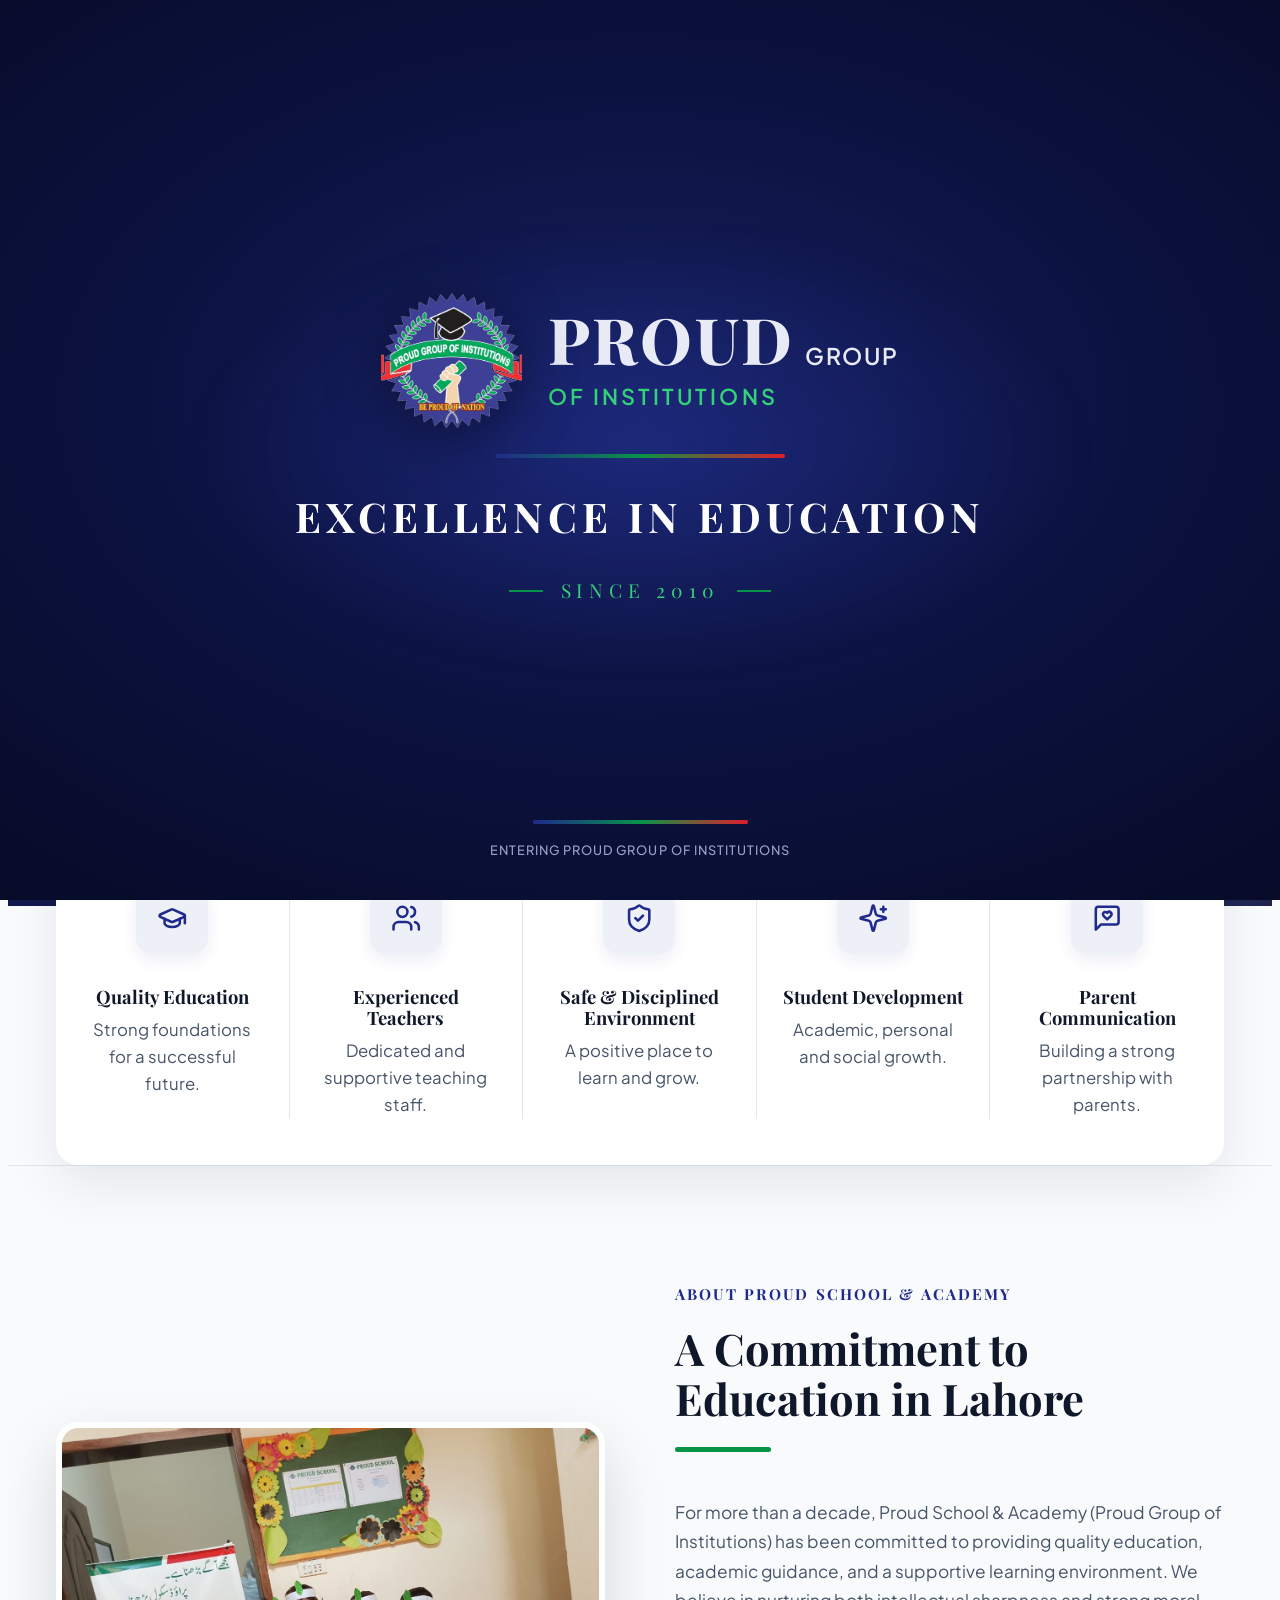
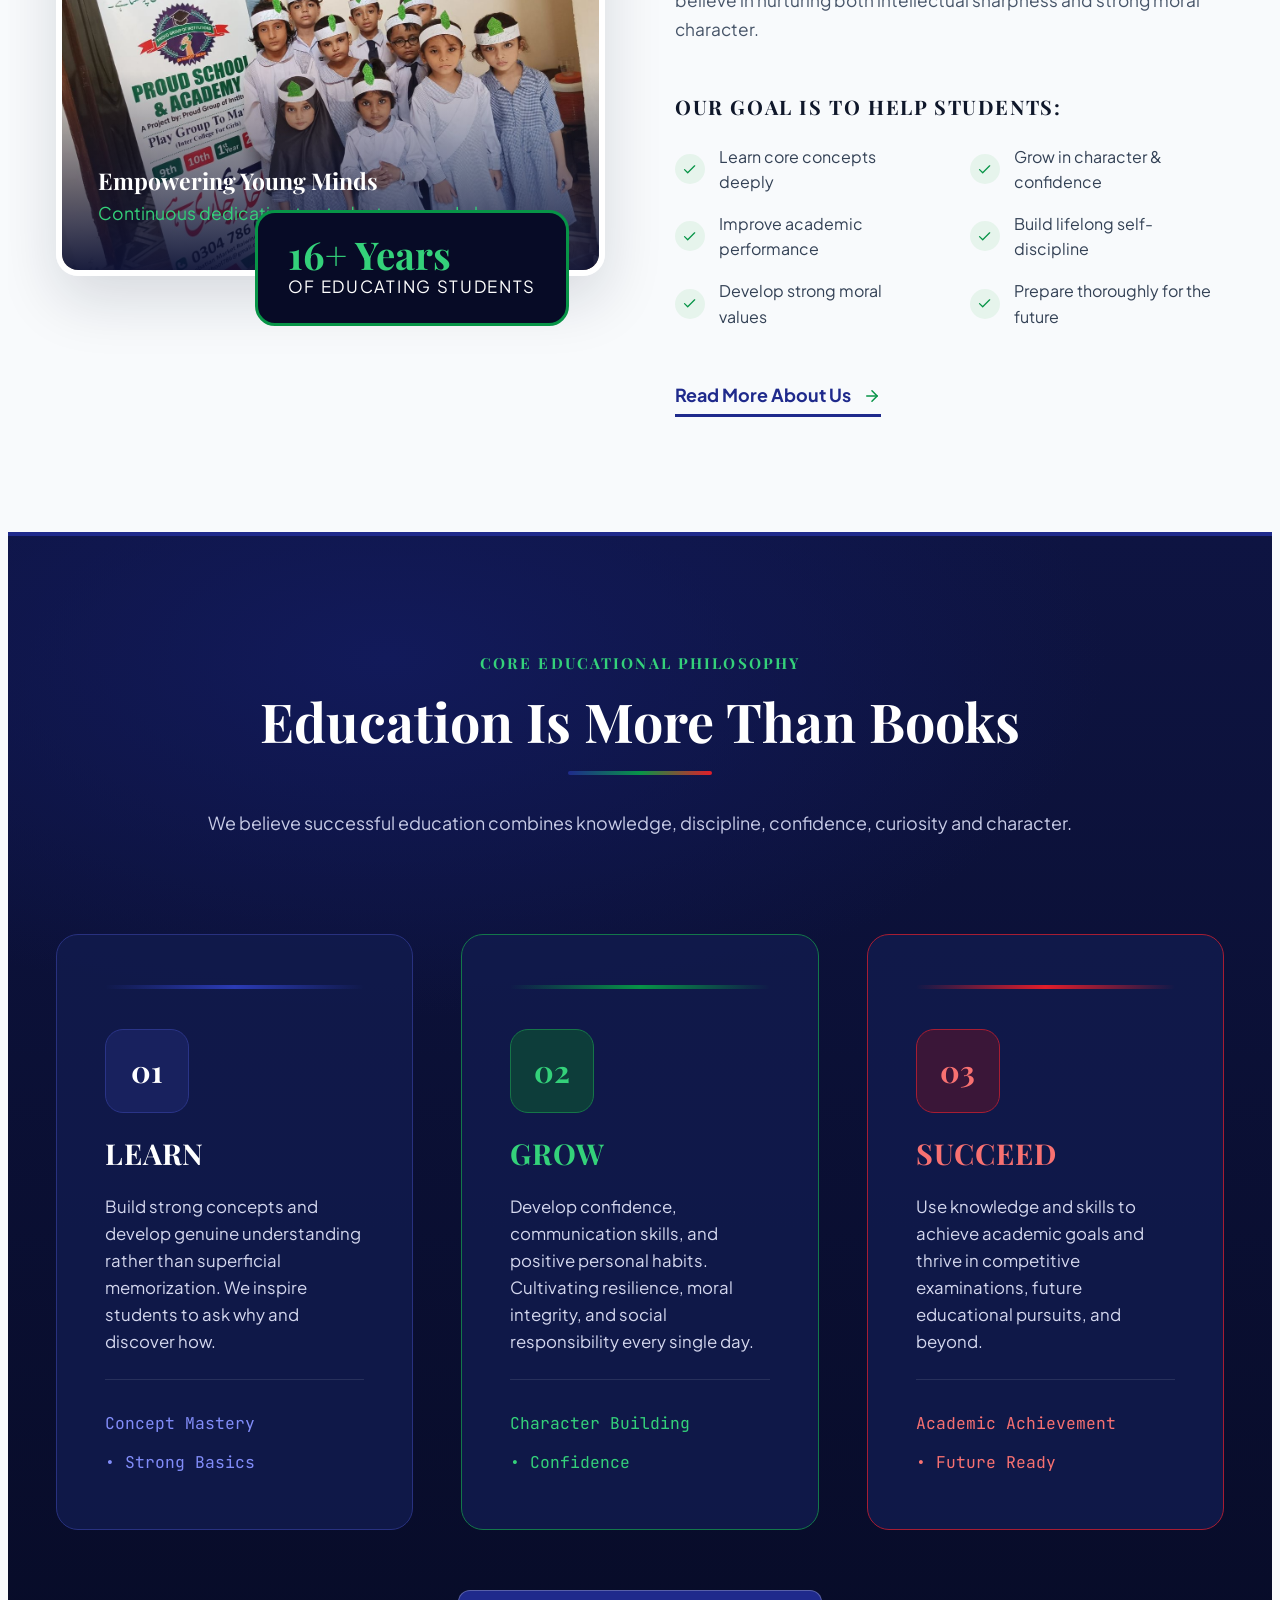
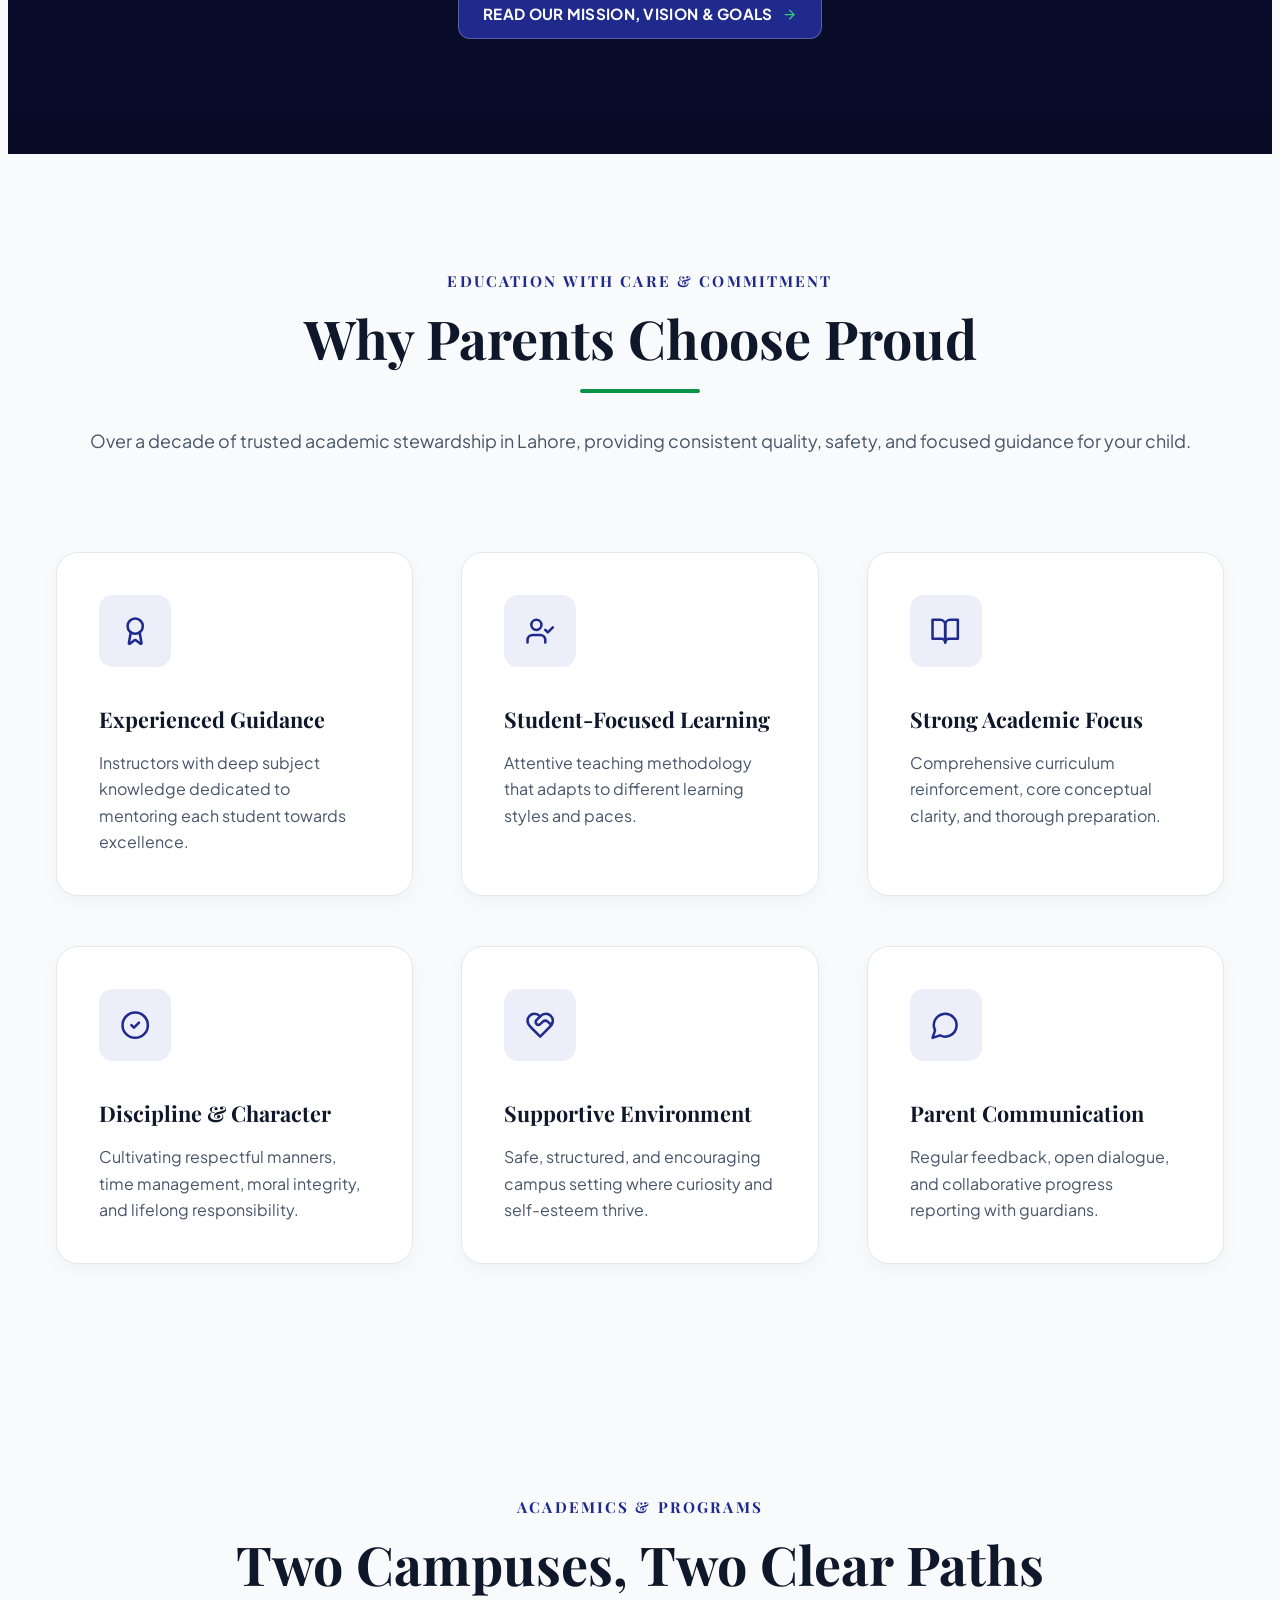
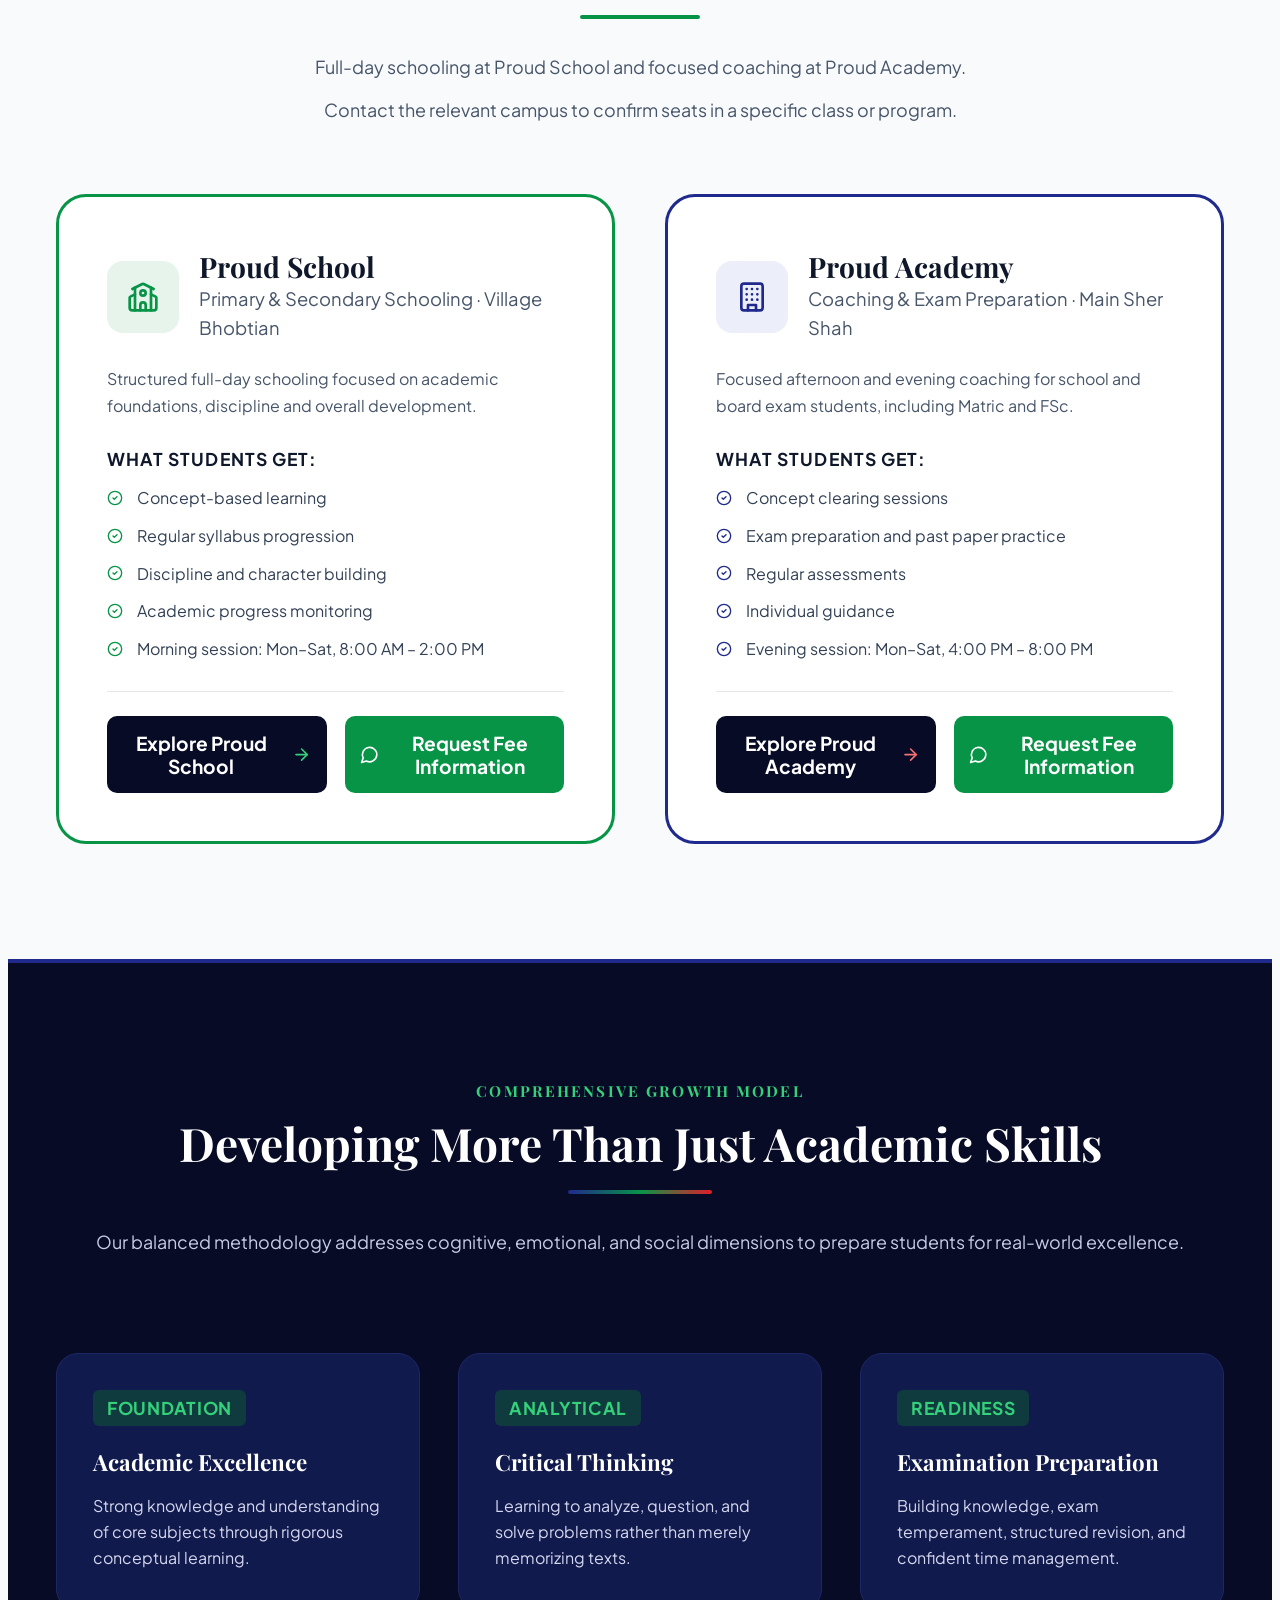
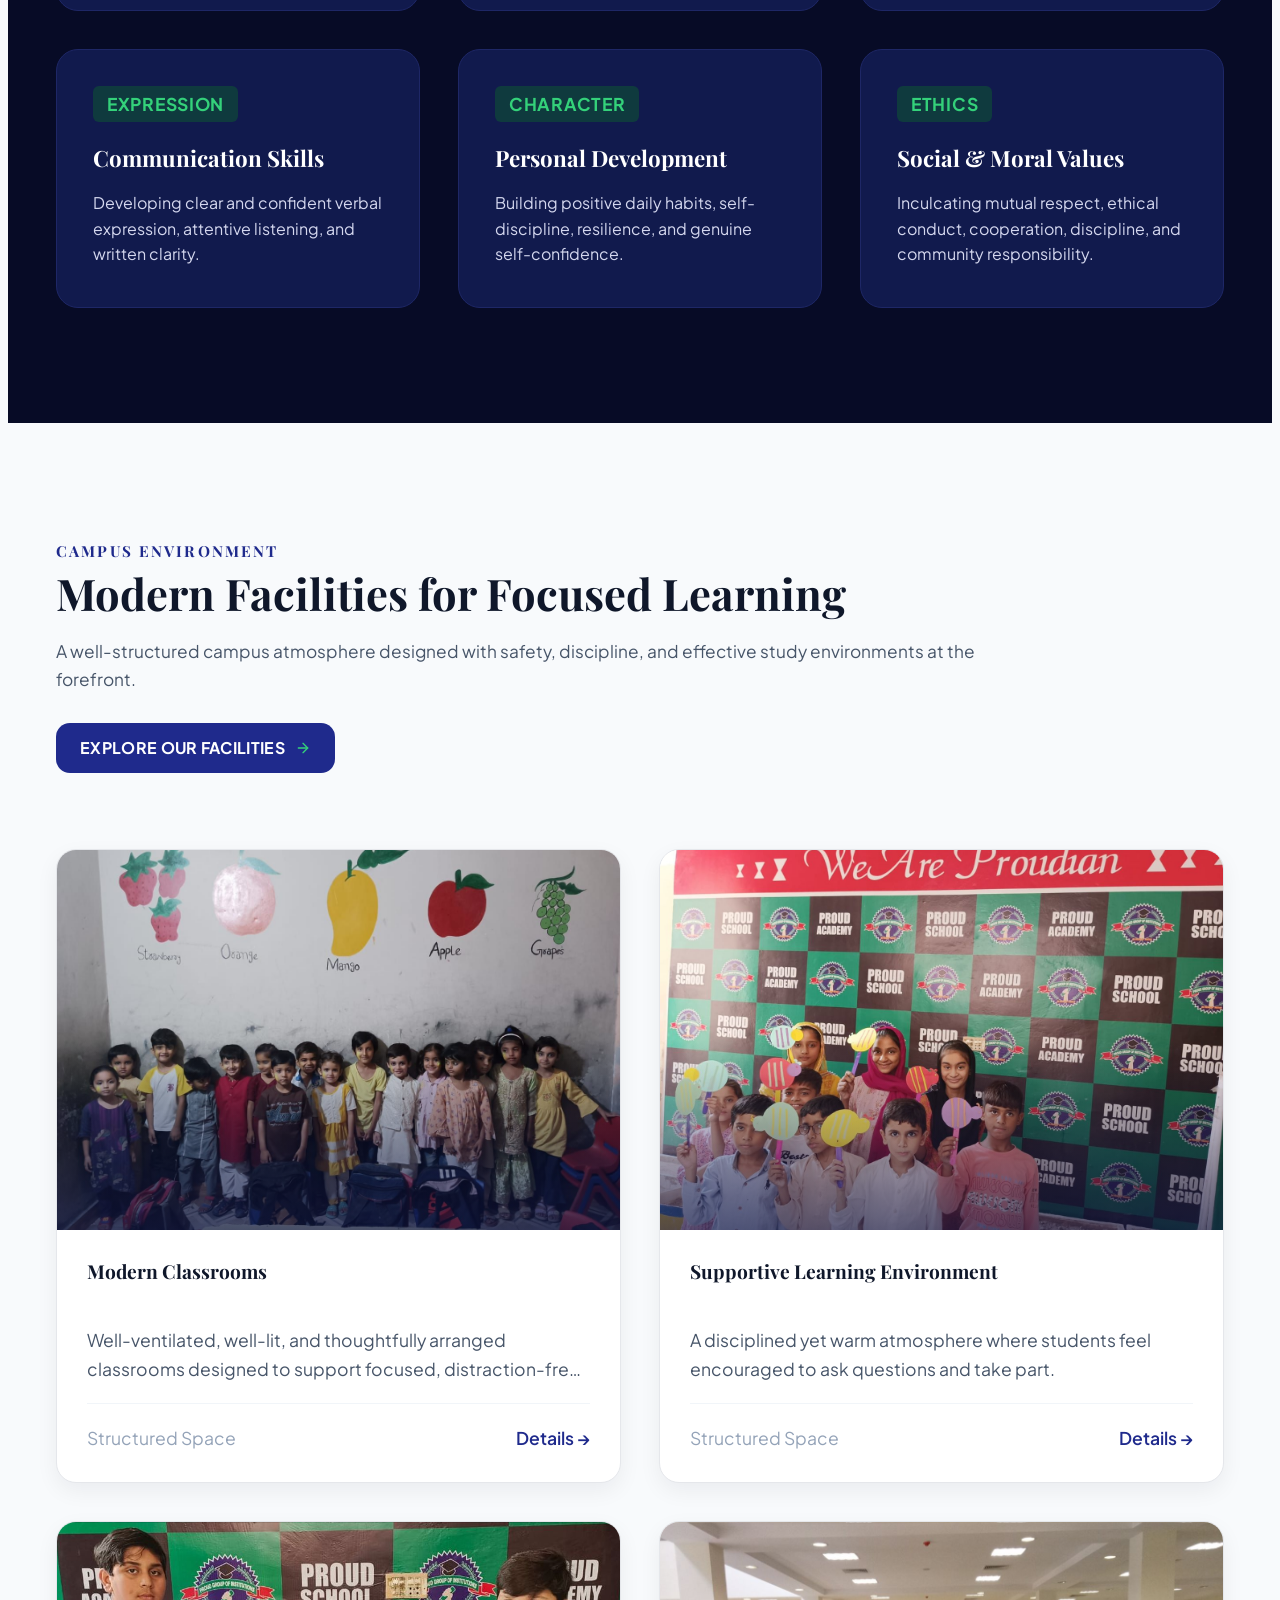
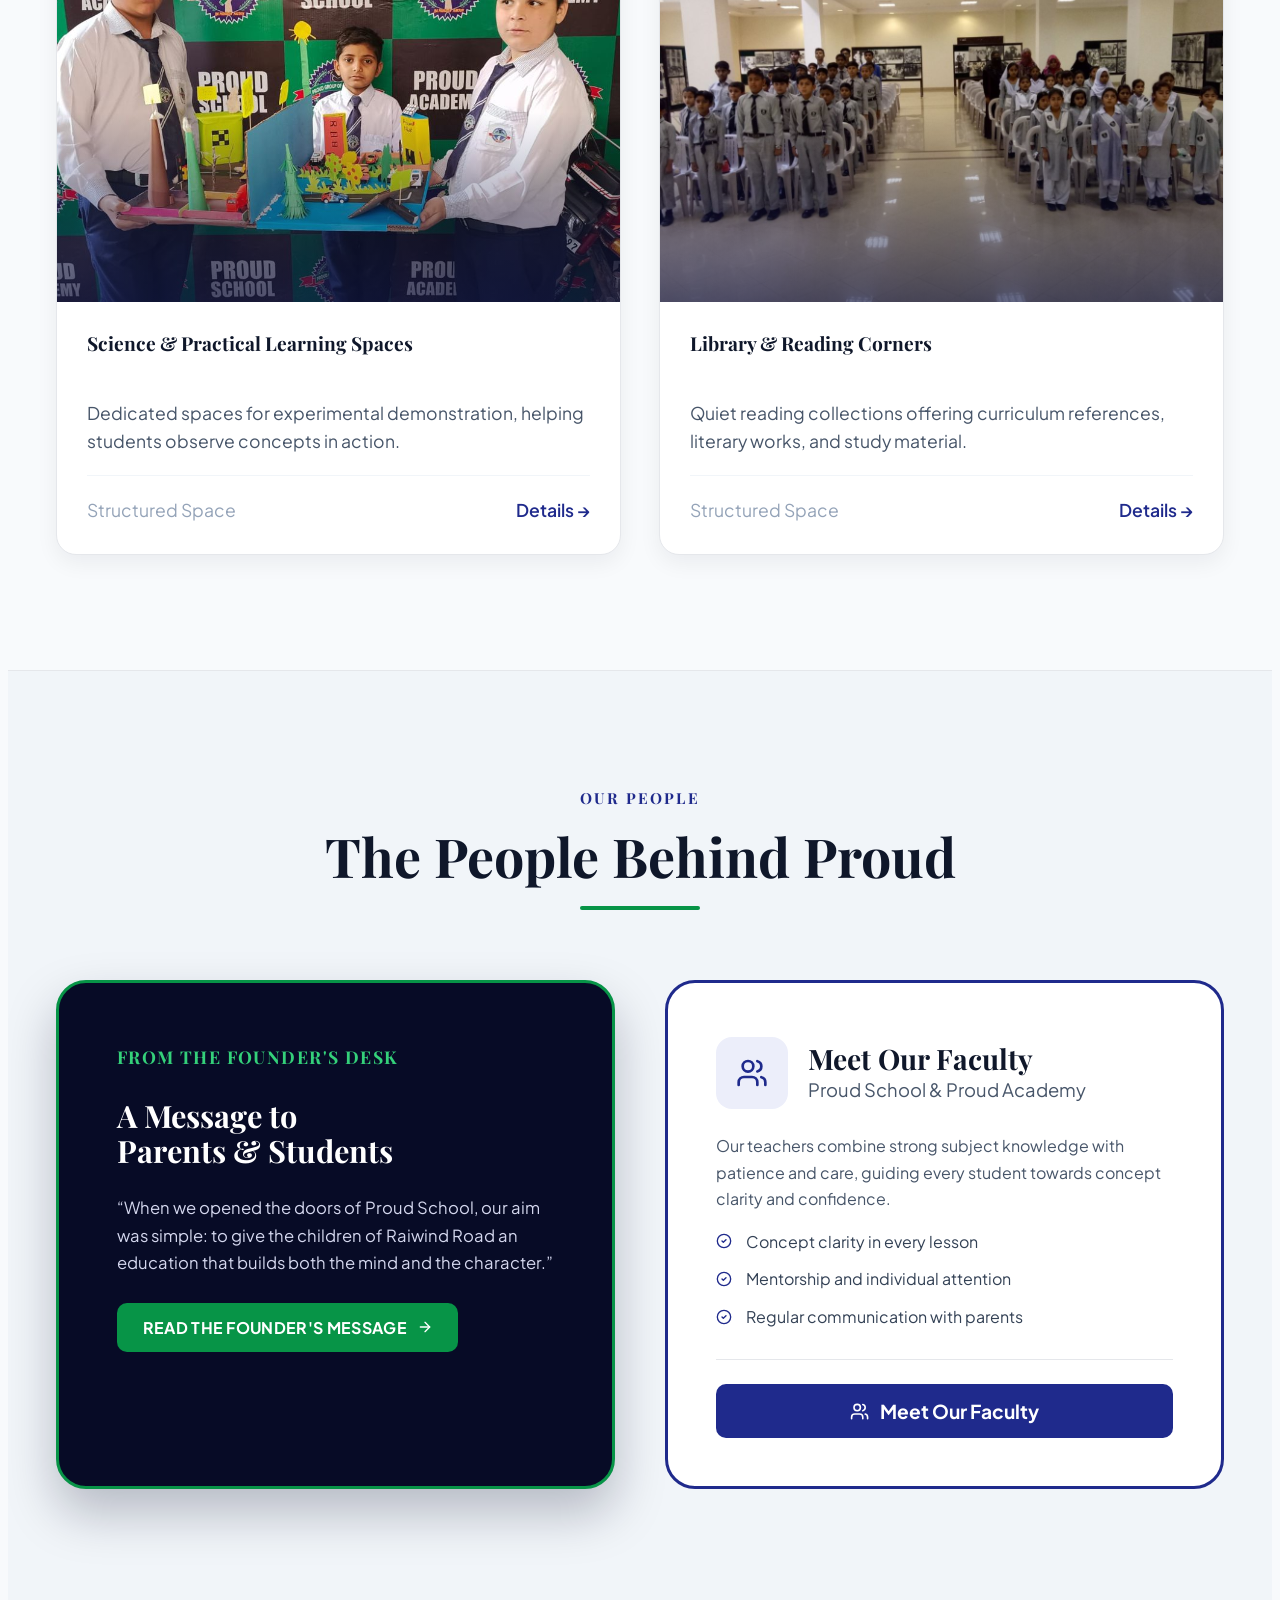
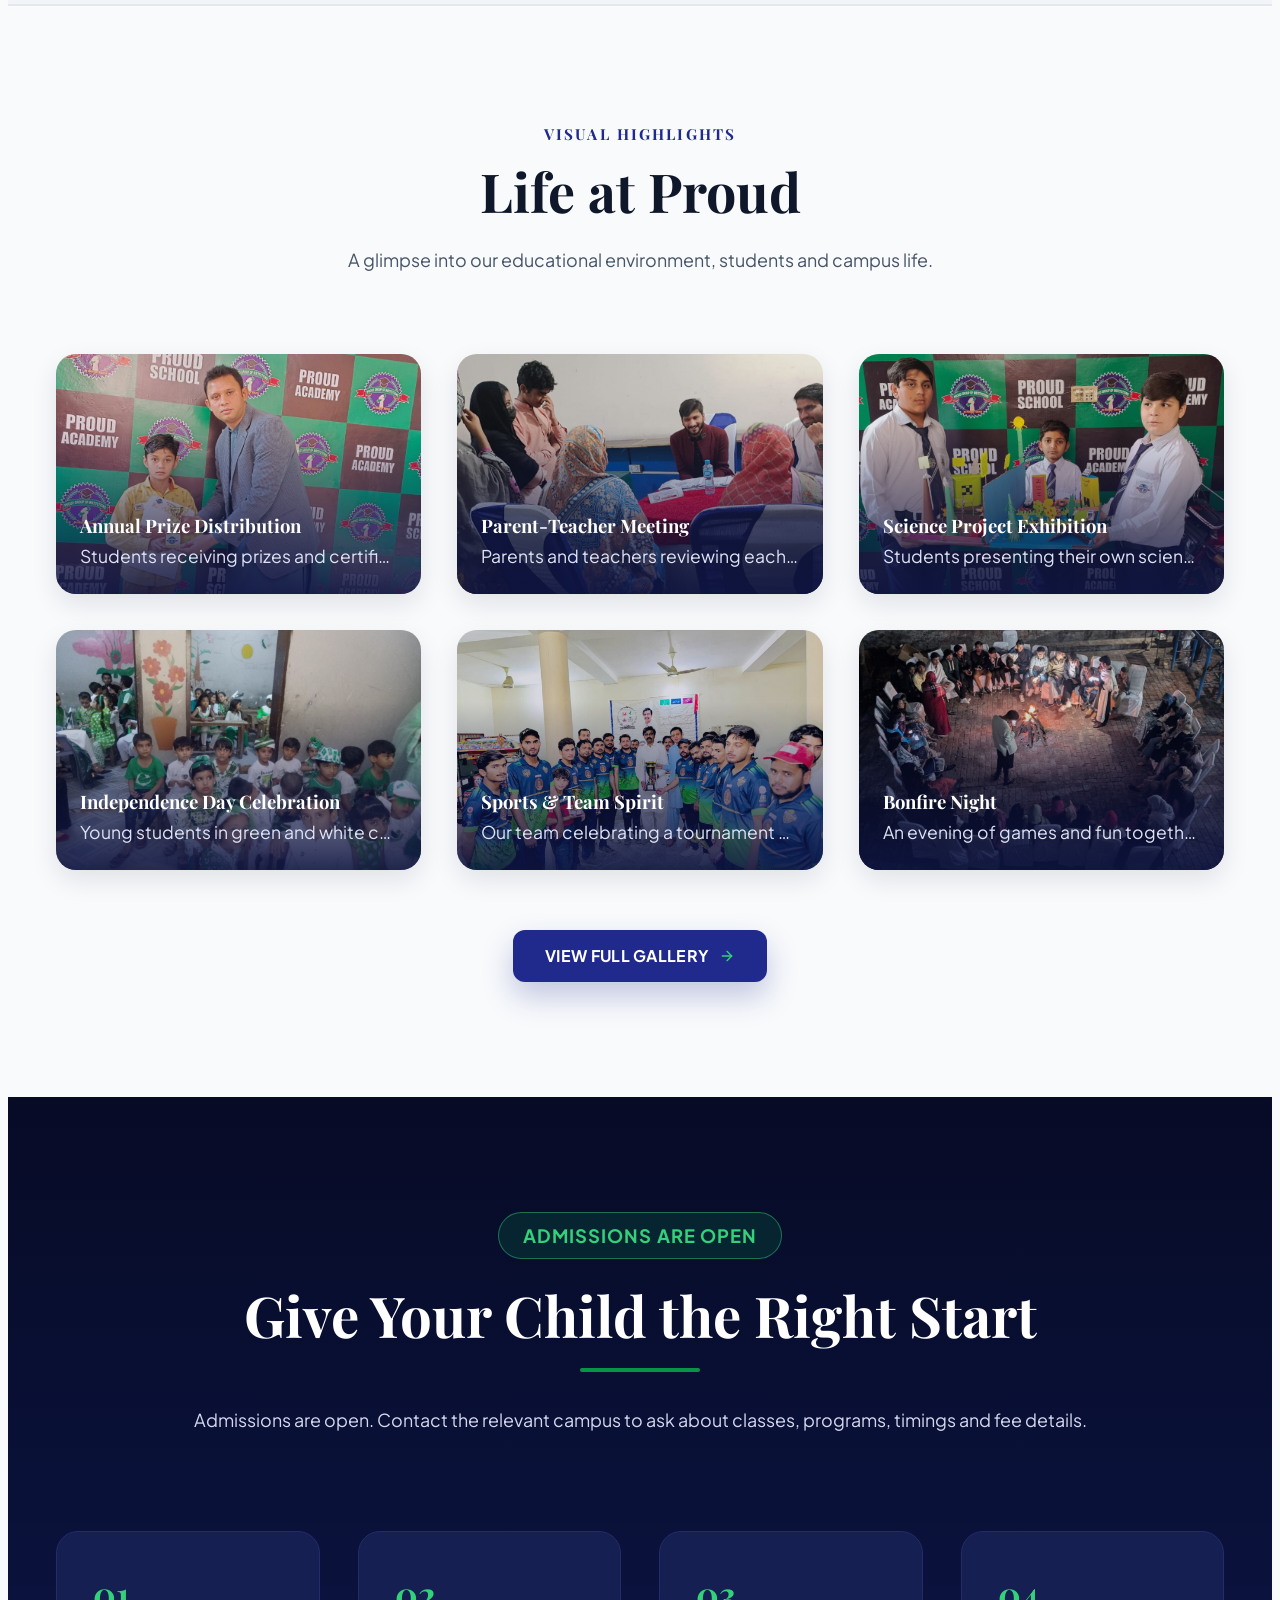
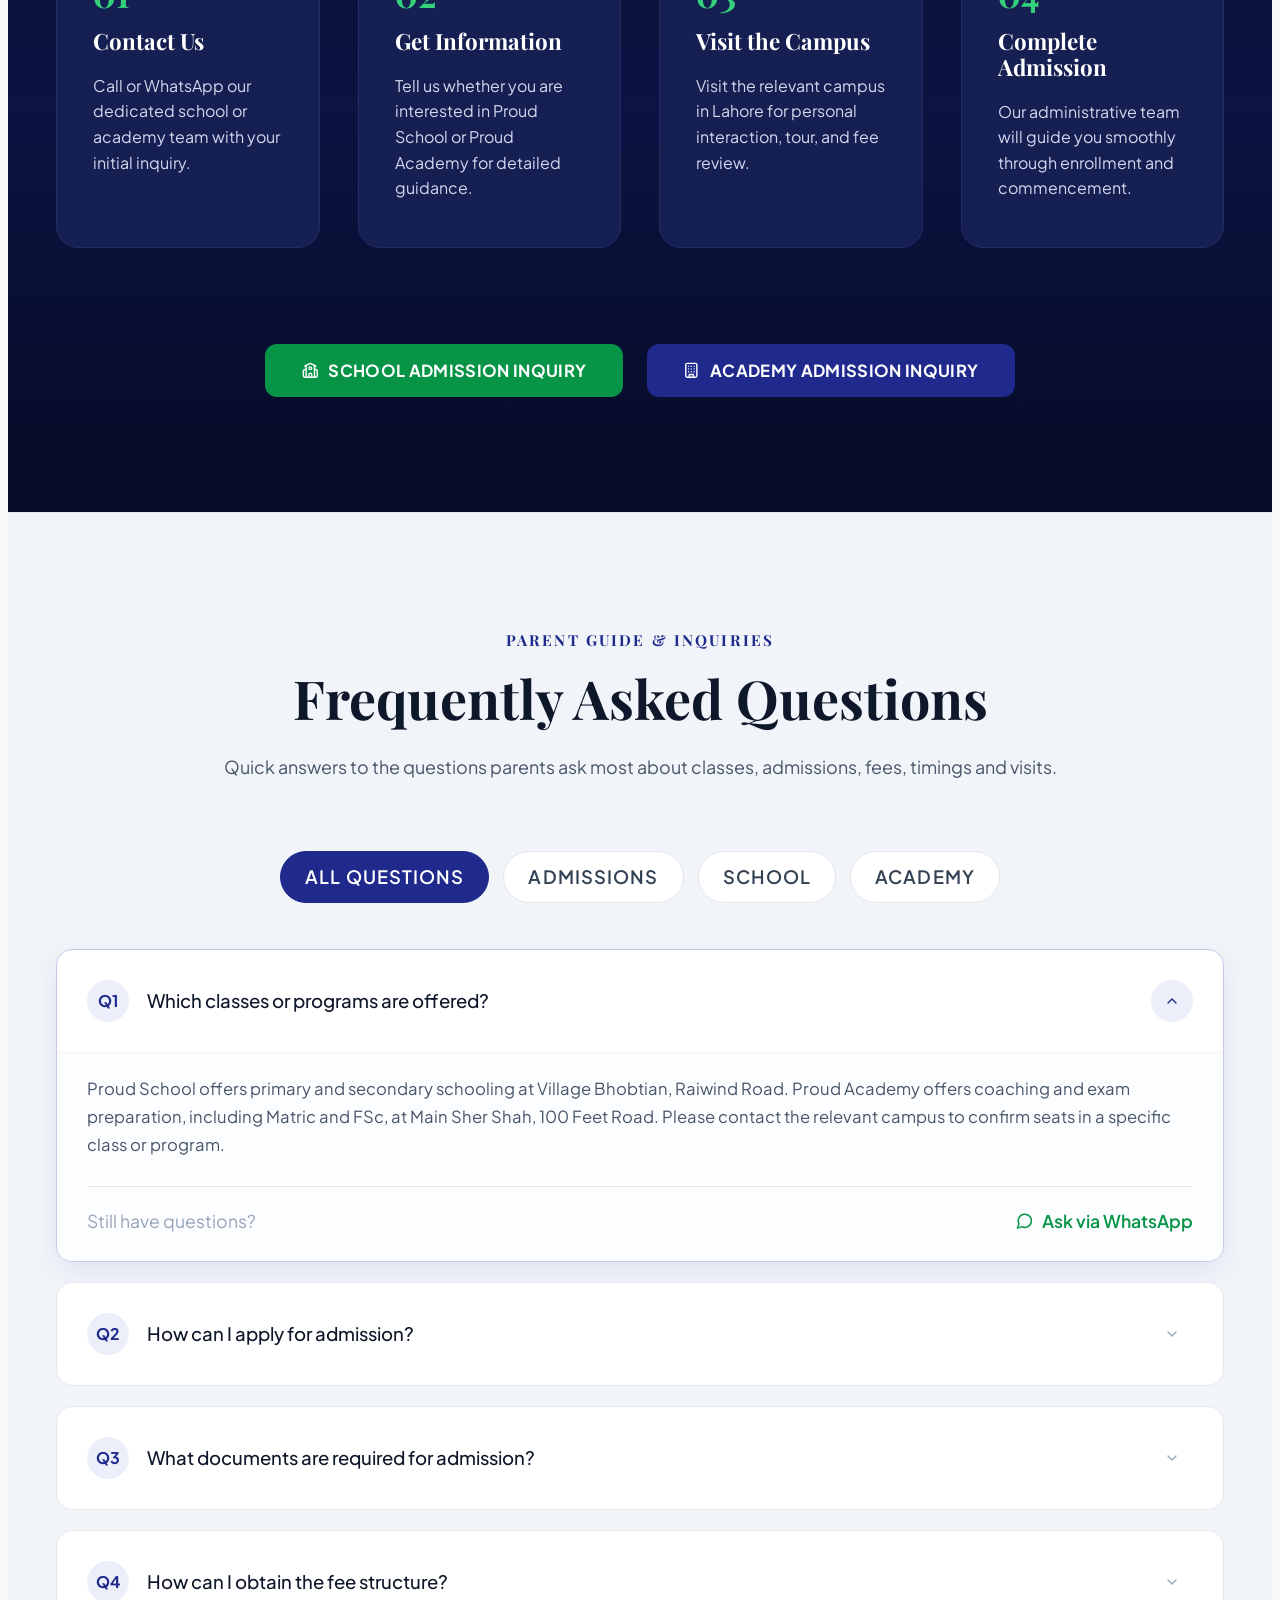
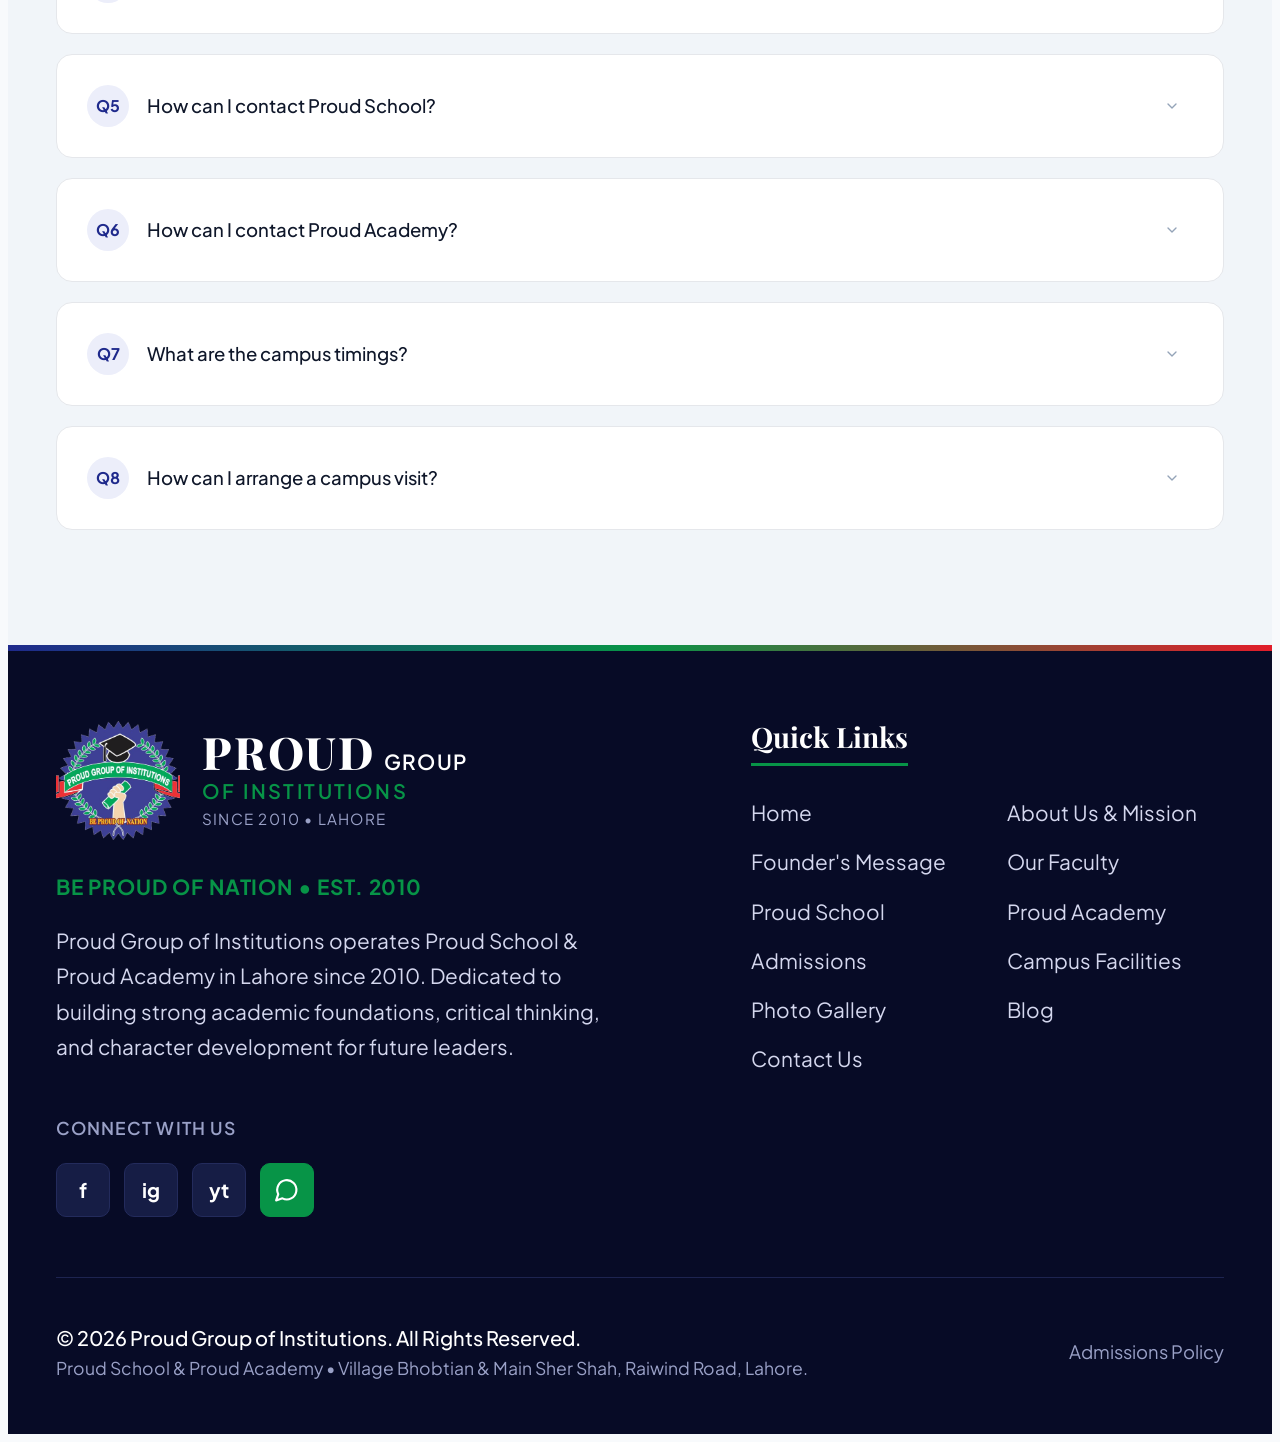
<file: index.html>
<!doctype html>
<html lang="en">
<head>
<meta charset="utf-8">
<meta name="viewport" content="width=device-width, initial-scale=1, viewport-fit=cover">
<title>Proud School &amp; Academy | School &amp; Coaching Academy on Raiwind Road, Lahore</title>
<meta name="description" content="Proud School &amp; Academy on Raiwind Road, Lahore: a primary &amp; secondary school in Village Bhobtian and a Matric &amp; FSc coaching academy in Main Sher Shah. Admissions 2026-27 open.">
<link rel="canonical" href="https://proud-school-academy.vercel.app/">
<meta property="og:type" content="website">
<meta property="og:site_name" content="Proud School &amp; Academy">
<meta property="og:title" content="Proud School &amp; Academy | School &amp; Coaching Academy on Raiwind Road, Lahore">
<meta property="og:description" content="Proud School &amp; Academy on Raiwind Road, Lahore: a primary &amp; secondary school in Village Bhobtian and a Matric &amp; FSc coaching academy in Main Sher Shah. Admissions 2026-27 open.">
<meta property="og:url" content="https://proud-school-academy.vercel.app/">
<meta property="og:image" content="https://proud-school-academy.vercel.app/img/p-school-banner.jpg">
<meta property="og:locale" content="en_PK">
<meta name="twitter:card" content="summary_large_image">
<script type="application/ld+json">{"@context": "https://schema.org", "@graph": [{"@type": "EducationalOrganization", "@id": "https://proud-school-academy.vercel.app/#org", "name": "Proud Group of Institutions", "alternateName": ["Proud School & Academy", "Proud School and Academy"], "url": "https://proud-school-academy.vercel.app/", "logo": "https://proud-school-academy.vercel.app/img/logo.png", "foundingDate": "2010", "slogan": "Be Proud of Nation", "areaServed": {"@type": "City", "name": "Lahore"}, "subOrganization": [{"@id": "https://proud-school-academy.vercel.app/proud-school.html#school"}, {"@id": "https://proud-school-academy.vercel.app/proud-academy.html#academy"}]}, {"@type": "School", "@id": "https://proud-school-academy.vercel.app/proud-school.html#school", "name": "Proud School", "description": "Primary and secondary school on Raiwind Road, Lahore", "url": "https://proud-school-academy.vercel.app/proud-school.html", "telephone": "+923047860046", "address": {"@type": "PostalAddress", "streetAddress": "Village Bhobtian, Raiwind Road", "addressLocality": "Lahore", "addressRegion": "Punjab", "addressCountry": "PK"}, "parentOrganization": {"@id": "https://proud-school-academy.vercel.app/#org"}, "openingHoursSpecification": [{"@type": "OpeningHoursSpecification", "dayOfWeek": ["Monday", "Tuesday", "Wednesday", "Thursday", "Friday", "Saturday"], "opens": "08:00", "closes": "14:00"}]}, {"@type": "EducationalOrganization", "@id": "https://proud-school-academy.vercel.app/proud-academy.html#academy", "name": "Proud Academy", "description": "Matric, FSc and subject coaching academy on Raiwind Road, Lahore", "url": "https://proud-school-academy.vercel.app/proud-academy.html", "telephone": "+923037860046", "address": {"@type": "PostalAddress", "streetAddress": "Main Sher Shah, 100 Feet Road, Raiwind Road", "addressLocality": "Lahore", "addressRegion": "Punjab", "addressCountry": "PK"}, "parentOrganization": {"@id": "https://proud-school-academy.vercel.app/#org"}, "openingHoursSpecification": [{"@type": "OpeningHoursSpecification", "dayOfWeek": ["Monday", "Tuesday", "Wednesday", "Thursday", "Friday", "Saturday"], "opens": "16:00", "closes": "20:00"}]}, {"@type": "WebPage", "@id": "https://proud-school-academy.vercel.app/#webpage", "url": "https://proud-school-academy.vercel.app/", "name": "Proud School & Academy | School & Coaching Academy on Raiwind Road, Lahore", "description": "Proud School & Academy on Raiwind Road, Lahore: a primary & secondary school in Village Bhobtian and a Matric & FSc coaching academy in Main Sher Shah. Admissions 2026-27 open.", "isPartOf": {"@id": "https://proud-school-academy.vercel.app/#org"}, "inLanguage": "en"}, {"@type": "FAQPage", "mainEntity": [{"@type": "Question", "name": "Which classes or programs are offered?", "acceptedAnswer": {"@type": "Answer", "text": "Proud School offers primary and secondary schooling at Village Bhobtian, Raiwind Road. Proud Academy offers coaching and exam preparation, including Matric and FSc, at Main Sher Shah, 100 Feet Road. Please contact the relevant campus to confirm seats in a specific class or program."}}, {"@type": "Question", "name": "How can I apply for admission?", "acceptedAnswer": {"@type": "Answer", "text": "Start by calling or sending a WhatsApp message to the relevant campus (+92 304 7860046 for Proud School, +92 303 7860046 for Proud Academy), or send the admission inquiry form on this website. The campus team will guide you on the next steps and a campus visit."}}, {"@type": "Question", "name": "What documents are required for admission?", "acceptedAnswer": {"@type": "Answer", "text": "For Proud School, parents are typically asked for the student's Birth Certificate or B-Form copy, a parent or guardian CNIC copy, recent passport size photographs and the previous school report card or leaving certificate (if applicable). Proud Academy typically asks for a registration form, parent contact details, subject and batch preferences, and a copy of current class enrollment or the last marks sheet. Please confirm the exact list with the campus."}}, {"@type": "Question", "name": "How can I obtain the fee structure?", "acceptedAnswer": {"@type": "Answer", "text": "Fees are not published on the website. Fee details depend on the class or program and are shared directly by each campus. Call or WhatsApp Proud School (+92 304 7860046) or Proud Academy (+92 303 7860046) to request fee information."}}, {"@type": "Question", "name": "How can I contact Proud School?", "acceptedAnswer": {"@type": "Answer", "text": "Call or WhatsApp Proud School on +92 304 7860046. The campus is at Village Bhobtian, Raiwind Road, Lahore."}}, {"@type": "Question", "name": "How can I contact Proud Academy?", "acceptedAnswer": {"@type": "Answer", "text": "Call or WhatsApp Proud Academy on +92 303 7860046. The academy is at Main Sher Shah, 100 Feet Road, Raiwind Road, Lahore."}}, {"@type": "Question", "name": "What are the campus timings?", "acceptedAnswer": {"@type": "Answer", "text": "Proud School: Monday to Saturday, 8:00 AM to 2:00 PM. Proud Academy: Monday to Saturday, 4:00 PM to 8:00 PM."}}, {"@type": "Question", "name": "How can I arrange a campus visit?", "acceptedAnswer": {"@type": "Answer", "text": "Call or send a WhatsApp message to the campus you want to visit, and the team will suggest a suitable time during campus hours. Directions to both campuses are on the Contact page."}}]}]}</script>
<meta name="claude:viewport-fit-sides" content="cover">
</head>
<body>
<link rel="preconnect" href="https://fonts.googleapis.com"><link rel="preconnect" href="https://fonts.gstatic.com" crossorigin><link rel="stylesheet" href="https://fonts.googleapis.com/css2?family=Playfair+Display:wght@600;700;800&family=Plus+Jakarta+Sans:wght@400;500;600;700;800&family=JetBrains+Mono:wght@400;500;700&family=Amiri:wght@700&display=swap">
<link rel="stylesheet" href="styles.css">
<div class="intro" id="intro" aria-hidden="true">
  <script>try{if(sessionStorage.getItem('proudIntroSeen')){document.getElementById('intro').remove()}else{document.documentElement.classList.add('intro-on')}}catch(e){document.documentElement.classList.add('intro-on')}</script>
  <div class="glow"></div><span class="dot r" style="left:23%;top:58%;animation-delay:2.60s"></span><span class="dot " style="left:72%;top:20%;animation-delay:1.46s"></span><span class="dot " style="left:68%;top:35%;animation-delay:0.15s"></span><span class="dot " style="left:57%;top:16%;animation-delay:0.96s"></span><span class="dot " style="left:11%;top:80%;animation-delay:0.50s"></span><span class="dot b" style="left:84%;top:88%;animation-delay:2.33s"></span><span class="dot " style="left:77%;top:82%;animation-delay:1.59s"></span><span class="dot b" style="left:9%;top:79%;animation-delay:3.43s"></span><span class="dot r" style="left:57%;top:26%;animation-delay:2.16s"></span><span class="dot r" style="left:75%;top:31%;animation-delay:0.41s"></span><span class="dot b" style="left:51%;top:20%;animation-delay:2.19s"></span><span class="dot " style="left:76%;top:15%;animation-delay:2.48s"></span><span class="dot " style="left:91%;top:76%;animation-delay:1.71s"></span><span class="dot r" style="left:63%;top:82%;animation-delay:3.69s"></span><span class="dot r" style="left:42%;top:39%;animation-delay:3.18s"></span><span class="dot b" style="left:14%;top:81%;animation-delay:1.20s"></span><span class="dot " style="left:47%;top:65%;animation-delay:1.15s"></span><span class="dot " style="left:19%;top:73%;animation-delay:1.67s"></span><span class="dot r" style="left:23%;top:70%;animation-delay:1.69s"></span><span class="dot " style="left:75%;top:81%;animation-delay:3.16s"></span><span class="dot r" style="left:47%;top:52%;animation-delay:2.38s"></span><span class="dot " style="left:12%;top:19%;animation-delay:3.78s"></span>
  <div class="core">
    <div class="lockup"><img src="img/logo.png" alt="Proud Group of Institutions logo"><div><div class="n1">PROUD<small>GROUP</small></div><div class="n2">Of Institutions</div></div></div>
    <span class="bar"></span>
    <div class="tag">Excellence in Education</div>
    <div class="since">Since 2010</div>
  </div>
  <div class="foot"><div class="prog"><i></i></div><span>Entering Proud Group of Institutions</span></div>
</div>

<div class="topbar"><div class="wrap">
  <div class="l"><span><span class="dot"></span>Serving Lahore Since 2010 • Village Bhobtian &amp; Main Sher Shah</span><span class="sep"></span><span class="lgs"><i data-i="sparkles"></i>Learn • Grow • Succeed</span></div>
  <div class="r">
    <span class="line"><span class="lab g">School:</span><a href="tel:+923047860046">+92 304 7860046</a><a class="wa-chip" href="https://wa.me/923047860046" target="_blank" rel="noopener"><i data-i="msg"></i>WA</a></span>
    <span class="mid-dot"></span>
    <span class="line"><span class="lab r">Academy:</span><a href="tel:+923037860046">+92 303 7860046</a><a class="wa-chip" href="https://wa.me/923037860046" target="_blank" rel="noopener"><i data-i="msg"></i>WA</a></span>
  </div>
</div></div>
<header class="nav" id="nav"><div class="wrap">
  <a class="brand" href="index.html" aria-label="Proud Group of Institutions home"><img src="img/logo.png" alt="Proud Group of Institutions crest"><div><div class="t1">PROUD<span class="grp">GROUP</span></div><div class="t2">Of Institutions</div><div class="t3">Since 2010 • Lahore</div></div></a>
  <nav class="menu" id="menu" aria-label="Main">
    <a href="index.html" class="active">Home</a>
    <span class="dd"><a href="about.html">About Us <i data-i="chevDown"></i></a><span class="dd-panel"><a href="about.html">About Proud</a><a href="founder.html">Founder's Message</a><a href="faculty.html">Our Faculty</a></span></span>
    <span class="dd"><a href="proud-school.html">Academics <i data-i="chevDown"></i></a><span class="dd-panel"><a href="proud-school.html">Proud School — Primary &amp; Secondary</a><a href="proud-academy.html">Proud Academy — Coaching &amp; Exam Prep</a></span></span>
    <a href="admissions.html">Admissions</a>
    <a href="facilities.html">Facilities</a>
    <a href="gallery.html">Gallery</a>
    <a href="blog.html">Blog</a>
    <a href="contact.html">Contact Us</a>
  </nav>
  <a class="btn btn-green btn-upper nav-cta" href="admissions.html"><i data-i="calCheck"></i>Admission Inquiry</a>
  <button class="burger" id="burger" aria-label="Open menu" aria-expanded="false"><i data-i="menu"></i></button>
</div></header>
<main id="top"><!-- Hero -->
<section class="hero" style="padding:0" aria-roledescription="carousel">
  <div class="slides" id="slides">
    <div class="slide on" style="background-image:url(img/about.jpg)"></div>
    <div class="slide" style="background-image:url(img/atmosphere.jpg)"></div>
    <div class="slide" style="background-image:url(img/instruction.jpg)"></div>
    <div class="slide" style="background-image:url(img/assembly.jpg)"></div>
    <div class="slide" style="background-image:url(img/library.jpg)"></div>
  </div>
  <div class="wrap">
    <span class="pill"><i data-i="sparkles"></i>Character, Discipline, Intellect &amp; Growth</span>
    <h1>Building Bright Futures Together</h1>
    <p class="sub">A trusted school and coaching academy on Raiwind Road, Lahore.<br>We believe true education develops knowledge, confidence, discipline and character.</p>
    <div class="ctas">
      <a class="btn btn-green btn-upper" href="admissions.html"><i data-i="calCheck"></i>Enquire About Admissions</a>
      <a class="btn btn-outline-blue btn-upper" href="#academics">Explore Our Programs <i data-i="arrowR"></i></a>
    </div>
  </div>
</section>

<!-- Feature strip -->
<div class="features">
  <div class="wrap">
    <div class="card">
      <div class="feat"><span class="ic"><i data-i="grad"></i></span><h3>Quality Education</h3><p>Strong foundations for a successful future.</p></div>
      <div class="feat"><span class="ic"><i data-i="users"></i></span><h3>Experienced Teachers</h3><p>Dedicated and supportive teaching staff.</p></div>
      <div class="feat"><span class="ic"><i data-i="shield"></i></span><h3>Safe &amp; Disciplined Environment</h3><p>A positive place to learn and grow.</p></div>
      <div class="feat"><span class="ic"><i data-i="sparkles"></i></span><h3>Student Development</h3><p>Academic, personal and social growth.</p></div>
      <div class="feat"><span class="ic"><i data-i="msgHeart"></i></span><h3>Parent Communication</h3><p>Building a strong partnership with parents.</p></div>
    </div>
  </div>
</div>

<!-- About -->
<section class="about" id="about">
  <div class="wrap">
    <div class="grid">
      <div class="photo" style="background-image:url(img/p-school-banner.jpg)">
        <div class="cap"><b>Empowering Young Minds</b><span>Continuous dedication to students across Lahore</span></div>
        <div class="years"><b>16+ Years</b><span>Of Educating Students</span></div>
      </div>
      <div>
        <span class="eyebrow">About Proud School &amp; Academy</span>
        <h2>A Commitment to Education in Lahore</h2>
        <div class="bar"></div>
        <p class="txt">For more than a decade, Proud School &amp; Academy (Proud Group of Institutions) has been committed to providing quality education, academic guidance, and a supportive learning environment. We believe in nurturing both intellectual sharpness and strong moral character.</p>
        <h4>Our goal is to help students:</h4>
        <ul class="checks">
          <li><span class="ck"><i data-i="check"></i></span>Learn core concepts deeply</li>
          <li><span class="ck"><i data-i="check"></i></span>Grow in character &amp; confidence</li>
          <li><span class="ck"><i data-i="check"></i></span>Improve academic performance</li>
          <li><span class="ck"><i data-i="check"></i></span>Build lifelong self-discipline</li>
          <li><span class="ck"><i data-i="check"></i></span>Develop strong moral values</li>
          <li><span class="ck"><i data-i="check"></i></span>Prepare thoroughly for the future</li>
        </ul>
        <a class="readmore" href="about.html">Read More About Us <i data-i="arrowR"></i></a>
      </div>
    </div>
  </div>
</section>

<!-- Philosophy -->
<section class="dark" id="philosophy">
  <div class="wrap">
    <div class="sec-head">
      <span class="eyebrow mint">Core Educational Philosophy</span>
      <h2>Education Is More Than Books</h2>
      <span class="rule"></span>
      <p class="lead">We believe successful education combines knowledge, discipline, confidence, curiosity and character.</p>
    </div>
    <div class="phil-grid">
      <article class="phil b"><div class="glow"></div><span class="n">01</span><h3>LEARN</h3><p>Build strong concepts and develop genuine understanding rather than superficial memorization. We inspire students to ask why and discover how.</p><div class="tags"><span>Concept Mastery</span><span>• Strong Basics</span></div></article>
      <article class="phil g"><div class="glow"></div><span class="n">02</span><h3>GROW</h3><p>Develop confidence, communication skills, and positive personal habits. Cultivating resilience, moral integrity, and social responsibility every single day.</p><div class="tags"><span>Character Building</span><span>• Confidence</span></div></article>
      <article class="phil r"><div class="glow"></div><span class="n">03</span><h3>SUCCEED</h3><p>Use knowledge and skills to achieve academic goals and thrive in competitive examinations, future educational pursuits, and beyond.</p><div class="tags"><span>Academic Achievement</span><span>• Future Ready</span></div></article>
    </div>
    <div class="phil-more"><a class="btn btn-outline-blue btn-upper" href="about.html">Read Our Mission, Vision &amp; Goals <i data-i="arrowR"></i></a></div>
  </div>
</section>

<!-- Why parents -->
<section class="why">
  <div class="wrap">
    <div class="sec-head">
      <span class="eyebrow">Education with Care &amp; Commitment</span>
      <h2>Why Parents Choose Proud</h2>
      <span class="rule solid"></span>
      <p class="lead">Over a decade of trusted academic stewardship in Lahore, providing consistent quality, safety, and focused guidance for your child.</p>
    </div>
    <div class="why-grid">
      <article class="wcard"><span class="ic"><i data-i="award"></i></span><h3>Experienced Guidance</h3><p>Instructors with deep subject knowledge dedicated to mentoring each student towards excellence.</p></article>
      <article class="wcard"><span class="ic"><i data-i="userCheck"></i></span><h3>Student-Focused Learning</h3><p>Attentive teaching methodology that adapts to different learning styles and paces.</p></article>
      <article class="wcard"><span class="ic"><i data-i="book"></i></span><h3>Strong Academic Focus</h3><p>Comprehensive curriculum reinforcement, core conceptual clarity, and thorough preparation.</p></article>
      <article class="wcard"><span class="ic"><i data-i="checkC"></i></span><h3>Discipline &amp; Character</h3><p>Cultivating respectful manners, time management, moral integrity, and lifelong responsibility.</p></article>
      <article class="wcard"><span class="ic"><i data-i="heart"></i></span><h3>Supportive Environment</h3><p>Safe, structured, and encouraging campus setting where curiosity and self-esteem thrive.</p></article>
      <article class="wcard"><span class="ic"><i data-i="msg"></i></span><h3>Parent Communication</h3><p>Regular feedback, open dialogue, and collaborative progress reporting with guardians.</p></article>
    </div>
  </div>
</section>

<!-- Academics -->
<section class="band" id="academics">
  <div class="wrap">
    <div class="sec-head">
      <span class="eyebrow">Academics &amp; Programs</span>
      <h2>Two Campuses, Two Clear Paths</h2>
      <span class="rule solid"></span>
      <p class="lead">Full-day schooling at Proud School and focused coaching at Proud Academy.</p>
      <p class="lead" style="margin-top:0">Contact the relevant campus to confirm seats in a specific class or program.</p>
    </div>
    <div class="acards" style="margin-top:70px">
      <article class="acard g">
        <div class="top"><span class="ic"><i data-i="school"></i></span><div><h3>Proud School</h3><small>Primary &amp; Secondary Schooling · Village Bhobtian</small></div></div>
        <p>Structured full-day schooling focused on academic foundations, discipline and overall development.</p>
        <h4>What Students Get:</h4>
        <ul class="req-l"><li><i data-i="checkC"></i>Concept-based learning</li><li><i data-i="checkC"></i>Regular syllabus progression</li><li><i data-i="checkC"></i>Discipline and character building</li><li><i data-i="checkC"></i>Academic progress monitoring</li><li><i data-i="checkC"></i>Morning session: Mon–Sat, 8:00 AM – 2:00 PM</li></ul>
        <div class="acts"><a class="btn btn-dark" href="proud-school.html">Explore Proud School <i data-i="arrowR"></i></a><a class="btn btn-green" href="https://wa.me/923047860046?text=Assalam%20o%20Alaikum%2C%20I%20would%20like%20fee%20details%20for%20Proud%20School.%20Class%20/%20program%3A%20" target="_blank" rel="noopener"><i data-i="msg"></i>Request Fee Information</a></div>
      </article>
      <article class="acard b">
        <div class="top"><span class="ic"><i data-i="building"></i></span><div><h3>Proud Academy</h3><small>Coaching &amp; Exam Preparation · Main Sher Shah</small></div></div>
        <p>Focused afternoon and evening coaching for school and board exam students, including Matric and FSc.</p>
        <h4>What Students Get:</h4>
        <ul class="req-l"><li><i data-i="checkC"></i>Concept clearing sessions</li><li><i data-i="checkC"></i>Exam preparation and past paper practice</li><li><i data-i="checkC"></i>Regular assessments</li><li><i data-i="checkC"></i>Individual guidance</li><li><i data-i="checkC"></i>Evening session: Mon–Sat, 4:00 PM – 8:00 PM</li></ul>
        <div class="acts"><a class="btn btn-dark" href="proud-academy.html">Explore Proud Academy <i data-i="arrowR"></i></a><a class="btn btn-green" href="https://wa.me/923037860046?text=Assalam%20o%20Alaikum%2C%20I%20would%20like%20fee%20details%20for%20Proud%20Academy.%20Class%20/%20program%3A%20" target="_blank" rel="noopener"><i data-i="msg"></i>Request Fee Information</a></div>
      </article>
    </div>
  </div>
</section>

<!-- Skills -->
<section class="skills dark" style="border-top:4px solid var(--blue)">
  <div class="wrap">
    <div class="sec-head">
      <span class="eyebrow mint">Comprehensive Growth Model</span>
      <h2>Developing More Than Just Academic Skills</h2>
      <span class="rule"></span>
      <p class="lead">Our balanced methodology addresses cognitive, emotional, and social dimensions to prepare students for real-world excellence.</p>
    </div>
    <div class="sk-grid" id="skills"></div>
  </div>
</section>

<!-- Facilities -->
<section class="fac" id="facilities">
  <div class="wrap">
    <div class="head">
      <div>
        <span class="eyebrow">Campus Environment</span>
        <h2>Modern Facilities for Focused Learning</h2>
        <p>A well-structured campus atmosphere designed with safety, discipline, and effective study environments at the forefront.</p>
      </div>
      <a class="btn btn-blue btn-upper" href="facilities.html">Explore Our Facilities <i class="arrow" data-i="arrowR"></i></a>
    </div>
    <div class="fac-grid">
      <article class="fcard"><div class="img" style="background-image:url(img/p-young-class.jpg)"></div><div class="b"><h3>Modern Classrooms</h3><p>Well-ventilated, well-lit, and thoughtfully arranged classrooms designed to support focused, distraction-free learning.</p><div class="f"><span>Structured Space</span><a href="facilities.html">Details →</a></div></div></article>
      <article class="fcard"><div class="img" style="background-image:url(img/p-we-are-proudian.jpg)"></div><div class="b"><h3>Supportive Learning Environment</h3><p>A disciplined yet warm atmosphere where students feel encouraged to ask questions and take part.</p><div class="f"><span>Structured Space</span><a href="facilities.html">Details →</a></div></div></article>
      <article class="fcard"><div class="img" style="background-image:url(img/p-science-project.jpg)"></div><div class="b"><h3>Science &amp; Practical Learning Spaces</h3><p>Dedicated spaces for experimental demonstration, helping students observe concepts in action.</p><div class="f"><span>Structured Space</span><a href="facilities.html">Details →</a></div></div></article>
      <article class="fcard"><div class="img" style="background-image:url(img/p-study-visit.jpg)"></div><div class="b"><h3>Library &amp; Reading Corners</h3><p>Quiet reading collections offering curriculum references, literary works, and study material.</p><div class="f"><span>Structured Space</span><a href="facilities.html">Details →</a></div></div></article>
    </div>
  </div>
</section>

<!-- People -->
<section class="band-2" id="people">
  <div class="wrap">
    <div class="sec-head">
      <span class="eyebrow">Our People</span>
      <h2>The People Behind Proud</h2>
      <span class="rule solid"></span>
    </div>
    <div class="acards" style="margin-top:70px">
      <article class="darkcard gb">
        <div class="k">From the Founder&#39;s Desk</div>
        <h3>A Message to Parents &amp; Students</h3>
        <p>&ldquo;When we opened the doors of Proud School, our aim was simple: to give the children of Raiwind Road an education that builds both the mind and the character.&rdquo;</p>
        <a class="btn btn-green btn-upper" href="founder.html" style="align-self:flex-start">Read the Founder&#39;s Message <i data-i="arrowR"></i></a>
      </article>
      <article class="acard b">
        <div class="top"><span class="ic"><i data-i="users"></i></span><div><h3>Meet Our Faculty</h3><small>Proud School &amp; Proud Academy</small></div></div>
        <p>Our teachers combine strong subject knowledge with patience and care, guiding every student towards concept clarity and confidence.</p>
        <ul class="req-l"><li><i data-i="checkC"></i>Concept clarity in every lesson</li><li><i data-i="checkC"></i>Mentorship and individual attention</li><li><i data-i="checkC"></i>Regular communication with parents</li></ul>
        <div class="acts"><a class="btn btn-blue" href="faculty.html"><i data-i="users"></i>Meet Our Faculty</a></div>
      </article>
    </div>
  </div>
</section>

<!-- Gallery -->
<section class="gal" id="gallery">
  <div class="wrap">
    <div class="sec-head">
      <span class="eyebrow">Visual Highlights</span>
      <h2>Life at Proud</h2>
      <p class="lead">A glimpse into our educational environment, students and campus life.</p>
    </div>
    <div class="gal-grid">
      <article class="gcard" style="background-image:url(img/p-prize-2.jpg)"><div class="cap"><h3>Annual Prize Distribution</h3><p>Students receiving prizes and certificates for their achievements.</p></div></article>
      <article class="gcard" style="background-image:url(img/p-ptm-1.jpg)"><div class="cap"><h3>Parent-Teacher Meeting</h3><p>Parents and teachers reviewing each child&#39;s progress together.</p></div></article>
      <article class="gcard" style="background-image:url(img/p-science-project.jpg)"><div class="cap"><h3>Science Project Exhibition</h3><p>Students presenting their own science projects.</p></div></article>
      <article class="gcard" style="background-image:url(img/p-independence-day-2.jpg)"><div class="cap"><h3>Independence Day Celebration</h3><p>Young students in green and white celebrating 14th August.</p></div></article>
      <article class="gcard" style="background-image:url(img/p-sports-team.jpg)"><div class="cap"><h3>Sports &amp; Team Spirit</h3><p>Our team celebrating a tournament win with their trophy.</p></div></article>
      <article class="gcard" style="background-image:url(img/p-bonfire-night.jpg)"><div class="cap"><h3>Bonfire Night</h3><p>An evening of games and fun together around the bonfire.</p></div></article>
    </div>
    <div class="more"><a class="btn btn-blue btn-upper" href="gallery.html">View Full Gallery <i class="arrow" data-i="arrowR"></i></a></div>
  </div>
</section>

<!-- Admissions -->
<section class="adm" id="admissions">
  <div class="wrap">
    <div class="sec-head">
      <span class="pill">Admissions Are Open</span>
      <h2>Give Your Child the Right Start</h2>
      <span class="rule solid"></span>
      <p class="lead" style="color:#d4d7ee">Admissions are open. Contact the relevant campus to ask about classes, programs, timings and fee details.</p>
    </div>
    <div class="steps">
      <article class="step"><span class="n">01</span><h3>Contact Us</h3><p>Call or WhatsApp our dedicated school or academy team with your initial inquiry.</p></article>
      <article class="step"><span class="n">02</span><h3>Get Information</h3><p>Tell us whether you are interested in Proud School or Proud Academy for detailed guidance.</p></article>
      <article class="step"><span class="n">03</span><h3>Visit the Campus</h3><p>Visit the relevant campus in Lahore for personal interaction, tour, and fee review.</p></article>
      <article class="step"><span class="n">04</span><h3>Complete Admission</h3><p>Our administrative team will guide you smoothly through enrollment and commencement.</p></article>
    </div>
    <div class="ctas">
      <a class="btn btn-green btn-upper" href="proud-school.html"><i data-i="school"></i>School Admission Inquiry</a>
      <a class="btn btn-blue btn-upper" href="proud-academy.html"><i data-i="building"></i>Academy Admission Inquiry</a>
    </div>
  </div>
</section>

<!-- FAQ -->
<section class="faq" id="faq">
  <div class="wrap">
    <div class="sec-head">
      <span class="eyebrow">Parent Guide &amp; Inquiries</span>
      <h2>Frequently Asked Questions</h2>
      <p class="lead">Quick answers to the questions parents ask most about classes, admissions, fees, timings and visits.</p>
    </div>
    <div class="ftabs" id="ftabs">
      <button aria-pressed="true" data-f="all">All Questions</button>
      <button aria-pressed="false" data-f="admissions">Admissions</button>
      <button aria-pressed="false" data-f="school">School</button>
      <button aria-pressed="false" data-f="academy">Academy</button>
    </div>
    <div class="qs" id="qs"></div>
  </div>
</section>
</main>

<footer><div class="wrap">
  <div class="grid">
    <div>
      <div class="fbrand"><img src="img/logo.png" alt=""><div><div class="t1">PROUD<span class="grp">GROUP</span></div><div class="t2">Of Institutions</div><div class="t3">Since 2010 • Lahore</div></div></div>
      <div class="motto">Be Proud of Nation • Est. 2010</div>
      <p class="fabout">Proud Group of Institutions operates Proud School &amp; Proud Academy in Lahore since 2010. Dedicated to building strong academic foundations, critical thinking, and character development for future leaders.</p>
      <div class="connect"><b>Connect With Us</b><div class="socials"><a href="#" aria-label="Facebook">f</a><a href="#" aria-label="Instagram">ig</a><a href="#" aria-label="YouTube">yt</a><a class="wa" href="https://wa.me/923047860046" target="_blank" rel="noopener" aria-label="WhatsApp"><i data-i="msg"></i></a></div></div>
    </div>
    <div><h4>Quick Links</h4><ul class="qlinks">
      <li><a href="index.html">Home</a></li><li><a href="about.html">About Us &amp; Mission</a></li><li><a href="founder.html">Founder's Message</a></li><li><a href="faculty.html">Our Faculty</a></li><li><a href="proud-school.html">Proud School</a></li><li><a href="proud-academy.html">Proud Academy</a></li><li><a href="admissions.html">Admissions</a></li><li><a href="facilities.html">Campus Facilities</a></li><li><a href="gallery.html">Photo Gallery</a></li><li><a href="blog.html">Blog</a></li><li><a href="contact.html">Contact Us</a></li></ul></div>
  </div>
  <div class="fbot"><div><b>© 2026 Proud Group of Institutions. All Rights Reserved.</b><p>Proud School &amp; Proud Academy • Village Bhobtian &amp; Main Sher Shah, Raiwind Road, Lahore.</p></div><div class="pol"><a href="admissions.html">Admissions Policy</a></div></div>
</div></footer>

<script>window.PAGE={"skills": [["Foundation", "01", "Academic Excellence", "Strong knowledge and understanding of core subjects through rigorous conceptual learning.", 95], ["Analytical", "02", "Critical Thinking", "Learning to analyze, question, and solve problems rather than merely memorizing texts.", 90], ["Readiness", "03", "Examination Preparation", "Building knowledge, exam temperament, structured revision, and confident time management.", 96], ["Expression", "04", "Communication Skills", "Developing clear and confident verbal expression, attentive listening, and written clarity.", 88], ["Character", "05", "Personal Development", "Building positive daily habits, self-discipline, resilience, and genuine self-confidence.", 92], ["Ethics", "06", "Social & Moral Values", "Inculcating mutual respect, ethical conduct, cooperation, discipline, and community responsibility.", 98]], "faq": [["admissions", "Which classes or programs are offered?", "Proud School offers primary and secondary schooling at Village Bhobtian, Raiwind Road. Proud Academy offers coaching and exam preparation, including Matric and FSc, at Main Sher Shah, 100 Feet Road. Please contact the relevant campus to confirm seats in a specific class or program."], ["admissions", "How can I apply for admission?", "Start by calling or sending a WhatsApp message to the relevant campus (+92 304 7860046 for Proud School, +92 303 7860046 for Proud Academy), or send the admission inquiry form on this website. The campus team will guide you on the next steps and a campus visit."], ["admissions", "What documents are required for admission?", "For Proud School, parents are typically asked for the student's Birth Certificate or B-Form copy, a parent or guardian CNIC copy, recent passport size photographs and the previous school report card or leaving certificate (if applicable). Proud Academy typically asks for a registration form, parent contact details, subject and batch preferences, and a copy of current class enrollment or the last marks sheet. Please confirm the exact list with the campus."], ["admissions", "How can I obtain the fee structure?", "Fees are not published on the website. Fee details depend on the class or program and are shared directly by each campus. Call or WhatsApp Proud School (+92 304 7860046) or Proud Academy (+92 303 7860046) to request fee information."], ["school", "How can I contact Proud School?", "Call or WhatsApp Proud School on +92 304 7860046. The campus is at Village Bhobtian, Raiwind Road, Lahore."], ["academy", "How can I contact Proud Academy?", "Call or WhatsApp Proud Academy on +92 303 7860046. The academy is at Main Sher Shah, 100 Feet Road, Raiwind Road, Lahore."], ["admissions", "What are the campus timings?", "Proud School: Monday to Saturday, 8:00 AM to 2:00 PM. Proud Academy: Monday to Saturday, 4:00 PM to 8:00 PM."], ["admissions", "How can I arrange a campus visit?", "Call or send a WhatsApp message to the campus you want to visit, and the team will suggest a suitable time during campus hours. Directions to both campuses are on the Contact page."]]};</script>
<script src="site.js"></script>
</body>
</html>
</file>
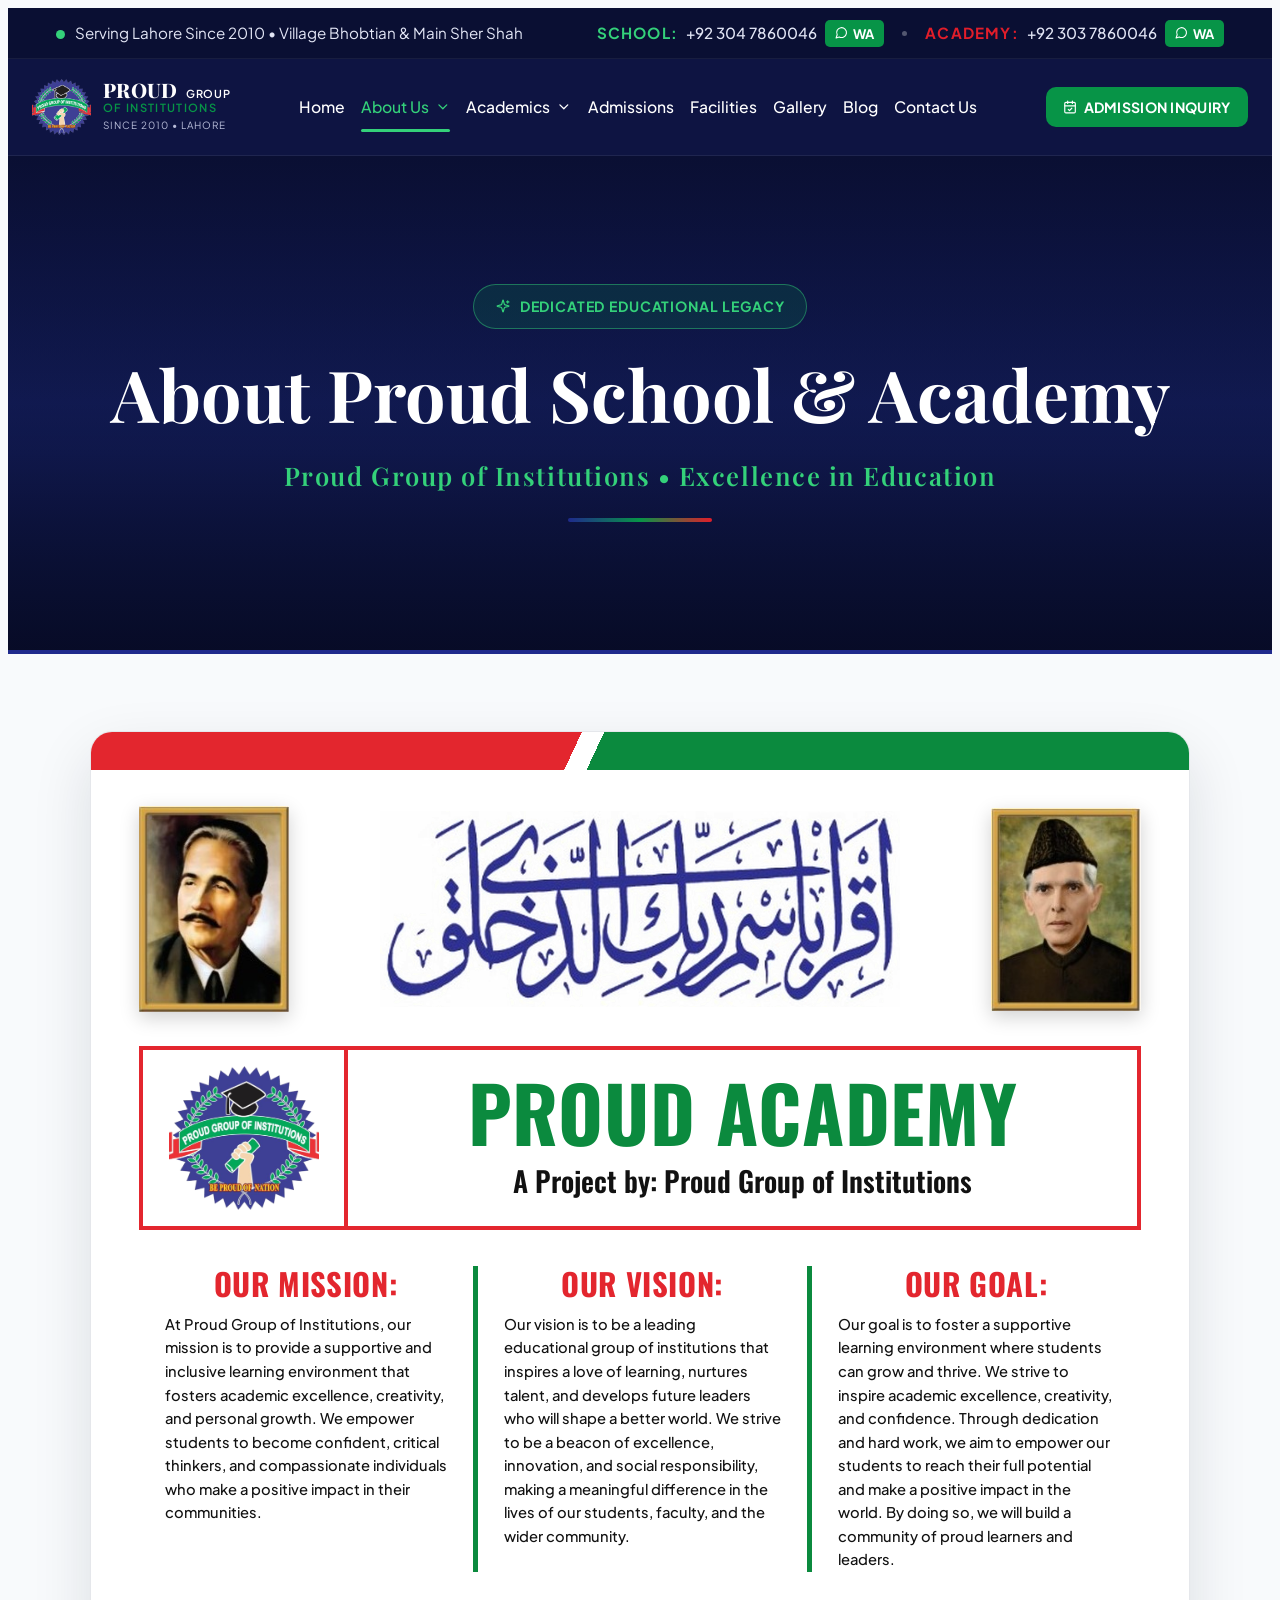
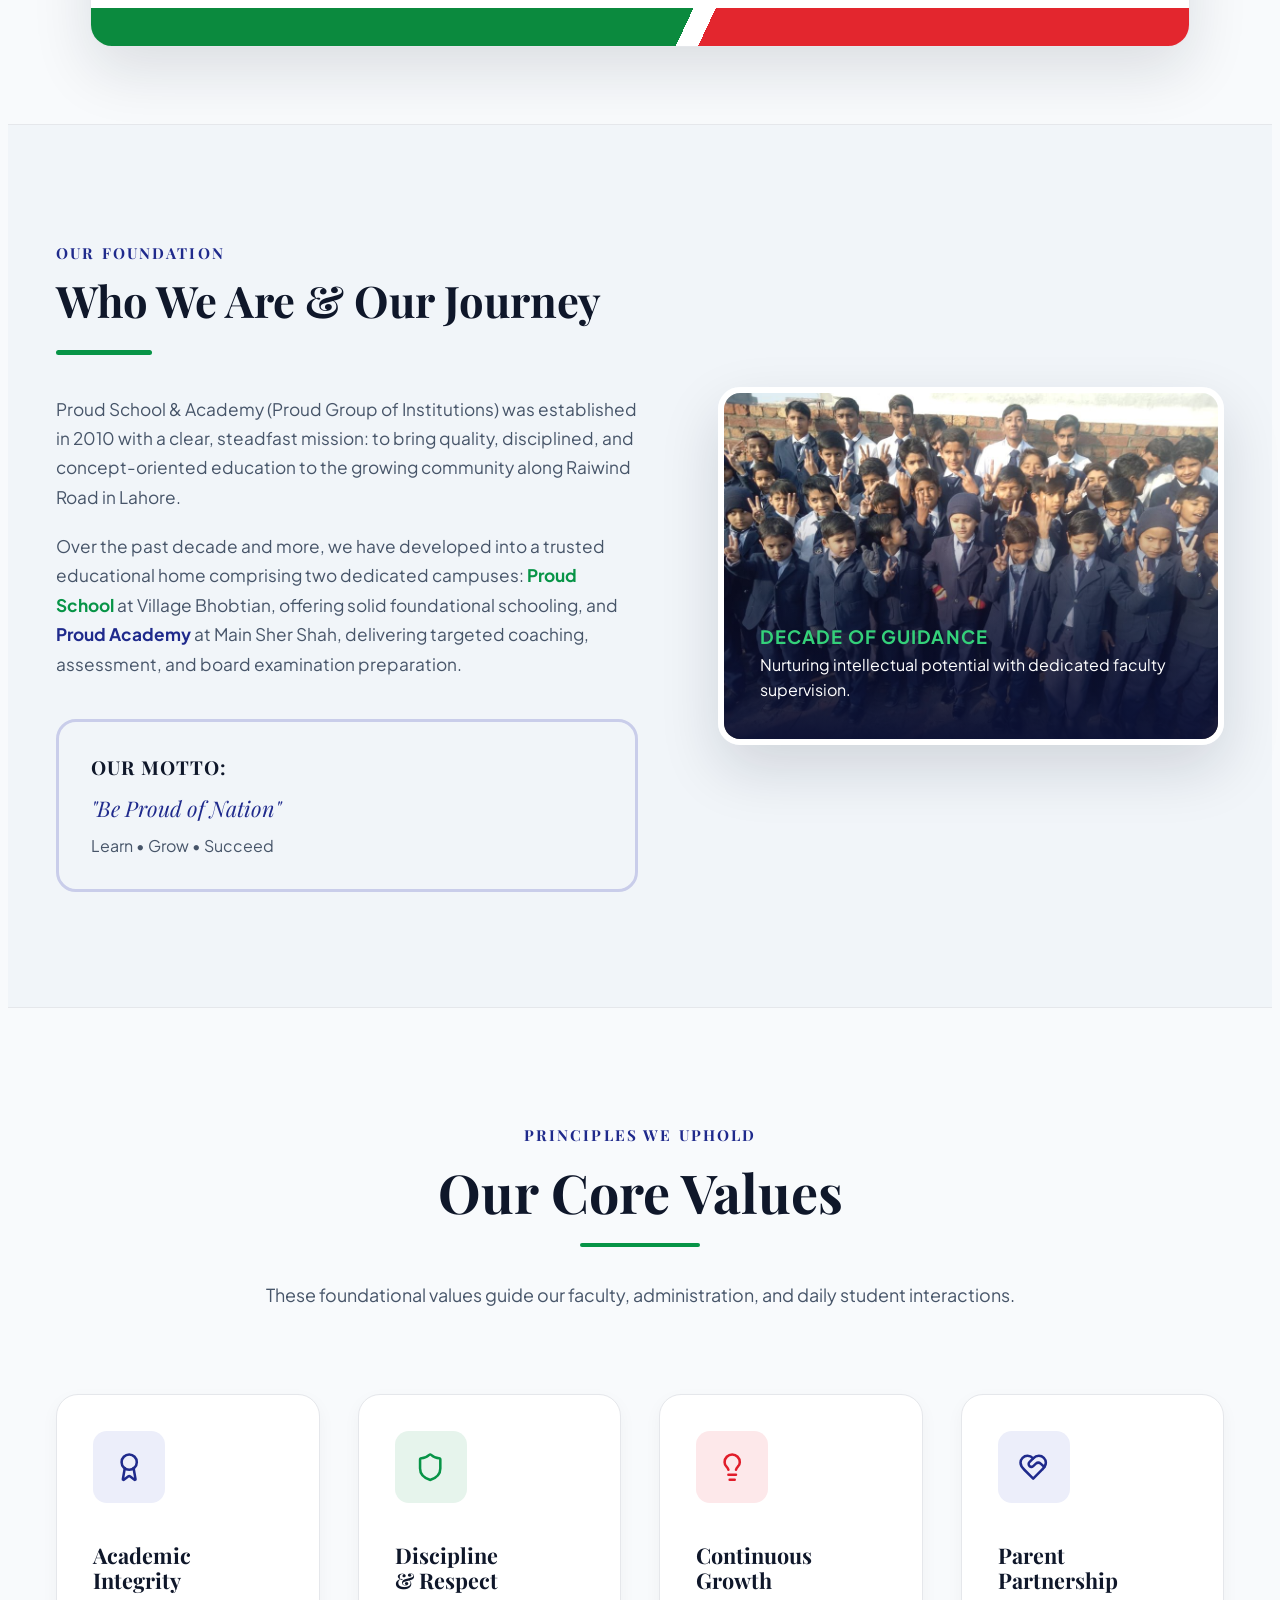
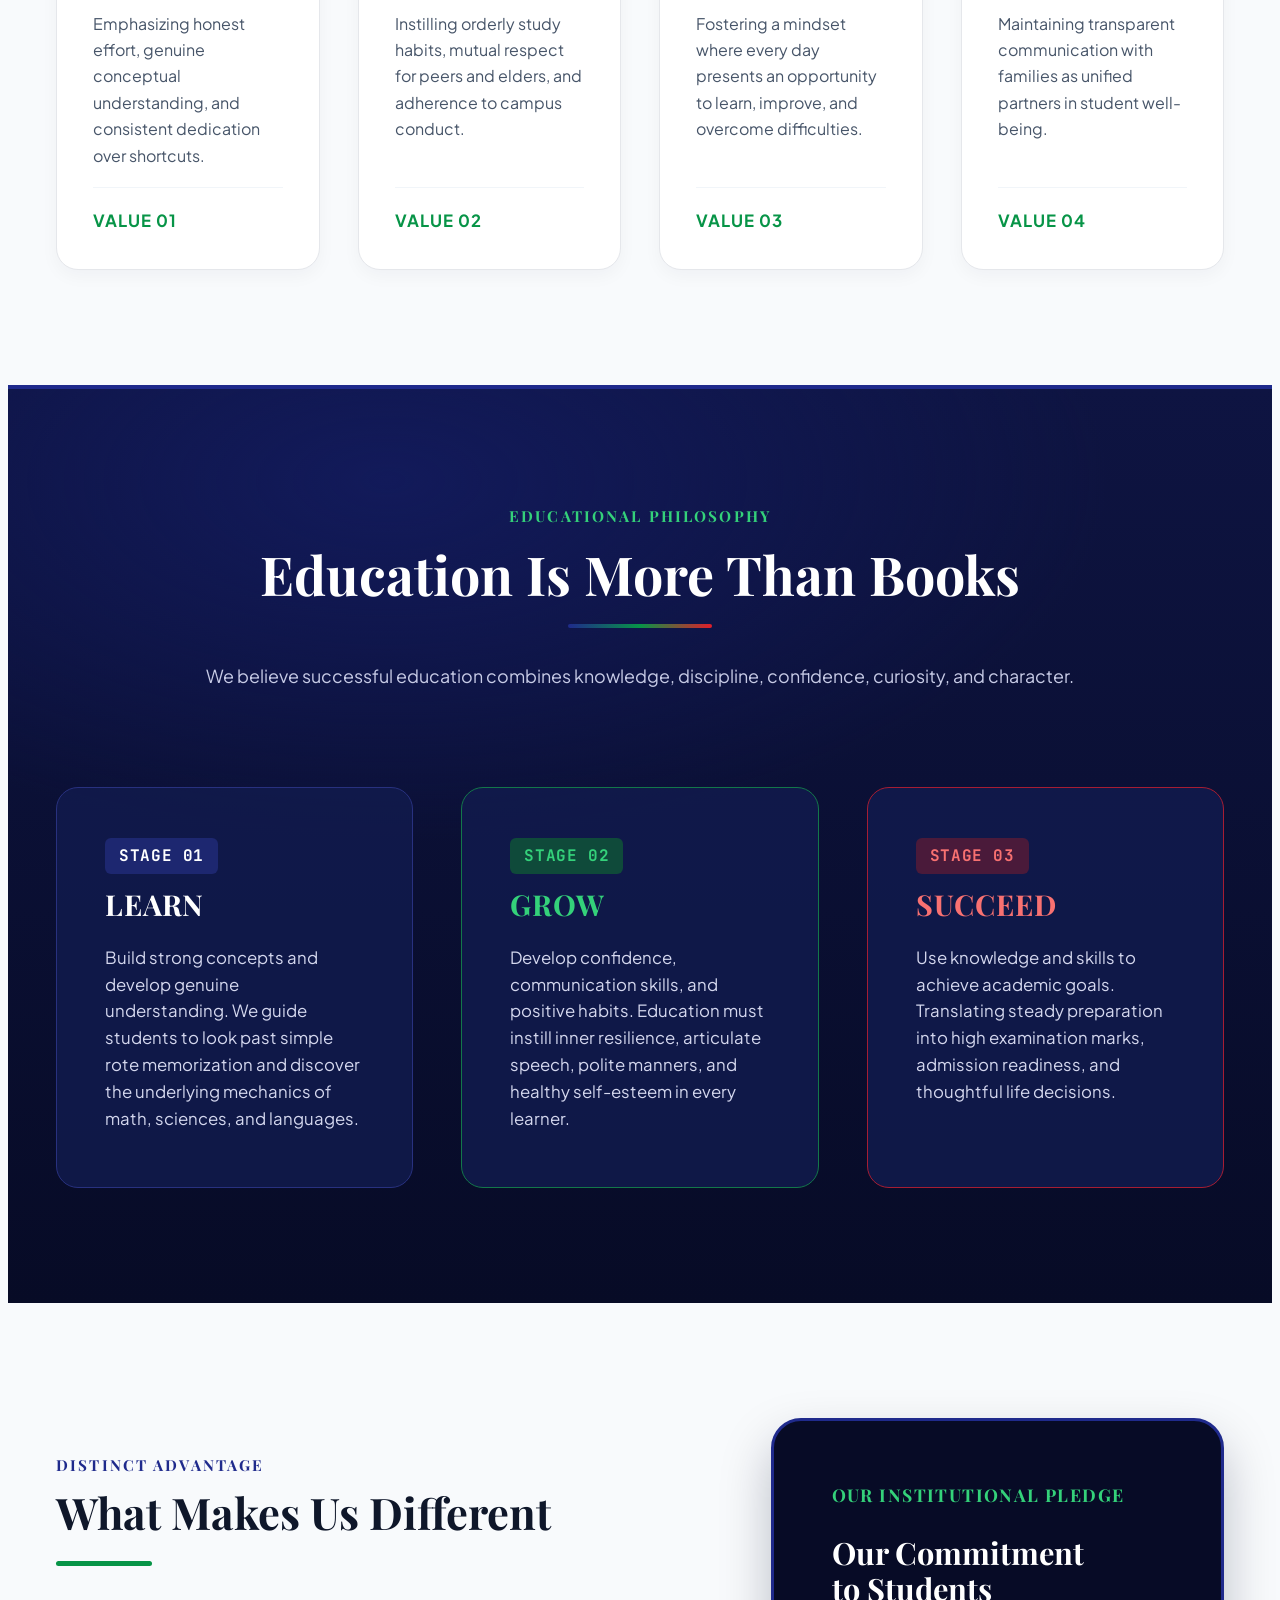
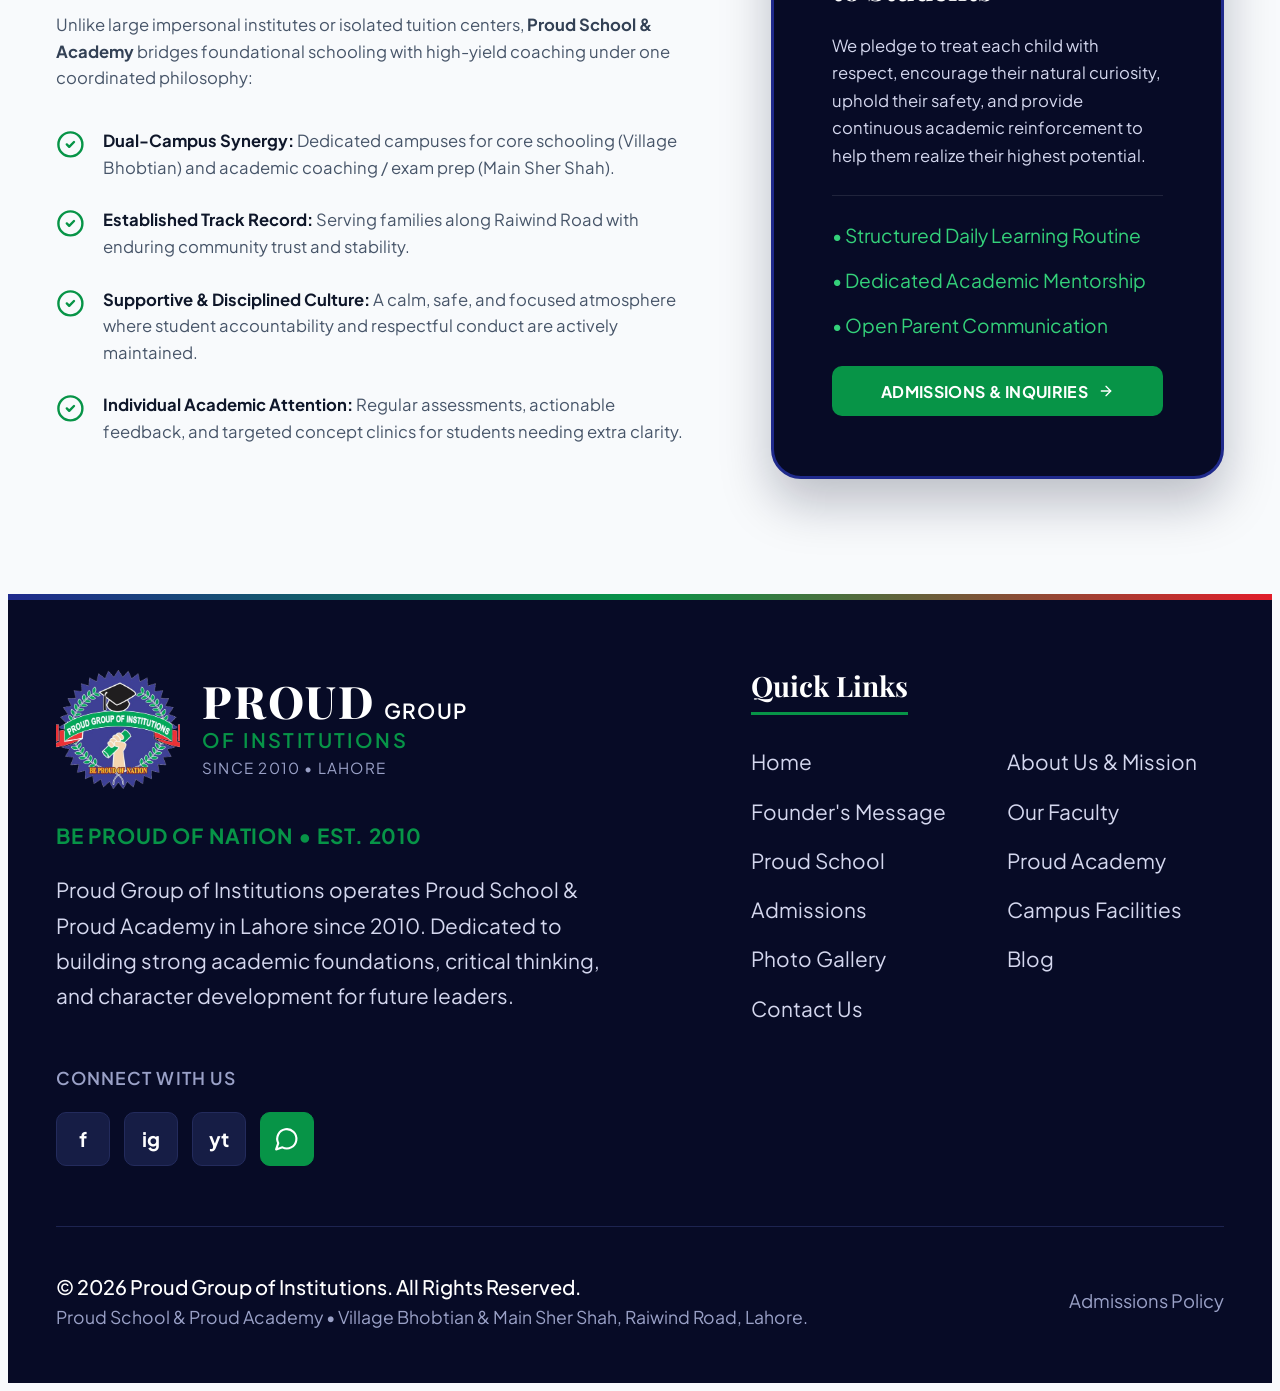
<file: about.html>
<!doctype html>
<html lang="en">
<head>
<meta charset="utf-8">
<meta name="viewport" content="width=device-width, initial-scale=1, viewport-fit=cover">
<title>About Us | Proud School &amp; Academy, Raiwind Road Lahore</title>
<meta name="description" content="Learn about Proud Group of Institutions, Lahore: our mission, vision, core values and the two campuses of Proud School and Proud Academy on Raiwind Road.">
<link rel="canonical" href="https://proud-school-academy.vercel.app/about.html">
<meta property="og:type" content="website">
<meta property="og:site_name" content="Proud School &amp; Academy">
<meta property="og:title" content="About Us | Proud School &amp; Academy, Raiwind Road Lahore">
<meta property="og:description" content="Learn about Proud Group of Institutions, Lahore: our mission, vision, core values and the two campuses of Proud School and Proud Academy on Raiwind Road.">
<meta property="og:url" content="https://proud-school-academy.vercel.app/about.html">
<meta property="og:image" content="https://proud-school-academy.vercel.app/img/p-school-banner.jpg">
<meta property="og:locale" content="en_PK">
<meta name="twitter:card" content="summary_large_image">
<script type="application/ld+json">{"@context": "https://schema.org", "@graph": [{"@type": "EducationalOrganization", "@id": "https://proud-school-academy.vercel.app/#org", "name": "Proud Group of Institutions", "alternateName": ["Proud School & Academy", "Proud School and Academy"], "url": "https://proud-school-academy.vercel.app/", "logo": "https://proud-school-academy.vercel.app/img/logo.png", "foundingDate": "2010", "slogan": "Be Proud of Nation", "areaServed": {"@type": "City", "name": "Lahore"}, "subOrganization": [{"@id": "https://proud-school-academy.vercel.app/proud-school.html#school"}, {"@id": "https://proud-school-academy.vercel.app/proud-academy.html#academy"}]}, {"@type": "School", "@id": "https://proud-school-academy.vercel.app/proud-school.html#school", "name": "Proud School", "description": "Primary and secondary school on Raiwind Road, Lahore", "url": "https://proud-school-academy.vercel.app/proud-school.html", "telephone": "+923047860046", "address": {"@type": "PostalAddress", "streetAddress": "Village Bhobtian, Raiwind Road", "addressLocality": "Lahore", "addressRegion": "Punjab", "addressCountry": "PK"}, "parentOrganization": {"@id": "https://proud-school-academy.vercel.app/#org"}, "openingHoursSpecification": [{"@type": "OpeningHoursSpecification", "dayOfWeek": ["Monday", "Tuesday", "Wednesday", "Thursday", "Friday", "Saturday"], "opens": "08:00", "closes": "14:00"}]}, {"@type": "EducationalOrganization", "@id": "https://proud-school-academy.vercel.app/proud-academy.html#academy", "name": "Proud Academy", "description": "Matric, FSc and subject coaching academy on Raiwind Road, Lahore", "url": "https://proud-school-academy.vercel.app/proud-academy.html", "telephone": "+923037860046", "address": {"@type": "PostalAddress", "streetAddress": "Main Sher Shah, 100 Feet Road, Raiwind Road", "addressLocality": "Lahore", "addressRegion": "Punjab", "addressCountry": "PK"}, "parentOrganization": {"@id": "https://proud-school-academy.vercel.app/#org"}, "openingHoursSpecification": [{"@type": "OpeningHoursSpecification", "dayOfWeek": ["Monday", "Tuesday", "Wednesday", "Thursday", "Friday", "Saturday"], "opens": "16:00", "closes": "20:00"}]}, {"@type": "WebPage", "@id": "https://proud-school-academy.vercel.app/about.html#webpage", "url": "https://proud-school-academy.vercel.app/about.html", "name": "About Us | Proud School & Academy, Raiwind Road Lahore", "description": "Learn about Proud Group of Institutions, Lahore: our mission, vision, core values and the two campuses of Proud School and Proud Academy on Raiwind Road.", "isPartOf": {"@id": "https://proud-school-academy.vercel.app/#org"}, "inLanguage": "en"}, {"@type": "BreadcrumbList", "itemListElement": [{"@type": "ListItem", "position": 1, "name": "Home", "item": "https://proud-school-academy.vercel.app/"}, {"@type": "ListItem", "position": 2, "name": "About Us", "item": "https://proud-school-academy.vercel.app/about.html"}]}]}</script>
<meta name="claude:viewport-fit-sides" content="cover">
</head>
<body>
<link rel="preconnect" href="https://fonts.googleapis.com"><link rel="preconnect" href="https://fonts.gstatic.com" crossorigin><link rel="stylesheet" href="https://fonts.googleapis.com/css2?family=Playfair+Display:wght@600;700;800&family=Plus+Jakarta+Sans:wght@400;500;600;700;800&family=JetBrains+Mono:wght@400;500;700&family=Amiri:wght@700&family=Oswald:wght@500;600;700&display=swap">
<link rel="stylesheet" href="styles.css?v=20261101a">

<div class="topbar"><div class="wrap">
  <div class="l"><span><span class="dot"></span>Serving Lahore Since 2010 • Village Bhobtian &amp; Main Sher Shah</span><span class="sep"></span><span class="lgs"><i data-i="sparkles"></i>Learn • Grow • Succeed</span></div>
  <div class="r">
    <span class="line"><span class="lab g">School:</span><a href="tel:+923047860046">+92 304 7860046</a><a class="wa-chip" href="https://wa.me/923047860046" target="_blank" rel="noopener"><i data-i="msg"></i>WA</a></span>
    <span class="mid-dot"></span>
    <span class="line"><span class="lab r">Academy:</span><a href="tel:+923037860046">+92 303 7860046</a><a class="wa-chip" href="https://wa.me/923037860046" target="_blank" rel="noopener"><i data-i="msg"></i>WA</a></span>
  </div>
</div></div>
<header class="nav" id="nav"><div class="wrap">
  <a class="brand" href="index.html" aria-label="Proud Group of Institutions home"><img src="img/logo.png" alt="Proud Group of Institutions crest"><div><div class="t1">PROUD<span class="grp">GROUP</span></div><div class="t2">Of Institutions</div><div class="t3">Since 2010 • Lahore</div></div></a>
  <nav class="menu" id="menu" aria-label="Main">
    <a href="index.html">Home</a>
    <span class="dd"><a href="about.html" class="active">About Us <i data-i="chevDown"></i></a><span class="dd-panel"><a href="about.html">About Proud</a><a href="founder.html">Founder's Message</a><a href="faculty.html">Our Faculty</a></span></span>
    <span class="dd"><a href="proud-school.html">Academics <i data-i="chevDown"></i></a><span class="dd-panel"><a href="proud-school.html">Proud School — Primary &amp; Secondary</a><a href="proud-academy.html">Proud Academy — Coaching &amp; Exam Prep</a></span></span>
    <a href="admissions.html">Admissions</a>
    <a href="facilities.html">Facilities</a>
    <a href="gallery.html">Gallery</a>
    <a href="blog.html">Blog</a>
    <a href="contact.html">Contact Us</a>
  </nav>
  <a class="btn btn-green btn-upper nav-cta" href="admissions.html"><i data-i="calCheck"></i>Admission Inquiry</a>
  <button class="burger" id="burger" aria-label="Open menu" aria-expanded="false"><i data-i="menu"></i></button>
</div></header>
<main id="top"><section class="phero " style="padding:0"><div class="wrap">
  <span class="pill "><i data-i="sparkles"></i>Dedicated Educational Legacy</span>
  <h1>About Proud School &amp; Academy</h1><p class="sub g">Proud Group of Institutions • Excellence in Education</p><span class="rule "></span>
</div></section>
<section class="pa-banner" id="mission-vision-goals"><div class="wrap"><div class="pa-card">
  <div class="pa-stripe top" aria-hidden="true"></div>
  <div class="pa-head">
    <img class="pa-portrait" src="img/about-iqbal.jpg" alt="Allama Muhammad Iqbal">
    <div class="pa-arabic"><img src="img/about-iqra.png" alt="اقْرَأْ بِاسْمِ رَبِّكَ الَّذِي خَلَقَ (Read in the name of your Lord who created)" lang="ar"></div>
    <img class="pa-portrait" src="img/about-quaid.jpg" alt="Quaid-e-Azam Muhammad Ali Jinnah">
  </div>
  <div class="pa-title">
    <div class="pa-logo"><img src="img/logo.png" alt="Proud Group of Institutions logo"></div>
    <div class="pa-name"><h2>PROUD ACADEMY</h2><p>A Project by: Proud Group of Institutions</p></div>
  </div>
  <div class="pa-cols">
    <div><h3>OUR MISSION:</h3><p>At Proud Group of Institutions, our mission is to provide a supportive and inclusive learning environment that fosters academic excellence, creativity, and personal growth. We empower students to become confident, critical thinkers, and compassionate individuals who make a positive impact in their communities.</p></div>
    <div><h3>OUR VISION:</h3><p>Our vision is to be a leading educational group of institutions that inspires a love of learning, nurtures talent, and develops future leaders who will shape a better world. We strive to be a beacon of excellence, innovation, and social responsibility, making a meaningful difference in the lives of our students, faculty, and the wider community.</p></div>
    <div><h3>OUR GOAL:</h3><p>Our goal is to foster a supportive learning environment where students can grow and thrive. We strive to inspire academic excellence, creativity, and confidence. Through dedication and hard work, we aim to empower our students to reach their full potential and make a positive impact in the world. By doing so, we will build a community of proud learners and leaders.</p></div>
  </div>
  <div class="pa-stripe bottom" aria-hidden="true"></div>
</div></div></section>
<section class="band-2"><div class="wrap"><div class="split">
  <div>
    <span class="eyebrow">Our Foundation</span>
    <h2>Who We Are &amp; Our Journey</h2><div class="bar"></div>
    <p class="txt">Proud School &amp; Academy (Proud Group of Institutions) was established in 2010 with a clear, steadfast mission: to bring quality, disciplined, and concept-oriented education to the growing community along Raiwind Road in Lahore.</p>
    <p class="txt">Over the past decade and more, we have developed into a trusted educational home comprising two dedicated campuses: <b class="g">Proud School</b> at Village Bhobtian, offering solid foundational schooling, and <b class="b">Proud Academy</b> at Main Sher Shah, delivering targeted coaching, assessment, and board examination preparation.</p>
    <div class="motto-box"><b>OUR MOTTO:</b><i>"Be Proud of Nation"</i><span>Learn • Grow • Succeed</span></div>
  </div>
  <div class="ph-card" style="background-image:url(img/p-students-group.jpg)"><div class="cap"><b>Decade of Guidance</b><span>Nurturing intellectual potential with dedicated faculty supervision.</span></div></div>
</div></div></section>
<section class="band"><div class="wrap">
  <div class="sec-head"><span class="eyebrow">Principles We Uphold</span><h2>Our Core Values</h2><span class="rule solid"></span><p class="lead">These foundational values guide our faculty, administration, and daily student interactions.</p></div>
  <div class="grid4">
    <article class="vcard"><span class="ic b"><i data-i="award"></i></span><h3>Academic Integrity</h3><p>Emphasizing honest effort, genuine conceptual understanding, and consistent dedication over shortcuts.</p><div class="f">VALUE 01</div></article>
    <article class="vcard"><span class="ic g"><i data-i="shieldPlain"></i></span><h3>Discipline &amp; Respect</h3><p>Instilling orderly study habits, mutual respect for peers and elders, and adherence to campus conduct.</p><div class="f">VALUE 02</div></article>
    <article class="vcard"><span class="ic r"><i data-i="lightbulb"></i></span><h3>Continuous Growth</h3><p>Fostering a mindset where every day presents an opportunity to learn, improve, and overcome difficulties.</p><div class="f">VALUE 03</div></article>
    <article class="vcard"><span class="ic b"><i data-i="heart"></i></span><h3>Parent Partnership</h3><p>Maintaining transparent communication with families as unified partners in student well-being.</p><div class="f">VALUE 04</div></article>
  </div>
</div></section>
<section class="dark"><div class="wrap">
  <div class="sec-head"><span class="eyebrow mint">Educational Philosophy</span><h2>Education Is More Than Books</h2><span class="rule"></span><p class="lead">We believe successful education combines knowledge, discipline, confidence, curiosity, and character.</p></div>
  <div class="phil-grid">
    <article class="phil b"><span class="stage">STAGE 01</span><h3>LEARN</h3><p>Build strong concepts and develop genuine understanding. We guide students to look past simple rote memorization and discover the underlying mechanics of math, sciences, and languages.</p></article>
    <article class="phil g"><span class="stage">STAGE 02</span><h3>GROW</h3><p>Develop confidence, communication skills, and positive habits. Education must instill inner resilience, articulate speech, polite manners, and healthy self-esteem in every learner.</p></article>
    <article class="phil r"><span class="stage">STAGE 03</span><h3>SUCCEED</h3><p>Use knowledge and skills to achieve academic goals. Translating steady preparation into high examination marks, admission readiness, and thoughtful life decisions.</p></article>
  </div>
</div></section>
<section class="band"><div class="wrap"><div class="diff">
  <div>
    <span class="eyebrow">Distinct Advantage</span><h2>What Makes Us Different</h2><div class="split"><div class="bar" style="margin-top:24px"></div></div>
    <p class="diff-intro">Unlike large impersonal institutes or isolated tuition centers, <b>Proud School &amp; Academy</b> bridges foundational schooling with high-yield coaching under one coordinated philosophy:</p>
    <ul class="dl">
      <li><i data-i="checkC"></i><span><b>Dual-Campus Synergy:</b> Dedicated campuses for core schooling (Village Bhobtian) and academic coaching / exam prep (Main Sher Shah).</span></li>
      <li><i data-i="checkC"></i><span><b>Established Track Record:</b> Serving families along Raiwind Road with enduring community trust and stability.</span></li>
      <li><i data-i="checkC"></i><span><b>Supportive &amp; Disciplined Culture:</b> A calm, safe, and focused atmosphere where student accountability and respectful conduct are actively maintained.</span></li>
      <li><i data-i="checkC"></i><span><b>Individual Academic Attention:</b> Regular assessments, actionable feedback, and targeted concept clinics for students needing extra clarity.</span></li>
    </ul>
  </div>
  <div class="darkcard">
    <div class="k">Our Institutional Pledge</div><h3>Our Commitment to Students</h3>
    <p>We pledge to treat each child with respect, encourage their natural curiosity, uphold their safety, and provide continuous academic reinforcement to help them realize their highest potential.</p>
    <ul class="pl"><li>• Structured Daily Learning Routine</li><li>• Dedicated Academic Mentorship</li><li>• Open Parent Communication</li></ul>
    <a class="btn btn-green btn-upper" href="admissions.html">Admissions &amp; Inquiries <i data-i="arrowR"></i></a>
  </div>
</div></div></section></main>

<footer><div class="wrap">
  <div class="grid">
    <div>
      <div class="fbrand"><img src="img/logo.png" alt=""><div><div class="t1">PROUD<span class="grp">GROUP</span></div><div class="t2">Of Institutions</div><div class="t3">Since 2010 • Lahore</div></div></div>
      <div class="motto">Be Proud of Nation • Est. 2010</div>
      <p class="fabout">Proud Group of Institutions operates Proud School &amp; Proud Academy in Lahore since 2010. Dedicated to building strong academic foundations, critical thinking, and character development for future leaders.</p>
      <div class="connect"><b>Connect With Us</b><div class="socials"><a href="#" aria-label="Facebook">f</a><a href="#" aria-label="Instagram">ig</a><a href="#" aria-label="YouTube">yt</a><a class="wa" href="https://wa.me/923047860046" target="_blank" rel="noopener" aria-label="WhatsApp"><i data-i="msg"></i></a></div></div>
    </div>
    <div><h4>Quick Links</h4><ul class="qlinks">
      <li><a href="index.html">Home</a></li><li><a href="about.html">About Us &amp; Mission</a></li><li><a href="founder.html">Founder's Message</a></li><li><a href="faculty.html">Our Faculty</a></li><li><a href="proud-school.html">Proud School</a></li><li><a href="proud-academy.html">Proud Academy</a></li><li><a href="admissions.html">Admissions</a></li><li><a href="facilities.html">Campus Facilities</a></li><li><a href="gallery.html">Photo Gallery</a></li><li><a href="blog.html">Blog</a></li><li><a href="contact.html">Contact Us</a></li></ul></div>
  </div>
  <div class="fbot"><div><b>© 2026 Proud Group of Institutions. All Rights Reserved.</b><p>Proud School &amp; Proud Academy • Village Bhobtian &amp; Main Sher Shah, Raiwind Road, Lahore.</p></div><div class="pol"><a href="admissions.html">Admissions Policy</a></div></div>
</div></footer>

<script>window.PAGE={};</script>
<script src="site.js"></script>
</body>
</html>
</file>
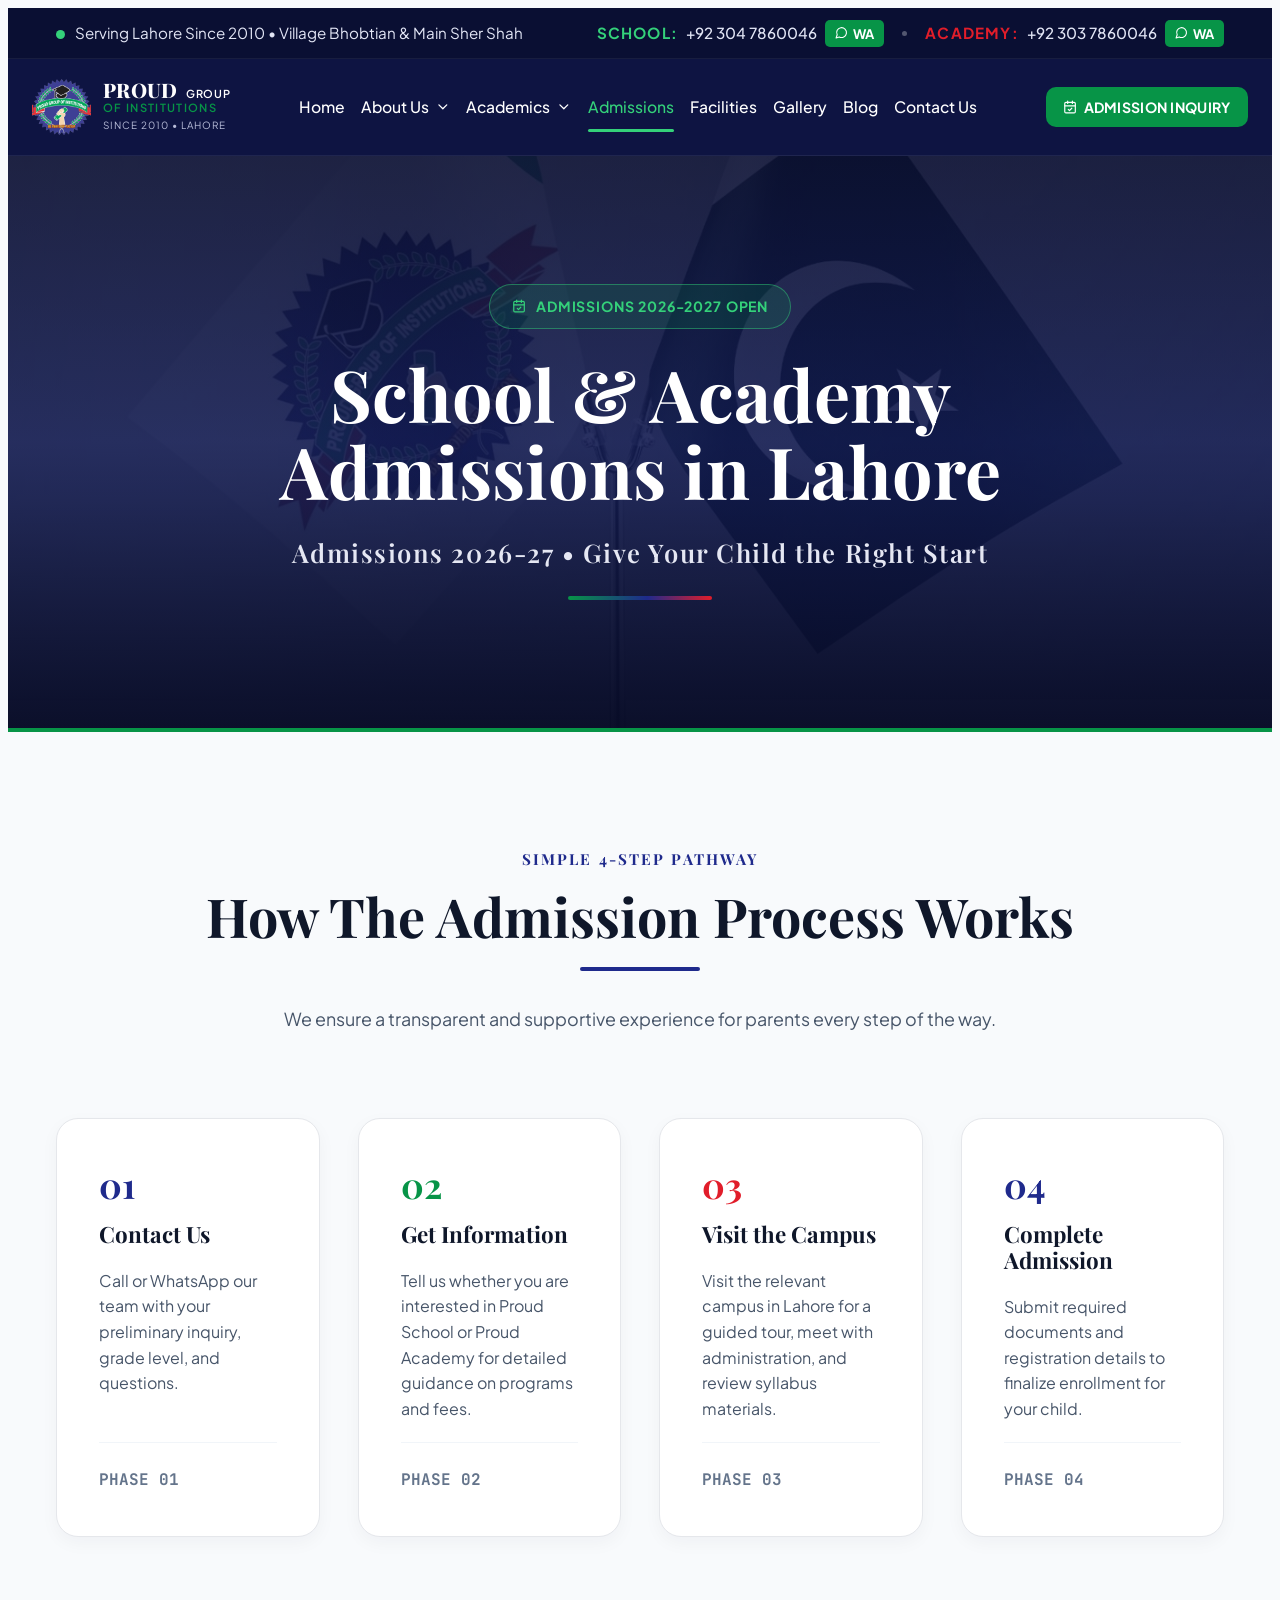
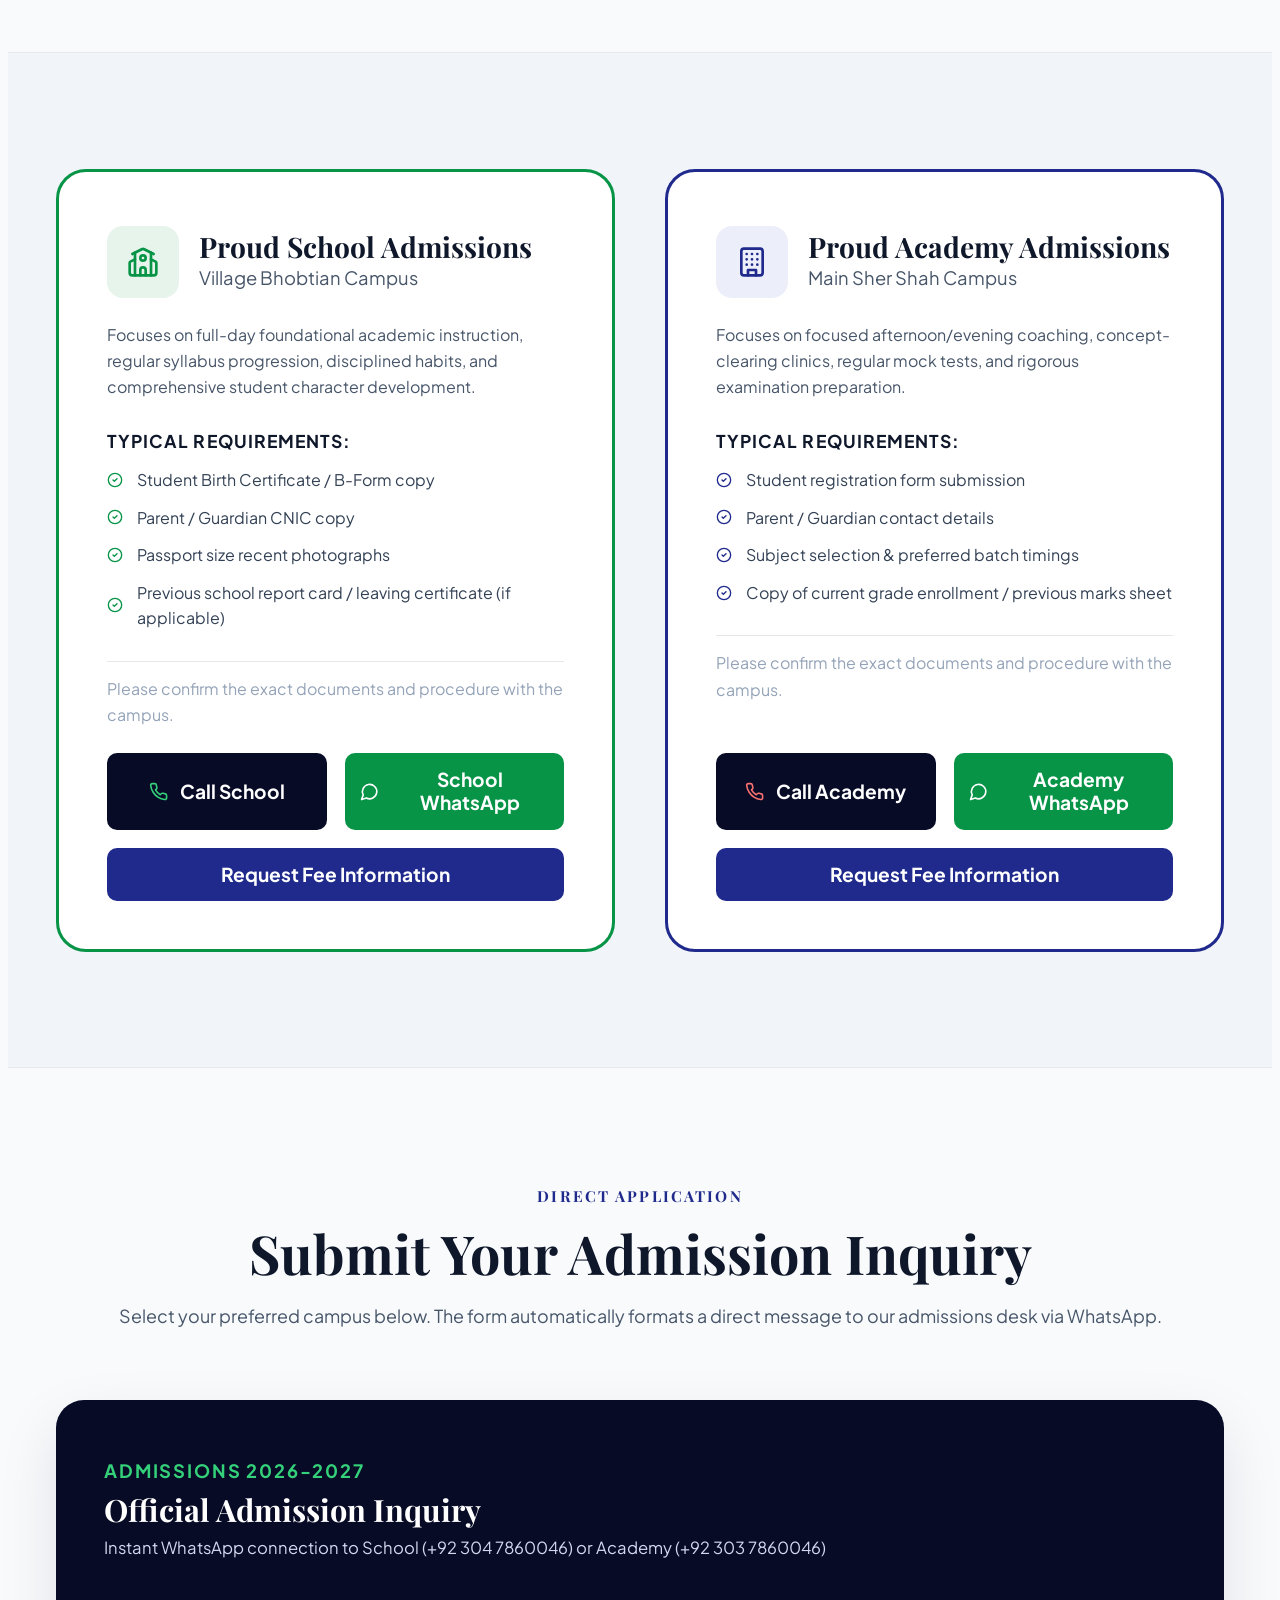
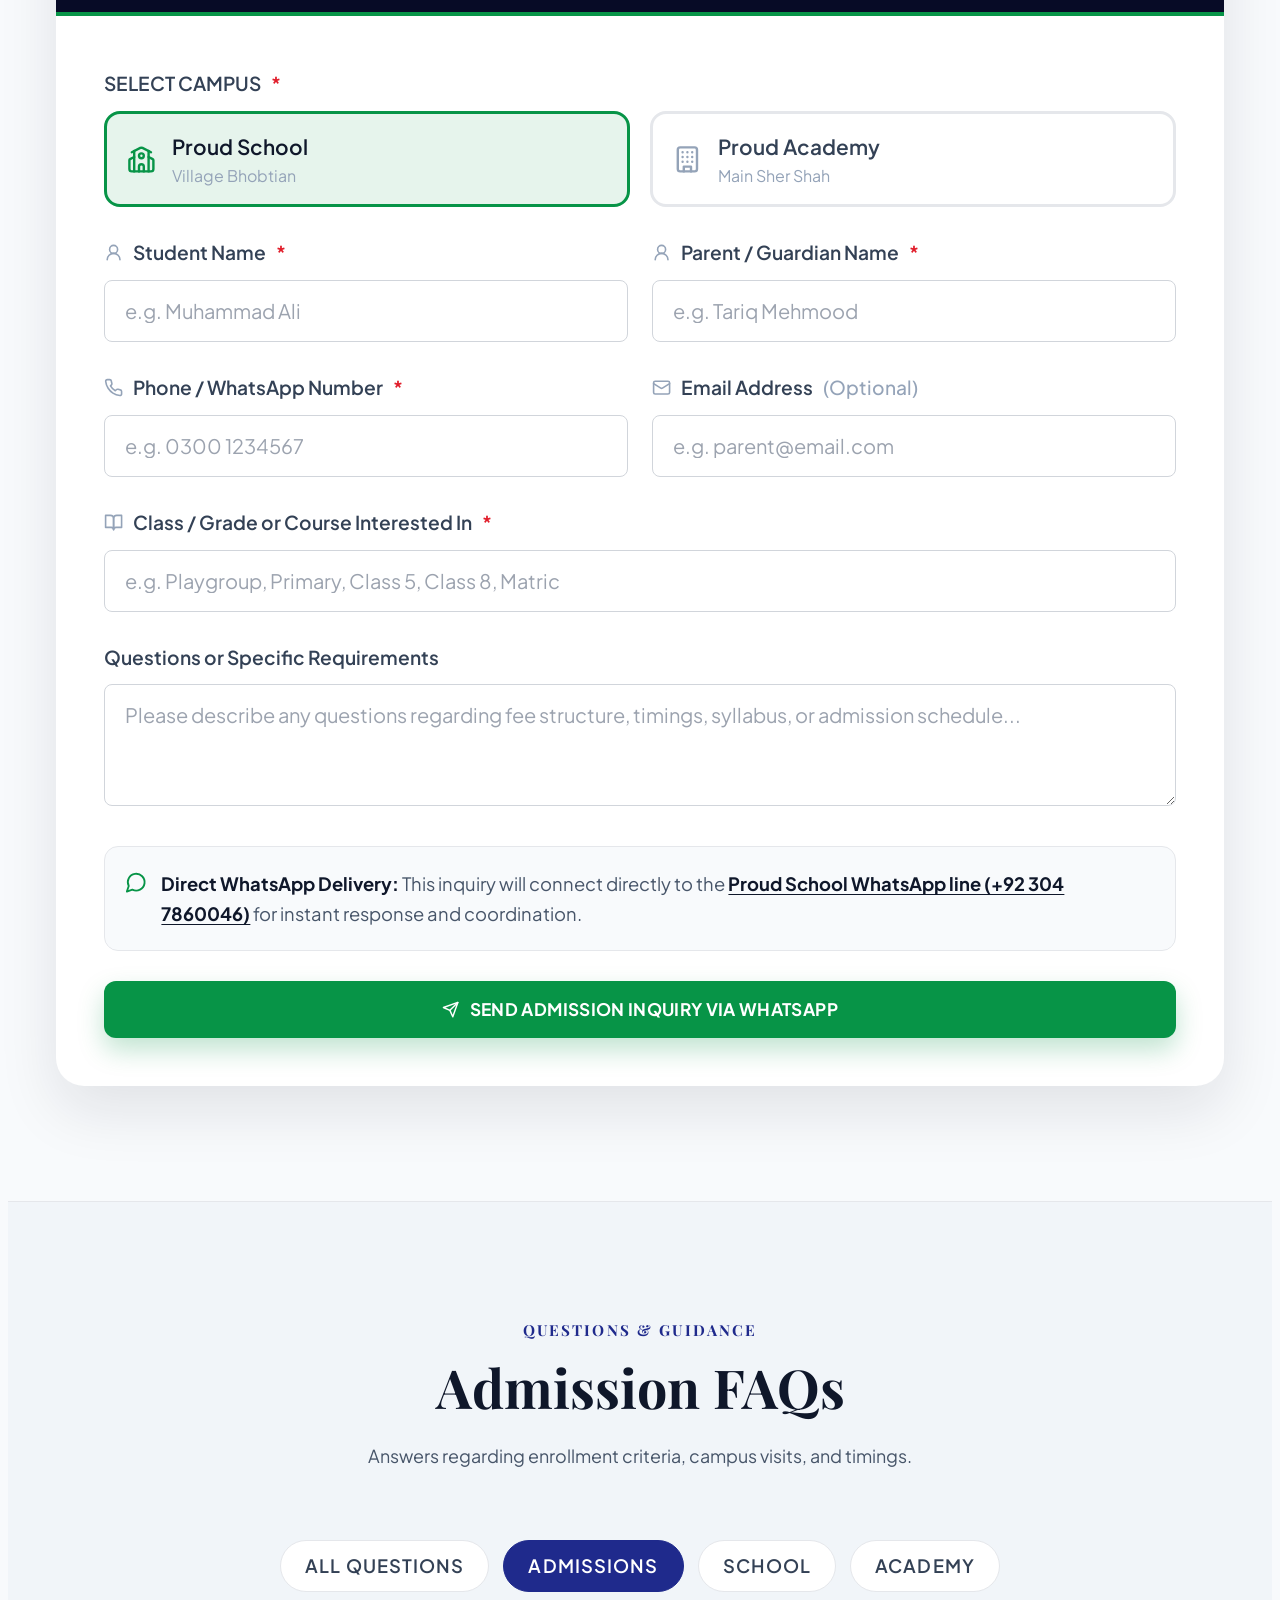
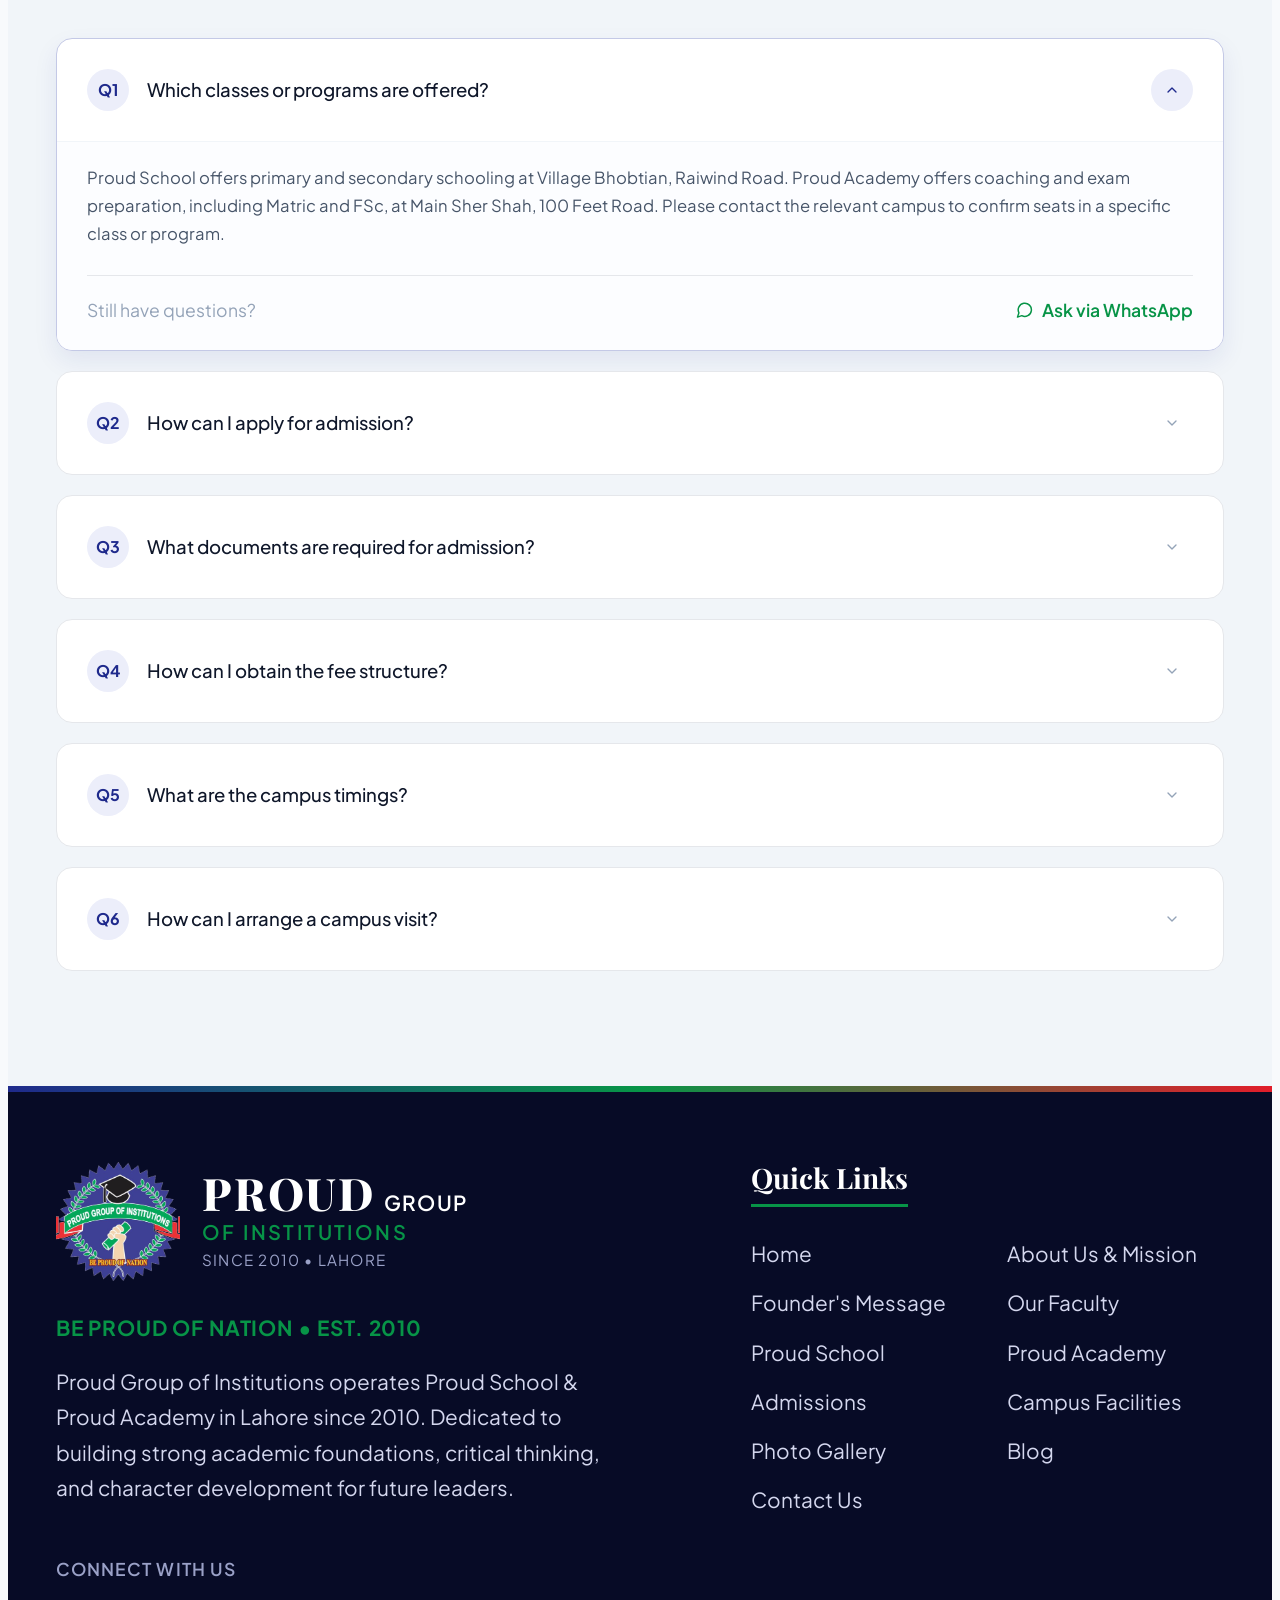
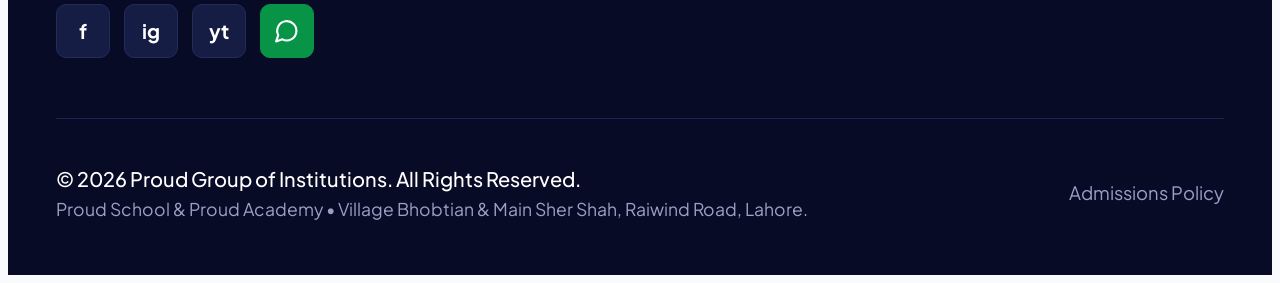
<file: admissions.html>
<!doctype html>
<html lang="en">
<head>
<meta charset="utf-8">
<meta name="viewport" content="width=device-width, initial-scale=1, viewport-fit=cover">
<title>Admissions 2026-27 | School &amp; Academy Admission in Lahore | Proud</title>
<meta name="description" content="Admissions 2026-27 are open at Proud School and Proud Academy, Raiwind Road, Lahore. See the 4-step admission process, required documents and send an inquiry on WhatsApp.">
<link rel="canonical" href="https://proud-school-academy.vercel.app/admissions.html">
<meta property="og:type" content="website">
<meta property="og:site_name" content="Proud School &amp; Academy">
<meta property="og:title" content="Admissions 2026-27 | School &amp; Academy Admission in Lahore | Proud">
<meta property="og:description" content="Admissions 2026-27 are open at Proud School and Proud Academy, Raiwind Road, Lahore. See the 4-step admission process, required documents and send an inquiry on WhatsApp.">
<meta property="og:url" content="https://proud-school-academy.vercel.app/admissions.html">
<meta property="og:image" content="https://proud-school-academy.vercel.app/img/p-school-banner.jpg">
<meta property="og:locale" content="en_PK">
<meta name="twitter:card" content="summary_large_image">
<script type="application/ld+json">{"@context": "https://schema.org", "@graph": [{"@type": "EducationalOrganization", "@id": "https://proud-school-academy.vercel.app/#org", "name": "Proud Group of Institutions", "alternateName": ["Proud School & Academy", "Proud School and Academy"], "url": "https://proud-school-academy.vercel.app/", "logo": "https://proud-school-academy.vercel.app/img/logo.png", "foundingDate": "2010", "slogan": "Be Proud of Nation", "areaServed": {"@type": "City", "name": "Lahore"}, "subOrganization": [{"@id": "https://proud-school-academy.vercel.app/proud-school.html#school"}, {"@id": "https://proud-school-academy.vercel.app/proud-academy.html#academy"}]}, {"@type": "School", "@id": "https://proud-school-academy.vercel.app/proud-school.html#school", "name": "Proud School", "description": "Primary and secondary school on Raiwind Road, Lahore", "url": "https://proud-school-academy.vercel.app/proud-school.html", "telephone": "+923047860046", "address": {"@type": "PostalAddress", "streetAddress": "Village Bhobtian, Raiwind Road", "addressLocality": "Lahore", "addressRegion": "Punjab", "addressCountry": "PK"}, "parentOrganization": {"@id": "https://proud-school-academy.vercel.app/#org"}, "openingHoursSpecification": [{"@type": "OpeningHoursSpecification", "dayOfWeek": ["Monday", "Tuesday", "Wednesday", "Thursday", "Friday", "Saturday"], "opens": "08:00", "closes": "14:00"}]}, {"@type": "EducationalOrganization", "@id": "https://proud-school-academy.vercel.app/proud-academy.html#academy", "name": "Proud Academy", "description": "Matric, FSc and subject coaching academy on Raiwind Road, Lahore", "url": "https://proud-school-academy.vercel.app/proud-academy.html", "telephone": "+923037860046", "address": {"@type": "PostalAddress", "streetAddress": "Main Sher Shah, 100 Feet Road, Raiwind Road", "addressLocality": "Lahore", "addressRegion": "Punjab", "addressCountry": "PK"}, "parentOrganization": {"@id": "https://proud-school-academy.vercel.app/#org"}, "openingHoursSpecification": [{"@type": "OpeningHoursSpecification", "dayOfWeek": ["Monday", "Tuesday", "Wednesday", "Thursday", "Friday", "Saturday"], "opens": "16:00", "closes": "20:00"}]}, {"@type": "WebPage", "@id": "https://proud-school-academy.vercel.app/admissions.html#webpage", "url": "https://proud-school-academy.vercel.app/admissions.html", "name": "Admissions 2026-27 | School & Academy Admission in Lahore | Proud", "description": "Admissions 2026-27 are open at Proud School and Proud Academy, Raiwind Road, Lahore. See the 4-step admission process, required documents and send an inquiry on WhatsApp.", "isPartOf": {"@id": "https://proud-school-academy.vercel.app/#org"}, "inLanguage": "en"}, {"@type": "BreadcrumbList", "itemListElement": [{"@type": "ListItem", "position": 1, "name": "Home", "item": "https://proud-school-academy.vercel.app/"}, {"@type": "ListItem", "position": 2, "name": "Admissions", "item": "https://proud-school-academy.vercel.app/admissions.html"}]}, {"@type": "FAQPage", "mainEntity": [{"@type": "Question", "name": "Which classes or programs are offered?", "acceptedAnswer": {"@type": "Answer", "text": "Proud School offers primary and secondary schooling at Village Bhobtian, Raiwind Road. Proud Academy offers coaching and exam preparation, including Matric and FSc, at Main Sher Shah, 100 Feet Road. Please contact the relevant campus to confirm seats in a specific class or program."}}, {"@type": "Question", "name": "How can I apply for admission?", "acceptedAnswer": {"@type": "Answer", "text": "Start by calling or sending a WhatsApp message to the relevant campus (+92 304 7860046 for Proud School, +92 303 7860046 for Proud Academy), or send the admission inquiry form on this website. The campus team will guide you on the next steps and a campus visit."}}, {"@type": "Question", "name": "What documents are required for admission?", "acceptedAnswer": {"@type": "Answer", "text": "For Proud School, parents are typically asked for the student's Birth Certificate or B-Form copy, a parent or guardian CNIC copy, recent passport size photographs and the previous school report card or leaving certificate (if applicable). Proud Academy typically asks for a registration form, parent contact details, subject and batch preferences, and a copy of current class enrollment or the last marks sheet. Please confirm the exact list with the campus."}}, {"@type": "Question", "name": "How can I obtain the fee structure?", "acceptedAnswer": {"@type": "Answer", "text": "Fees are not published on the website. Fee details depend on the class or program and are shared directly by each campus. Call or WhatsApp Proud School (+92 304 7860046) or Proud Academy (+92 303 7860046) to request fee information."}}, {"@type": "Question", "name": "How can I contact Proud School?", "acceptedAnswer": {"@type": "Answer", "text": "Call or WhatsApp Proud School on +92 304 7860046. The campus is at Village Bhobtian, Raiwind Road, Lahore."}}, {"@type": "Question", "name": "How can I contact Proud Academy?", "acceptedAnswer": {"@type": "Answer", "text": "Call or WhatsApp Proud Academy on +92 303 7860046. The academy is at Main Sher Shah, 100 Feet Road, Raiwind Road, Lahore."}}, {"@type": "Question", "name": "What are the campus timings?", "acceptedAnswer": {"@type": "Answer", "text": "Proud School: Monday to Saturday, 8:00 AM to 2:00 PM. Proud Academy: Monday to Saturday, 4:00 PM to 8:00 PM."}}, {"@type": "Question", "name": "How can I arrange a campus visit?", "acceptedAnswer": {"@type": "Answer", "text": "Call or send a WhatsApp message to the campus you want to visit, and the team will suggest a suitable time during campus hours. Directions to both campuses are on the Contact page."}}]}]}</script>
<meta name="claude:viewport-fit-sides" content="cover">
</head>
<body>
<link rel="preconnect" href="https://fonts.googleapis.com"><link rel="preconnect" href="https://fonts.gstatic.com" crossorigin><link rel="stylesheet" href="https://fonts.googleapis.com/css2?family=Playfair+Display:wght@600;700;800&family=Plus+Jakarta+Sans:wght@400;500;600;700;800&family=JetBrains+Mono:wght@400;500;700&family=Amiri:wght@700&display=swap">
<link rel="stylesheet" href="styles.css">

<div class="topbar"><div class="wrap">
  <div class="l"><span><span class="dot"></span>Serving Lahore Since 2010 • Village Bhobtian &amp; Main Sher Shah</span><span class="sep"></span><span class="lgs"><i data-i="sparkles"></i>Learn • Grow • Succeed</span></div>
  <div class="r">
    <span class="line"><span class="lab g">School:</span><a href="tel:+923047860046">+92 304 7860046</a><a class="wa-chip" href="https://wa.me/923047860046" target="_blank" rel="noopener"><i data-i="msg"></i>WA</a></span>
    <span class="mid-dot"></span>
    <span class="line"><span class="lab r">Academy:</span><a href="tel:+923037860046">+92 303 7860046</a><a class="wa-chip" href="https://wa.me/923037860046" target="_blank" rel="noopener"><i data-i="msg"></i>WA</a></span>
  </div>
</div></div>
<header class="nav" id="nav"><div class="wrap">
  <a class="brand" href="index.html" aria-label="Proud Group of Institutions home"><img src="img/logo.png" alt="Proud Group of Institutions crest"><div><div class="t1">PROUD<span class="grp">GROUP</span></div><div class="t2">Of Institutions</div><div class="t3">Since 2010 • Lahore</div></div></a>
  <nav class="menu" id="menu" aria-label="Main">
    <a href="index.html">Home</a>
    <span class="dd"><a href="about.html">About Us <i data-i="chevDown"></i></a><span class="dd-panel"><a href="about.html">About Proud</a><a href="founder.html">Founder's Message</a><a href="faculty.html">Our Faculty</a></span></span>
    <span class="dd"><a href="proud-school.html">Academics <i data-i="chevDown"></i></a><span class="dd-panel"><a href="proud-school.html">Proud School — Primary &amp; Secondary</a><a href="proud-academy.html">Proud Academy — Coaching &amp; Exam Prep</a></span></span>
    <a href="admissions.html" class="active">Admissions</a>
    <a href="facilities.html">Facilities</a>
    <a href="gallery.html">Gallery</a>
    <a href="blog.html">Blog</a>
    <a href="contact.html">Contact Us</a>
  </nav>
  <a class="btn btn-green btn-upper nav-cta" href="admissions.html"><i data-i="calCheck"></i>Admission Inquiry</a>
  <button class="burger" id="burger" aria-label="Open menu" aria-expanded="false"><i data-i="menu"></i></button>
</div></header>
<main id="top"><section class="phero gb" style="padding:0"><div class="bg" style="background-image:url(img/p-flags.jpg);background-position:center 58%"></div><div class="wrap">
  <span class="pill "><i data-i="calCheck"></i>Admissions 2026-2027 Open</span>
  <h1>School &amp; Academy Admissions in Lahore</h1><p class="sub ">Admissions 2026-27 • Give Your Child the Right Start</p><span class="rule gbr"></span>
</div></section>
<section class="band"><div class="wrap">
  <div class="sec-head"><span class="eyebrow">Simple 4-Step Pathway</span><h2>How The Admission Process Works</h2><span class="rule solid" style="background:var(--blue)"></span><p class="lead">We ensure a transparent and supportive experience for parents every step of the way.</p></div>
  <div class="lsteps">
    <article class="lstep"><span class="n cb">01</span><h3>Contact Us</h3><p>Call or WhatsApp our team with your preliminary inquiry, grade level, and questions.</p><span class="s">PHASE 01</span></article>
    <article class="lstep"><span class="n cg">02</span><h3>Get Information</h3><p>Tell us whether you are interested in Proud School or Proud Academy for detailed guidance on programs and fees.</p><span class="s">PHASE 02</span></article>
    <article class="lstep"><span class="n cr">03</span><h3>Visit the Campus</h3><p>Visit the relevant campus in Lahore for a guided tour, meet with administration, and review syllabus materials.</p><span class="s">PHASE 03</span></article>
    <article class="lstep"><span class="n cb">04</span><h3>Complete Admission</h3><p>Submit required documents and registration details to finalize enrollment for your child.</p><span class="s">PHASE 04</span></article>
  </div>
</div></section>
<section class="band-2"><div class="wrap"><div class="acards">
  <article class="acard g">
    <div class="top"><span class="ic"><i data-i="school"></i></span><div><h3>Proud School Admissions</h3><small>Village Bhobtian Campus</small></div></div>
    <p>Focuses on full-day foundational academic instruction, regular syllabus progression, disciplined habits, and comprehensive student character development.</p>
    <h4>Typical Requirements:</h4>
    <ul class="req-l"><li><i data-i="checkC"></i>Student Birth Certificate / B-Form copy</li><li><i data-i="checkC"></i>Parent / Guardian CNIC copy</li><li><i data-i="checkC"></i>Passport size recent photographs</li><li><i data-i="checkC"></i>Previous school report card / leaving certificate (if applicable)</li></ul>
    <p class="req-note">Please confirm the exact documents and procedure with the campus.</p>
    <div class="acts"><a class="btn btn-dark" href="tel:+923047860046"><i data-i="phone"></i>Call School</a><a class="btn btn-green" href="https://wa.me/923047860046" target="_blank" rel="noopener"><i data-i="msg"></i>School WhatsApp</a><a class="btn btn-blue" href="https://wa.me/923047860046?text=Assalam%20o%20Alaikum%2C%20I%20would%20like%20fee%20details%20for%20Proud%20School.%20Class%20/%20program%3A%20" target="_blank" rel="noopener">Request Fee Information</a></div>
  </article>
  <article class="acard b">
    <div class="top"><span class="ic"><i data-i="building"></i></span><div><h3>Proud Academy Admissions</h3><small>Main Sher Shah Campus</small></div></div>
    <p>Focuses on focused afternoon/evening coaching, concept-clearing clinics, regular mock tests, and rigorous examination preparation.</p>
    <h4>Typical Requirements:</h4>
    <ul class="req-l"><li><i data-i="checkC"></i>Student registration form submission</li><li><i data-i="checkC"></i>Parent / Guardian contact details</li><li><i data-i="checkC"></i>Subject selection &amp; preferred batch timings</li><li><i data-i="checkC"></i>Copy of current grade enrollment / previous marks sheet</li></ul>
    <p class="req-note">Please confirm the exact documents and procedure with the campus.</p>
    <div class="acts"><a class="btn btn-dark" href="tel:+923037860046"><i data-i="phone"></i>Call Academy</a><a class="btn btn-green" href="https://wa.me/923037860046" target="_blank" rel="noopener"><i data-i="msg"></i>Academy WhatsApp</a><a class="btn btn-blue" href="https://wa.me/923037860046?text=Assalam%20o%20Alaikum%2C%20I%20would%20like%20fee%20details%20for%20Proud%20Academy.%20Class%20/%20program%3A%20" target="_blank" rel="noopener">Request Fee Information</a></div>
  </article>
</div></div></section>
<section class="band" id="inquiry"><div class="wrap">
  <div class="sec-head"><span class="eyebrow">Direct Application</span><h2>Submit Your Admission Inquiry</h2><p class="lead" style="margin-top:4px">Select your preferred campus below. The form automatically formats a direct message to our admissions desk via WhatsApp.</p></div>
  <div class="form-solo"><div class="form-card">
  <div class="fh"><div class="k">ADMISSIONS 2026-2027</div><h3>Official Admission Inquiry</h3><p class="sub2">Instant WhatsApp connection to School (+92 304 7860046) or Academy (+92 303 7860046)</p></div>
  <form id="inq" data-campus="school" novalidate>
    <div class="fg full"><span class="lbl">SELECT CAMPUS <span class="req">*</span></span>
      <div class="camp-pick">
        <button type="button" class="s" id="pick-school" aria-pressed="true"><i data-i="school"></i><span><b>Proud School</b><small>Village Bhobtian</small></span></button>
        <button type="button" class="a" id="pick-academy" aria-pressed="false"><i data-i="building"></i><span><b>Proud Academy</b><small>Main Sher Shah</small></span></button>
      </div></div>
    <div class="fg"><label for="f-student"><i data-i="user"></i>Student Name <span class="req">*</span></label><input id="f-student" required placeholder="e.g. Muhammad Ali"></div>
    <div class="fg"><label for="f-parent"><i data-i="user"></i>Parent / Guardian Name <span class="req">*</span></label><input id="f-parent" required placeholder="e.g. Tariq Mehmood"></div>
    <div class="fg"><label for="f-phone"><i data-i="phone"></i>Phone / WhatsApp Number <span class="req">*</span></label><input id="f-phone" type="tel" required placeholder="e.g. 0300 1234567"></div>
    <div class="fg"><label for="f-email"><i data-i="mail"></i>Email Address <span class="opt">(Optional)</span></label><input id="f-email" type="email" placeholder="e.g. parent@email.com"></div>
    <div class="fg full"><label for="f-class"><i data-i="book"></i>Class / Grade or Course Interested In <span class="req">*</span></label><input id="f-class" required placeholder="e.g. Playgroup, Primary, Class 5, Class 8, Matric"></div>
    <div class="fg full"><label for="f-q">Questions or Specific Requirements</label><textarea id="f-q" placeholder="Please describe any questions regarding fee structure, timings, syllabus, or admission schedule..."></textarea></div>
    <p class="fg full err" id="f-err" hidden>Please fill in the required fields marked with *.</p>
    <div class="note"><i data-i="msg"></i><span><b>Direct WhatsApp Delivery:</b> This inquiry will connect directly to the <u id="wa-line">Proud School WhatsApp line (+92 304 7860046)</u> for instant response and coordination.</span></div>
    <a class="btn btn-green send" id="send" href="https://wa.me/923047860046" target="_blank" rel="noopener"><i data-i="send"></i>Send Admission Inquiry via WhatsApp</a>
  </form>
</div></div>
</div></section>
<section class="faq"><div class="wrap">
  <div class="sec-head"><span class="eyebrow">Questions &amp; Guidance</span><h2>Admission FAQs</h2><p class="lead">Answers regarding enrollment criteria, campus visits, and timings.</p></div>
  <div class="ftabs" id="ftabs"><button aria-pressed="true" data-f="all">All Questions</button><button aria-pressed="false" data-f="admissions">Admissions</button><button aria-pressed="false" data-f="school">School</button><button aria-pressed="false" data-f="academy">Academy</button></div>
  <div class="qs" id="qs"></div>
</div></section></main>

<footer><div class="wrap">
  <div class="grid">
    <div>
      <div class="fbrand"><img src="img/logo.png" alt=""><div><div class="t1">PROUD<span class="grp">GROUP</span></div><div class="t2">Of Institutions</div><div class="t3">Since 2010 • Lahore</div></div></div>
      <div class="motto">Be Proud of Nation • Est. 2010</div>
      <p class="fabout">Proud Group of Institutions operates Proud School &amp; Proud Academy in Lahore since 2010. Dedicated to building strong academic foundations, critical thinking, and character development for future leaders.</p>
      <div class="connect"><b>Connect With Us</b><div class="socials"><a href="#" aria-label="Facebook">f</a><a href="#" aria-label="Instagram">ig</a><a href="#" aria-label="YouTube">yt</a><a class="wa" href="https://wa.me/923047860046" target="_blank" rel="noopener" aria-label="WhatsApp"><i data-i="msg"></i></a></div></div>
    </div>
    <div><h4>Quick Links</h4><ul class="qlinks">
      <li><a href="index.html">Home</a></li><li><a href="about.html">About Us &amp; Mission</a></li><li><a href="founder.html">Founder's Message</a></li><li><a href="faculty.html">Our Faculty</a></li><li><a href="proud-school.html">Proud School</a></li><li><a href="proud-academy.html">Proud Academy</a></li><li><a href="admissions.html">Admissions</a></li><li><a href="facilities.html">Campus Facilities</a></li><li><a href="gallery.html">Photo Gallery</a></li><li><a href="blog.html">Blog</a></li><li><a href="contact.html">Contact Us</a></li></ul></div>
  </div>
  <div class="fbot"><div><b>© 2026 Proud Group of Institutions. All Rights Reserved.</b><p>Proud School &amp; Proud Academy • Village Bhobtian &amp; Main Sher Shah, Raiwind Road, Lahore.</p></div><div class="pol"><a href="admissions.html">Admissions Policy</a></div></div>
</div></footer>

<script>window.PAGE={"faq": [["admissions", "Which classes or programs are offered?", "Proud School offers primary and secondary schooling at Village Bhobtian, Raiwind Road. Proud Academy offers coaching and exam preparation, including Matric and FSc, at Main Sher Shah, 100 Feet Road. Please contact the relevant campus to confirm seats in a specific class or program."], ["admissions", "How can I apply for admission?", "Start by calling or sending a WhatsApp message to the relevant campus (+92 304 7860046 for Proud School, +92 303 7860046 for Proud Academy), or send the admission inquiry form on this website. The campus team will guide you on the next steps and a campus visit."], ["admissions", "What documents are required for admission?", "For Proud School, parents are typically asked for the student's Birth Certificate or B-Form copy, a parent or guardian CNIC copy, recent passport size photographs and the previous school report card or leaving certificate (if applicable). Proud Academy typically asks for a registration form, parent contact details, subject and batch preferences, and a copy of current class enrollment or the last marks sheet. Please confirm the exact list with the campus."], ["admissions", "How can I obtain the fee structure?", "Fees are not published on the website. Fee details depend on the class or program and are shared directly by each campus. Call or WhatsApp Proud School (+92 304 7860046) or Proud Academy (+92 303 7860046) to request fee information."], ["school", "How can I contact Proud School?", "Call or WhatsApp Proud School on +92 304 7860046. The campus is at Village Bhobtian, Raiwind Road, Lahore."], ["academy", "How can I contact Proud Academy?", "Call or WhatsApp Proud Academy on +92 303 7860046. The academy is at Main Sher Shah, 100 Feet Road, Raiwind Road, Lahore."], ["admissions", "What are the campus timings?", "Proud School: Monday to Saturday, 8:00 AM to 2:00 PM. Proud Academy: Monday to Saturday, 4:00 PM to 8:00 PM."], ["admissions", "How can I arrange a campus visit?", "Call or send a WhatsApp message to the campus you want to visit, and the team will suggest a suitable time during campus hours. Directions to both campuses are on the Contact page."]], "faqFilter": "admissions"};</script>
<script src="site.js"></script>
</body>
</html>
</file>
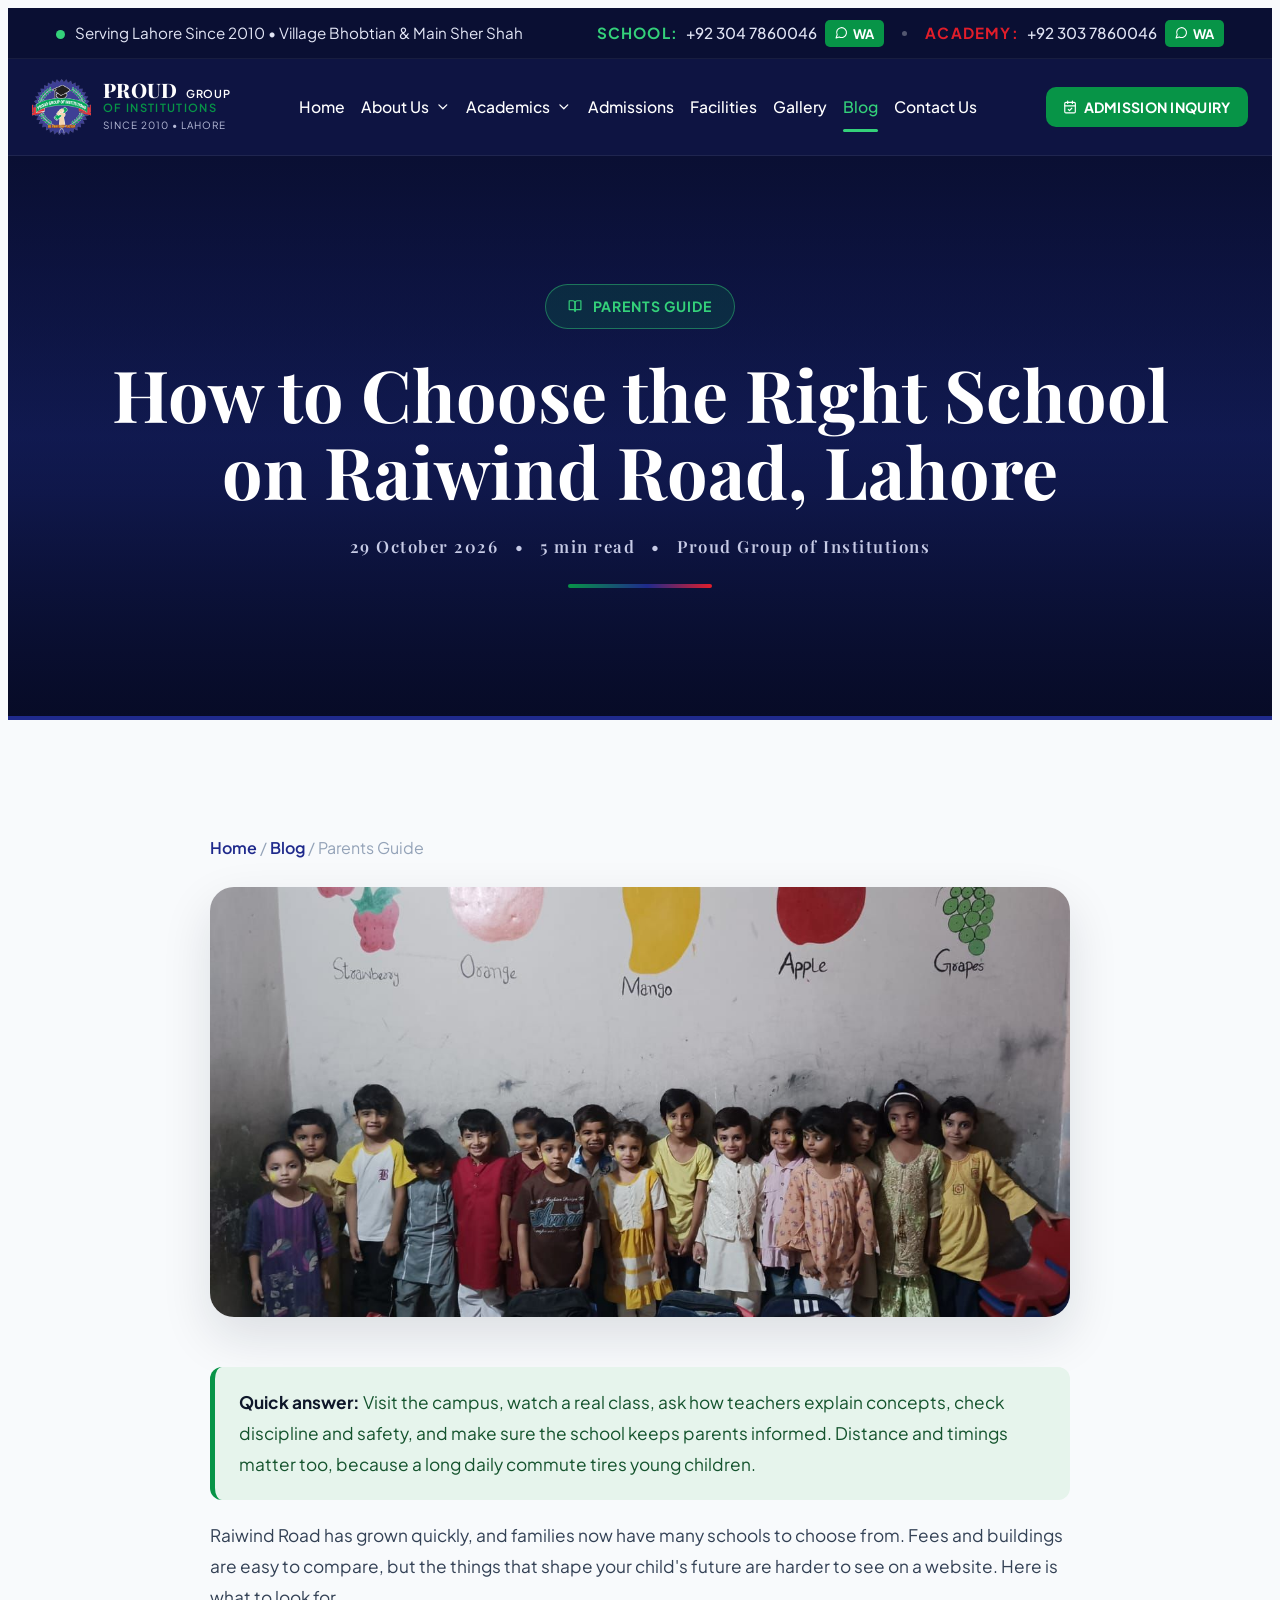
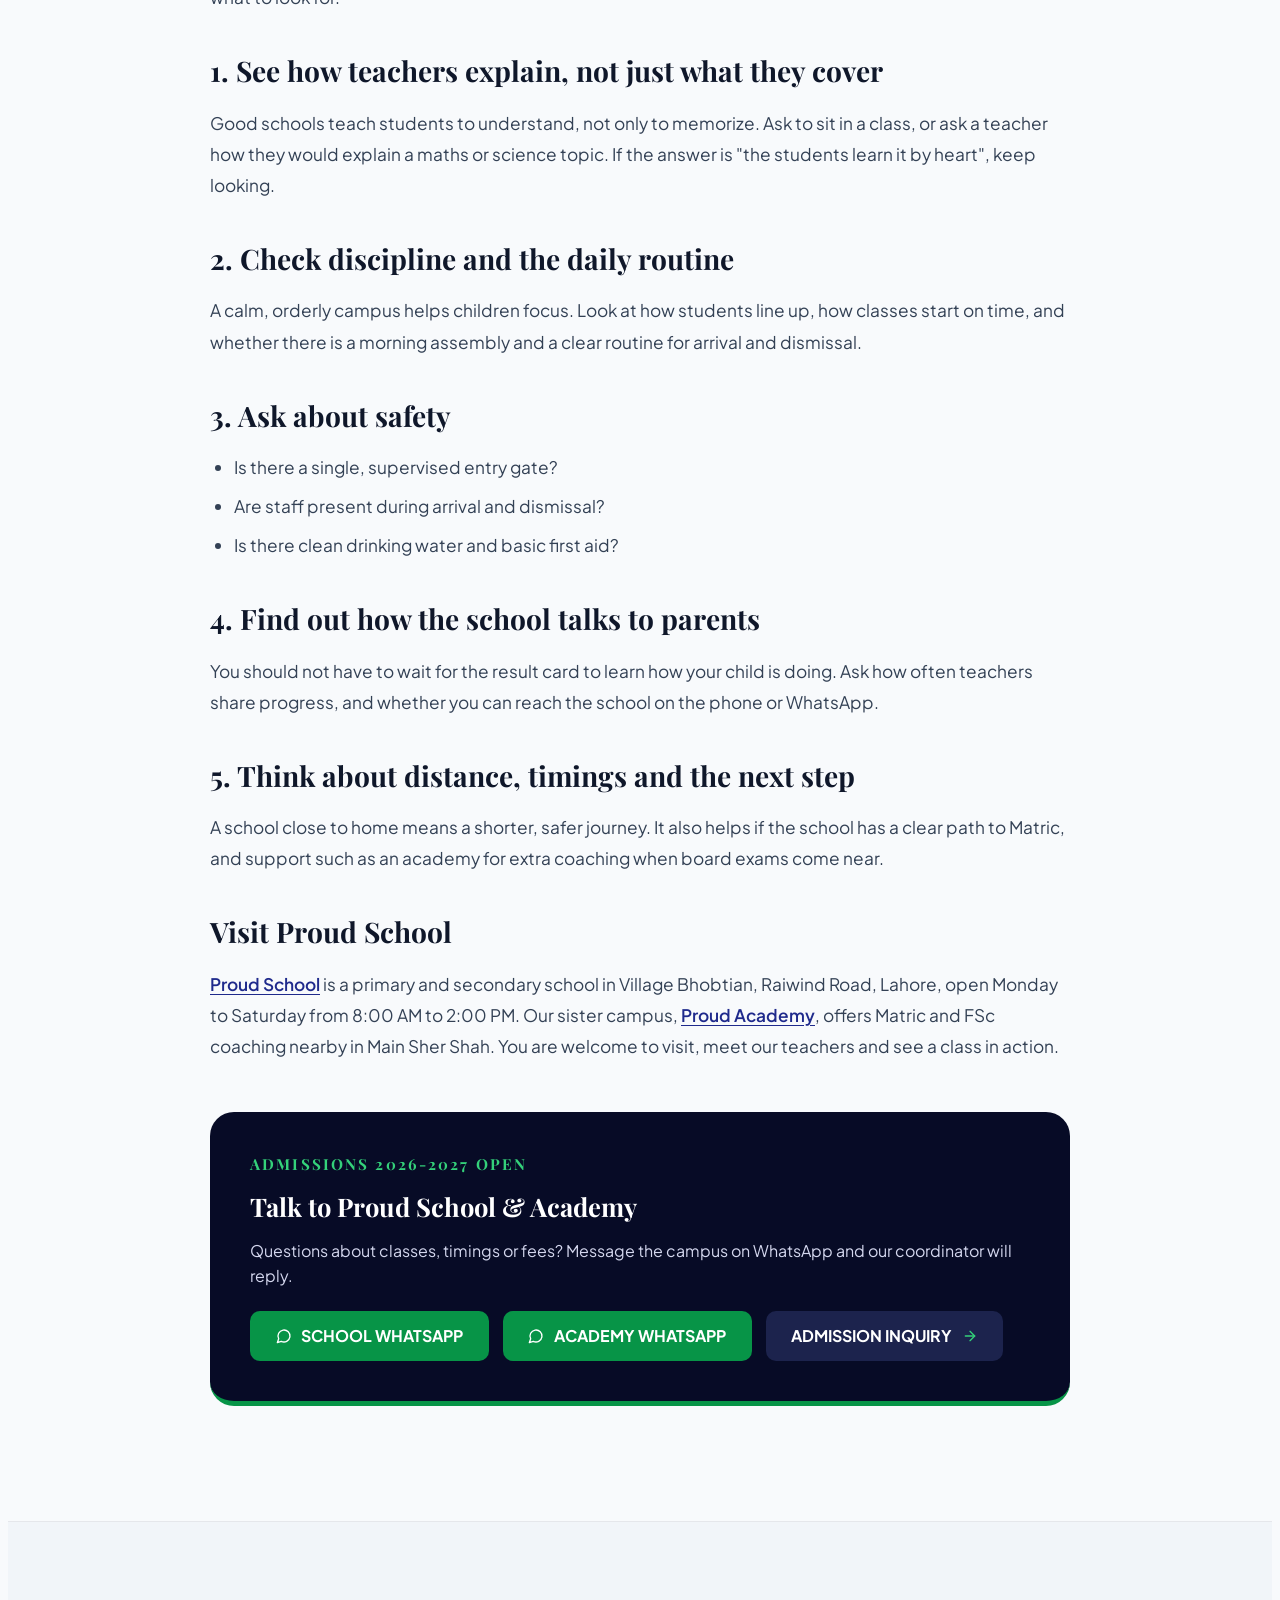
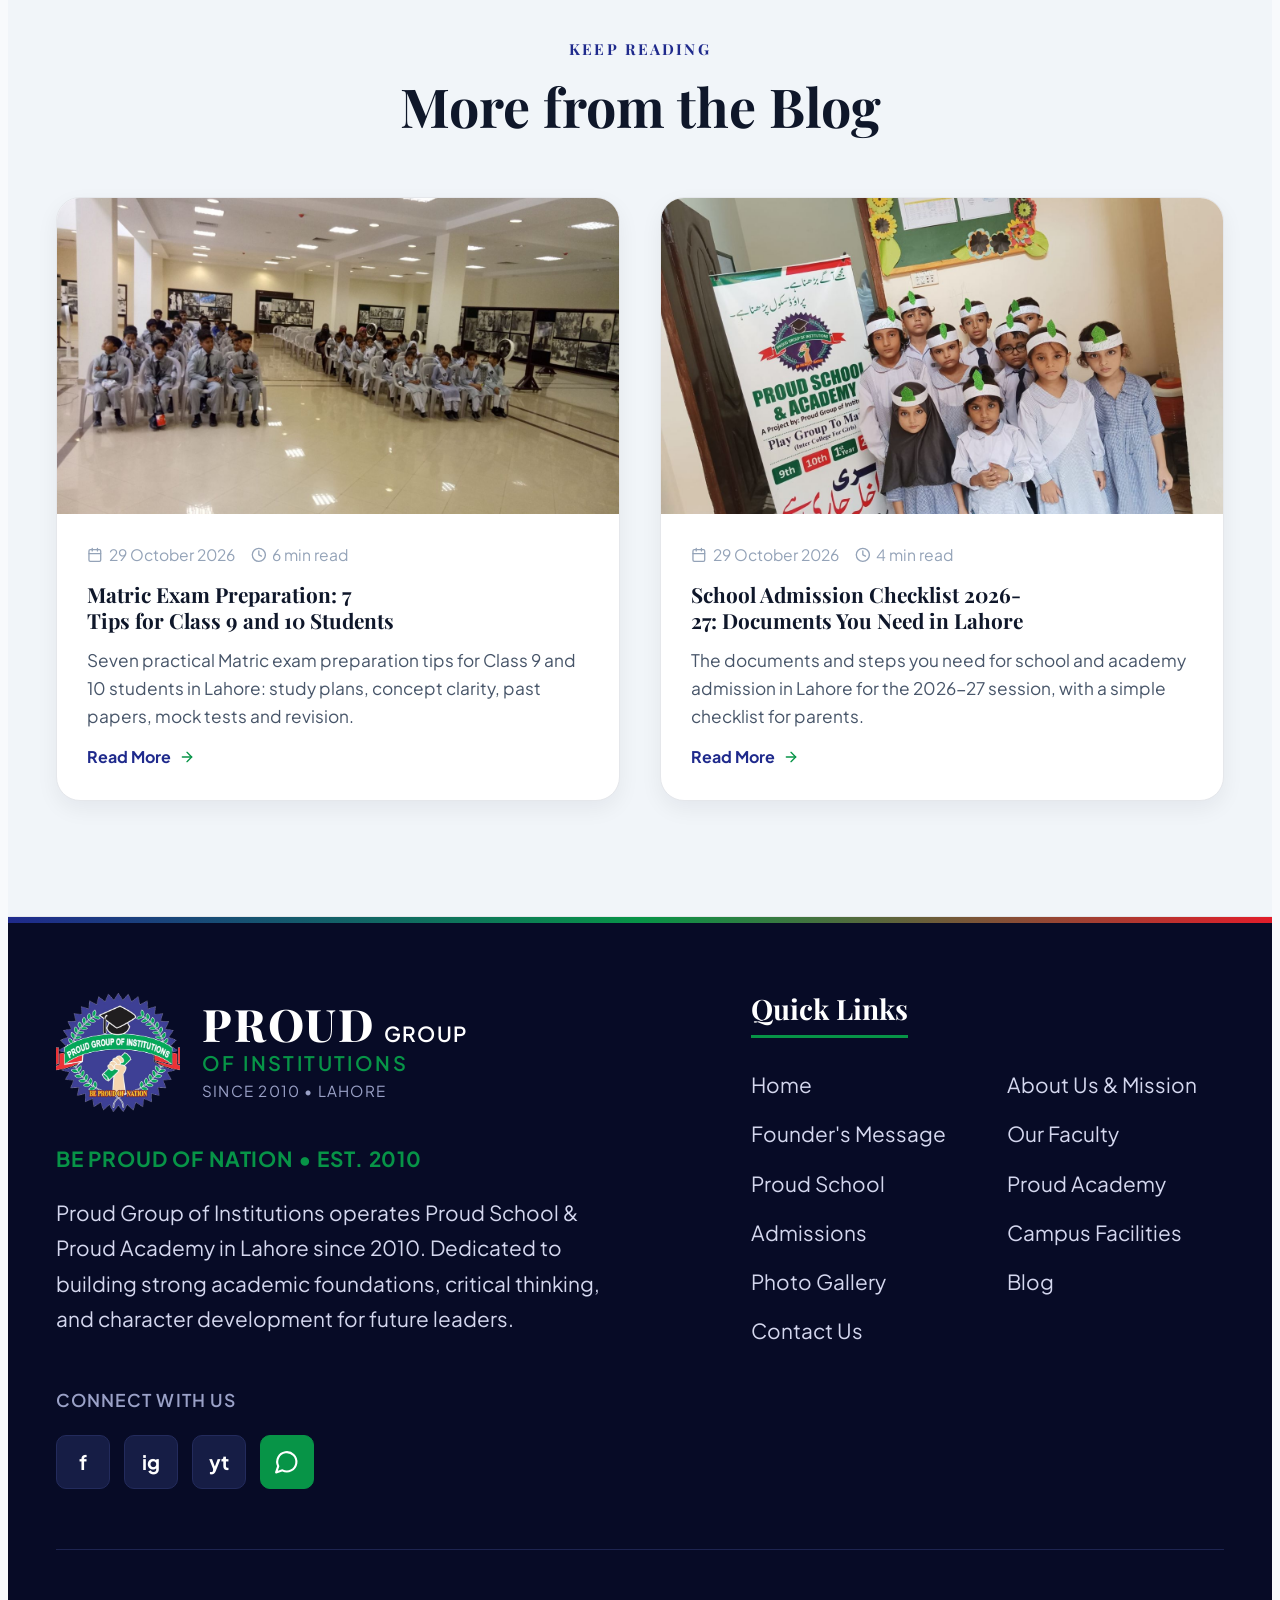
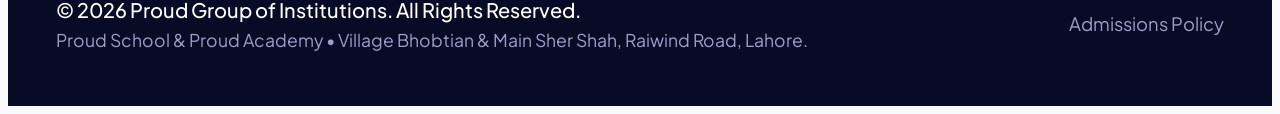
<file: blog-choose-school-raiwind-road-lahore.html>
<!doctype html>
<html lang="en">
<head>
<meta charset="utf-8">
<meta name="viewport" content="width=device-width, initial-scale=1, viewport-fit=cover">
<title>How to Choose the Right School on Raiwind Road, Lahore | Proud Blog</title>
<meta name="description" content="A practical checklist for parents choosing a school on Raiwind Road, Lahore: teaching quality, discipline, safety, timings and parent communication.">
<link rel="canonical" href="https://proud-school-academy.vercel.app/blog-choose-school-raiwind-road-lahore.html">
<meta property="og:type" content="website">
<meta property="og:site_name" content="Proud School &amp; Academy">
<meta property="og:title" content="How to Choose the Right School on Raiwind Road, Lahore | Proud Blog">
<meta property="og:description" content="A practical checklist for parents choosing a school on Raiwind Road, Lahore: teaching quality, discipline, safety, timings and parent communication.">
<meta property="og:url" content="https://proud-school-academy.vercel.app/blog-choose-school-raiwind-road-lahore.html">
<meta property="og:image" content="https://proud-school-academy.vercel.app/img/p-school-banner.jpg">
<meta property="og:locale" content="en_PK">
<meta name="twitter:card" content="summary_large_image">
<script type="application/ld+json">{"@context": "https://schema.org", "@graph": [{"@type": "EducationalOrganization", "@id": "https://proud-school-academy.vercel.app/#org", "name": "Proud Group of Institutions", "alternateName": ["Proud School & Academy", "Proud School and Academy"], "url": "https://proud-school-academy.vercel.app/", "logo": "https://proud-school-academy.vercel.app/img/logo.png", "foundingDate": "2010", "slogan": "Be Proud of Nation", "areaServed": {"@type": "City", "name": "Lahore"}, "subOrganization": [{"@id": "https://proud-school-academy.vercel.app/proud-school.html#school"}, {"@id": "https://proud-school-academy.vercel.app/proud-academy.html#academy"}]}, {"@type": "School", "@id": "https://proud-school-academy.vercel.app/proud-school.html#school", "name": "Proud School", "description": "Primary and secondary school on Raiwind Road, Lahore", "url": "https://proud-school-academy.vercel.app/proud-school.html", "telephone": "+923047860046", "address": {"@type": "PostalAddress", "streetAddress": "Village Bhobtian, Raiwind Road", "addressLocality": "Lahore", "addressRegion": "Punjab", "addressCountry": "PK"}, "parentOrganization": {"@id": "https://proud-school-academy.vercel.app/#org"}, "openingHoursSpecification": [{"@type": "OpeningHoursSpecification", "dayOfWeek": ["Monday", "Tuesday", "Wednesday", "Thursday", "Friday", "Saturday"], "opens": "08:00", "closes": "14:00"}]}, {"@type": "EducationalOrganization", "@id": "https://proud-school-academy.vercel.app/proud-academy.html#academy", "name": "Proud Academy", "description": "Matric, FSc and subject coaching academy on Raiwind Road, Lahore", "url": "https://proud-school-academy.vercel.app/proud-academy.html", "telephone": "+923037860046", "address": {"@type": "PostalAddress", "streetAddress": "Main Sher Shah, 100 Feet Road, Raiwind Road", "addressLocality": "Lahore", "addressRegion": "Punjab", "addressCountry": "PK"}, "parentOrganization": {"@id": "https://proud-school-academy.vercel.app/#org"}, "openingHoursSpecification": [{"@type": "OpeningHoursSpecification", "dayOfWeek": ["Monday", "Tuesday", "Wednesday", "Thursday", "Friday", "Saturday"], "opens": "16:00", "closes": "20:00"}]}, {"@type": "WebPage", "@id": "https://proud-school-academy.vercel.app/blog-choose-school-raiwind-road-lahore.html#webpage", "url": "https://proud-school-academy.vercel.app/blog-choose-school-raiwind-road-lahore.html", "name": "How to Choose the Right School on Raiwind Road, Lahore | Proud Blog", "description": "A practical checklist for parents choosing a school on Raiwind Road, Lahore: teaching quality, discipline, safety, timings and parent communication.", "isPartOf": {"@id": "https://proud-school-academy.vercel.app/#org"}, "inLanguage": "en"}, {"@type": "BreadcrumbList", "itemListElement": [{"@type": "ListItem", "position": 1, "name": "Home", "item": "https://proud-school-academy.vercel.app/"}, {"@type": "ListItem", "position": 2, "name": "How to Choose the Right School on Raiwind Road, Lahore", "item": "https://proud-school-academy.vercel.app/blog-choose-school-raiwind-road-lahore.html"}]}, {"@type": "BlogPosting", "headline": "How to Choose the Right School on Raiwind Road, Lahore", "description": "A practical checklist for parents choosing a school on Raiwind Road, Lahore: teaching quality, discipline, safety, timings and parent communication.", "datePublished": "2026-10-29", "dateModified": "2026-10-29", "image": "https://proud-school-academy.vercel.app/img/p-young-class.jpg", "author": {"@id": "https://proud-school-academy.vercel.app/#org"}, "publisher": {"@id": "https://proud-school-academy.vercel.app/#org"}, "mainEntityOfPage": "https://proud-school-academy.vercel.app/blog-choose-school-raiwind-road-lahore.html", "articleSection": "Parents Guide", "inLanguage": "en"}]}</script>
<meta name="claude:viewport-fit-sides" content="cover">
</head>
<body>
<link rel="preconnect" href="https://fonts.googleapis.com"><link rel="preconnect" href="https://fonts.gstatic.com" crossorigin><link rel="stylesheet" href="https://fonts.googleapis.com/css2?family=Playfair+Display:wght@600;700;800&family=Plus+Jakarta+Sans:wght@400;500;600;700;800&family=JetBrains+Mono:wght@400;500;700&family=Amiri:wght@700&display=swap">
<link rel="stylesheet" href="styles.css">

<div class="topbar"><div class="wrap">
  <div class="l"><span><span class="dot"></span>Serving Lahore Since 2010 • Village Bhobtian &amp; Main Sher Shah</span><span class="sep"></span><span class="lgs"><i data-i="sparkles"></i>Learn • Grow • Succeed</span></div>
  <div class="r">
    <span class="line"><span class="lab g">School:</span><a href="tel:+923047860046">+92 304 7860046</a><a class="wa-chip" href="https://wa.me/923047860046" target="_blank" rel="noopener"><i data-i="msg"></i>WA</a></span>
    <span class="mid-dot"></span>
    <span class="line"><span class="lab r">Academy:</span><a href="tel:+923037860046">+92 303 7860046</a><a class="wa-chip" href="https://wa.me/923037860046" target="_blank" rel="noopener"><i data-i="msg"></i>WA</a></span>
  </div>
</div></div>
<header class="nav" id="nav"><div class="wrap">
  <a class="brand" href="index.html" aria-label="Proud Group of Institutions home"><img src="img/logo.png" alt="Proud Group of Institutions crest"><div><div class="t1">PROUD<span class="grp">GROUP</span></div><div class="t2">Of Institutions</div><div class="t3">Since 2010 • Lahore</div></div></a>
  <nav class="menu" id="menu" aria-label="Main">
    <a href="index.html">Home</a>
    <span class="dd"><a href="about.html">About Us <i data-i="chevDown"></i></a><span class="dd-panel"><a href="about.html">About Proud</a><a href="founder.html">Founder's Message</a><a href="faculty.html">Our Faculty</a></span></span>
    <span class="dd"><a href="proud-school.html">Academics <i data-i="chevDown"></i></a><span class="dd-panel"><a href="proud-school.html">Proud School — Primary &amp; Secondary</a><a href="proud-academy.html">Proud Academy — Coaching &amp; Exam Prep</a></span></span>
    <a href="admissions.html">Admissions</a>
    <a href="facilities.html">Facilities</a>
    <a href="gallery.html">Gallery</a>
    <a href="blog.html" class="active">Blog</a>
    <a href="contact.html">Contact Us</a>
  </nav>
  <a class="btn btn-green btn-upper nav-cta" href="admissions.html"><i data-i="calCheck"></i>Admission Inquiry</a>
  <button class="burger" id="burger" aria-label="Open menu" aria-expanded="false"><i data-i="menu"></i></button>
</div></header>
<main id="top"><section class="phero " style="padding:0"><div class="wrap">
  <span class="pill "><i data-i="book"></i>Parents Guide</span>
  <h1>How to Choose the Right School on Raiwind Road, Lahore</h1><p class="sub "><span class="bmeta"><span>29 October 2026</span><span>•</span><span>5 min read</span><span>•</span><span>Proud Group of Institutions</span></span></p><span class="rule gbr"></span>
</div></section>
<section class="band"><div class="wrap"><article class="post">
  <div class="crumbs"><a href="index.html">Home</a> / <a href="blog.html">Blog</a> / Parents Guide</div>
  <div class="cover" style="background-image:url(img/p-young-class.jpg)" role="img" aria-label="How to Choose the Right School on Raiwind Road, Lahore"></div>
  <div class="prose">
<p class="tldr"><strong>Quick answer:</strong> Visit the campus, watch a real class, ask how teachers explain concepts, check discipline and safety, and make sure the school keeps parents informed. Distance and timings matter too, because a long daily commute tires young children.</p>
<p>Raiwind Road has grown quickly, and families now have many schools to choose from. Fees and buildings are easy to compare, but the things that shape your child's future are harder to see on a website. Here is what to look for.</p>
<h2>1. See how teachers explain, not just what they cover</h2>
<p>Good schools teach students to understand, not only to memorize. Ask to sit in a class, or ask a teacher how they would explain a maths or science topic. If the answer is "the students learn it by heart", keep looking.</p>
<h2>2. Check discipline and the daily routine</h2>
<p>A calm, orderly campus helps children focus. Look at how students line up, how classes start on time, and whether there is a morning assembly and a clear routine for arrival and dismissal.</p>
<h2>3. Ask about safety</h2>
<ul><li>Is there a single, supervised entry gate?</li><li>Are staff present during arrival and dismissal?</li><li>Is there clean drinking water and basic first aid?</li></ul>
<h2>4. Find out how the school talks to parents</h2>
<p>You should not have to wait for the result card to learn how your child is doing. Ask how often teachers share progress, and whether you can reach the school on the phone or WhatsApp.</p>
<h2>5. Think about distance, timings and the next step</h2>
<p>A school close to home means a shorter, safer journey. It also helps if the school has a clear path to Matric, and support such as an academy for extra coaching when board exams come near.</p>
<h2>Visit Proud School</h2>
<p><a href="proud-school.html">Proud School</a> is a primary and secondary school in Village Bhobtian, Raiwind Road, Lahore, open Monday to Saturday from 8:00 AM to 2:00 PM. Our sister campus, <a href="proud-academy.html">Proud Academy</a>, offers Matric and FSc coaching nearby in Main Sher Shah. You are welcome to visit, meet our teachers and see a class in action.</p>
</div>
  <div class="post-cta"><span class="eyebrow mint">Admissions 2026-2027 Open</span><h3>Talk to Proud School &amp; Academy</h3><p>Questions about classes, timings or fees? Message the campus on WhatsApp and our coordinator will reply.</p>
    <div class="acts"><a class="btn btn-green" href="https://wa.me/923047860046" target="_blank" rel="noopener"><i data-i="msg"></i>School WhatsApp</a><a class="btn btn-green" href="https://wa.me/923037860046" target="_blank" rel="noopener"><i data-i="msg"></i>Academy WhatsApp</a><a class="btn btn-slate" href="admissions.html">Admission Inquiry <i data-i="arrowR"></i></a></div></div>
</article></div></section>
<section class="band-2"><div class="wrap"><div class="sec-head"><span class="eyebrow">Keep Reading</span><h2>More from the Blog</h2></div>
  <div class="bgrid" style="grid-template-columns:repeat(2,1fr);max-width:1200px;margin-inline:auto"><article class="bcard"><a href="blog-matric-exam-preparation-tips.html" style="display:contents"><div class="img" style="background-image:url(img/p-study-visit-2.jpg)" role="img" aria-label="Matric Exam Preparation: 7 Tips for Class 9 and 10 Students"></div>
  <div class="b"><div class="bmeta"><span><i data-i="cal"></i>29 October 2026</span><span><i data-i="clock"></i>6 min read</span></div><h3>Matric Exam Preparation: 7 Tips for Class 9 and 10 Students</h3><p>Seven practical Matric exam preparation tips for Class 9 and 10 students in Lahore: study plans, concept clarity, past papers, mock tests and revision.</p><span class="more">Read More <i data-i="arrowR"></i></span></div></a></article><article class="bcard"><a href="blog-school-admission-documents-checklist.html" style="display:contents"><div class="img" style="background-image:url(img/p-school-banner.jpg)" role="img" aria-label="School Admission Checklist 2026-27: Documents You Need in Lahore"></div>
  <div class="b"><div class="bmeta"><span><i data-i="cal"></i>29 October 2026</span><span><i data-i="clock"></i>4 min read</span></div><h3>School Admission Checklist 2026-27: Documents You Need in Lahore</h3><p>The documents and steps you need for school and academy admission in Lahore for the 2026-27 session, with a simple checklist for parents.</p><span class="more">Read More <i data-i="arrowR"></i></span></div></a></article></div></div></section></main>

<footer><div class="wrap">
  <div class="grid">
    <div>
      <div class="fbrand"><img src="img/logo.png" alt=""><div><div class="t1">PROUD<span class="grp">GROUP</span></div><div class="t2">Of Institutions</div><div class="t3">Since 2010 • Lahore</div></div></div>
      <div class="motto">Be Proud of Nation • Est. 2010</div>
      <p class="fabout">Proud Group of Institutions operates Proud School &amp; Proud Academy in Lahore since 2010. Dedicated to building strong academic foundations, critical thinking, and character development for future leaders.</p>
      <div class="connect"><b>Connect With Us</b><div class="socials"><a href="#" aria-label="Facebook">f</a><a href="#" aria-label="Instagram">ig</a><a href="#" aria-label="YouTube">yt</a><a class="wa" href="https://wa.me/923047860046" target="_blank" rel="noopener" aria-label="WhatsApp"><i data-i="msg"></i></a></div></div>
    </div>
    <div><h4>Quick Links</h4><ul class="qlinks">
      <li><a href="index.html">Home</a></li><li><a href="about.html">About Us &amp; Mission</a></li><li><a href="founder.html">Founder's Message</a></li><li><a href="faculty.html">Our Faculty</a></li><li><a href="proud-school.html">Proud School</a></li><li><a href="proud-academy.html">Proud Academy</a></li><li><a href="admissions.html">Admissions</a></li><li><a href="facilities.html">Campus Facilities</a></li><li><a href="gallery.html">Photo Gallery</a></li><li><a href="blog.html">Blog</a></li><li><a href="contact.html">Contact Us</a></li></ul></div>
  </div>
  <div class="fbot"><div><b>© 2026 Proud Group of Institutions. All Rights Reserved.</b><p>Proud School &amp; Proud Academy • Village Bhobtian &amp; Main Sher Shah, Raiwind Road, Lahore.</p></div><div class="pol"><a href="admissions.html">Admissions Policy</a></div></div>
</div></footer>

<script>window.PAGE={};</script>
<script src="site.js"></script>
</body>
</html>
</file>
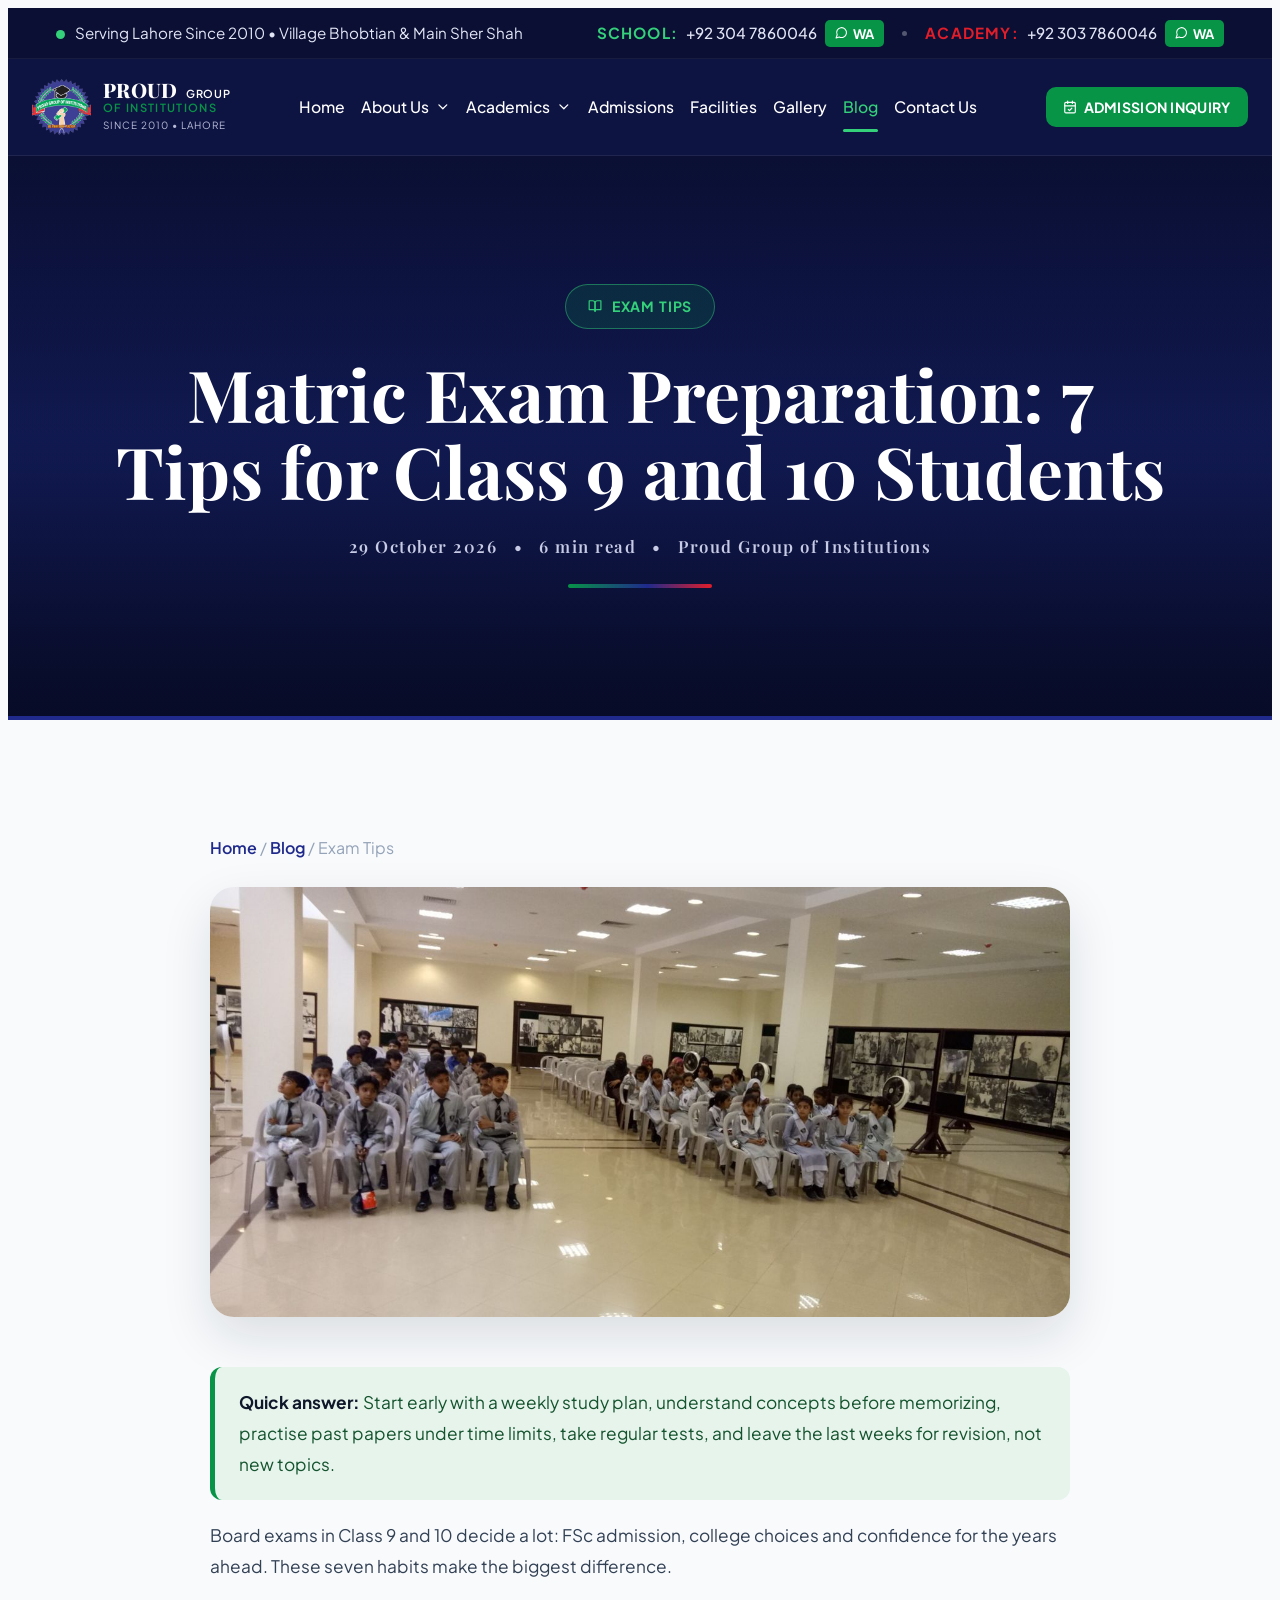
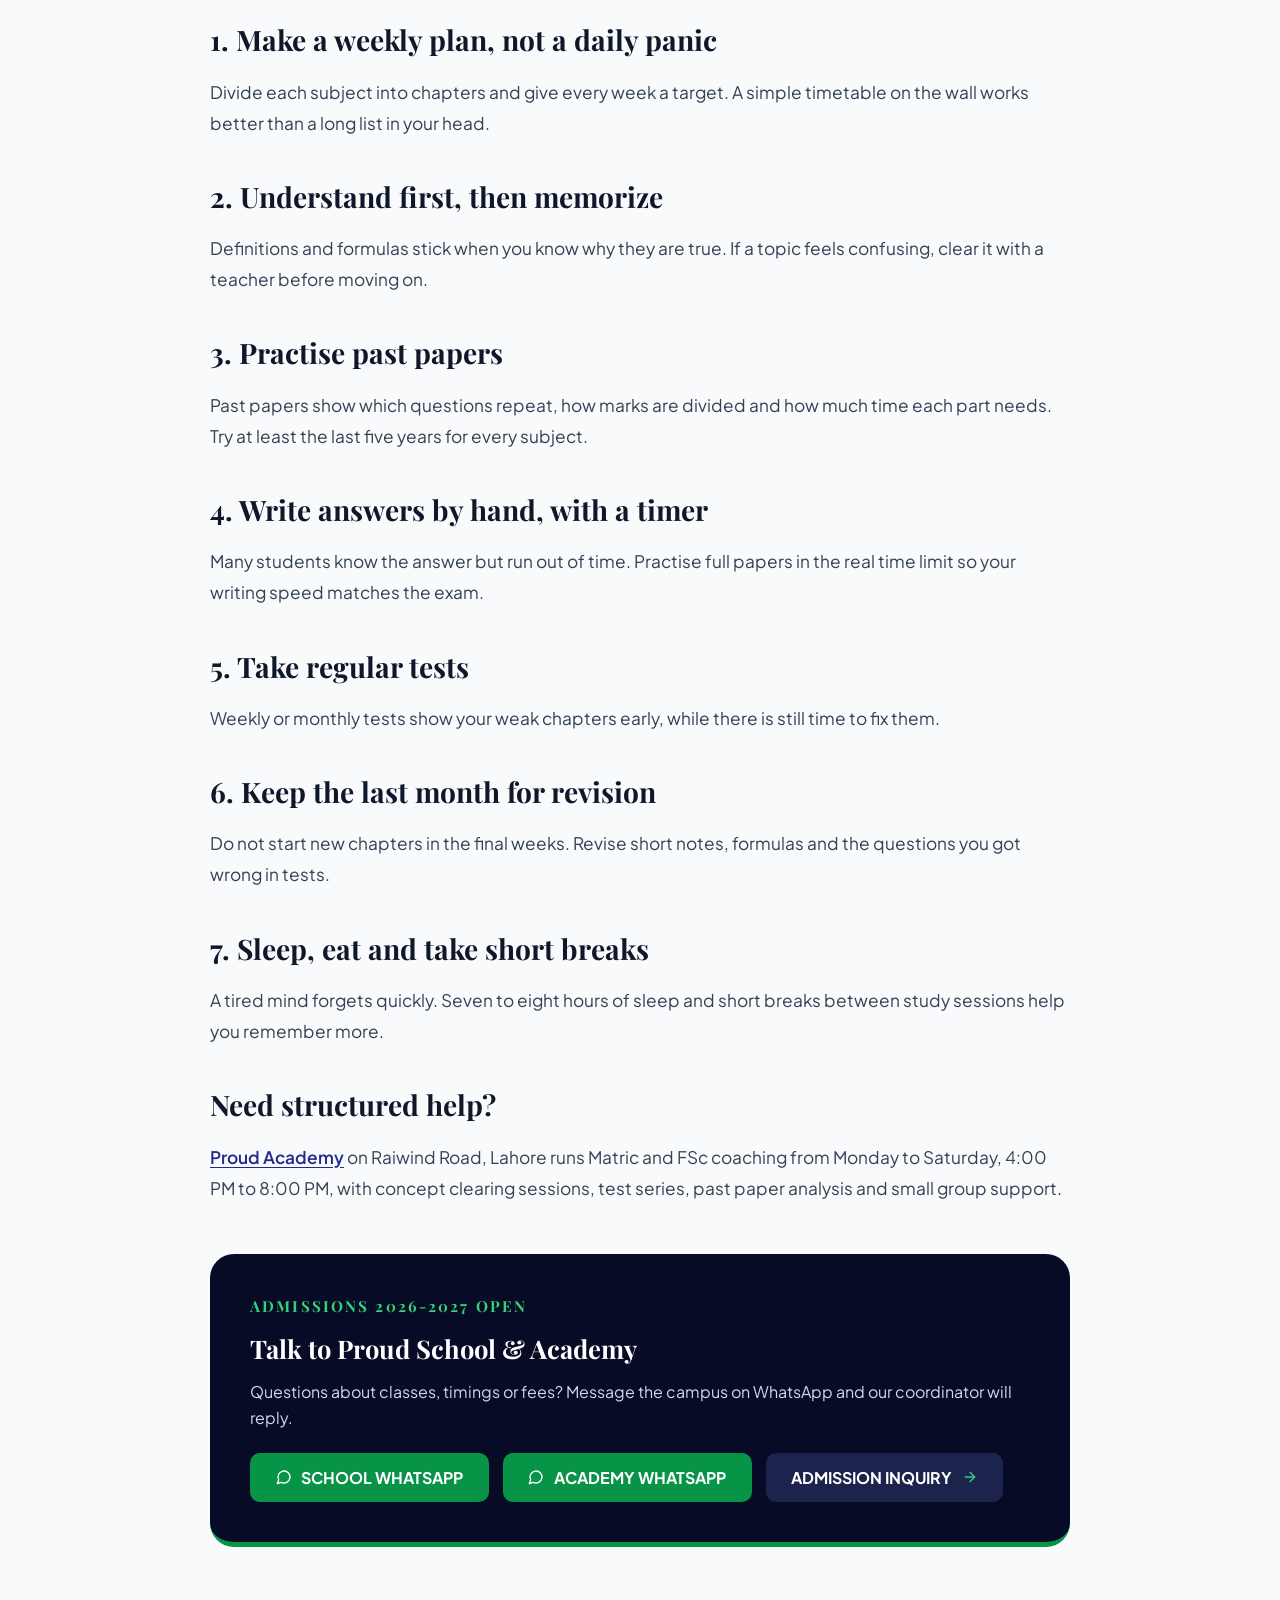
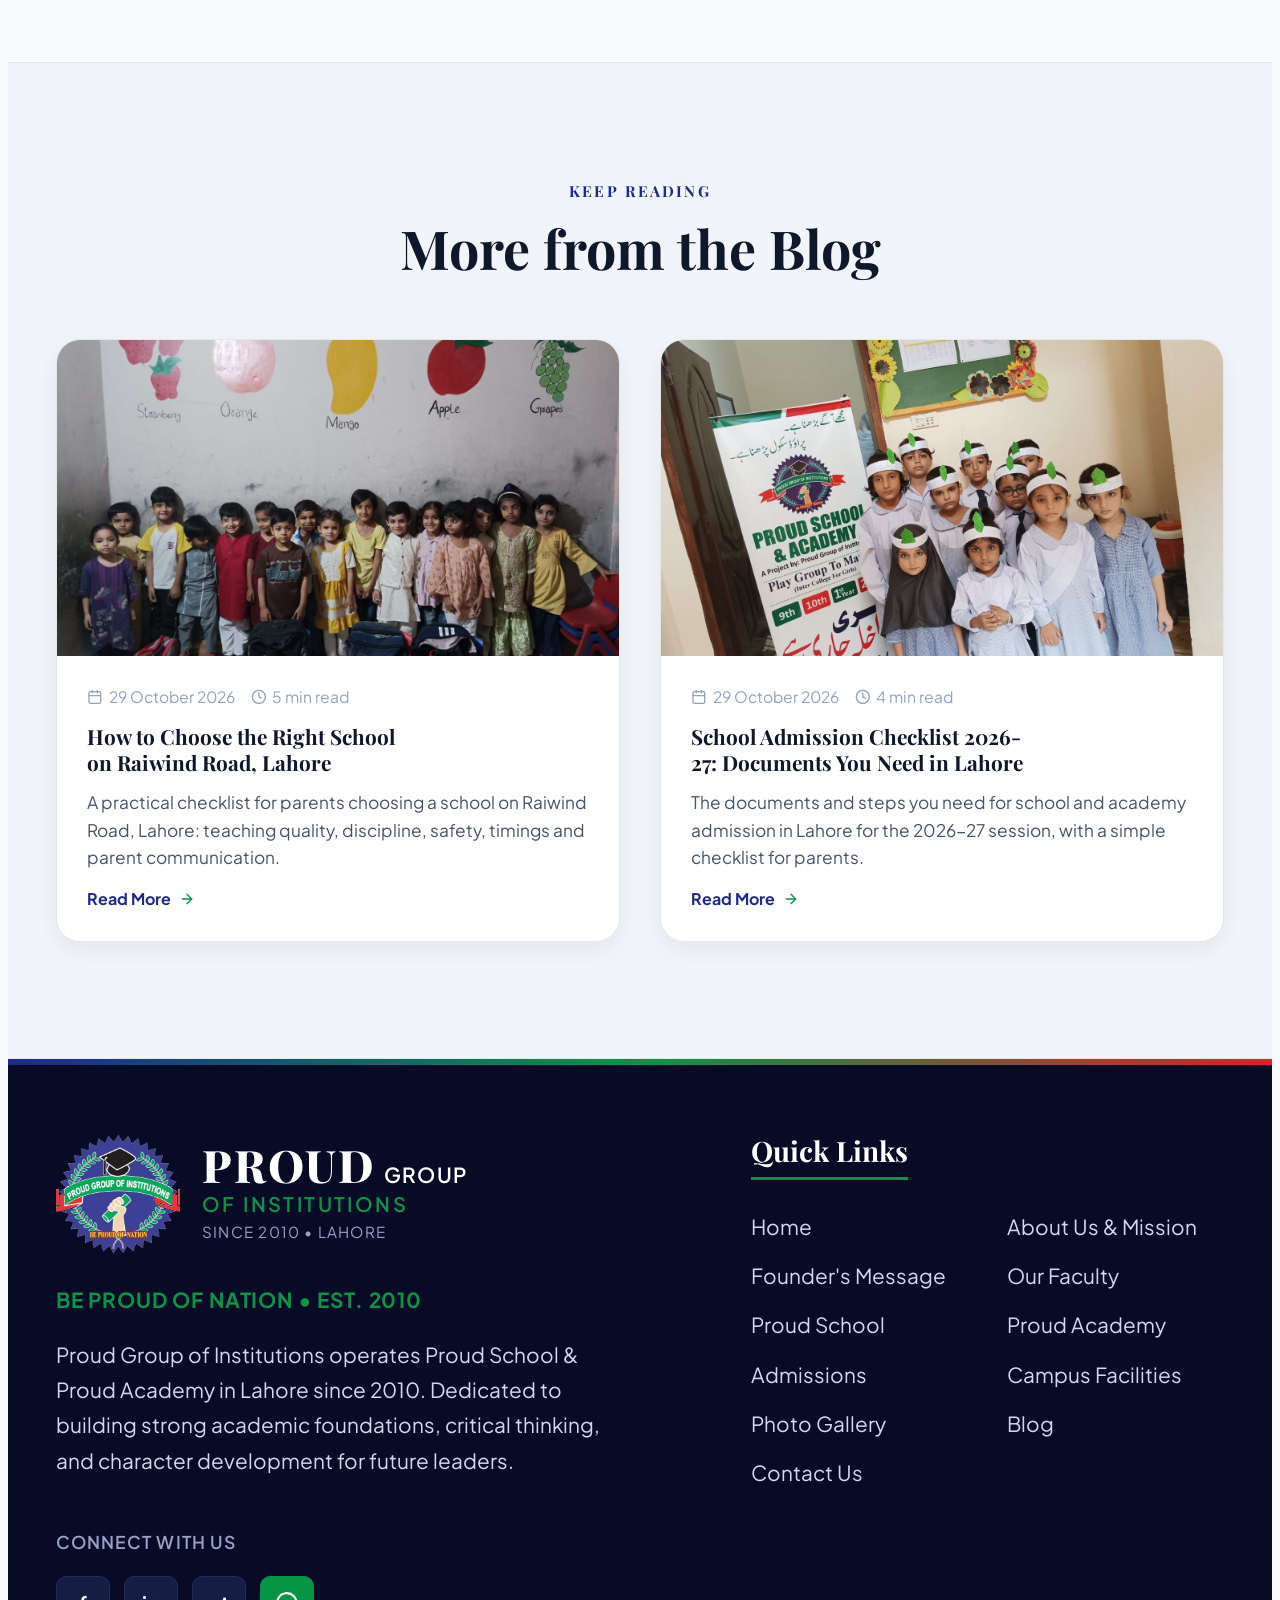
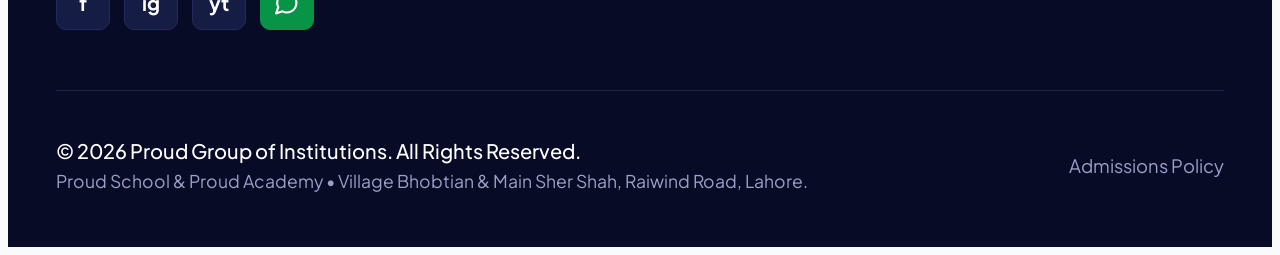
<file: blog-matric-exam-preparation-tips.html>
<!doctype html>
<html lang="en">
<head>
<meta charset="utf-8">
<meta name="viewport" content="width=device-width, initial-scale=1, viewport-fit=cover">
<title>Matric Exam Preparation: 7 Tips for Class 9 and 10 Students | Proud Blog</title>
<meta name="description" content="Seven practical Matric exam preparation tips for Class 9 and 10 students in Lahore: study plans, concept clarity, past papers, mock tests and revision.">
<link rel="canonical" href="https://proud-school-academy.vercel.app/blog-matric-exam-preparation-tips.html">
<meta property="og:type" content="website">
<meta property="og:site_name" content="Proud School &amp; Academy">
<meta property="og:title" content="Matric Exam Preparation: 7 Tips for Class 9 and 10 Students | Proud Blog">
<meta property="og:description" content="Seven practical Matric exam preparation tips for Class 9 and 10 students in Lahore: study plans, concept clarity, past papers, mock tests and revision.">
<meta property="og:url" content="https://proud-school-academy.vercel.app/blog-matric-exam-preparation-tips.html">
<meta property="og:image" content="https://proud-school-academy.vercel.app/img/p-school-banner.jpg">
<meta property="og:locale" content="en_PK">
<meta name="twitter:card" content="summary_large_image">
<script type="application/ld+json">{"@context": "https://schema.org", "@graph": [{"@type": "EducationalOrganization", "@id": "https://proud-school-academy.vercel.app/#org", "name": "Proud Group of Institutions", "alternateName": ["Proud School & Academy", "Proud School and Academy"], "url": "https://proud-school-academy.vercel.app/", "logo": "https://proud-school-academy.vercel.app/img/logo.png", "foundingDate": "2010", "slogan": "Be Proud of Nation", "areaServed": {"@type": "City", "name": "Lahore"}, "subOrganization": [{"@id": "https://proud-school-academy.vercel.app/proud-school.html#school"}, {"@id": "https://proud-school-academy.vercel.app/proud-academy.html#academy"}]}, {"@type": "School", "@id": "https://proud-school-academy.vercel.app/proud-school.html#school", "name": "Proud School", "description": "Primary and secondary school on Raiwind Road, Lahore", "url": "https://proud-school-academy.vercel.app/proud-school.html", "telephone": "+923047860046", "address": {"@type": "PostalAddress", "streetAddress": "Village Bhobtian, Raiwind Road", "addressLocality": "Lahore", "addressRegion": "Punjab", "addressCountry": "PK"}, "parentOrganization": {"@id": "https://proud-school-academy.vercel.app/#org"}, "openingHoursSpecification": [{"@type": "OpeningHoursSpecification", "dayOfWeek": ["Monday", "Tuesday", "Wednesday", "Thursday", "Friday", "Saturday"], "opens": "08:00", "closes": "14:00"}]}, {"@type": "EducationalOrganization", "@id": "https://proud-school-academy.vercel.app/proud-academy.html#academy", "name": "Proud Academy", "description": "Matric, FSc and subject coaching academy on Raiwind Road, Lahore", "url": "https://proud-school-academy.vercel.app/proud-academy.html", "telephone": "+923037860046", "address": {"@type": "PostalAddress", "streetAddress": "Main Sher Shah, 100 Feet Road, Raiwind Road", "addressLocality": "Lahore", "addressRegion": "Punjab", "addressCountry": "PK"}, "parentOrganization": {"@id": "https://proud-school-academy.vercel.app/#org"}, "openingHoursSpecification": [{"@type": "OpeningHoursSpecification", "dayOfWeek": ["Monday", "Tuesday", "Wednesday", "Thursday", "Friday", "Saturday"], "opens": "16:00", "closes": "20:00"}]}, {"@type": "WebPage", "@id": "https://proud-school-academy.vercel.app/blog-matric-exam-preparation-tips.html#webpage", "url": "https://proud-school-academy.vercel.app/blog-matric-exam-preparation-tips.html", "name": "Matric Exam Preparation: 7 Tips for Class 9 and 10 Students | Proud Blog", "description": "Seven practical Matric exam preparation tips for Class 9 and 10 students in Lahore: study plans, concept clarity, past papers, mock tests and revision.", "isPartOf": {"@id": "https://proud-school-academy.vercel.app/#org"}, "inLanguage": "en"}, {"@type": "BreadcrumbList", "itemListElement": [{"@type": "ListItem", "position": 1, "name": "Home", "item": "https://proud-school-academy.vercel.app/"}, {"@type": "ListItem", "position": 2, "name": "Matric Exam Preparation: 7 Tips for Class 9 and 10 Students", "item": "https://proud-school-academy.vercel.app/blog-matric-exam-preparation-tips.html"}]}, {"@type": "BlogPosting", "headline": "Matric Exam Preparation: 7 Tips for Class 9 and 10 Students", "description": "Seven practical Matric exam preparation tips for Class 9 and 10 students in Lahore: study plans, concept clarity, past papers, mock tests and revision.", "datePublished": "2026-10-29", "dateModified": "2026-10-29", "image": "https://proud-school-academy.vercel.app/img/p-study-visit-2.jpg", "author": {"@id": "https://proud-school-academy.vercel.app/#org"}, "publisher": {"@id": "https://proud-school-academy.vercel.app/#org"}, "mainEntityOfPage": "https://proud-school-academy.vercel.app/blog-matric-exam-preparation-tips.html", "articleSection": "Exam Tips", "inLanguage": "en"}]}</script>
<meta name="claude:viewport-fit-sides" content="cover">
</head>
<body>
<link rel="preconnect" href="https://fonts.googleapis.com"><link rel="preconnect" href="https://fonts.gstatic.com" crossorigin><link rel="stylesheet" href="https://fonts.googleapis.com/css2?family=Playfair+Display:wght@600;700;800&family=Plus+Jakarta+Sans:wght@400;500;600;700;800&family=JetBrains+Mono:wght@400;500;700&family=Amiri:wght@700&display=swap">
<link rel="stylesheet" href="styles.css">

<div class="topbar"><div class="wrap">
  <div class="l"><span><span class="dot"></span>Serving Lahore Since 2010 • Village Bhobtian &amp; Main Sher Shah</span><span class="sep"></span><span class="lgs"><i data-i="sparkles"></i>Learn • Grow • Succeed</span></div>
  <div class="r">
    <span class="line"><span class="lab g">School:</span><a href="tel:+923047860046">+92 304 7860046</a><a class="wa-chip" href="https://wa.me/923047860046" target="_blank" rel="noopener"><i data-i="msg"></i>WA</a></span>
    <span class="mid-dot"></span>
    <span class="line"><span class="lab r">Academy:</span><a href="tel:+923037860046">+92 303 7860046</a><a class="wa-chip" href="https://wa.me/923037860046" target="_blank" rel="noopener"><i data-i="msg"></i>WA</a></span>
  </div>
</div></div>
<header class="nav" id="nav"><div class="wrap">
  <a class="brand" href="index.html" aria-label="Proud Group of Institutions home"><img src="img/logo.png" alt="Proud Group of Institutions crest"><div><div class="t1">PROUD<span class="grp">GROUP</span></div><div class="t2">Of Institutions</div><div class="t3">Since 2010 • Lahore</div></div></a>
  <nav class="menu" id="menu" aria-label="Main">
    <a href="index.html">Home</a>
    <span class="dd"><a href="about.html">About Us <i data-i="chevDown"></i></a><span class="dd-panel"><a href="about.html">About Proud</a><a href="founder.html">Founder's Message</a><a href="faculty.html">Our Faculty</a></span></span>
    <span class="dd"><a href="proud-school.html">Academics <i data-i="chevDown"></i></a><span class="dd-panel"><a href="proud-school.html">Proud School — Primary &amp; Secondary</a><a href="proud-academy.html">Proud Academy — Coaching &amp; Exam Prep</a></span></span>
    <a href="admissions.html">Admissions</a>
    <a href="facilities.html">Facilities</a>
    <a href="gallery.html">Gallery</a>
    <a href="blog.html" class="active">Blog</a>
    <a href="contact.html">Contact Us</a>
  </nav>
  <a class="btn btn-green btn-upper nav-cta" href="admissions.html"><i data-i="calCheck"></i>Admission Inquiry</a>
  <button class="burger" id="burger" aria-label="Open menu" aria-expanded="false"><i data-i="menu"></i></button>
</div></header>
<main id="top"><section class="phero " style="padding:0"><div class="wrap">
  <span class="pill "><i data-i="book"></i>Exam Tips</span>
  <h1>Matric Exam Preparation: 7 Tips for Class 9 and 10 Students</h1><p class="sub "><span class="bmeta"><span>29 October 2026</span><span>•</span><span>6 min read</span><span>•</span><span>Proud Group of Institutions</span></span></p><span class="rule gbr"></span>
</div></section>
<section class="band"><div class="wrap"><article class="post">
  <div class="crumbs"><a href="index.html">Home</a> / <a href="blog.html">Blog</a> / Exam Tips</div>
  <div class="cover" style="background-image:url(img/p-study-visit-2.jpg)" role="img" aria-label="Matric Exam Preparation: 7 Tips for Class 9 and 10 Students"></div>
  <div class="prose">
<p class="tldr"><strong>Quick answer:</strong> Start early with a weekly study plan, understand concepts before memorizing, practise past papers under time limits, take regular tests, and leave the last weeks for revision, not new topics.</p>
<p>Board exams in Class 9 and 10 decide a lot: FSc admission, college choices and confidence for the years ahead. These seven habits make the biggest difference.</p>
<h2>1. Make a weekly plan, not a daily panic</h2>
<p>Divide each subject into chapters and give every week a target. A simple timetable on the wall works better than a long list in your head.</p>
<h2>2. Understand first, then memorize</h2>
<p>Definitions and formulas stick when you know why they are true. If a topic feels confusing, clear it with a teacher before moving on.</p>
<h2>3. Practise past papers</h2>
<p>Past papers show which questions repeat, how marks are divided and how much time each part needs. Try at least the last five years for every subject.</p>
<h2>4. Write answers by hand, with a timer</h2>
<p>Many students know the answer but run out of time. Practise full papers in the real time limit so your writing speed matches the exam.</p>
<h2>5. Take regular tests</h2>
<p>Weekly or monthly tests show your weak chapters early, while there is still time to fix them.</p>
<h2>6. Keep the last month for revision</h2>
<p>Do not start new chapters in the final weeks. Revise short notes, formulas and the questions you got wrong in tests.</p>
<h2>7. Sleep, eat and take short breaks</h2>
<p>A tired mind forgets quickly. Seven to eight hours of sleep and short breaks between study sessions help you remember more.</p>
<h2>Need structured help?</h2>
<p><a href="proud-academy.html">Proud Academy</a> on Raiwind Road, Lahore runs Matric and FSc coaching from Monday to Saturday, 4:00 PM to 8:00 PM, with concept clearing sessions, test series, past paper analysis and small group support.</p>
</div>
  <div class="post-cta"><span class="eyebrow mint">Admissions 2026-2027 Open</span><h3>Talk to Proud School &amp; Academy</h3><p>Questions about classes, timings or fees? Message the campus on WhatsApp and our coordinator will reply.</p>
    <div class="acts"><a class="btn btn-green" href="https://wa.me/923047860046" target="_blank" rel="noopener"><i data-i="msg"></i>School WhatsApp</a><a class="btn btn-green" href="https://wa.me/923037860046" target="_blank" rel="noopener"><i data-i="msg"></i>Academy WhatsApp</a><a class="btn btn-slate" href="admissions.html">Admission Inquiry <i data-i="arrowR"></i></a></div></div>
</article></div></section>
<section class="band-2"><div class="wrap"><div class="sec-head"><span class="eyebrow">Keep Reading</span><h2>More from the Blog</h2></div>
  <div class="bgrid" style="grid-template-columns:repeat(2,1fr);max-width:1200px;margin-inline:auto"><article class="bcard"><a href="blog-choose-school-raiwind-road-lahore.html" style="display:contents"><div class="img" style="background-image:url(img/p-young-class.jpg)" role="img" aria-label="How to Choose the Right School on Raiwind Road, Lahore"></div>
  <div class="b"><div class="bmeta"><span><i data-i="cal"></i>29 October 2026</span><span><i data-i="clock"></i>5 min read</span></div><h3>How to Choose the Right School on Raiwind Road, Lahore</h3><p>A practical checklist for parents choosing a school on Raiwind Road, Lahore: teaching quality, discipline, safety, timings and parent communication.</p><span class="more">Read More <i data-i="arrowR"></i></span></div></a></article><article class="bcard"><a href="blog-school-admission-documents-checklist.html" style="display:contents"><div class="img" style="background-image:url(img/p-school-banner.jpg)" role="img" aria-label="School Admission Checklist 2026-27: Documents You Need in Lahore"></div>
  <div class="b"><div class="bmeta"><span><i data-i="cal"></i>29 October 2026</span><span><i data-i="clock"></i>4 min read</span></div><h3>School Admission Checklist 2026-27: Documents You Need in Lahore</h3><p>The documents and steps you need for school and academy admission in Lahore for the 2026-27 session, with a simple checklist for parents.</p><span class="more">Read More <i data-i="arrowR"></i></span></div></a></article></div></div></section></main>

<footer><div class="wrap">
  <div class="grid">
    <div>
      <div class="fbrand"><img src="img/logo.png" alt=""><div><div class="t1">PROUD<span class="grp">GROUP</span></div><div class="t2">Of Institutions</div><div class="t3">Since 2010 • Lahore</div></div></div>
      <div class="motto">Be Proud of Nation • Est. 2010</div>
      <p class="fabout">Proud Group of Institutions operates Proud School &amp; Proud Academy in Lahore since 2010. Dedicated to building strong academic foundations, critical thinking, and character development for future leaders.</p>
      <div class="connect"><b>Connect With Us</b><div class="socials"><a href="#" aria-label="Facebook">f</a><a href="#" aria-label="Instagram">ig</a><a href="#" aria-label="YouTube">yt</a><a class="wa" href="https://wa.me/923047860046" target="_blank" rel="noopener" aria-label="WhatsApp"><i data-i="msg"></i></a></div></div>
    </div>
    <div><h4>Quick Links</h4><ul class="qlinks">
      <li><a href="index.html">Home</a></li><li><a href="about.html">About Us &amp; Mission</a></li><li><a href="founder.html">Founder's Message</a></li><li><a href="faculty.html">Our Faculty</a></li><li><a href="proud-school.html">Proud School</a></li><li><a href="proud-academy.html">Proud Academy</a></li><li><a href="admissions.html">Admissions</a></li><li><a href="facilities.html">Campus Facilities</a></li><li><a href="gallery.html">Photo Gallery</a></li><li><a href="blog.html">Blog</a></li><li><a href="contact.html">Contact Us</a></li></ul></div>
  </div>
  <div class="fbot"><div><b>© 2026 Proud Group of Institutions. All Rights Reserved.</b><p>Proud School &amp; Proud Academy • Village Bhobtian &amp; Main Sher Shah, Raiwind Road, Lahore.</p></div><div class="pol"><a href="admissions.html">Admissions Policy</a></div></div>
</div></footer>

<script>window.PAGE={};</script>
<script src="site.js"></script>
</body>
</html>
</file>
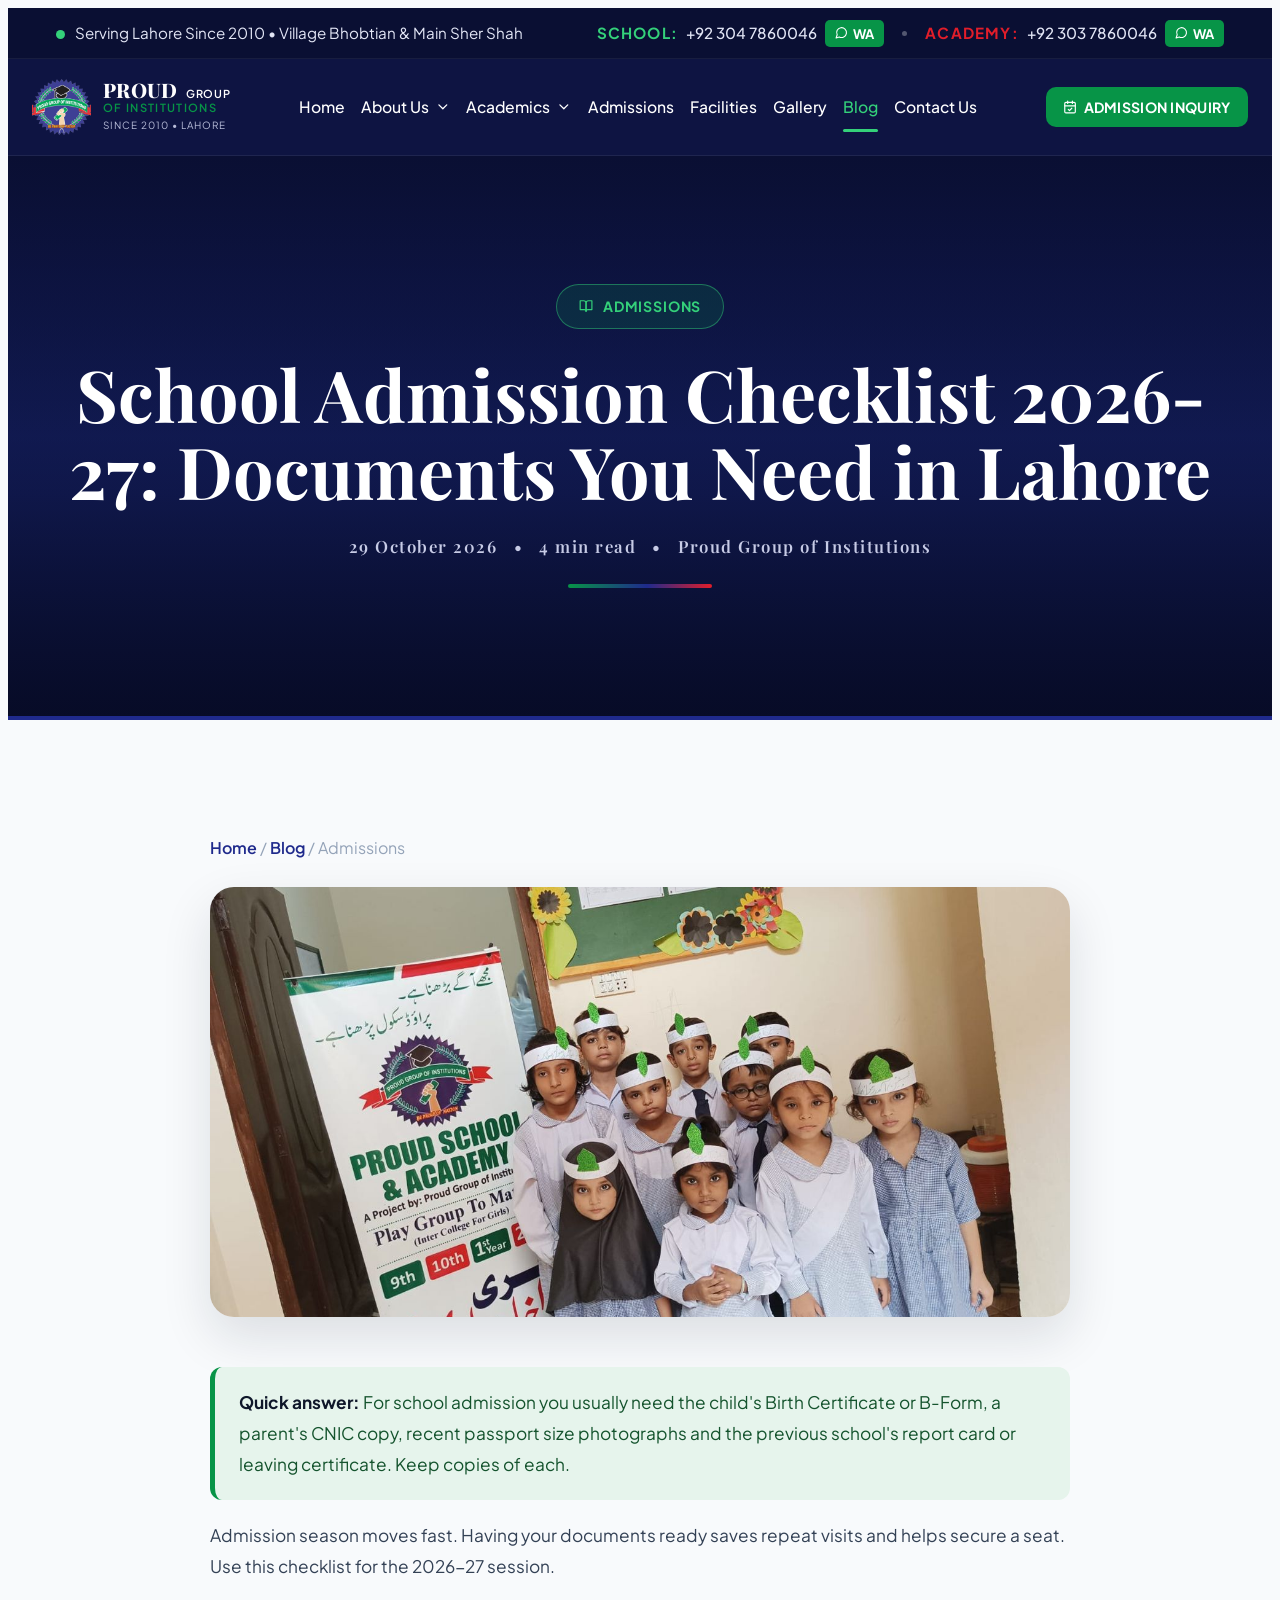
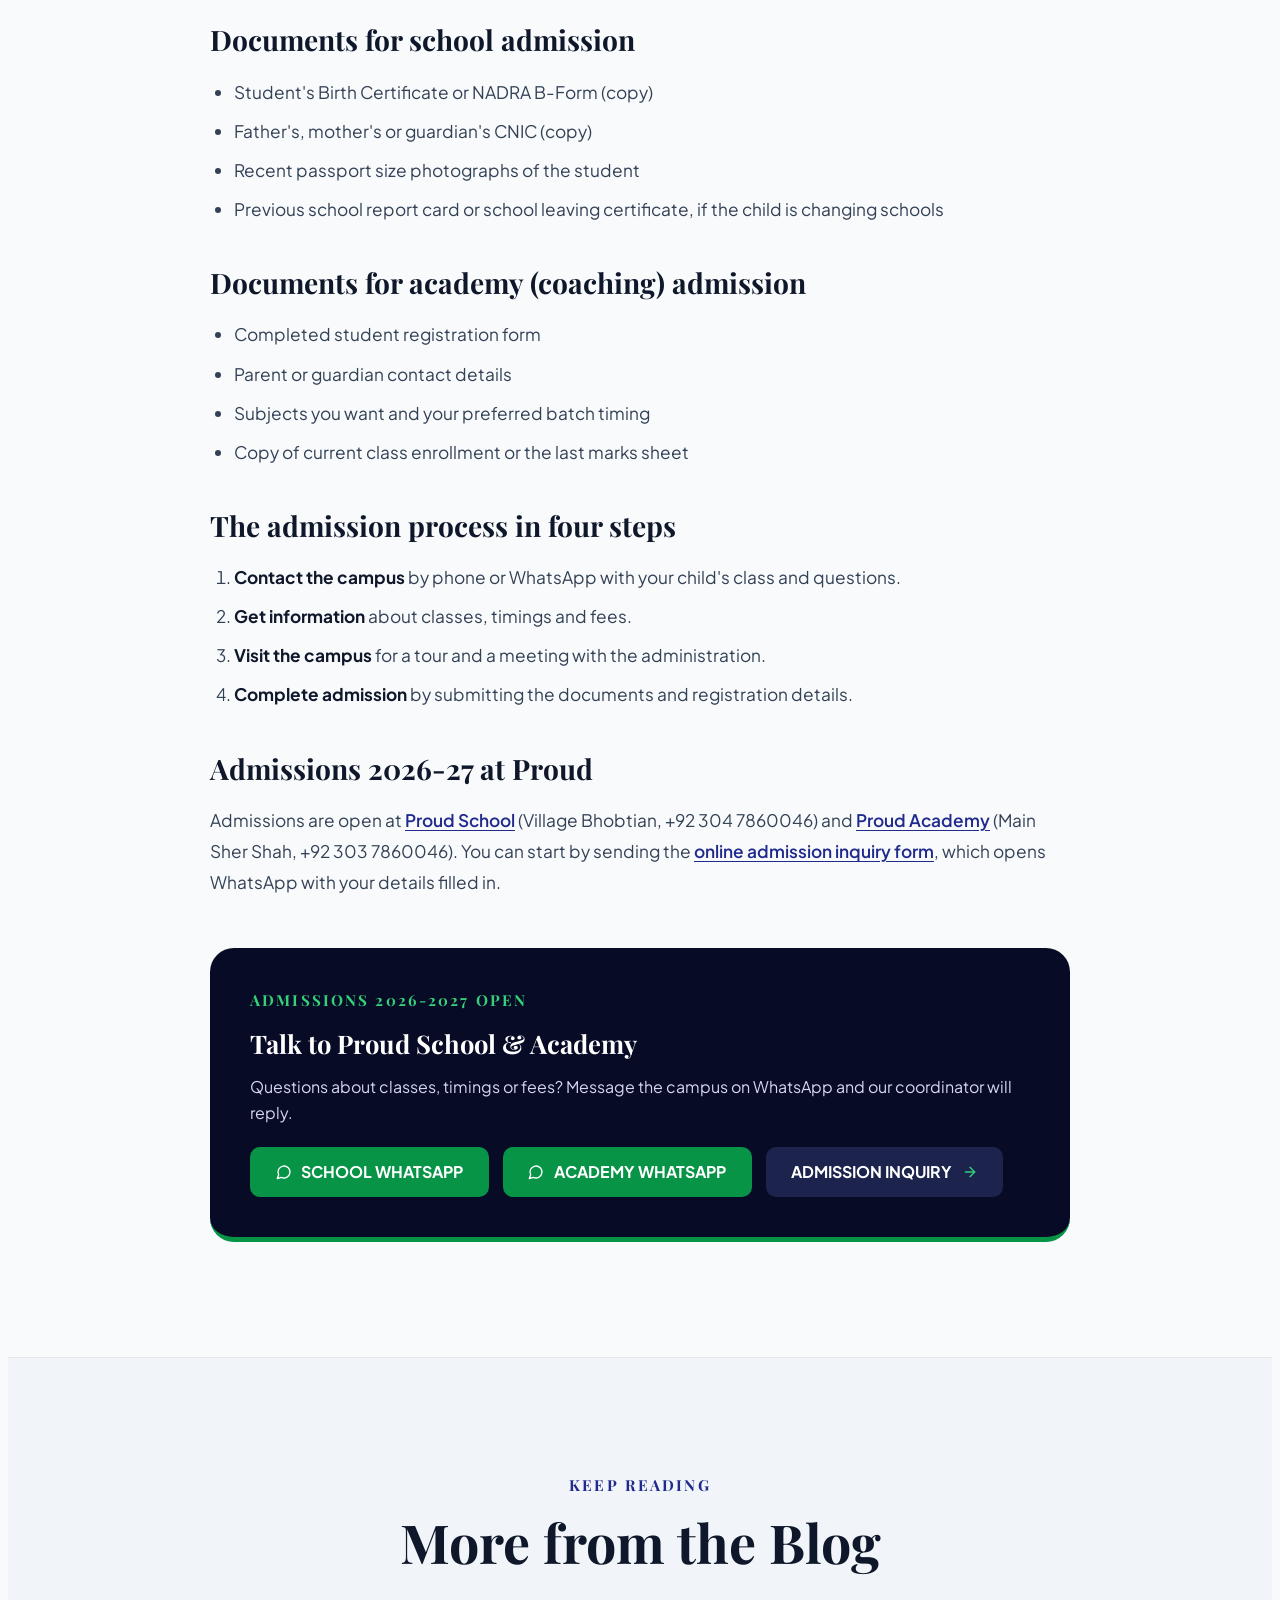
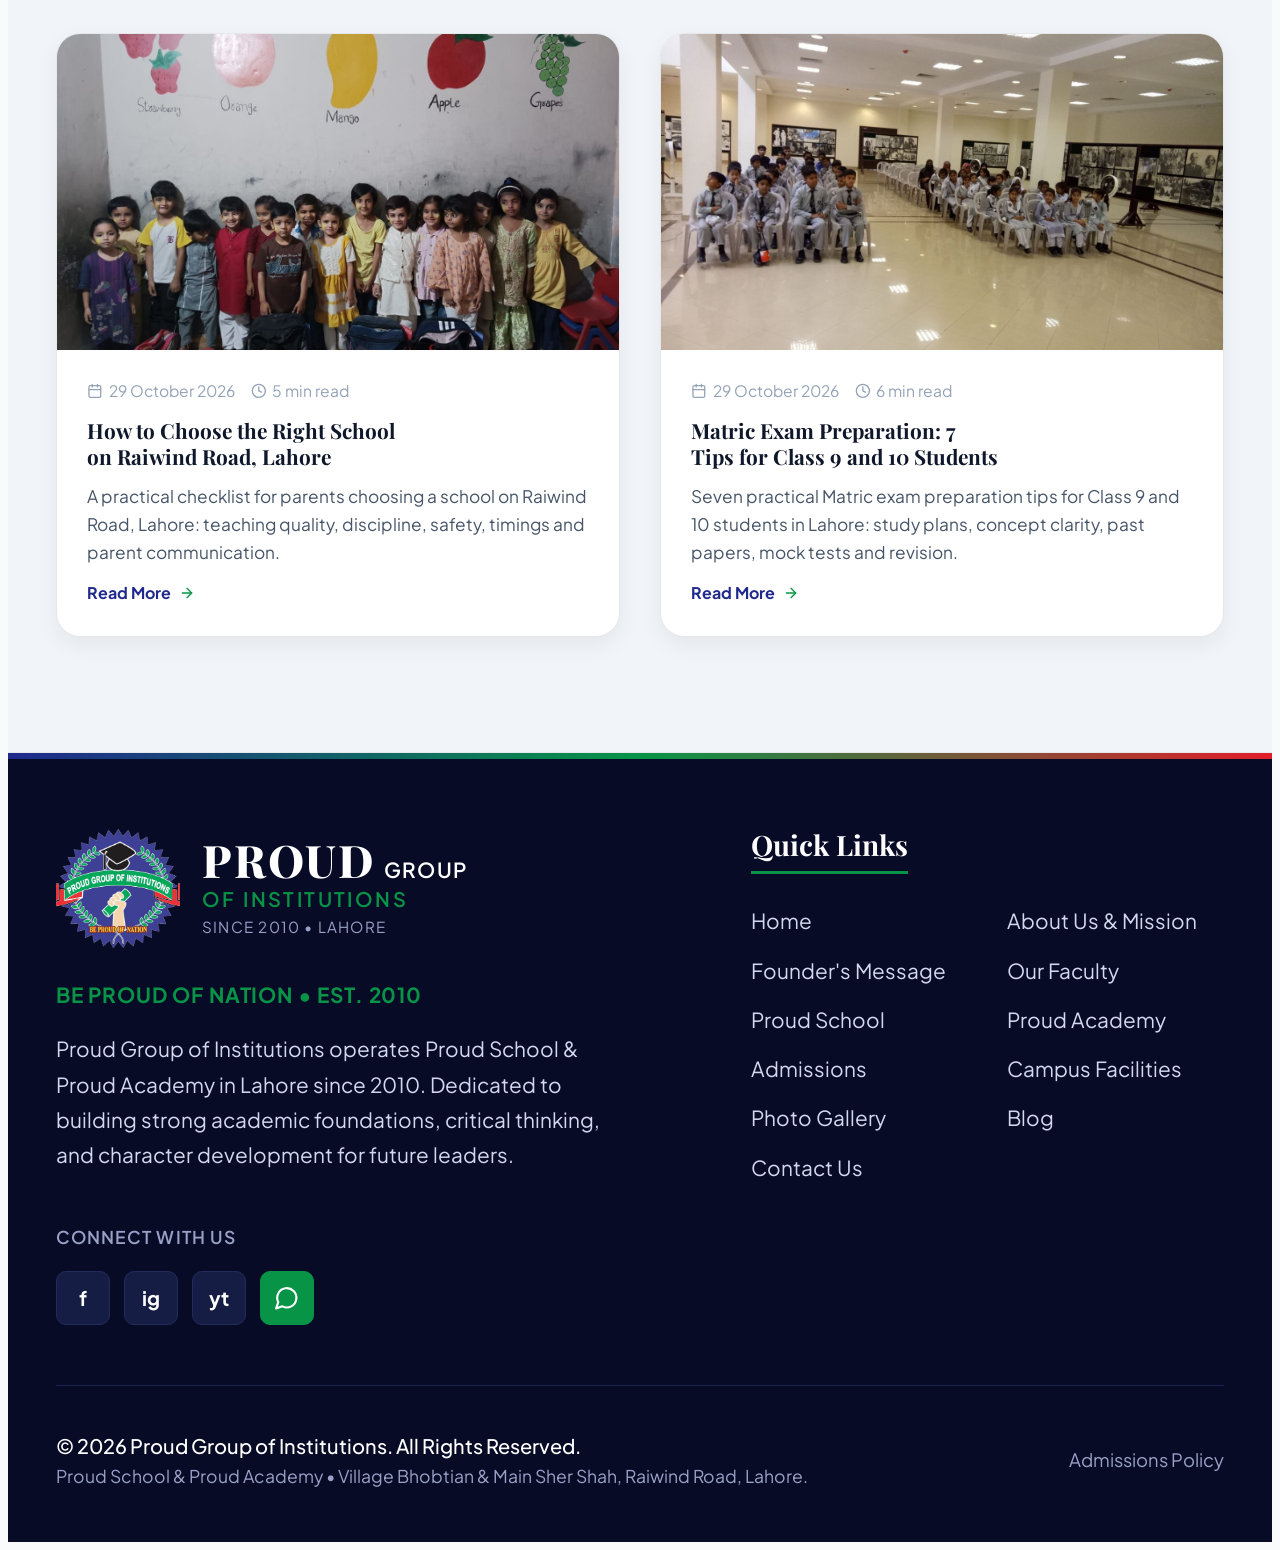
<file: blog-school-admission-documents-checklist.html>
<!doctype html>
<html lang="en">
<head>
<meta charset="utf-8">
<meta name="viewport" content="width=device-width, initial-scale=1, viewport-fit=cover">
<title>School Admission Checklist 2026-27: Documents You Need in Lahore | Proud Blog</title>
<meta name="description" content="The documents and steps you need for school and academy admission in Lahore for the 2026-27 session, with a simple checklist for parents.">
<link rel="canonical" href="https://proud-school-academy.vercel.app/blog-school-admission-documents-checklist.html">
<meta property="og:type" content="website">
<meta property="og:site_name" content="Proud School &amp; Academy">
<meta property="og:title" content="School Admission Checklist 2026-27: Documents You Need in Lahore | Proud Blog">
<meta property="og:description" content="The documents and steps you need for school and academy admission in Lahore for the 2026-27 session, with a simple checklist for parents.">
<meta property="og:url" content="https://proud-school-academy.vercel.app/blog-school-admission-documents-checklist.html">
<meta property="og:image" content="https://proud-school-academy.vercel.app/img/p-school-banner.jpg">
<meta property="og:locale" content="en_PK">
<meta name="twitter:card" content="summary_large_image">
<script type="application/ld+json">{"@context": "https://schema.org", "@graph": [{"@type": "EducationalOrganization", "@id": "https://proud-school-academy.vercel.app/#org", "name": "Proud Group of Institutions", "alternateName": ["Proud School & Academy", "Proud School and Academy"], "url": "https://proud-school-academy.vercel.app/", "logo": "https://proud-school-academy.vercel.app/img/logo.png", "foundingDate": "2010", "slogan": "Be Proud of Nation", "areaServed": {"@type": "City", "name": "Lahore"}, "subOrganization": [{"@id": "https://proud-school-academy.vercel.app/proud-school.html#school"}, {"@id": "https://proud-school-academy.vercel.app/proud-academy.html#academy"}]}, {"@type": "School", "@id": "https://proud-school-academy.vercel.app/proud-school.html#school", "name": "Proud School", "description": "Primary and secondary school on Raiwind Road, Lahore", "url": "https://proud-school-academy.vercel.app/proud-school.html", "telephone": "+923047860046", "address": {"@type": "PostalAddress", "streetAddress": "Village Bhobtian, Raiwind Road", "addressLocality": "Lahore", "addressRegion": "Punjab", "addressCountry": "PK"}, "parentOrganization": {"@id": "https://proud-school-academy.vercel.app/#org"}, "openingHoursSpecification": [{"@type": "OpeningHoursSpecification", "dayOfWeek": ["Monday", "Tuesday", "Wednesday", "Thursday", "Friday", "Saturday"], "opens": "08:00", "closes": "14:00"}]}, {"@type": "EducationalOrganization", "@id": "https://proud-school-academy.vercel.app/proud-academy.html#academy", "name": "Proud Academy", "description": "Matric, FSc and subject coaching academy on Raiwind Road, Lahore", "url": "https://proud-school-academy.vercel.app/proud-academy.html", "telephone": "+923037860046", "address": {"@type": "PostalAddress", "streetAddress": "Main Sher Shah, 100 Feet Road, Raiwind Road", "addressLocality": "Lahore", "addressRegion": "Punjab", "addressCountry": "PK"}, "parentOrganization": {"@id": "https://proud-school-academy.vercel.app/#org"}, "openingHoursSpecification": [{"@type": "OpeningHoursSpecification", "dayOfWeek": ["Monday", "Tuesday", "Wednesday", "Thursday", "Friday", "Saturday"], "opens": "16:00", "closes": "20:00"}]}, {"@type": "WebPage", "@id": "https://proud-school-academy.vercel.app/blog-school-admission-documents-checklist.html#webpage", "url": "https://proud-school-academy.vercel.app/blog-school-admission-documents-checklist.html", "name": "School Admission Checklist 2026-27: Documents You Need in Lahore | Proud Blog", "description": "The documents and steps you need for school and academy admission in Lahore for the 2026-27 session, with a simple checklist for parents.", "isPartOf": {"@id": "https://proud-school-academy.vercel.app/#org"}, "inLanguage": "en"}, {"@type": "BreadcrumbList", "itemListElement": [{"@type": "ListItem", "position": 1, "name": "Home", "item": "https://proud-school-academy.vercel.app/"}, {"@type": "ListItem", "position": 2, "name": "School Admission Checklist 2026-27: Documents You Need in Lahore", "item": "https://proud-school-academy.vercel.app/blog-school-admission-documents-checklist.html"}]}, {"@type": "BlogPosting", "headline": "School Admission Checklist 2026-27: Documents You Need in Lahore", "description": "The documents and steps you need for school and academy admission in Lahore for the 2026-27 session, with a simple checklist for parents.", "datePublished": "2026-10-29", "dateModified": "2026-10-29", "image": "https://proud-school-academy.vercel.app/img/p-school-banner.jpg", "author": {"@id": "https://proud-school-academy.vercel.app/#org"}, "publisher": {"@id": "https://proud-school-academy.vercel.app/#org"}, "mainEntityOfPage": "https://proud-school-academy.vercel.app/blog-school-admission-documents-checklist.html", "articleSection": "Admissions", "inLanguage": "en"}]}</script>
<meta name="claude:viewport-fit-sides" content="cover">
</head>
<body>
<link rel="preconnect" href="https://fonts.googleapis.com"><link rel="preconnect" href="https://fonts.gstatic.com" crossorigin><link rel="stylesheet" href="https://fonts.googleapis.com/css2?family=Playfair+Display:wght@600;700;800&family=Plus+Jakarta+Sans:wght@400;500;600;700;800&family=JetBrains+Mono:wght@400;500;700&family=Amiri:wght@700&display=swap">
<link rel="stylesheet" href="styles.css">

<div class="topbar"><div class="wrap">
  <div class="l"><span><span class="dot"></span>Serving Lahore Since 2010 • Village Bhobtian &amp; Main Sher Shah</span><span class="sep"></span><span class="lgs"><i data-i="sparkles"></i>Learn • Grow • Succeed</span></div>
  <div class="r">
    <span class="line"><span class="lab g">School:</span><a href="tel:+923047860046">+92 304 7860046</a><a class="wa-chip" href="https://wa.me/923047860046" target="_blank" rel="noopener"><i data-i="msg"></i>WA</a></span>
    <span class="mid-dot"></span>
    <span class="line"><span class="lab r">Academy:</span><a href="tel:+923037860046">+92 303 7860046</a><a class="wa-chip" href="https://wa.me/923037860046" target="_blank" rel="noopener"><i data-i="msg"></i>WA</a></span>
  </div>
</div></div>
<header class="nav" id="nav"><div class="wrap">
  <a class="brand" href="index.html" aria-label="Proud Group of Institutions home"><img src="img/logo.png" alt="Proud Group of Institutions crest"><div><div class="t1">PROUD<span class="grp">GROUP</span></div><div class="t2">Of Institutions</div><div class="t3">Since 2010 • Lahore</div></div></a>
  <nav class="menu" id="menu" aria-label="Main">
    <a href="index.html">Home</a>
    <span class="dd"><a href="about.html">About Us <i data-i="chevDown"></i></a><span class="dd-panel"><a href="about.html">About Proud</a><a href="founder.html">Founder's Message</a><a href="faculty.html">Our Faculty</a></span></span>
    <span class="dd"><a href="proud-school.html">Academics <i data-i="chevDown"></i></a><span class="dd-panel"><a href="proud-school.html">Proud School — Primary &amp; Secondary</a><a href="proud-academy.html">Proud Academy — Coaching &amp; Exam Prep</a></span></span>
    <a href="admissions.html">Admissions</a>
    <a href="facilities.html">Facilities</a>
    <a href="gallery.html">Gallery</a>
    <a href="blog.html" class="active">Blog</a>
    <a href="contact.html">Contact Us</a>
  </nav>
  <a class="btn btn-green btn-upper nav-cta" href="admissions.html"><i data-i="calCheck"></i>Admission Inquiry</a>
  <button class="burger" id="burger" aria-label="Open menu" aria-expanded="false"><i data-i="menu"></i></button>
</div></header>
<main id="top"><section class="phero " style="padding:0"><div class="wrap">
  <span class="pill "><i data-i="book"></i>Admissions</span>
  <h1>School Admission Checklist 2026-27: Documents You Need in Lahore</h1><p class="sub "><span class="bmeta"><span>29 October 2026</span><span>•</span><span>4 min read</span><span>•</span><span>Proud Group of Institutions</span></span></p><span class="rule gbr"></span>
</div></section>
<section class="band"><div class="wrap"><article class="post">
  <div class="crumbs"><a href="index.html">Home</a> / <a href="blog.html">Blog</a> / Admissions</div>
  <div class="cover" style="background-image:url(img/p-school-banner.jpg)" role="img" aria-label="School Admission Checklist 2026-27: Documents You Need in Lahore"></div>
  <div class="prose">
<p class="tldr"><strong>Quick answer:</strong> For school admission you usually need the child's Birth Certificate or B-Form, a parent's CNIC copy, recent passport size photographs and the previous school's report card or leaving certificate. Keep copies of each.</p>
<p>Admission season moves fast. Having your documents ready saves repeat visits and helps secure a seat. Use this checklist for the 2026-27 session.</p>
<h2>Documents for school admission</h2>
<ul><li>Student's Birth Certificate or NADRA B-Form (copy)</li><li>Father's, mother's or guardian's CNIC (copy)</li><li>Recent passport size photographs of the student</li><li>Previous school report card or school leaving certificate, if the child is changing schools</li></ul>
<h2>Documents for academy (coaching) admission</h2>
<ul><li>Completed student registration form</li><li>Parent or guardian contact details</li><li>Subjects you want and your preferred batch timing</li><li>Copy of current class enrollment or the last marks sheet</li></ul>
<h2>The admission process in four steps</h2>
<ol><li><strong>Contact the campus</strong> by phone or WhatsApp with your child's class and questions.</li><li><strong>Get information</strong> about classes, timings and fees.</li><li><strong>Visit the campus</strong> for a tour and a meeting with the administration.</li><li><strong>Complete admission</strong> by submitting the documents and registration details.</li></ol>
<h2>Admissions 2026-27 at Proud</h2>
<p>Admissions are open at <a href="proud-school.html">Proud School</a> (Village Bhobtian, +92 304 7860046) and <a href="proud-academy.html">Proud Academy</a> (Main Sher Shah, +92 303 7860046). You can start by sending the <a href="admissions.html">online admission inquiry form</a>, which opens WhatsApp with your details filled in.</p>
</div>
  <div class="post-cta"><span class="eyebrow mint">Admissions 2026-2027 Open</span><h3>Talk to Proud School &amp; Academy</h3><p>Questions about classes, timings or fees? Message the campus on WhatsApp and our coordinator will reply.</p>
    <div class="acts"><a class="btn btn-green" href="https://wa.me/923047860046" target="_blank" rel="noopener"><i data-i="msg"></i>School WhatsApp</a><a class="btn btn-green" href="https://wa.me/923037860046" target="_blank" rel="noopener"><i data-i="msg"></i>Academy WhatsApp</a><a class="btn btn-slate" href="admissions.html">Admission Inquiry <i data-i="arrowR"></i></a></div></div>
</article></div></section>
<section class="band-2"><div class="wrap"><div class="sec-head"><span class="eyebrow">Keep Reading</span><h2>More from the Blog</h2></div>
  <div class="bgrid" style="grid-template-columns:repeat(2,1fr);max-width:1200px;margin-inline:auto"><article class="bcard"><a href="blog-choose-school-raiwind-road-lahore.html" style="display:contents"><div class="img" style="background-image:url(img/p-young-class.jpg)" role="img" aria-label="How to Choose the Right School on Raiwind Road, Lahore"></div>
  <div class="b"><div class="bmeta"><span><i data-i="cal"></i>29 October 2026</span><span><i data-i="clock"></i>5 min read</span></div><h3>How to Choose the Right School on Raiwind Road, Lahore</h3><p>A practical checklist for parents choosing a school on Raiwind Road, Lahore: teaching quality, discipline, safety, timings and parent communication.</p><span class="more">Read More <i data-i="arrowR"></i></span></div></a></article><article class="bcard"><a href="blog-matric-exam-preparation-tips.html" style="display:contents"><div class="img" style="background-image:url(img/p-study-visit-2.jpg)" role="img" aria-label="Matric Exam Preparation: 7 Tips for Class 9 and 10 Students"></div>
  <div class="b"><div class="bmeta"><span><i data-i="cal"></i>29 October 2026</span><span><i data-i="clock"></i>6 min read</span></div><h3>Matric Exam Preparation: 7 Tips for Class 9 and 10 Students</h3><p>Seven practical Matric exam preparation tips for Class 9 and 10 students in Lahore: study plans, concept clarity, past papers, mock tests and revision.</p><span class="more">Read More <i data-i="arrowR"></i></span></div></a></article></div></div></section></main>

<footer><div class="wrap">
  <div class="grid">
    <div>
      <div class="fbrand"><img src="img/logo.png" alt=""><div><div class="t1">PROUD<span class="grp">GROUP</span></div><div class="t2">Of Institutions</div><div class="t3">Since 2010 • Lahore</div></div></div>
      <div class="motto">Be Proud of Nation • Est. 2010</div>
      <p class="fabout">Proud Group of Institutions operates Proud School &amp; Proud Academy in Lahore since 2010. Dedicated to building strong academic foundations, critical thinking, and character development for future leaders.</p>
      <div class="connect"><b>Connect With Us</b><div class="socials"><a href="#" aria-label="Facebook">f</a><a href="#" aria-label="Instagram">ig</a><a href="#" aria-label="YouTube">yt</a><a class="wa" href="https://wa.me/923047860046" target="_blank" rel="noopener" aria-label="WhatsApp"><i data-i="msg"></i></a></div></div>
    </div>
    <div><h4>Quick Links</h4><ul class="qlinks">
      <li><a href="index.html">Home</a></li><li><a href="about.html">About Us &amp; Mission</a></li><li><a href="founder.html">Founder's Message</a></li><li><a href="faculty.html">Our Faculty</a></li><li><a href="proud-school.html">Proud School</a></li><li><a href="proud-academy.html">Proud Academy</a></li><li><a href="admissions.html">Admissions</a></li><li><a href="facilities.html">Campus Facilities</a></li><li><a href="gallery.html">Photo Gallery</a></li><li><a href="blog.html">Blog</a></li><li><a href="contact.html">Contact Us</a></li></ul></div>
  </div>
  <div class="fbot"><div><b>© 2026 Proud Group of Institutions. All Rights Reserved.</b><p>Proud School &amp; Proud Academy • Village Bhobtian &amp; Main Sher Shah, Raiwind Road, Lahore.</p></div><div class="pol"><a href="admissions.html">Admissions Policy</a></div></div>
</div></footer>

<script>window.PAGE={};</script>
<script src="site.js"></script>
</body>
</html>
</file>
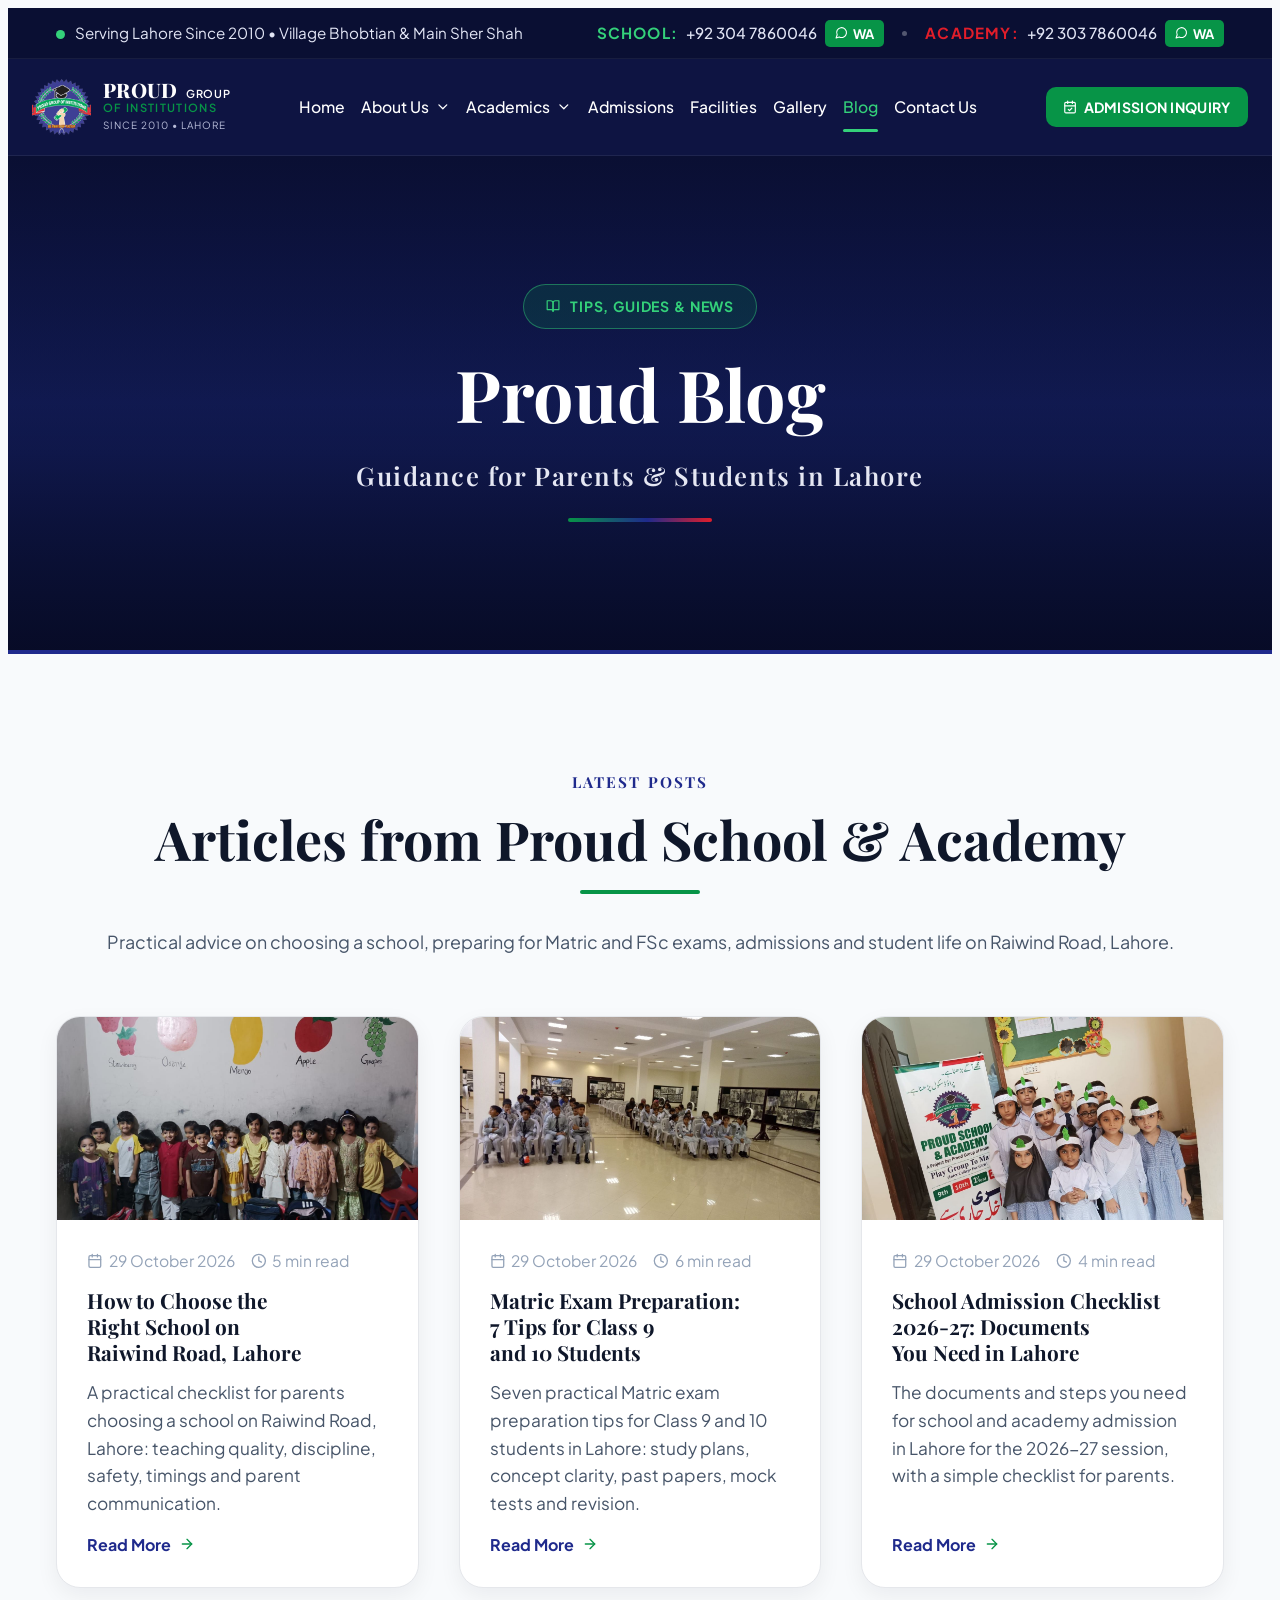
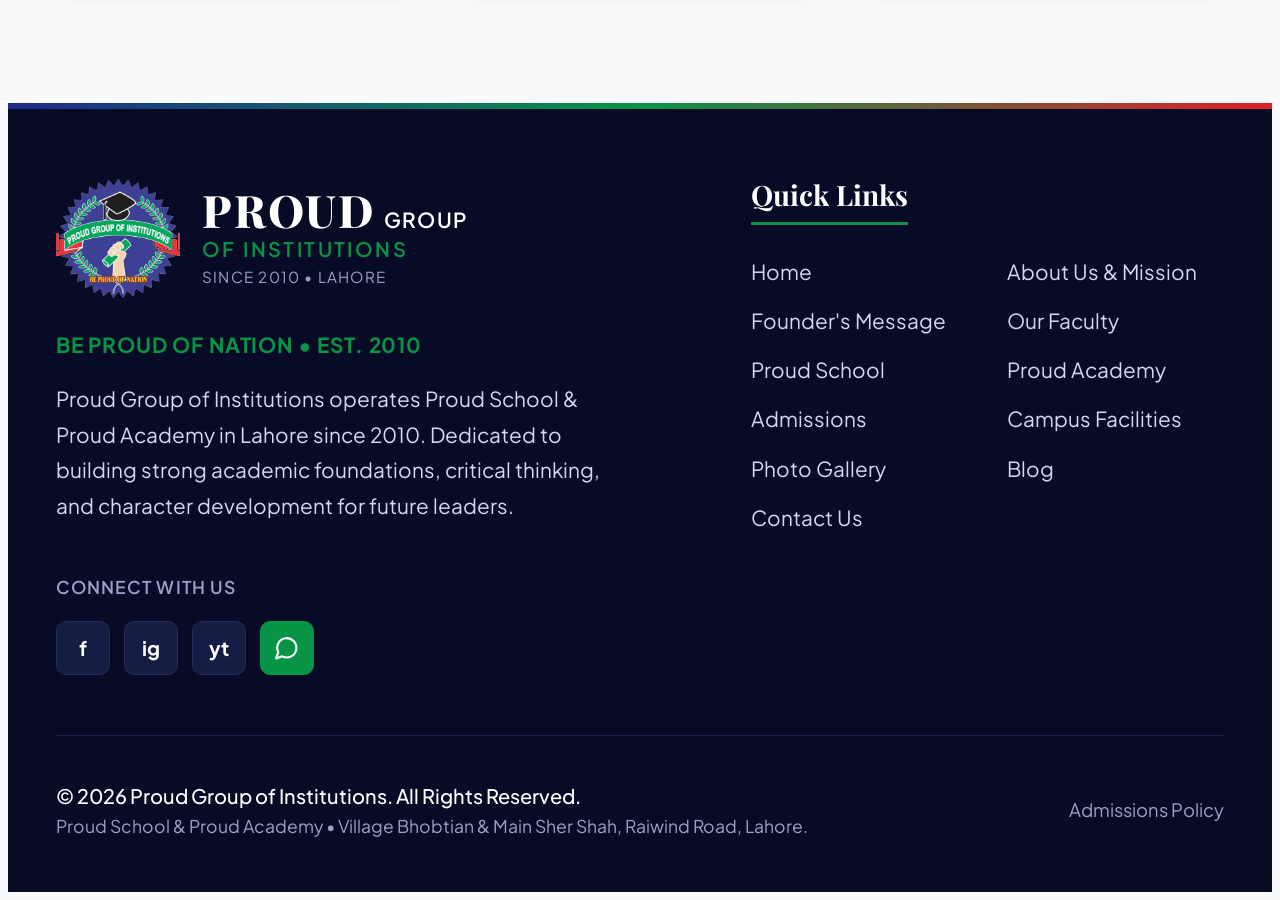
<file: blog.html>
<!doctype html>
<html lang="en">
<head>
<meta charset="utf-8">
<meta name="viewport" content="width=device-width, initial-scale=1, viewport-fit=cover">
<title>Blog | Parenting, Exam &amp; Admission Tips | Proud School &amp; Academy Lahore</title>
<meta name="description" content="Articles for parents and students in Lahore: choosing a school on Raiwind Road, Matric and FSc exam preparation, admission documents and more.">
<link rel="canonical" href="https://proud-school-academy.vercel.app/blog.html">
<meta property="og:type" content="website">
<meta property="og:site_name" content="Proud School &amp; Academy">
<meta property="og:title" content="Blog | Parenting, Exam &amp; Admission Tips | Proud School &amp; Academy Lahore">
<meta property="og:description" content="Articles for parents and students in Lahore: choosing a school on Raiwind Road, Matric and FSc exam preparation, admission documents and more.">
<meta property="og:url" content="https://proud-school-academy.vercel.app/blog.html">
<meta property="og:image" content="https://proud-school-academy.vercel.app/img/p-school-banner.jpg">
<meta property="og:locale" content="en_PK">
<meta name="twitter:card" content="summary_large_image">
<script type="application/ld+json">{"@context": "https://schema.org", "@graph": [{"@type": "EducationalOrganization", "@id": "https://proud-school-academy.vercel.app/#org", "name": "Proud Group of Institutions", "alternateName": ["Proud School & Academy", "Proud School and Academy"], "url": "https://proud-school-academy.vercel.app/", "logo": "https://proud-school-academy.vercel.app/img/logo.png", "foundingDate": "2010", "slogan": "Be Proud of Nation", "areaServed": {"@type": "City", "name": "Lahore"}, "subOrganization": [{"@id": "https://proud-school-academy.vercel.app/proud-school.html#school"}, {"@id": "https://proud-school-academy.vercel.app/proud-academy.html#academy"}]}, {"@type": "School", "@id": "https://proud-school-academy.vercel.app/proud-school.html#school", "name": "Proud School", "description": "Primary and secondary school on Raiwind Road, Lahore", "url": "https://proud-school-academy.vercel.app/proud-school.html", "telephone": "+923047860046", "address": {"@type": "PostalAddress", "streetAddress": "Village Bhobtian, Raiwind Road", "addressLocality": "Lahore", "addressRegion": "Punjab", "addressCountry": "PK"}, "parentOrganization": {"@id": "https://proud-school-academy.vercel.app/#org"}, "openingHoursSpecification": [{"@type": "OpeningHoursSpecification", "dayOfWeek": ["Monday", "Tuesday", "Wednesday", "Thursday", "Friday", "Saturday"], "opens": "08:00", "closes": "14:00"}]}, {"@type": "EducationalOrganization", "@id": "https://proud-school-academy.vercel.app/proud-academy.html#academy", "name": "Proud Academy", "description": "Matric, FSc and subject coaching academy on Raiwind Road, Lahore", "url": "https://proud-school-academy.vercel.app/proud-academy.html", "telephone": "+923037860046", "address": {"@type": "PostalAddress", "streetAddress": "Main Sher Shah, 100 Feet Road, Raiwind Road", "addressLocality": "Lahore", "addressRegion": "Punjab", "addressCountry": "PK"}, "parentOrganization": {"@id": "https://proud-school-academy.vercel.app/#org"}, "openingHoursSpecification": [{"@type": "OpeningHoursSpecification", "dayOfWeek": ["Monday", "Tuesday", "Wednesday", "Thursday", "Friday", "Saturday"], "opens": "16:00", "closes": "20:00"}]}, {"@type": "WebPage", "@id": "https://proud-school-academy.vercel.app/blog.html#webpage", "url": "https://proud-school-academy.vercel.app/blog.html", "name": "Blog | Parenting, Exam & Admission Tips | Proud School & Academy Lahore", "description": "Articles for parents and students in Lahore: choosing a school on Raiwind Road, Matric and FSc exam preparation, admission documents and more.", "isPartOf": {"@id": "https://proud-school-academy.vercel.app/#org"}, "inLanguage": "en"}, {"@type": "BreadcrumbList", "itemListElement": [{"@type": "ListItem", "position": 1, "name": "Home", "item": "https://proud-school-academy.vercel.app/"}, {"@type": "ListItem", "position": 2, "name": "Blog", "item": "https://proud-school-academy.vercel.app/blog.html"}]}]}</script>
<meta name="claude:viewport-fit-sides" content="cover">
</head>
<body>
<link rel="preconnect" href="https://fonts.googleapis.com"><link rel="preconnect" href="https://fonts.gstatic.com" crossorigin><link rel="stylesheet" href="https://fonts.googleapis.com/css2?family=Playfair+Display:wght@600;700;800&family=Plus+Jakarta+Sans:wght@400;500;600;700;800&family=JetBrains+Mono:wght@400;500;700&family=Amiri:wght@700&display=swap">
<link rel="stylesheet" href="styles.css">

<div class="topbar"><div class="wrap">
  <div class="l"><span><span class="dot"></span>Serving Lahore Since 2010 • Village Bhobtian &amp; Main Sher Shah</span><span class="sep"></span><span class="lgs"><i data-i="sparkles"></i>Learn • Grow • Succeed</span></div>
  <div class="r">
    <span class="line"><span class="lab g">School:</span><a href="tel:+923047860046">+92 304 7860046</a><a class="wa-chip" href="https://wa.me/923047860046" target="_blank" rel="noopener"><i data-i="msg"></i>WA</a></span>
    <span class="mid-dot"></span>
    <span class="line"><span class="lab r">Academy:</span><a href="tel:+923037860046">+92 303 7860046</a><a class="wa-chip" href="https://wa.me/923037860046" target="_blank" rel="noopener"><i data-i="msg"></i>WA</a></span>
  </div>
</div></div>
<header class="nav" id="nav"><div class="wrap">
  <a class="brand" href="index.html" aria-label="Proud Group of Institutions home"><img src="img/logo.png" alt="Proud Group of Institutions crest"><div><div class="t1">PROUD<span class="grp">GROUP</span></div><div class="t2">Of Institutions</div><div class="t3">Since 2010 • Lahore</div></div></a>
  <nav class="menu" id="menu" aria-label="Main">
    <a href="index.html">Home</a>
    <span class="dd"><a href="about.html">About Us <i data-i="chevDown"></i></a><span class="dd-panel"><a href="about.html">About Proud</a><a href="founder.html">Founder's Message</a><a href="faculty.html">Our Faculty</a></span></span>
    <span class="dd"><a href="proud-school.html">Academics <i data-i="chevDown"></i></a><span class="dd-panel"><a href="proud-school.html">Proud School — Primary &amp; Secondary</a><a href="proud-academy.html">Proud Academy — Coaching &amp; Exam Prep</a></span></span>
    <a href="admissions.html">Admissions</a>
    <a href="facilities.html">Facilities</a>
    <a href="gallery.html">Gallery</a>
    <a href="blog.html" class="active">Blog</a>
    <a href="contact.html">Contact Us</a>
  </nav>
  <a class="btn btn-green btn-upper nav-cta" href="admissions.html"><i data-i="calCheck"></i>Admission Inquiry</a>
  <button class="burger" id="burger" aria-label="Open menu" aria-expanded="false"><i data-i="menu"></i></button>
</div></header>
<main id="top"><section class="phero " style="padding:0"><div class="wrap">
  <span class="pill "><i data-i="book"></i>Tips, Guides &amp; News</span>
  <h1>Proud Blog</h1><p class="sub ">Guidance for Parents &amp; Students in Lahore</p><span class="rule gbr"></span>
</div></section>
<section class="band"><div class="wrap">
  <div class="sec-head"><span class="eyebrow">Latest Posts</span><h2>Articles from Proud School &amp; Academy</h2><span class="rule solid"></span><p class="lead">Practical advice on choosing a school, preparing for Matric and FSc exams, admissions and student life on Raiwind Road, Lahore.</p></div>
  <div class="bgrid"><article class="bcard"><a href="blog-choose-school-raiwind-road-lahore.html" style="display:contents"><div class="img" style="background-image:url(img/p-young-class.jpg)" role="img" aria-label="How to Choose the Right School on Raiwind Road, Lahore"></div>
  <div class="b"><div class="bmeta"><span><i data-i="cal"></i>29 October 2026</span><span><i data-i="clock"></i>5 min read</span></div><h2>How to Choose the Right School on Raiwind Road, Lahore</h2><p>A practical checklist for parents choosing a school on Raiwind Road, Lahore: teaching quality, discipline, safety, timings and parent communication.</p><span class="more">Read More <i data-i="arrowR"></i></span></div></a></article><article class="bcard"><a href="blog-matric-exam-preparation-tips.html" style="display:contents"><div class="img" style="background-image:url(img/p-study-visit-2.jpg)" role="img" aria-label="Matric Exam Preparation: 7 Tips for Class 9 and 10 Students"></div>
  <div class="b"><div class="bmeta"><span><i data-i="cal"></i>29 October 2026</span><span><i data-i="clock"></i>6 min read</span></div><h2>Matric Exam Preparation: 7 Tips for Class 9 and 10 Students</h2><p>Seven practical Matric exam preparation tips for Class 9 and 10 students in Lahore: study plans, concept clarity, past papers, mock tests and revision.</p><span class="more">Read More <i data-i="arrowR"></i></span></div></a></article><article class="bcard"><a href="blog-school-admission-documents-checklist.html" style="display:contents"><div class="img" style="background-image:url(img/p-school-banner.jpg)" role="img" aria-label="School Admission Checklist 2026-27: Documents You Need in Lahore"></div>
  <div class="b"><div class="bmeta"><span><i data-i="cal"></i>29 October 2026</span><span><i data-i="clock"></i>4 min read</span></div><h2>School Admission Checklist 2026-27: Documents You Need in Lahore</h2><p>The documents and steps you need for school and academy admission in Lahore for the 2026-27 session, with a simple checklist for parents.</p><span class="more">Read More <i data-i="arrowR"></i></span></div></a></article></div></div></section></main>

<footer><div class="wrap">
  <div class="grid">
    <div>
      <div class="fbrand"><img src="img/logo.png" alt=""><div><div class="t1">PROUD<span class="grp">GROUP</span></div><div class="t2">Of Institutions</div><div class="t3">Since 2010 • Lahore</div></div></div>
      <div class="motto">Be Proud of Nation • Est. 2010</div>
      <p class="fabout">Proud Group of Institutions operates Proud School &amp; Proud Academy in Lahore since 2010. Dedicated to building strong academic foundations, critical thinking, and character development for future leaders.</p>
      <div class="connect"><b>Connect With Us</b><div class="socials"><a href="#" aria-label="Facebook">f</a><a href="#" aria-label="Instagram">ig</a><a href="#" aria-label="YouTube">yt</a><a class="wa" href="https://wa.me/923047860046" target="_blank" rel="noopener" aria-label="WhatsApp"><i data-i="msg"></i></a></div></div>
    </div>
    <div><h4>Quick Links</h4><ul class="qlinks">
      <li><a href="index.html">Home</a></li><li><a href="about.html">About Us &amp; Mission</a></li><li><a href="founder.html">Founder's Message</a></li><li><a href="faculty.html">Our Faculty</a></li><li><a href="proud-school.html">Proud School</a></li><li><a href="proud-academy.html">Proud Academy</a></li><li><a href="admissions.html">Admissions</a></li><li><a href="facilities.html">Campus Facilities</a></li><li><a href="gallery.html">Photo Gallery</a></li><li><a href="blog.html">Blog</a></li><li><a href="contact.html">Contact Us</a></li></ul></div>
  </div>
  <div class="fbot"><div><b>© 2026 Proud Group of Institutions. All Rights Reserved.</b><p>Proud School &amp; Proud Academy • Village Bhobtian &amp; Main Sher Shah, Raiwind Road, Lahore.</p></div><div class="pol"><a href="admissions.html">Admissions Policy</a></div></div>
</div></footer>

<script>window.PAGE={};</script>
<script src="site.js"></script>
</body>
</html>
</file>
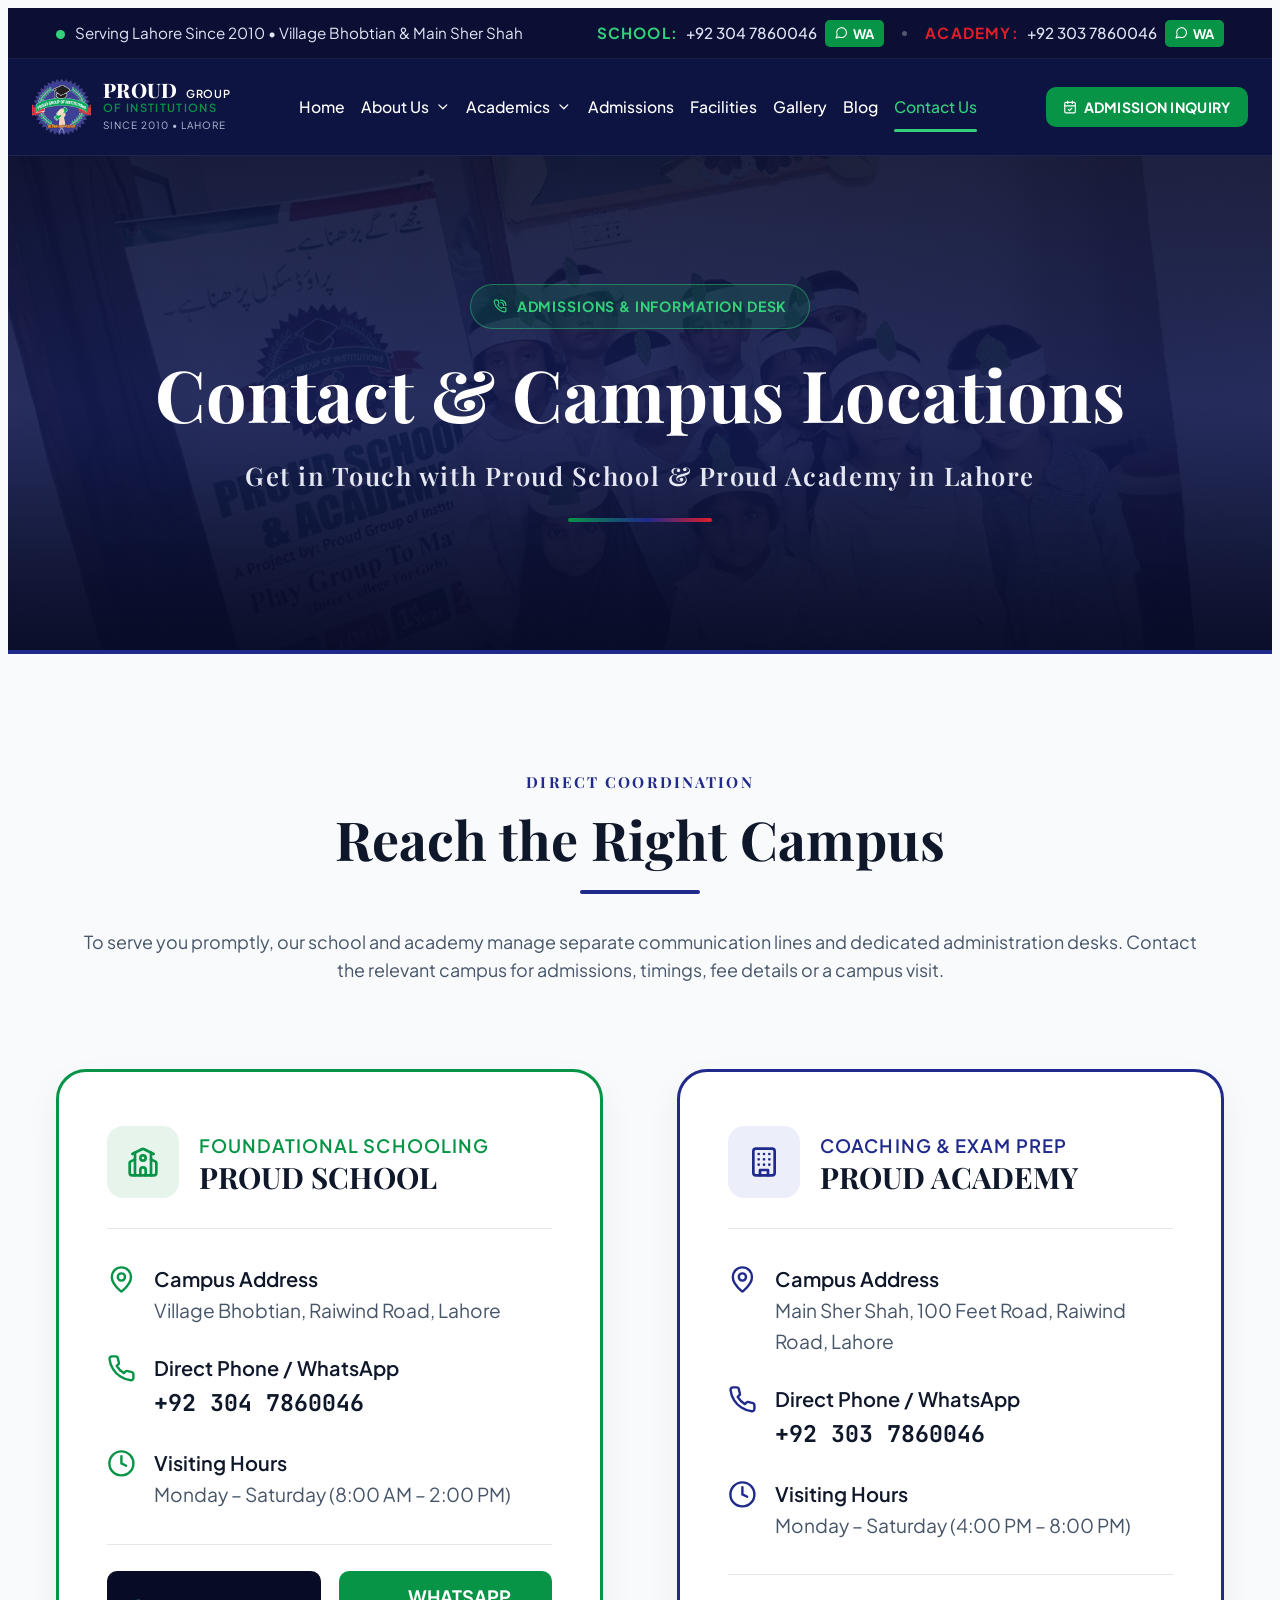
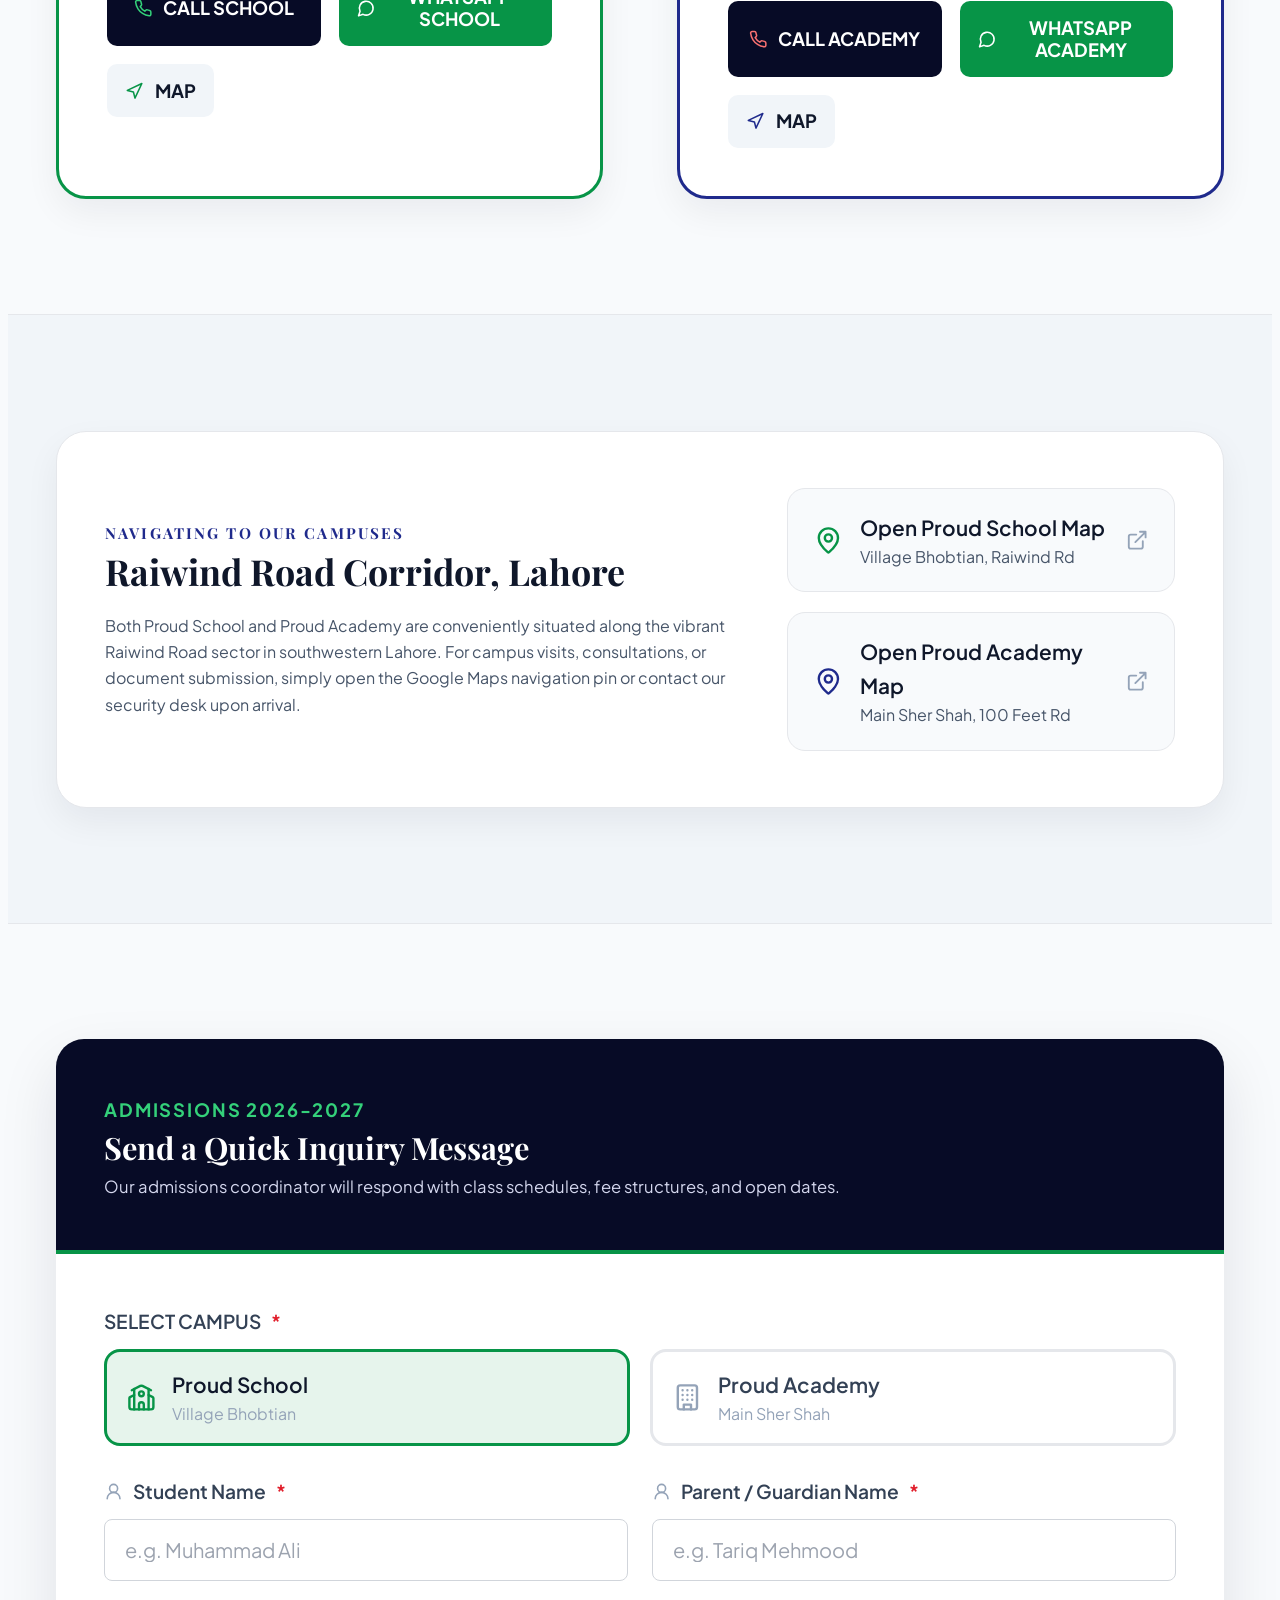
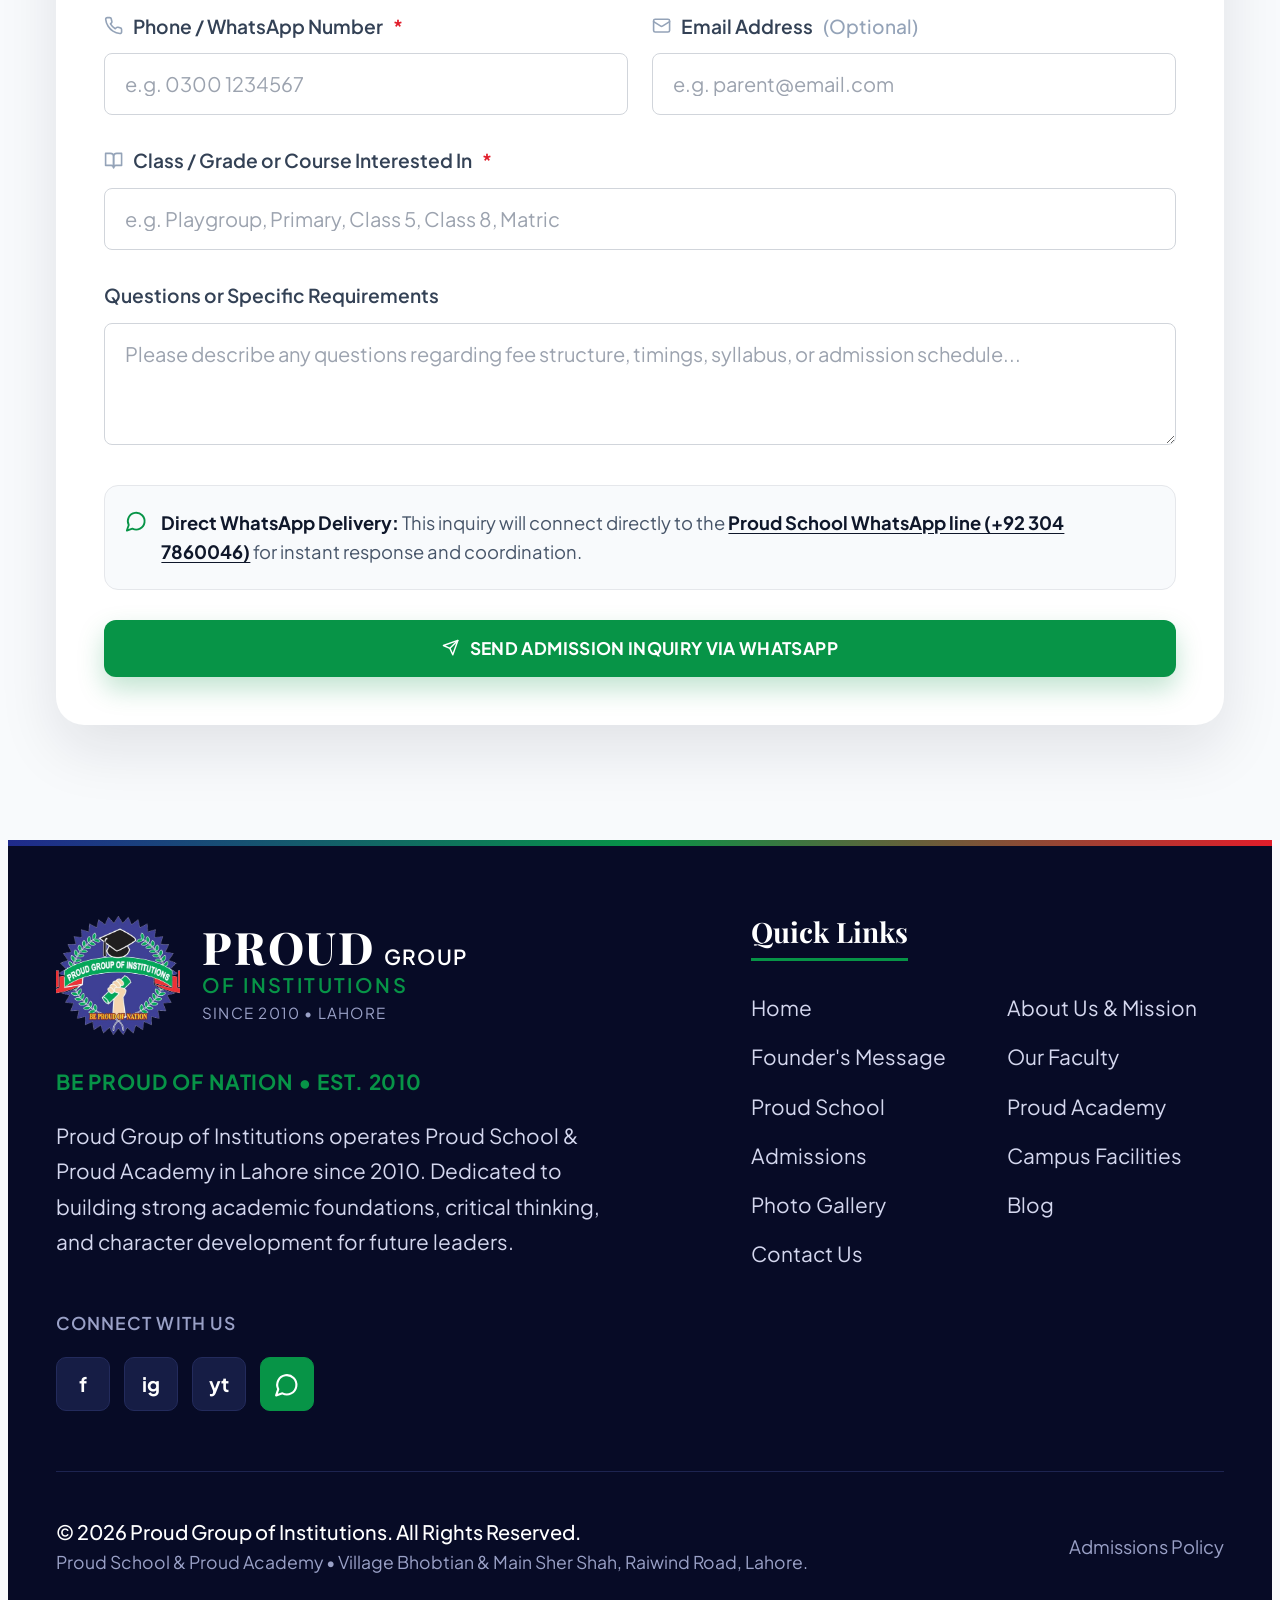
<file: contact.html>
<!doctype html>
<html lang="en">
<head>
<meta charset="utf-8">
<meta name="viewport" content="width=device-width, initial-scale=1, viewport-fit=cover">
<title>Contact Proud School &amp; Academy | Raiwind Road, Lahore</title>
<meta name="description" content="Phone, WhatsApp, timings and Google Maps for Proud School (Village Bhobtian) and Proud Academy (Main Sher Shah, 100 Feet Road), Raiwind Road, Lahore.">
<link rel="canonical" href="https://proud-school-academy.vercel.app/contact.html">
<meta property="og:type" content="website">
<meta property="og:site_name" content="Proud School &amp; Academy">
<meta property="og:title" content="Contact Proud School &amp; Academy | Raiwind Road, Lahore">
<meta property="og:description" content="Phone, WhatsApp, timings and Google Maps for Proud School (Village Bhobtian) and Proud Academy (Main Sher Shah, 100 Feet Road), Raiwind Road, Lahore.">
<meta property="og:url" content="https://proud-school-academy.vercel.app/contact.html">
<meta property="og:image" content="https://proud-school-academy.vercel.app/img/p-school-banner.jpg">
<meta property="og:locale" content="en_PK">
<meta name="twitter:card" content="summary_large_image">
<script type="application/ld+json">{"@context": "https://schema.org", "@graph": [{"@type": "EducationalOrganization", "@id": "https://proud-school-academy.vercel.app/#org", "name": "Proud Group of Institutions", "alternateName": ["Proud School & Academy", "Proud School and Academy"], "url": "https://proud-school-academy.vercel.app/", "logo": "https://proud-school-academy.vercel.app/img/logo.png", "foundingDate": "2010", "slogan": "Be Proud of Nation", "areaServed": {"@type": "City", "name": "Lahore"}, "subOrganization": [{"@id": "https://proud-school-academy.vercel.app/proud-school.html#school"}, {"@id": "https://proud-school-academy.vercel.app/proud-academy.html#academy"}]}, {"@type": "School", "@id": "https://proud-school-academy.vercel.app/proud-school.html#school", "name": "Proud School", "description": "Primary and secondary school on Raiwind Road, Lahore", "url": "https://proud-school-academy.vercel.app/proud-school.html", "telephone": "+923047860046", "address": {"@type": "PostalAddress", "streetAddress": "Village Bhobtian, Raiwind Road", "addressLocality": "Lahore", "addressRegion": "Punjab", "addressCountry": "PK"}, "parentOrganization": {"@id": "https://proud-school-academy.vercel.app/#org"}, "openingHoursSpecification": [{"@type": "OpeningHoursSpecification", "dayOfWeek": ["Monday", "Tuesday", "Wednesday", "Thursday", "Friday", "Saturday"], "opens": "08:00", "closes": "14:00"}]}, {"@type": "EducationalOrganization", "@id": "https://proud-school-academy.vercel.app/proud-academy.html#academy", "name": "Proud Academy", "description": "Matric, FSc and subject coaching academy on Raiwind Road, Lahore", "url": "https://proud-school-academy.vercel.app/proud-academy.html", "telephone": "+923037860046", "address": {"@type": "PostalAddress", "streetAddress": "Main Sher Shah, 100 Feet Road, Raiwind Road", "addressLocality": "Lahore", "addressRegion": "Punjab", "addressCountry": "PK"}, "parentOrganization": {"@id": "https://proud-school-academy.vercel.app/#org"}, "openingHoursSpecification": [{"@type": "OpeningHoursSpecification", "dayOfWeek": ["Monday", "Tuesday", "Wednesday", "Thursday", "Friday", "Saturday"], "opens": "16:00", "closes": "20:00"}]}, {"@type": "WebPage", "@id": "https://proud-school-academy.vercel.app/contact.html#webpage", "url": "https://proud-school-academy.vercel.app/contact.html", "name": "Contact Proud School & Academy | Raiwind Road, Lahore", "description": "Phone, WhatsApp, timings and Google Maps for Proud School (Village Bhobtian) and Proud Academy (Main Sher Shah, 100 Feet Road), Raiwind Road, Lahore.", "isPartOf": {"@id": "https://proud-school-academy.vercel.app/#org"}, "inLanguage": "en"}, {"@type": "BreadcrumbList", "itemListElement": [{"@type": "ListItem", "position": 1, "name": "Home", "item": "https://proud-school-academy.vercel.app/"}, {"@type": "ListItem", "position": 2, "name": "Contact Us", "item": "https://proud-school-academy.vercel.app/contact.html"}]}]}</script>
<meta name="claude:viewport-fit-sides" content="cover">
</head>
<body>
<link rel="preconnect" href="https://fonts.googleapis.com"><link rel="preconnect" href="https://fonts.gstatic.com" crossorigin><link rel="stylesheet" href="https://fonts.googleapis.com/css2?family=Playfair+Display:wght@600;700;800&family=Plus+Jakarta+Sans:wght@400;500;600;700;800&family=JetBrains+Mono:wght@400;500;700&family=Amiri:wght@700&display=swap">
<link rel="stylesheet" href="styles.css">

<div class="topbar"><div class="wrap">
  <div class="l"><span><span class="dot"></span>Serving Lahore Since 2010 • Village Bhobtian &amp; Main Sher Shah</span><span class="sep"></span><span class="lgs"><i data-i="sparkles"></i>Learn • Grow • Succeed</span></div>
  <div class="r">
    <span class="line"><span class="lab g">School:</span><a href="tel:+923047860046">+92 304 7860046</a><a class="wa-chip" href="https://wa.me/923047860046" target="_blank" rel="noopener"><i data-i="msg"></i>WA</a></span>
    <span class="mid-dot"></span>
    <span class="line"><span class="lab r">Academy:</span><a href="tel:+923037860046">+92 303 7860046</a><a class="wa-chip" href="https://wa.me/923037860046" target="_blank" rel="noopener"><i data-i="msg"></i>WA</a></span>
  </div>
</div></div>
<header class="nav" id="nav"><div class="wrap">
  <a class="brand" href="index.html" aria-label="Proud Group of Institutions home"><img src="img/logo.png" alt="Proud Group of Institutions crest"><div><div class="t1">PROUD<span class="grp">GROUP</span></div><div class="t2">Of Institutions</div><div class="t3">Since 2010 • Lahore</div></div></a>
  <nav class="menu" id="menu" aria-label="Main">
    <a href="index.html">Home</a>
    <span class="dd"><a href="about.html">About Us <i data-i="chevDown"></i></a><span class="dd-panel"><a href="about.html">About Proud</a><a href="founder.html">Founder's Message</a><a href="faculty.html">Our Faculty</a></span></span>
    <span class="dd"><a href="proud-school.html">Academics <i data-i="chevDown"></i></a><span class="dd-panel"><a href="proud-school.html">Proud School — Primary &amp; Secondary</a><a href="proud-academy.html">Proud Academy — Coaching &amp; Exam Prep</a></span></span>
    <a href="admissions.html">Admissions</a>
    <a href="facilities.html">Facilities</a>
    <a href="gallery.html">Gallery</a>
    <a href="blog.html">Blog</a>
    <a href="contact.html" class="active">Contact Us</a>
  </nav>
  <a class="btn btn-green btn-upper nav-cta" href="admissions.html"><i data-i="calCheck"></i>Admission Inquiry</a>
  <button class="burger" id="burger" aria-label="Open menu" aria-expanded="false"><i data-i="menu"></i></button>
</div></header>
<main id="top"><section class="phero " style="padding:0"><div class="bg" style="background-image:url(img/p-school-banner.jpg)"></div><div class="wrap">
  <span class="pill "><i data-i="phoneCall"></i>Admissions &amp; Information Desk</span>
  <h1>Contact &amp; Campus Locations</h1><p class="sub ">Get in Touch with Proud School &amp; Proud Academy in Lahore</p><span class="rule gbr"></span>
</div></section>
<section class="band"><div class="wrap">
  <div class="sec-head"><span class="eyebrow">Direct Coordination</span><h2>Reach the Right Campus</h2><span class="rule solid" style="background:var(--blue)"></span><p class="lead">To serve you promptly, our school and academy manage separate communication lines and dedicated administration desks. Contact the relevant campus for admissions, timings, fee details or a campus visit.</p></div>
  <div class="ccards">
    <article class="cc g">
      <div class="top"><span class="ic"><i data-i="school"></i></span><div><div class="k">Foundational Schooling</div><h3>Proud School</h3></div></div>
      <div class="rows"><div class="row"><i data-i="pin"></i><div><b>Campus Address</b><span>Village Bhobtian, Raiwind Road, Lahore</span></div></div><div class="row"><i data-i="phone"></i><div><b>Direct Phone / WhatsApp</b><span class="mono">+92 304 7860046</span></div></div><div class="row"><i data-i="clock"></i><div><b>Visiting Hours</b><span>Monday – Saturday (8:00 AM – 2:00 PM)</span></div></div></div>
      <div class="acts"><a class="btn btn-dark" href="tel:+923047860046"><i data-i="phone"></i>Call School</a><a class="btn btn-green" href="https://wa.me/923047860046" target="_blank" rel="noopener"><i data-i="msg"></i>WhatsApp School</a><a class="btn map" href="https://www.google.com/maps/search/?api=1&amp;query=Village+Bhobtian+Raiwind+Road+Lahore" target="_blank" rel="noopener"><i data-i="nav"></i>Map</a></div>
    </article>
    <article class="cc b">
      <div class="top"><span class="ic"><i data-i="building"></i></span><div><div class="k">Coaching &amp; Exam Prep</div><h3>Proud Academy</h3></div></div>
      <div class="rows"><div class="row"><i data-i="pin"></i><div><b>Campus Address</b><span>Main Sher Shah, 100 Feet Road, Raiwind Road, Lahore</span></div></div><div class="row"><i data-i="phone"></i><div><b>Direct Phone / WhatsApp</b><span class="mono">+92 303 7860046</span></div></div><div class="row"><i data-i="clock"></i><div><b>Visiting Hours</b><span>Monday – Saturday (4:00 PM – 8:00 PM)</span></div></div></div>
      <div class="acts"><a class="btn btn-dark" href="tel:+923037860046"><i data-i="phone"></i>Call Academy</a><a class="btn btn-green" href="https://wa.me/923037860046" target="_blank" rel="noopener"><i data-i="msg"></i>WhatsApp Academy</a><a class="btn map" href="https://www.google.com/maps/search/?api=1&amp;query=Main+Sher+Shah+100+Feet+Road+Raiwind+Road+Lahore" target="_blank" rel="noopener"><i data-i="nav"></i>Map</a></div>
    </article>
  </div>
</div></section>
<section class="band-2" id="maps"><div class="wrap"><div class="navcard">
  <div><span class="eyebrow">Navigating to Our Campuses</span><h2>Raiwind Road Corridor, Lahore</h2><p>Both Proud School and Proud Academy are conveniently situated along the vibrant Raiwind Road sector in southwestern Lahore. For campus visits, consultations, or document submission, simply open the Google Maps navigation pin or contact our security desk upon arrival.</p></div>
  <div class="maplinks">
    <a href="https://www.google.com/maps/search/?api=1&amp;query=Village+Bhobtian+Raiwind+Road+Lahore" target="_blank" rel="noopener"><i data-i="pin"></i><span><b>Open Proud School Map</b><small>Village Bhobtian, Raiwind Rd</small></span><i class="ext" data-i="ext"></i></a>
    <a href="https://www.google.com/maps/search/?api=1&amp;query=Main+Sher+Shah+100+Feet+Road+Raiwind+Road+Lahore" target="_blank" rel="noopener"><i data-i="pin"></i><span><b>Open Proud Academy Map</b><small>Main Sher Shah, 100 Feet Rd</small></span><i class="ext" data-i="ext"></i></a>
  </div>
</div></div></section>
<section class="band"><div class="wrap"><div class="form-solo" style="margin-top:0"><div class="form-card">
  <div class="fh"><div class="k">ADMISSIONS 2026-2027</div><h3>Send a Quick Inquiry Message</h3><p class="sub2">Our admissions coordinator will respond with class schedules, fee structures, and open dates.</p></div>
  <form id="inq" data-campus="school" novalidate>
    <div class="fg full"><span class="lbl">SELECT CAMPUS <span class="req">*</span></span>
      <div class="camp-pick">
        <button type="button" class="s" id="pick-school" aria-pressed="true"><i data-i="school"></i><span><b>Proud School</b><small>Village Bhobtian</small></span></button>
        <button type="button" class="a" id="pick-academy" aria-pressed="false"><i data-i="building"></i><span><b>Proud Academy</b><small>Main Sher Shah</small></span></button>
      </div></div>
    <div class="fg"><label for="f-student"><i data-i="user"></i>Student Name <span class="req">*</span></label><input id="f-student" required placeholder="e.g. Muhammad Ali"></div>
    <div class="fg"><label for="f-parent"><i data-i="user"></i>Parent / Guardian Name <span class="req">*</span></label><input id="f-parent" required placeholder="e.g. Tariq Mehmood"></div>
    <div class="fg"><label for="f-phone"><i data-i="phone"></i>Phone / WhatsApp Number <span class="req">*</span></label><input id="f-phone" type="tel" required placeholder="e.g. 0300 1234567"></div>
    <div class="fg"><label for="f-email"><i data-i="mail"></i>Email Address <span class="opt">(Optional)</span></label><input id="f-email" type="email" placeholder="e.g. parent@email.com"></div>
    <div class="fg full"><label for="f-class"><i data-i="book"></i>Class / Grade or Course Interested In <span class="req">*</span></label><input id="f-class" required placeholder="e.g. Playgroup, Primary, Class 5, Class 8, Matric"></div>
    <div class="fg full"><label for="f-q">Questions or Specific Requirements</label><textarea id="f-q" placeholder="Please describe any questions regarding fee structure, timings, syllabus, or admission schedule..."></textarea></div>
    <p class="fg full err" id="f-err" hidden>Please fill in the required fields marked with *.</p>
    <div class="note"><i data-i="msg"></i><span><b>Direct WhatsApp Delivery:</b> This inquiry will connect directly to the <u id="wa-line">Proud School WhatsApp line (+92 304 7860046)</u> for instant response and coordination.</span></div>
    <a class="btn btn-green send" id="send" href="https://wa.me/923047860046" target="_blank" rel="noopener"><i data-i="send"></i>Send Admission Inquiry via WhatsApp</a>
  </form>
</div></div></div></section></main>

<footer><div class="wrap">
  <div class="grid">
    <div>
      <div class="fbrand"><img src="img/logo.png" alt=""><div><div class="t1">PROUD<span class="grp">GROUP</span></div><div class="t2">Of Institutions</div><div class="t3">Since 2010 • Lahore</div></div></div>
      <div class="motto">Be Proud of Nation • Est. 2010</div>
      <p class="fabout">Proud Group of Institutions operates Proud School &amp; Proud Academy in Lahore since 2010. Dedicated to building strong academic foundations, critical thinking, and character development for future leaders.</p>
      <div class="connect"><b>Connect With Us</b><div class="socials"><a href="#" aria-label="Facebook">f</a><a href="#" aria-label="Instagram">ig</a><a href="#" aria-label="YouTube">yt</a><a class="wa" href="https://wa.me/923047860046" target="_blank" rel="noopener" aria-label="WhatsApp"><i data-i="msg"></i></a></div></div>
    </div>
    <div><h4>Quick Links</h4><ul class="qlinks">
      <li><a href="index.html">Home</a></li><li><a href="about.html">About Us &amp; Mission</a></li><li><a href="founder.html">Founder's Message</a></li><li><a href="faculty.html">Our Faculty</a></li><li><a href="proud-school.html">Proud School</a></li><li><a href="proud-academy.html">Proud Academy</a></li><li><a href="admissions.html">Admissions</a></li><li><a href="facilities.html">Campus Facilities</a></li><li><a href="gallery.html">Photo Gallery</a></li><li><a href="blog.html">Blog</a></li><li><a href="contact.html">Contact Us</a></li></ul></div>
  </div>
  <div class="fbot"><div><b>© 2026 Proud Group of Institutions. All Rights Reserved.</b><p>Proud School &amp; Proud Academy • Village Bhobtian &amp; Main Sher Shah, Raiwind Road, Lahore.</p></div><div class="pol"><a href="admissions.html">Admissions Policy</a></div></div>
</div></footer>

<script>window.PAGE={};</script>
<script src="site.js"></script>
</body>
</html>
</file>
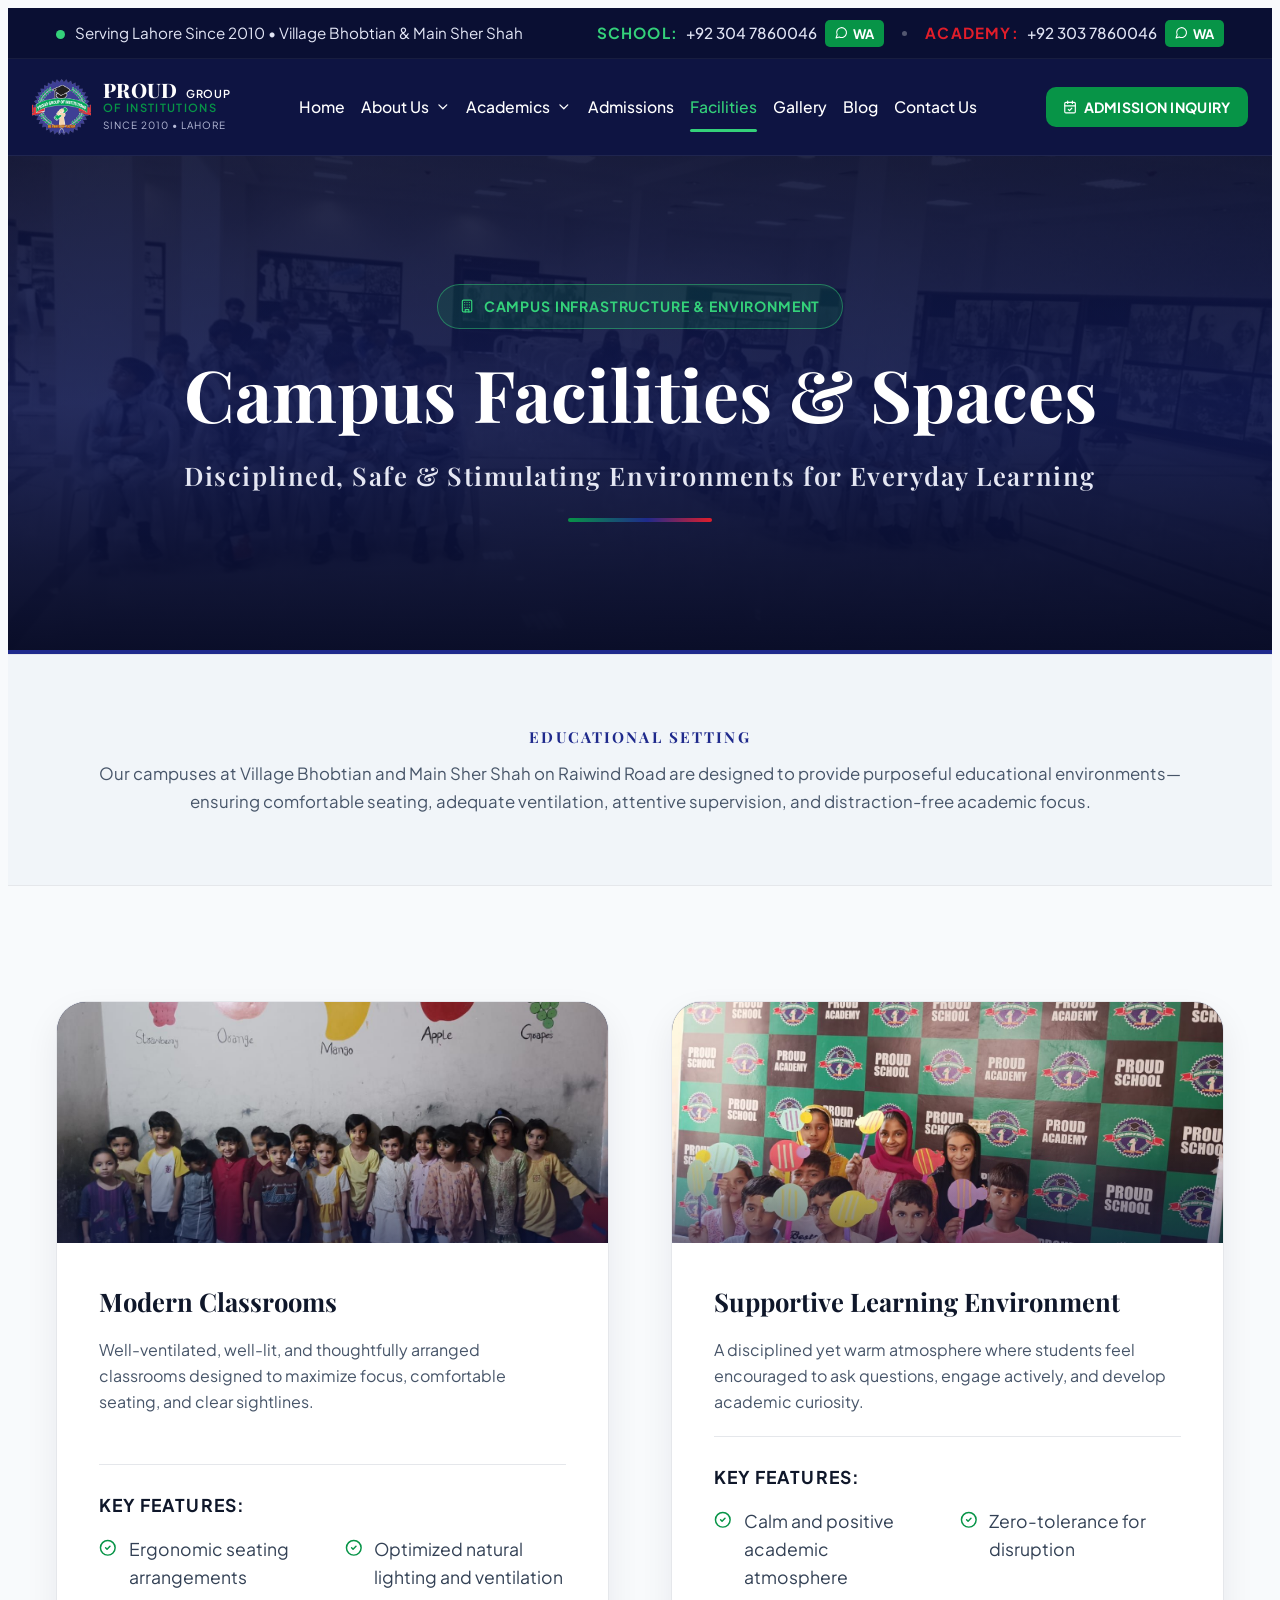
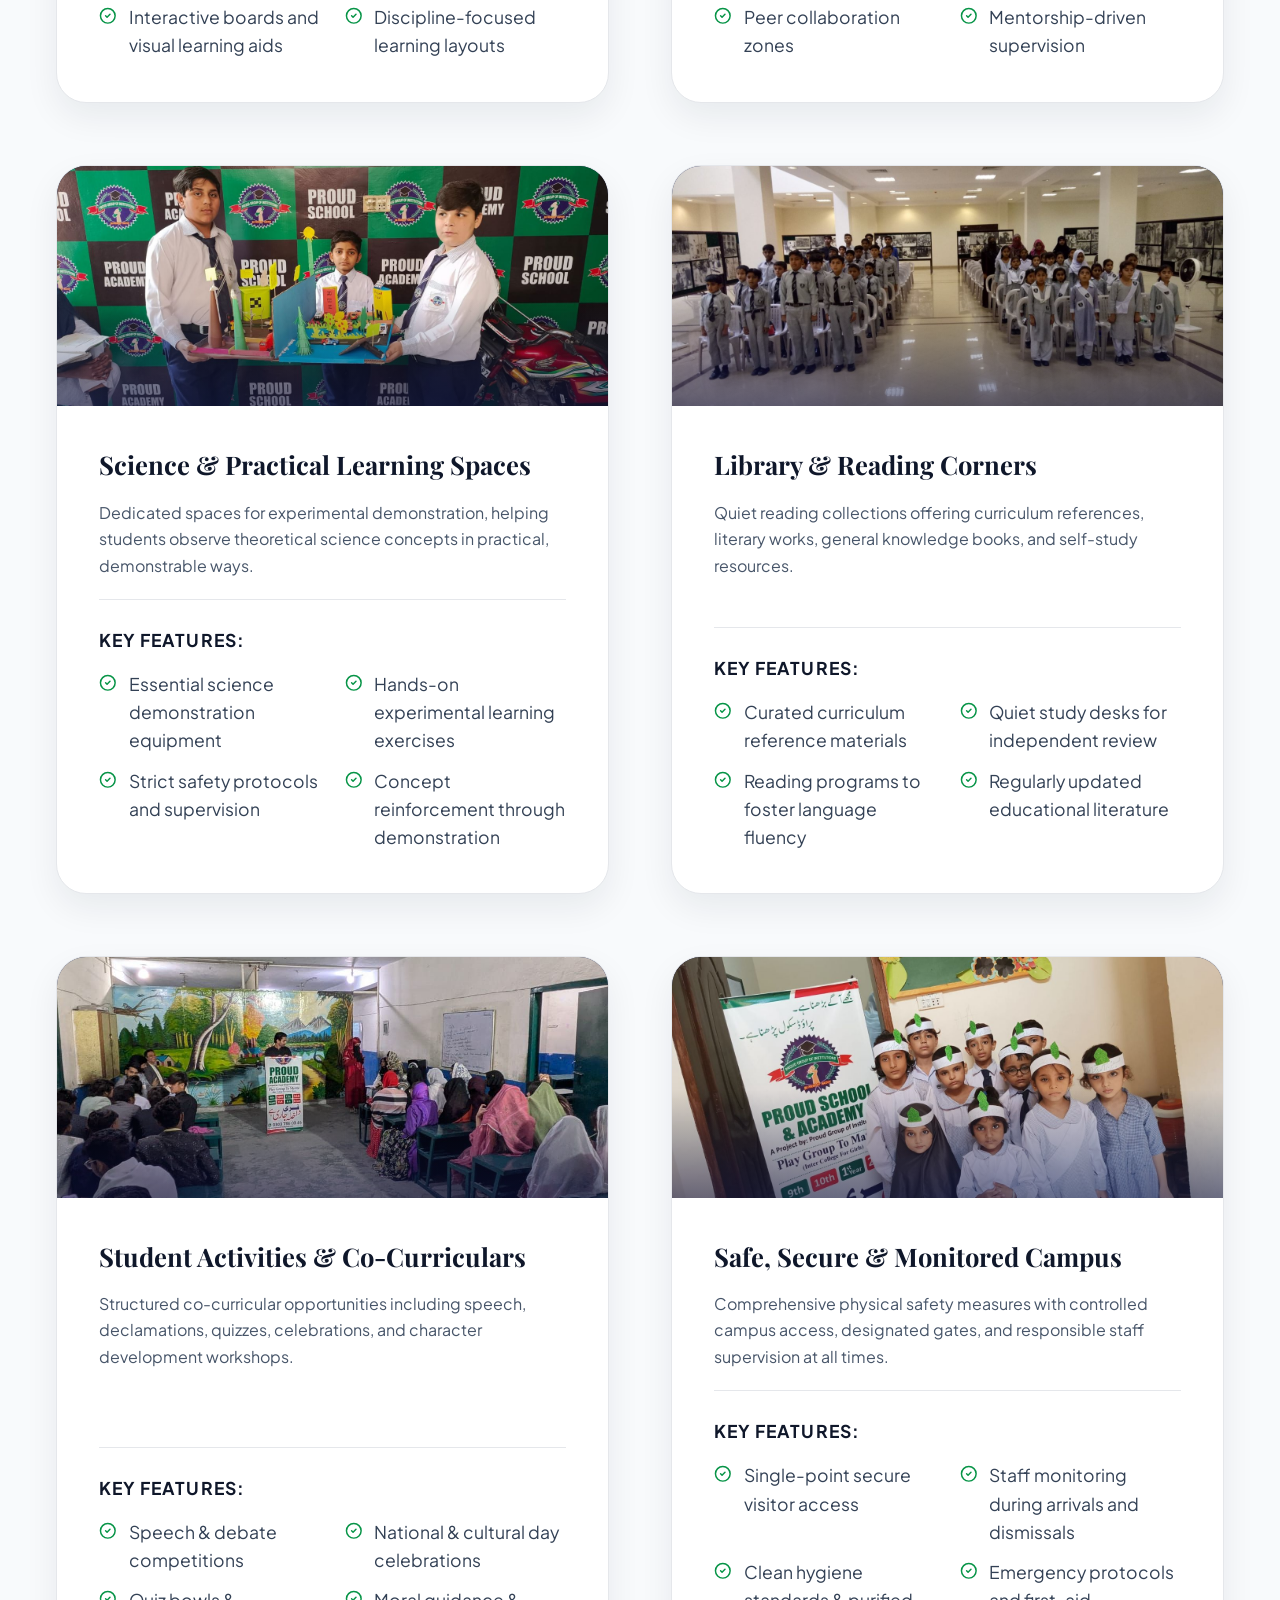
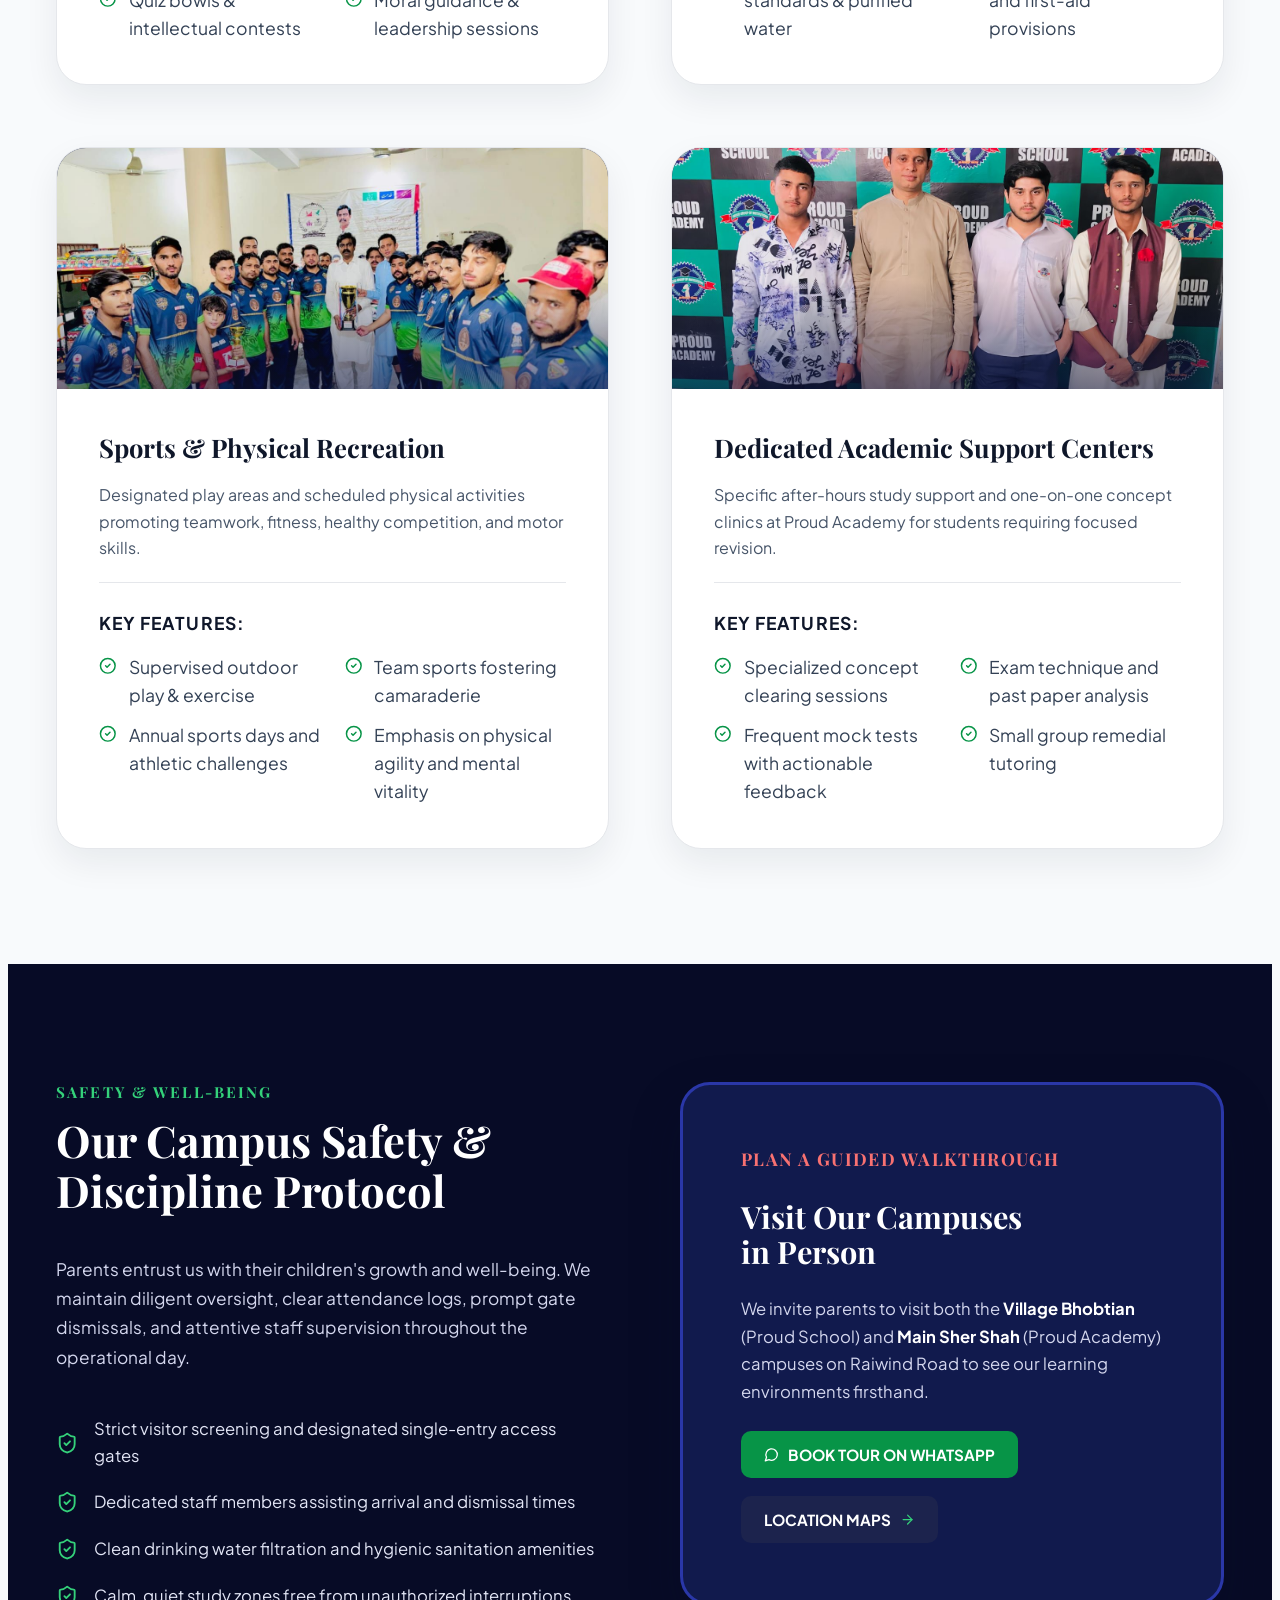
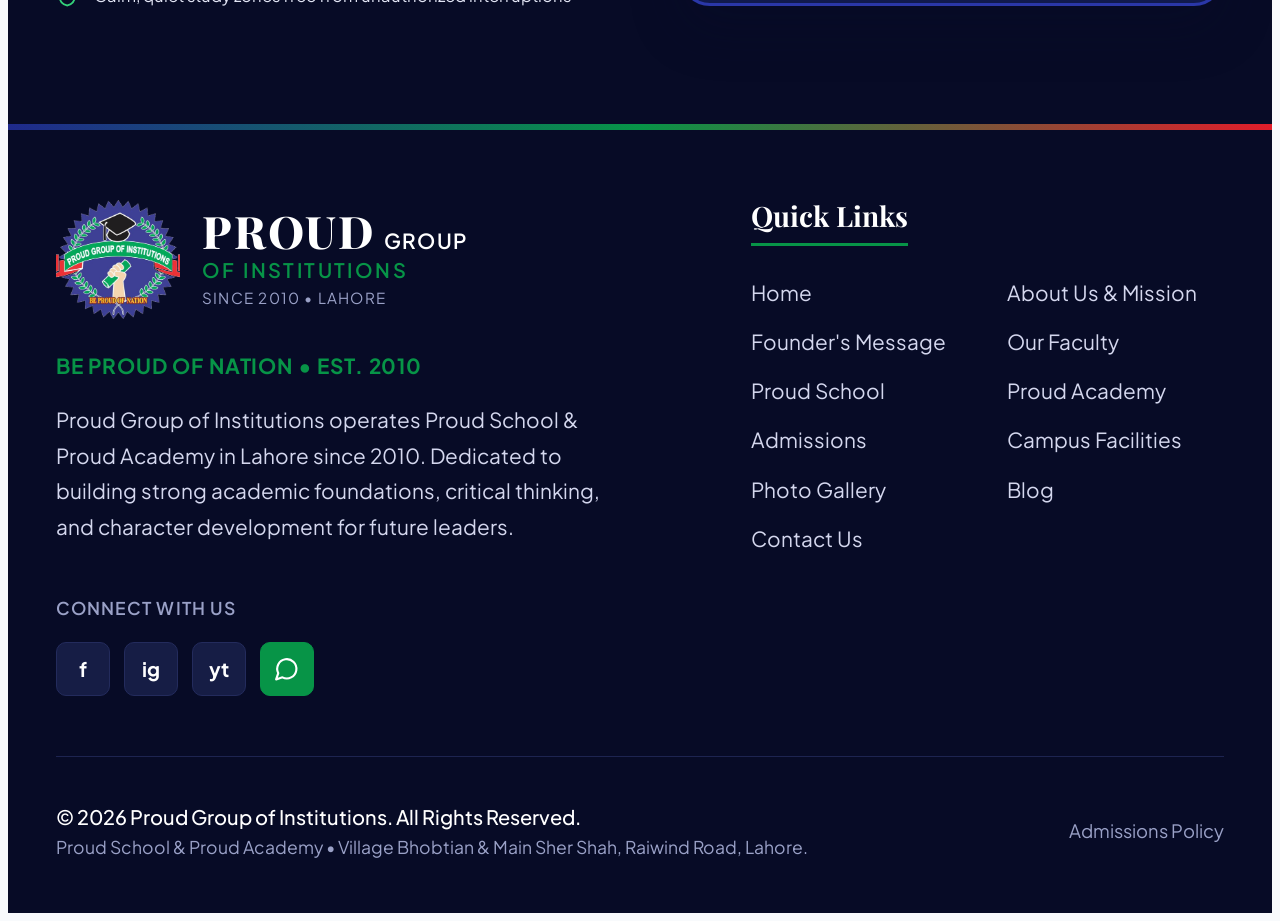
<file: facilities.html>
<!doctype html>
<html lang="en">
<head>
<meta charset="utf-8">
<meta name="viewport" content="width=device-width, initial-scale=1, viewport-fit=cover">
<title>Campus Facilities | Proud School &amp; Academy, Raiwind Road Lahore</title>
<meta name="description" content="Classrooms, science spaces, library, co-curricular activities, sports and campus safety at Proud School and Proud Academy on Raiwind Road, Lahore.">
<link rel="canonical" href="https://proud-school-academy.vercel.app/facilities.html">
<meta property="og:type" content="website">
<meta property="og:site_name" content="Proud School &amp; Academy">
<meta property="og:title" content="Campus Facilities | Proud School &amp; Academy, Raiwind Road Lahore">
<meta property="og:description" content="Classrooms, science spaces, library, co-curricular activities, sports and campus safety at Proud School and Proud Academy on Raiwind Road, Lahore.">
<meta property="og:url" content="https://proud-school-academy.vercel.app/facilities.html">
<meta property="og:image" content="https://proud-school-academy.vercel.app/img/p-school-banner.jpg">
<meta property="og:locale" content="en_PK">
<meta name="twitter:card" content="summary_large_image">
<script type="application/ld+json">{"@context": "https://schema.org", "@graph": [{"@type": "EducationalOrganization", "@id": "https://proud-school-academy.vercel.app/#org", "name": "Proud Group of Institutions", "alternateName": ["Proud School & Academy", "Proud School and Academy"], "url": "https://proud-school-academy.vercel.app/", "logo": "https://proud-school-academy.vercel.app/img/logo.png", "foundingDate": "2010", "slogan": "Be Proud of Nation", "areaServed": {"@type": "City", "name": "Lahore"}, "subOrganization": [{"@id": "https://proud-school-academy.vercel.app/proud-school.html#school"}, {"@id": "https://proud-school-academy.vercel.app/proud-academy.html#academy"}]}, {"@type": "School", "@id": "https://proud-school-academy.vercel.app/proud-school.html#school", "name": "Proud School", "description": "Primary and secondary school on Raiwind Road, Lahore", "url": "https://proud-school-academy.vercel.app/proud-school.html", "telephone": "+923047860046", "address": {"@type": "PostalAddress", "streetAddress": "Village Bhobtian, Raiwind Road", "addressLocality": "Lahore", "addressRegion": "Punjab", "addressCountry": "PK"}, "parentOrganization": {"@id": "https://proud-school-academy.vercel.app/#org"}, "openingHoursSpecification": [{"@type": "OpeningHoursSpecification", "dayOfWeek": ["Monday", "Tuesday", "Wednesday", "Thursday", "Friday", "Saturday"], "opens": "08:00", "closes": "14:00"}]}, {"@type": "EducationalOrganization", "@id": "https://proud-school-academy.vercel.app/proud-academy.html#academy", "name": "Proud Academy", "description": "Matric, FSc and subject coaching academy on Raiwind Road, Lahore", "url": "https://proud-school-academy.vercel.app/proud-academy.html", "telephone": "+923037860046", "address": {"@type": "PostalAddress", "streetAddress": "Main Sher Shah, 100 Feet Road, Raiwind Road", "addressLocality": "Lahore", "addressRegion": "Punjab", "addressCountry": "PK"}, "parentOrganization": {"@id": "https://proud-school-academy.vercel.app/#org"}, "openingHoursSpecification": [{"@type": "OpeningHoursSpecification", "dayOfWeek": ["Monday", "Tuesday", "Wednesday", "Thursday", "Friday", "Saturday"], "opens": "16:00", "closes": "20:00"}]}, {"@type": "WebPage", "@id": "https://proud-school-academy.vercel.app/facilities.html#webpage", "url": "https://proud-school-academy.vercel.app/facilities.html", "name": "Campus Facilities | Proud School & Academy, Raiwind Road Lahore", "description": "Classrooms, science spaces, library, co-curricular activities, sports and campus safety at Proud School and Proud Academy on Raiwind Road, Lahore.", "isPartOf": {"@id": "https://proud-school-academy.vercel.app/#org"}, "inLanguage": "en"}, {"@type": "BreadcrumbList", "itemListElement": [{"@type": "ListItem", "position": 1, "name": "Home", "item": "https://proud-school-academy.vercel.app/"}, {"@type": "ListItem", "position": 2, "name": "Facilities", "item": "https://proud-school-academy.vercel.app/facilities.html"}]}]}</script>
<meta name="claude:viewport-fit-sides" content="cover">
</head>
<body>
<link rel="preconnect" href="https://fonts.googleapis.com"><link rel="preconnect" href="https://fonts.gstatic.com" crossorigin><link rel="stylesheet" href="https://fonts.googleapis.com/css2?family=Playfair+Display:wght@600;700;800&family=Plus+Jakarta+Sans:wght@400;500;600;700;800&family=JetBrains+Mono:wght@400;500;700&family=Amiri:wght@700&display=swap">
<link rel="stylesheet" href="styles.css">

<div class="topbar"><div class="wrap">
  <div class="l"><span><span class="dot"></span>Serving Lahore Since 2010 • Village Bhobtian &amp; Main Sher Shah</span><span class="sep"></span><span class="lgs"><i data-i="sparkles"></i>Learn • Grow • Succeed</span></div>
  <div class="r">
    <span class="line"><span class="lab g">School:</span><a href="tel:+923047860046">+92 304 7860046</a><a class="wa-chip" href="https://wa.me/923047860046" target="_blank" rel="noopener"><i data-i="msg"></i>WA</a></span>
    <span class="mid-dot"></span>
    <span class="line"><span class="lab r">Academy:</span><a href="tel:+923037860046">+92 303 7860046</a><a class="wa-chip" href="https://wa.me/923037860046" target="_blank" rel="noopener"><i data-i="msg"></i>WA</a></span>
  </div>
</div></div>
<header class="nav" id="nav"><div class="wrap">
  <a class="brand" href="index.html" aria-label="Proud Group of Institutions home"><img src="img/logo.png" alt="Proud Group of Institutions crest"><div><div class="t1">PROUD<span class="grp">GROUP</span></div><div class="t2">Of Institutions</div><div class="t3">Since 2010 • Lahore</div></div></a>
  <nav class="menu" id="menu" aria-label="Main">
    <a href="index.html">Home</a>
    <span class="dd"><a href="about.html">About Us <i data-i="chevDown"></i></a><span class="dd-panel"><a href="about.html">About Proud</a><a href="founder.html">Founder's Message</a><a href="faculty.html">Our Faculty</a></span></span>
    <span class="dd"><a href="proud-school.html">Academics <i data-i="chevDown"></i></a><span class="dd-panel"><a href="proud-school.html">Proud School — Primary &amp; Secondary</a><a href="proud-academy.html">Proud Academy — Coaching &amp; Exam Prep</a></span></span>
    <a href="admissions.html">Admissions</a>
    <a href="facilities.html" class="active">Facilities</a>
    <a href="gallery.html">Gallery</a>
    <a href="blog.html">Blog</a>
    <a href="contact.html">Contact Us</a>
  </nav>
  <a class="btn btn-green btn-upper nav-cta" href="admissions.html"><i data-i="calCheck"></i>Admission Inquiry</a>
  <button class="burger" id="burger" aria-label="Open menu" aria-expanded="false"><i data-i="menu"></i></button>
</div></header>
<main id="top"><section class="phero " style="padding:0"><div class="bg" style="background-image:url(img/p-study-visit-2.jpg)"></div><div class="wrap">
  <span class="pill "><i data-i="building"></i>Campus Infrastructure &amp; Environment</span>
  <h1>Campus Facilities &amp; Spaces</h1><p class="sub ">Disciplined, Safe &amp; Stimulating Environments for Everyday Learning</p><span class="rule gbr"></span>
</div></section>
<section class="band-2" style="padding-block:70px"><div class="wrap"><div class="intro-band"><span class="eyebrow">Educational Setting</span><p>Our campuses at Village Bhobtian and Main Sher Shah on Raiwind Road are designed to provide purposeful educational environments—ensuring comfortable seating, adequate ventilation, attentive supervision, and distraction-free academic focus.</p></div></div></section>
<section class="band"><div class="wrap"><div class="fbig-grid"><article class="fbig"><div class="img" style="background-image:url(img/p-young-class.jpg)"></div>
  <div class="b"><h3>Modern Classrooms</h3><p>Well-ventilated, well-lit, and thoughtfully arranged classrooms designed to maximize focus, comfortable seating, and clear sightlines.</p><h4>Key Features:</h4><ul class="kf"><li><i data-i="checkC"></i>Ergonomic seating arrangements</li><li><i data-i="checkC"></i>Optimized natural lighting and ventilation</li><li><i data-i="checkC"></i>Interactive boards and visual learning aids</li><li><i data-i="checkC"></i>Discipline-focused learning layouts</li></ul></div></article><article class="fbig"><div class="img" style="background-image:url(img/p-we-are-proudian.jpg)"></div>
  <div class="b"><h3>Supportive Learning Environment</h3><p>A disciplined yet warm atmosphere where students feel encouraged to ask questions, engage actively, and develop academic curiosity.</p><h4>Key Features:</h4><ul class="kf"><li><i data-i="checkC"></i>Calm and positive academic atmosphere</li><li><i data-i="checkC"></i>Zero-tolerance for disruption</li><li><i data-i="checkC"></i>Peer collaboration zones</li><li><i data-i="checkC"></i>Mentorship-driven supervision</li></ul></div></article><article class="fbig"><div class="img" style="background-image:url(img/p-science-project.jpg)"></div>
  <div class="b"><h3>Science &amp; Practical Learning Spaces</h3><p>Dedicated spaces for experimental demonstration, helping students observe theoretical science concepts in practical, demonstrable ways.</p><h4>Key Features:</h4><ul class="kf"><li><i data-i="checkC"></i>Essential science demonstration equipment</li><li><i data-i="checkC"></i>Hands-on experimental learning exercises</li><li><i data-i="checkC"></i>Strict safety protocols and supervision</li><li><i data-i="checkC"></i>Concept reinforcement through demonstration</li></ul></div></article><article class="fbig"><div class="img" style="background-image:url(img/p-study-visit.jpg)"></div>
  <div class="b"><h3>Library &amp; Reading Corners</h3><p>Quiet reading collections offering curriculum references, literary works, general knowledge books, and self-study resources.</p><h4>Key Features:</h4><ul class="kf"><li><i data-i="checkC"></i>Curated curriculum reference materials</li><li><i data-i="checkC"></i>Quiet study desks for independent review</li><li><i data-i="checkC"></i>Reading programs to foster language fluency</li><li><i data-i="checkC"></i>Regularly updated educational literature</li></ul></div></article><article class="fbig"><div class="img" style="background-image:url(img/p-academy-event.jpg)"></div>
  <div class="b"><h3>Student Activities &amp; Co-Curriculars</h3><p>Structured co-curricular opportunities including speech, declamations, quizzes, celebrations, and character development workshops.</p><h4>Key Features:</h4><ul class="kf"><li><i data-i="checkC"></i>Speech &amp; debate competitions</li><li><i data-i="checkC"></i>National &amp; cultural day celebrations</li><li><i data-i="checkC"></i>Quiz bowls &amp; intellectual contests</li><li><i data-i="checkC"></i>Moral guidance &amp; leadership sessions</li></ul></div></article><article class="fbig"><div class="img" style="background-image:url(img/p-school-banner.jpg)"></div>
  <div class="b"><h3>Safe, Secure &amp; Monitored Campus</h3><p>Comprehensive physical safety measures with controlled campus access, designated gates, and responsible staff supervision at all times.</p><h4>Key Features:</h4><ul class="kf"><li><i data-i="checkC"></i>Single-point secure visitor access</li><li><i data-i="checkC"></i>Staff monitoring during arrivals and dismissals</li><li><i data-i="checkC"></i>Clean hygiene standards &amp; purified water</li><li><i data-i="checkC"></i>Emergency protocols and first-aid provisions</li></ul></div></article><article class="fbig"><div class="img" style="background-image:url(img/p-sports-team.jpg)"></div>
  <div class="b"><h3>Sports &amp; Physical Recreation</h3><p>Designated play areas and scheduled physical activities promoting teamwork, fitness, healthy competition, and motor skills.</p><h4>Key Features:</h4><ul class="kf"><li><i data-i="checkC"></i>Supervised outdoor play &amp; exercise</li><li><i data-i="checkC"></i>Team sports fostering camaraderie</li><li><i data-i="checkC"></i>Annual sports days and athletic challenges</li><li><i data-i="checkC"></i>Emphasis on physical agility and mental vitality</li></ul></div></article><article class="fbig"><div class="img" style="background-image:url(img/p-academy-team.jpg)"></div>
  <div class="b"><h3>Dedicated Academic Support Centers</h3><p>Specific after-hours study support and one-on-one concept clinics at Proud Academy for students requiring focused revision.</p><h4>Key Features:</h4><ul class="kf"><li><i data-i="checkC"></i>Specialized concept clearing sessions</li><li><i data-i="checkC"></i>Exam technique and past paper analysis</li><li><i data-i="checkC"></i>Frequent mock tests with actionable feedback</li><li><i data-i="checkC"></i>Small group remedial tutoring</li></ul></div></article></div></div></section>
<section class="safety"><div class="wrap"><div class="split even">
  <div><span class="eyebrow mint">Safety &amp; Well-Being</span><h2>Our Campus Safety &amp; Discipline Protocol</h2>
    <p class="txt">Parents entrust us with their children's growth and well-being. We maintain diligent oversight, clear attendance logs, prompt gate dismissals, and attentive staff supervision throughout the operational day.</p>
    <ul class="sl"><li><i data-i="shield"></i>Strict visitor screening and designated single-entry access gates</li><li><i data-i="shield"></i>Dedicated staff members assisting arrival and dismissal times</li><li><i data-i="shield"></i>Clean drinking water filtration and hygienic sanitation amenities</li><li><i data-i="shield"></i>Calm, quiet study zones free from unauthorized interruptions</li></ul></div>
  <div class="darkcard"><div class="k r">Plan a Guided Walkthrough</div><h3>Visit Our Campuses in Person</h3>
    <p>We invite parents to visit both the <b>Village Bhobtian</b> (Proud School) and <b>Main Sher Shah</b> (Proud Academy) campuses on Raiwind Road to see our learning environments firsthand.</p>
    <div class="acts" style="border:0;padding-top:0"><a class="btn btn-green" href="https://wa.me/923047860046" target="_blank" rel="noopener"><i data-i="msg"></i>Book Tour on WhatsApp</a><a class="btn btn-slate" href="contact.html">Location Maps <i data-i="arrowR"></i></a></div></div>
</div></div></section></main>

<footer><div class="wrap">
  <div class="grid">
    <div>
      <div class="fbrand"><img src="img/logo.png" alt=""><div><div class="t1">PROUD<span class="grp">GROUP</span></div><div class="t2">Of Institutions</div><div class="t3">Since 2010 • Lahore</div></div></div>
      <div class="motto">Be Proud of Nation • Est. 2010</div>
      <p class="fabout">Proud Group of Institutions operates Proud School &amp; Proud Academy in Lahore since 2010. Dedicated to building strong academic foundations, critical thinking, and character development for future leaders.</p>
      <div class="connect"><b>Connect With Us</b><div class="socials"><a href="#" aria-label="Facebook">f</a><a href="#" aria-label="Instagram">ig</a><a href="#" aria-label="YouTube">yt</a><a class="wa" href="https://wa.me/923047860046" target="_blank" rel="noopener" aria-label="WhatsApp"><i data-i="msg"></i></a></div></div>
    </div>
    <div><h4>Quick Links</h4><ul class="qlinks">
      <li><a href="index.html">Home</a></li><li><a href="about.html">About Us &amp; Mission</a></li><li><a href="founder.html">Founder's Message</a></li><li><a href="faculty.html">Our Faculty</a></li><li><a href="proud-school.html">Proud School</a></li><li><a href="proud-academy.html">Proud Academy</a></li><li><a href="admissions.html">Admissions</a></li><li><a href="facilities.html">Campus Facilities</a></li><li><a href="gallery.html">Photo Gallery</a></li><li><a href="blog.html">Blog</a></li><li><a href="contact.html">Contact Us</a></li></ul></div>
  </div>
  <div class="fbot"><div><b>© 2026 Proud Group of Institutions. All Rights Reserved.</b><p>Proud School &amp; Proud Academy • Village Bhobtian &amp; Main Sher Shah, Raiwind Road, Lahore.</p></div><div class="pol"><a href="admissions.html">Admissions Policy</a></div></div>
</div></footer>

<script>window.PAGE={};</script>
<script src="site.js"></script>
</body>
</html>
</file>
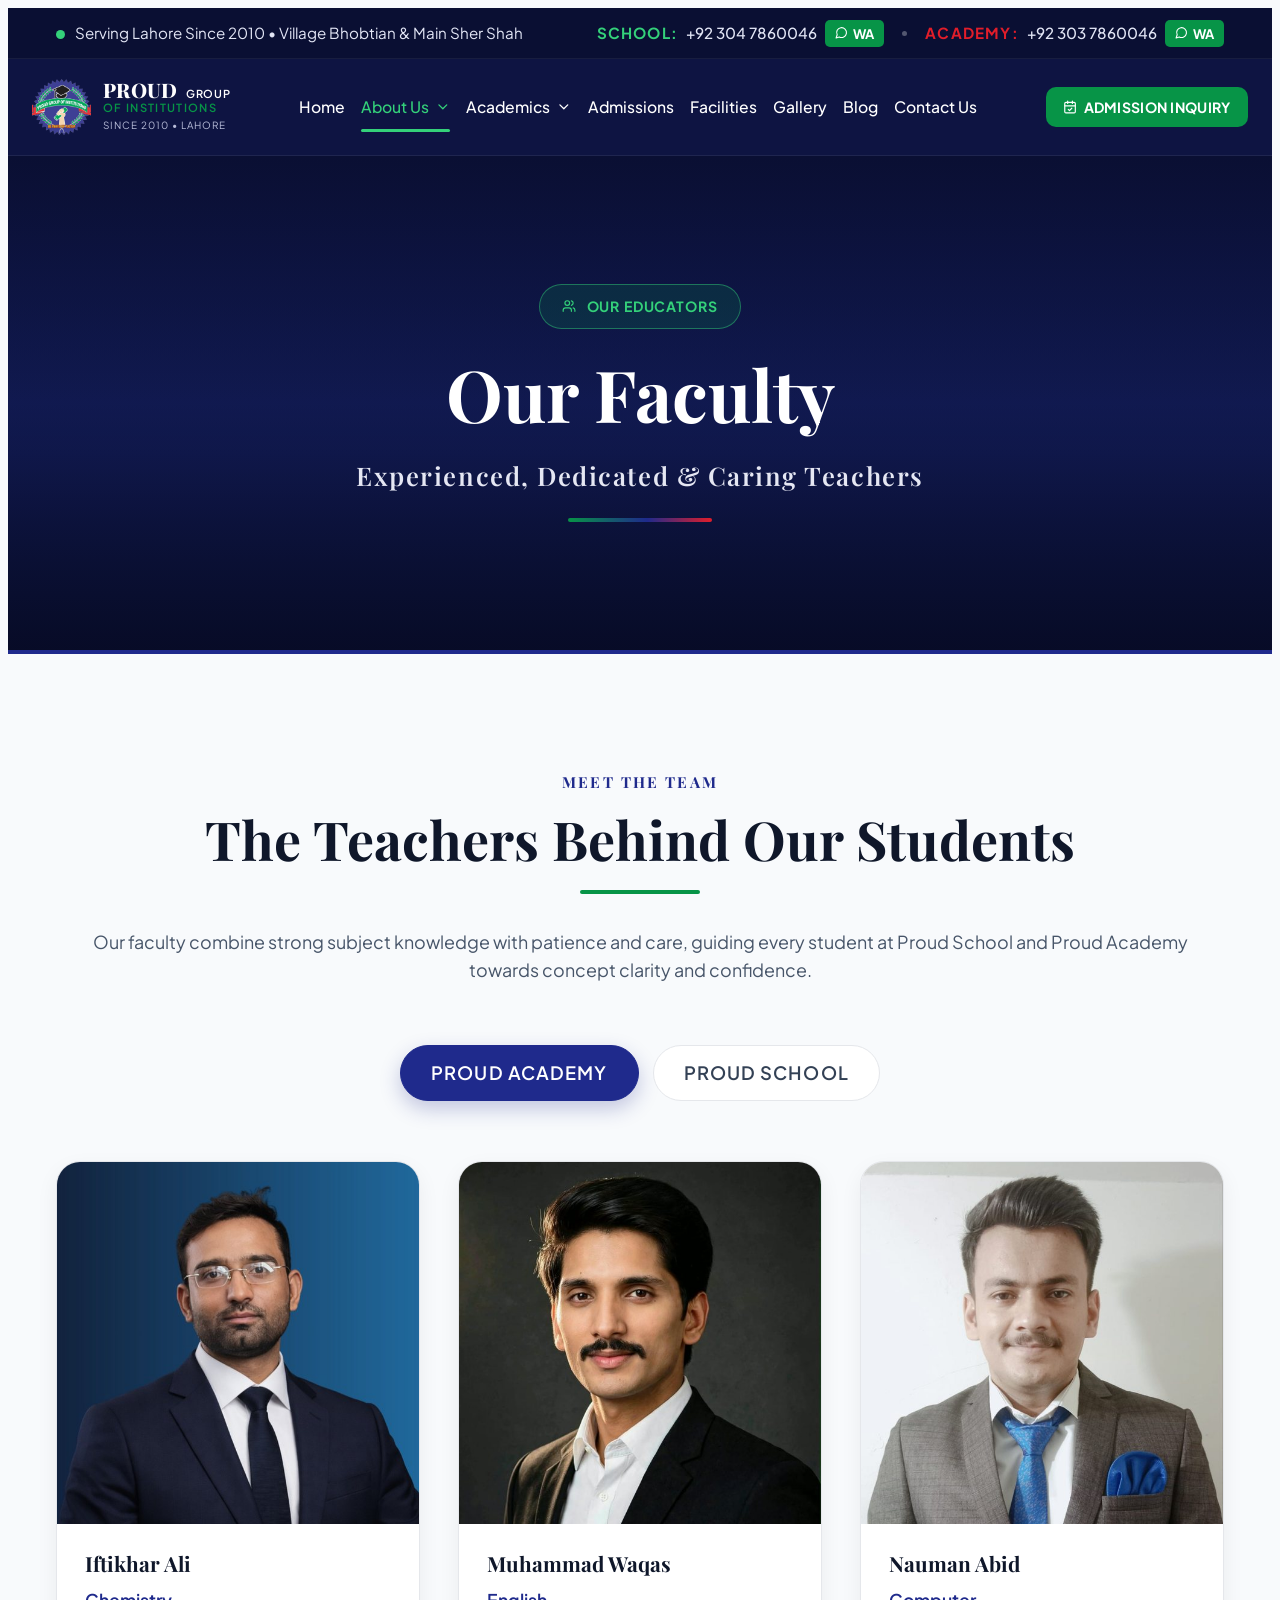
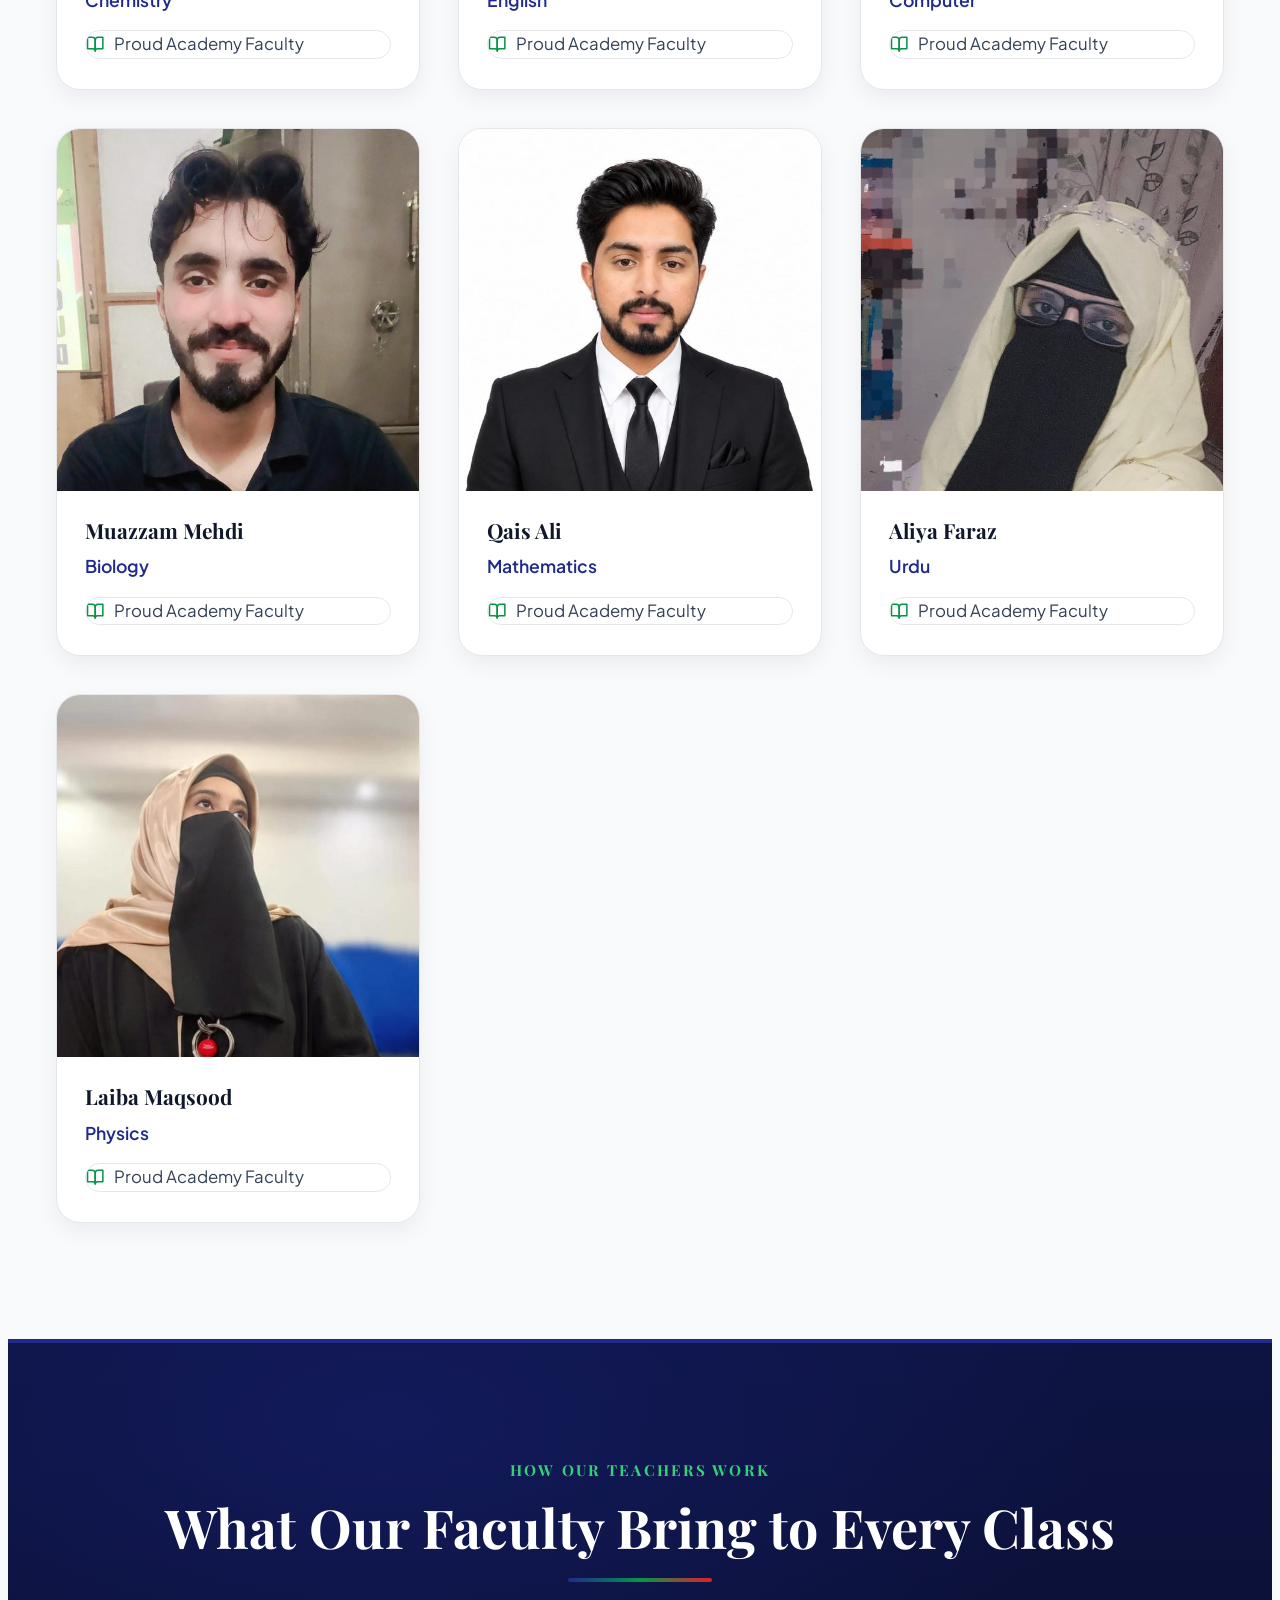
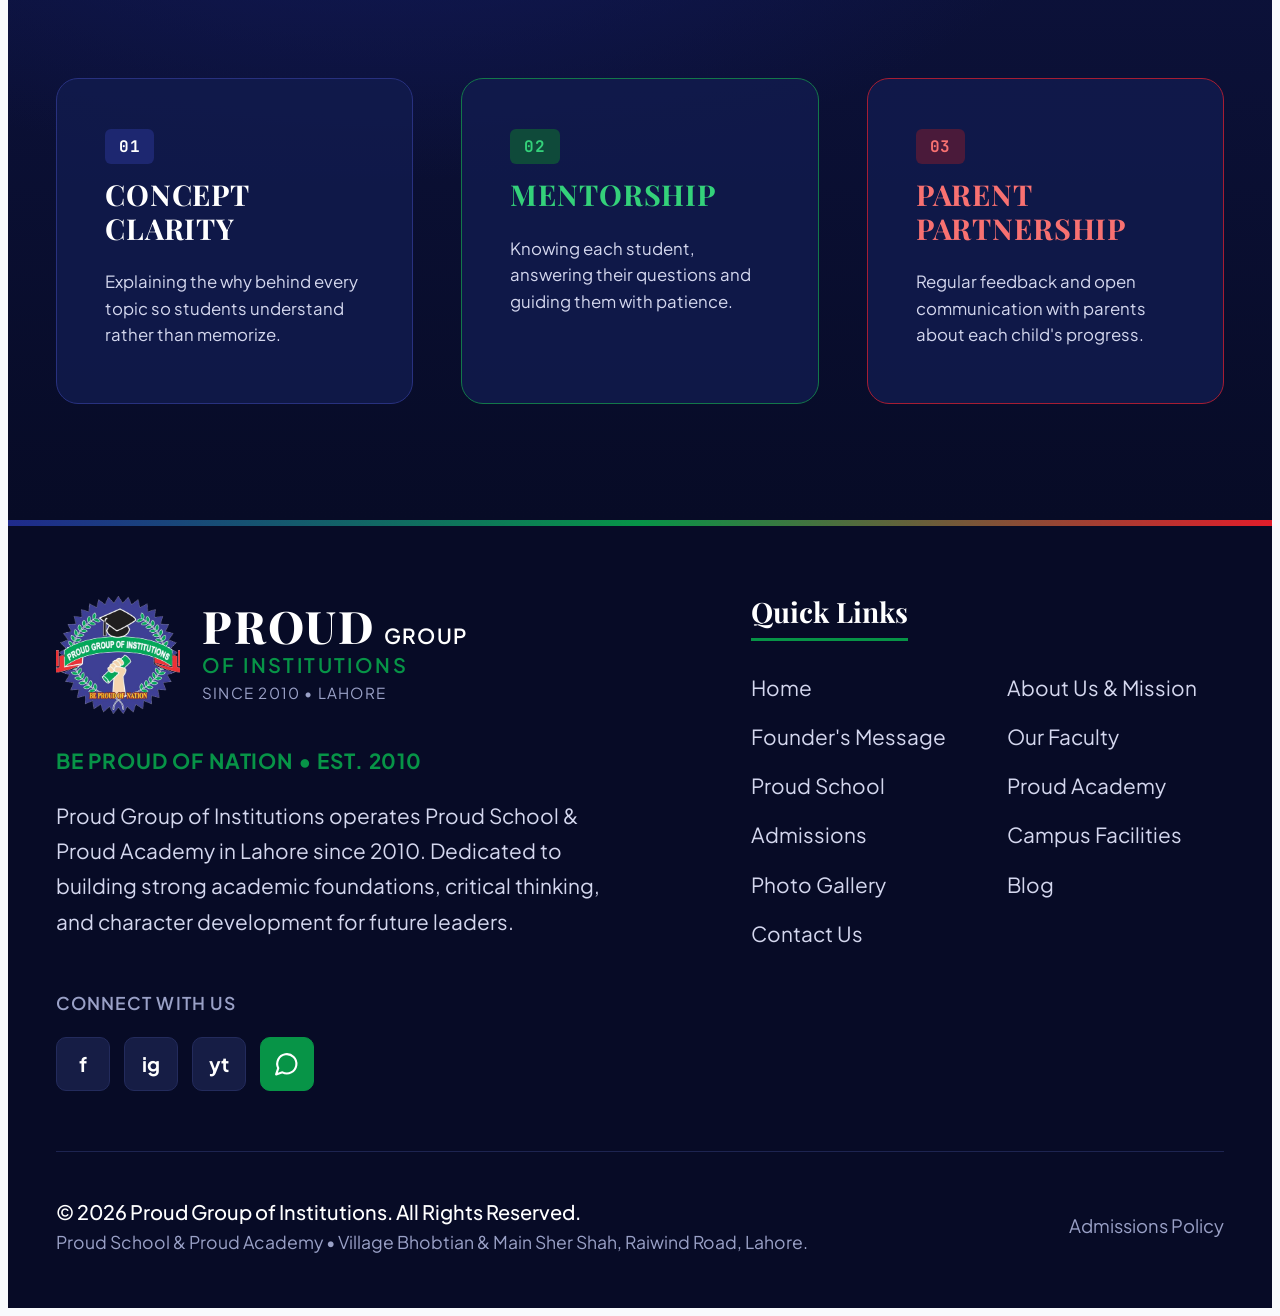
<file: faculty.html>
<!doctype html>
<html lang="en">
<head>
<meta charset="utf-8">
<meta name="viewport" content="width=device-width, initial-scale=1, viewport-fit=cover">
<title>Our Faculty | Teachers at Proud School &amp; Academy, Lahore</title>
<meta name="description" content="Meet the qualified, caring teachers of Proud School and Proud Academy on Raiwind Road, Lahore, with their subjects and qualifications.">
<link rel="canonical" href="https://proud-school-academy.vercel.app/faculty.html">
<meta property="og:type" content="website">
<meta property="og:site_name" content="Proud School &amp; Academy">
<meta property="og:title" content="Our Faculty | Teachers at Proud School &amp; Academy, Lahore">
<meta property="og:description" content="Meet the qualified, caring teachers of Proud School and Proud Academy on Raiwind Road, Lahore, with their subjects and qualifications.">
<meta property="og:url" content="https://proud-school-academy.vercel.app/faculty.html">
<meta property="og:image" content="https://proud-school-academy.vercel.app/img/p-school-banner.jpg">
<meta property="og:locale" content="en_PK">
<meta name="twitter:card" content="summary_large_image">
<script type="application/ld+json">{"@context": "https://schema.org", "@graph": [{"@type": "EducationalOrganization", "@id": "https://proud-school-academy.vercel.app/#org", "name": "Proud Group of Institutions", "alternateName": ["Proud School & Academy", "Proud School and Academy"], "url": "https://proud-school-academy.vercel.app/", "logo": "https://proud-school-academy.vercel.app/img/logo.png", "foundingDate": "2010", "slogan": "Be Proud of Nation", "areaServed": {"@type": "City", "name": "Lahore"}, "subOrganization": [{"@id": "https://proud-school-academy.vercel.app/proud-school.html#school"}, {"@id": "https://proud-school-academy.vercel.app/proud-academy.html#academy"}]}, {"@type": "School", "@id": "https://proud-school-academy.vercel.app/proud-school.html#school", "name": "Proud School", "description": "Primary and secondary school on Raiwind Road, Lahore", "url": "https://proud-school-academy.vercel.app/proud-school.html", "telephone": "+923047860046", "address": {"@type": "PostalAddress", "streetAddress": "Village Bhobtian, Raiwind Road", "addressLocality": "Lahore", "addressRegion": "Punjab", "addressCountry": "PK"}, "parentOrganization": {"@id": "https://proud-school-academy.vercel.app/#org"}, "openingHoursSpecification": [{"@type": "OpeningHoursSpecification", "dayOfWeek": ["Monday", "Tuesday", "Wednesday", "Thursday", "Friday", "Saturday"], "opens": "08:00", "closes": "14:00"}]}, {"@type": "EducationalOrganization", "@id": "https://proud-school-academy.vercel.app/proud-academy.html#academy", "name": "Proud Academy", "description": "Matric, FSc and subject coaching academy on Raiwind Road, Lahore", "url": "https://proud-school-academy.vercel.app/proud-academy.html", "telephone": "+923037860046", "address": {"@type": "PostalAddress", "streetAddress": "Main Sher Shah, 100 Feet Road, Raiwind Road", "addressLocality": "Lahore", "addressRegion": "Punjab", "addressCountry": "PK"}, "parentOrganization": {"@id": "https://proud-school-academy.vercel.app/#org"}, "openingHoursSpecification": [{"@type": "OpeningHoursSpecification", "dayOfWeek": ["Monday", "Tuesday", "Wednesday", "Thursday", "Friday", "Saturday"], "opens": "16:00", "closes": "20:00"}]}, {"@type": "WebPage", "@id": "https://proud-school-academy.vercel.app/faculty.html#webpage", "url": "https://proud-school-academy.vercel.app/faculty.html", "name": "Our Faculty | Teachers at Proud School & Academy, Lahore", "description": "Meet the qualified, caring teachers of Proud School and Proud Academy on Raiwind Road, Lahore, with their subjects and qualifications.", "isPartOf": {"@id": "https://proud-school-academy.vercel.app/#org"}, "inLanguage": "en"}, {"@type": "BreadcrumbList", "itemListElement": [{"@type": "ListItem", "position": 1, "name": "Home", "item": "https://proud-school-academy.vercel.app/"}, {"@type": "ListItem", "position": 2, "name": "Our Faculty", "item": "https://proud-school-academy.vercel.app/faculty.html"}]}]}</script>
<meta name="claude:viewport-fit-sides" content="cover">
</head>
<body>
<link rel="preconnect" href="https://fonts.googleapis.com"><link rel="preconnect" href="https://fonts.gstatic.com" crossorigin><link rel="stylesheet" href="https://fonts.googleapis.com/css2?family=Playfair+Display:wght@600;700;800&family=Plus+Jakarta+Sans:wght@400;500;600;700;800&family=JetBrains+Mono:wght@400;500;700&family=Amiri:wght@700&display=swap">
<link rel="stylesheet" href="styles.css">

<div class="topbar"><div class="wrap">
  <div class="l"><span><span class="dot"></span>Serving Lahore Since 2010 • Village Bhobtian &amp; Main Sher Shah</span><span class="sep"></span><span class="lgs"><i data-i="sparkles"></i>Learn • Grow • Succeed</span></div>
  <div class="r">
    <span class="line"><span class="lab g">School:</span><a href="tel:+923047860046">+92 304 7860046</a><a class="wa-chip" href="https://wa.me/923047860046" target="_blank" rel="noopener"><i data-i="msg"></i>WA</a></span>
    <span class="mid-dot"></span>
    <span class="line"><span class="lab r">Academy:</span><a href="tel:+923037860046">+92 303 7860046</a><a class="wa-chip" href="https://wa.me/923037860046" target="_blank" rel="noopener"><i data-i="msg"></i>WA</a></span>
  </div>
</div></div>
<header class="nav" id="nav"><div class="wrap">
  <a class="brand" href="index.html" aria-label="Proud Group of Institutions home"><img src="img/logo.png" alt="Proud Group of Institutions crest"><div><div class="t1">PROUD<span class="grp">GROUP</span></div><div class="t2">Of Institutions</div><div class="t3">Since 2010 • Lahore</div></div></a>
  <nav class="menu" id="menu" aria-label="Main">
    <a href="index.html">Home</a>
    <span class="dd"><a href="about.html" class="active">About Us <i data-i="chevDown"></i></a><span class="dd-panel"><a href="about.html">About Proud</a><a href="founder.html">Founder's Message</a><a href="faculty.html">Our Faculty</a></span></span>
    <span class="dd"><a href="proud-school.html">Academics <i data-i="chevDown"></i></a><span class="dd-panel"><a href="proud-school.html">Proud School — Primary &amp; Secondary</a><a href="proud-academy.html">Proud Academy — Coaching &amp; Exam Prep</a></span></span>
    <a href="admissions.html">Admissions</a>
    <a href="facilities.html">Facilities</a>
    <a href="gallery.html">Gallery</a>
    <a href="blog.html">Blog</a>
    <a href="contact.html">Contact Us</a>
  </nav>
  <a class="btn btn-green btn-upper nav-cta" href="admissions.html"><i data-i="calCheck"></i>Admission Inquiry</a>
  <button class="burger" id="burger" aria-label="Open menu" aria-expanded="false"><i data-i="menu"></i></button>
</div></header>
<main id="top"><section class="phero " style="padding:0"><div class="wrap">
  <span class="pill "><i data-i="users"></i>Our Educators</span>
  <h1>Our Faculty</h1><p class="sub ">Experienced, Dedicated &amp; Caring Teachers</p><span class="rule gbr"></span>
</div></section>
<section class="band"><div class="wrap">
  <div class="sec-head"><span class="eyebrow">Meet the Team</span><h2>The Teachers Behind Our Students</h2><span class="rule solid"></span><p class="lead">Our faculty combine strong subject knowledge with patience and care, guiding every student at Proud School and Proud Academy towards concept clarity and confidence.</p></div>
  <div class="gtabs" id="gtabs" style="margin-top:60px"><button aria-pressed="true" data-f="academy">Proud Academy</button><button aria-pressed="false" data-f="school">Proud School</button></div>
  <div class="fac-grid2" id="gallery-grid"><article class="tcard gcard-like" data-cat="school" hidden><div class="photo-ph"><i data-i="user"></i><span>Photo</span></div>
  <div class="b"><h3>[Teacher Name]</h3><span class="role">Proud School Faculty</span><div class="q"><i data-i="grad"></i><span>Qualification to be added</span></div><p>Profile coming soon.</p></div></article><article class="tcard gcard-like" data-cat="school" hidden><div class="photo-ph"><i data-i="user"></i><span>Photo</span></div>
  <div class="b"><h3>[Teacher Name]</h3><span class="role">Proud School Faculty</span><div class="q"><i data-i="grad"></i><span>Qualification to be added</span></div><p>Profile coming soon.</p></div></article><article class="tcard gcard-like" data-cat="school" hidden><div class="photo-ph"><i data-i="user"></i><span>Photo</span></div>
  <div class="b"><h3>[Teacher Name]</h3><span class="role">Proud School Faculty</span><div class="q"><i data-i="grad"></i><span>Qualification to be added</span></div><p>Profile coming soon.</p></div></article><article class="tcard gcard-like" data-cat="school" hidden><div class="photo-ph"><i data-i="user"></i><span>Photo</span></div>
  <div class="b"><h3>[Teacher Name]</h3><span class="role">Proud School Faculty</span><div class="q"><i data-i="grad"></i><span>Qualification to be added</span></div><p>Profile coming soon.</p></div></article><article class="tcard gcard-like" data-cat="academy"><div class="photo-ph has-img" style="background-image:url(img/faculty-iftikhar-ali.jpg)" role="img" aria-label="Iftikhar Ali, Chemistry teacher at Proud Academy"></div>
  <div class="b"><h3>Iftikhar Ali</h3><span class="role">Chemistry</span><div class="q"><i data-i="book"></i><span>Proud Academy Faculty</span></div></div></article><article class="tcard gcard-like" data-cat="academy"><div class="photo-ph has-img" style="background-image:url(img/faculty-muhammad-waqas.jpg)" role="img" aria-label="Muhammad Waqas, English teacher at Proud Academy"></div>
  <div class="b"><h3>Muhammad Waqas</h3><span class="role">English</span><div class="q"><i data-i="book"></i><span>Proud Academy Faculty</span></div></div></article><article class="tcard gcard-like" data-cat="academy"><div class="photo-ph has-img" style="background-image:url(img/faculty-nauman-abid.jpg)" role="img" aria-label="Nauman Abid, Computer teacher at Proud Academy"></div>
  <div class="b"><h3>Nauman Abid</h3><span class="role">Computer</span><div class="q"><i data-i="book"></i><span>Proud Academy Faculty</span></div></div></article><article class="tcard gcard-like" data-cat="academy"><div class="photo-ph has-img" style="background-image:url(img/faculty-muazzam-mehdi.jpg)" role="img" aria-label="Muazzam Mehdi, Biology teacher at Proud Academy"></div>
  <div class="b"><h3>Muazzam Mehdi</h3><span class="role">Biology</span><div class="q"><i data-i="book"></i><span>Proud Academy Faculty</span></div></div></article><article class="tcard gcard-like" data-cat="academy"><div class="photo-ph has-img" style="background-image:url(img/faculty-qais-ali.jpg)" role="img" aria-label="Qais Ali, Mathematics teacher at Proud Academy"></div>
  <div class="b"><h3>Qais Ali</h3><span class="role">Mathematics</span><div class="q"><i data-i="book"></i><span>Proud Academy Faculty</span></div></div></article><article class="tcard gcard-like" data-cat="academy"><div class="photo-ph has-img" style="background-image:url(img/faculty-aliya-faraz.jpg)" role="img" aria-label="Aliya Faraz, Urdu teacher at Proud Academy"></div>
  <div class="b"><h3>Aliya Faraz</h3><span class="role">Urdu</span><div class="q"><i data-i="book"></i><span>Proud Academy Faculty</span></div></div></article><article class="tcard gcard-like" data-cat="academy"><div class="photo-ph has-img" style="background-image:url(img/faculty-laiba-maqsood.jpg)" role="img" aria-label="Laiba Maqsood, Physics teacher at Proud Academy"></div>
  <div class="b"><h3>Laiba Maqsood</h3><span class="role">Physics</span><div class="q"><i data-i="book"></i><span>Proud Academy Faculty</span></div></div></article></div>
</div></section>
<section class="dark"><div class="wrap">
  <div class="sec-head"><span class="eyebrow mint">How Our Teachers Work</span><h2>What Our Faculty Bring to Every Class</h2><span class="rule"></span></div>
  <div class="phil-grid">
    <article class="phil b"><span class="stage">01</span><h3>CONCEPT CLARITY</h3><p>Explaining the why behind every topic so students understand rather than memorize.</p></article>
    <article class="phil g"><span class="stage">02</span><h3>MENTORSHIP</h3><p>Knowing each student, answering their questions and guiding them with patience.</p></article>
    <article class="phil r"><span class="stage">03</span><h3>PARENT PARTNERSHIP</h3><p>Regular feedback and open communication with parents about each child&#39;s progress.</p></article>
  </div>
</div></section></main>

<footer><div class="wrap">
  <div class="grid">
    <div>
      <div class="fbrand"><img src="img/logo.png" alt=""><div><div class="t1">PROUD<span class="grp">GROUP</span></div><div class="t2">Of Institutions</div><div class="t3">Since 2010 • Lahore</div></div></div>
      <div class="motto">Be Proud of Nation • Est. 2010</div>
      <p class="fabout">Proud Group of Institutions operates Proud School &amp; Proud Academy in Lahore since 2010. Dedicated to building strong academic foundations, critical thinking, and character development for future leaders.</p>
      <div class="connect"><b>Connect With Us</b><div class="socials"><a href="#" aria-label="Facebook">f</a><a href="#" aria-label="Instagram">ig</a><a href="#" aria-label="YouTube">yt</a><a class="wa" href="https://wa.me/923047860046" target="_blank" rel="noopener" aria-label="WhatsApp"><i data-i="msg"></i></a></div></div>
    </div>
    <div><h4>Quick Links</h4><ul class="qlinks">
      <li><a href="index.html">Home</a></li><li><a href="about.html">About Us &amp; Mission</a></li><li><a href="founder.html">Founder's Message</a></li><li><a href="faculty.html">Our Faculty</a></li><li><a href="proud-school.html">Proud School</a></li><li><a href="proud-academy.html">Proud Academy</a></li><li><a href="admissions.html">Admissions</a></li><li><a href="facilities.html">Campus Facilities</a></li><li><a href="gallery.html">Photo Gallery</a></li><li><a href="blog.html">Blog</a></li><li><a href="contact.html">Contact Us</a></li></ul></div>
  </div>
  <div class="fbot"><div><b>© 2026 Proud Group of Institutions. All Rights Reserved.</b><p>Proud School &amp; Proud Academy • Village Bhobtian &amp; Main Sher Shah, Raiwind Road, Lahore.</p></div><div class="pol"><a href="admissions.html">Admissions Policy</a></div></div>
</div></footer>

<script>window.PAGE={};</script>
<script src="site.js"></script>
</body>
</html>
</file>
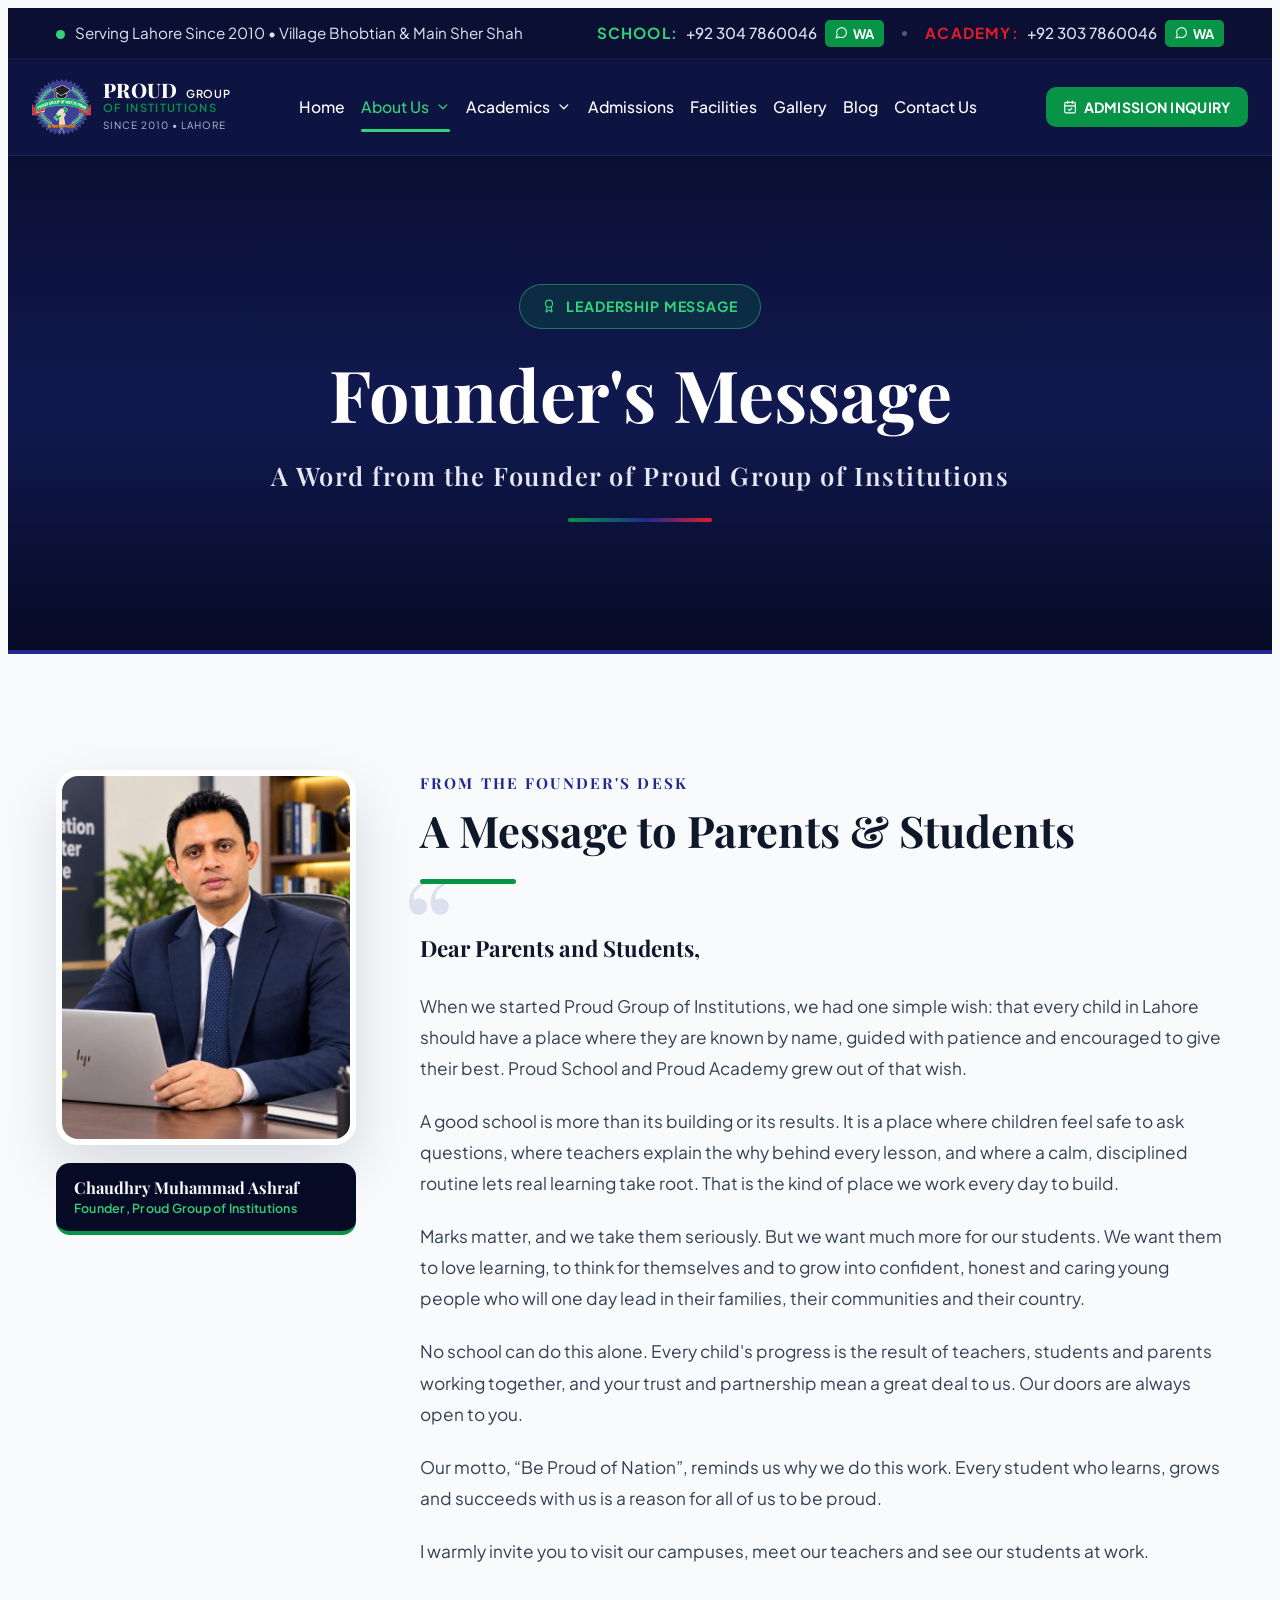
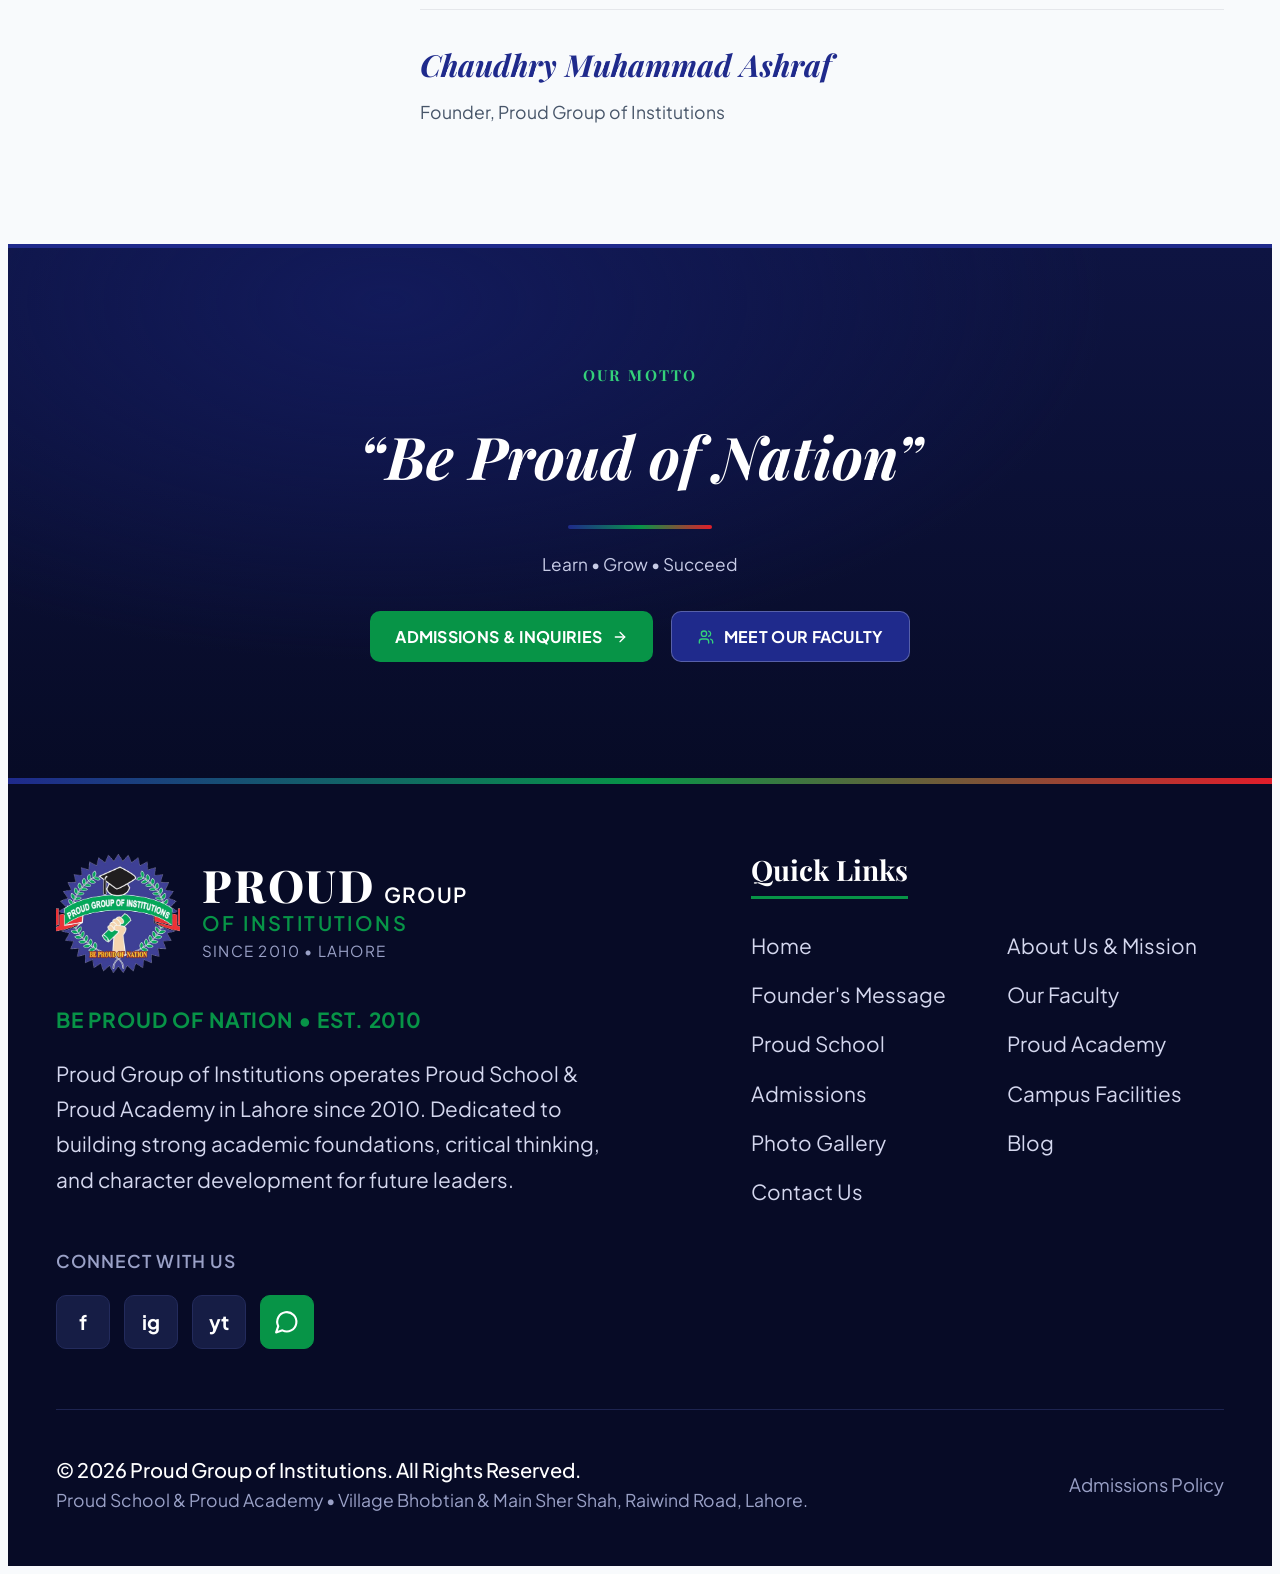
<file: founder.html>
<!doctype html>
<html lang="en">
<head>
<meta charset="utf-8">
<meta name="viewport" content="width=device-width, initial-scale=1, viewport-fit=cover">
<title>Founder&#x27;s Message | Proud School &amp; Academy Lahore</title>
<meta name="description" content="A message from the founder of Proud Group of Institutions to the parents and students of Proud School and Proud Academy, Raiwind Road, Lahore.">
<link rel="canonical" href="https://proud-school-academy.vercel.app/founder.html">
<meta property="og:type" content="website">
<meta property="og:site_name" content="Proud School &amp; Academy">
<meta property="og:title" content="Founder&#x27;s Message | Proud School &amp; Academy Lahore">
<meta property="og:description" content="A message from the founder of Proud Group of Institutions to the parents and students of Proud School and Proud Academy, Raiwind Road, Lahore.">
<meta property="og:url" content="https://proud-school-academy.vercel.app/founder.html">
<meta property="og:image" content="https://proud-school-academy.vercel.app/img/p-school-banner.jpg">
<meta property="og:locale" content="en_PK">
<meta name="twitter:card" content="summary_large_image">
<script type="application/ld+json">{"@context": "https://schema.org", "@graph": [{"@type": "EducationalOrganization", "@id": "https://proud-school-academy.vercel.app/#org", "name": "Proud Group of Institutions", "alternateName": ["Proud School & Academy", "Proud School and Academy"], "url": "https://proud-school-academy.vercel.app/", "logo": "https://proud-school-academy.vercel.app/img/logo.png", "foundingDate": "2010", "slogan": "Be Proud of Nation", "areaServed": {"@type": "City", "name": "Lahore"}, "subOrganization": [{"@id": "https://proud-school-academy.vercel.app/proud-school.html#school"}, {"@id": "https://proud-school-academy.vercel.app/proud-academy.html#academy"}]}, {"@type": "School", "@id": "https://proud-school-academy.vercel.app/proud-school.html#school", "name": "Proud School", "description": "Primary and secondary school on Raiwind Road, Lahore", "url": "https://proud-school-academy.vercel.app/proud-school.html", "telephone": "+923047860046", "address": {"@type": "PostalAddress", "streetAddress": "Village Bhobtian, Raiwind Road", "addressLocality": "Lahore", "addressRegion": "Punjab", "addressCountry": "PK"}, "parentOrganization": {"@id": "https://proud-school-academy.vercel.app/#org"}, "openingHoursSpecification": [{"@type": "OpeningHoursSpecification", "dayOfWeek": ["Monday", "Tuesday", "Wednesday", "Thursday", "Friday", "Saturday"], "opens": "08:00", "closes": "14:00"}]}, {"@type": "EducationalOrganization", "@id": "https://proud-school-academy.vercel.app/proud-academy.html#academy", "name": "Proud Academy", "description": "Matric, FSc and subject coaching academy on Raiwind Road, Lahore", "url": "https://proud-school-academy.vercel.app/proud-academy.html", "telephone": "+923037860046", "address": {"@type": "PostalAddress", "streetAddress": "Main Sher Shah, 100 Feet Road, Raiwind Road", "addressLocality": "Lahore", "addressRegion": "Punjab", "addressCountry": "PK"}, "parentOrganization": {"@id": "https://proud-school-academy.vercel.app/#org"}, "openingHoursSpecification": [{"@type": "OpeningHoursSpecification", "dayOfWeek": ["Monday", "Tuesday", "Wednesday", "Thursday", "Friday", "Saturday"], "opens": "16:00", "closes": "20:00"}]}, {"@type": "WebPage", "@id": "https://proud-school-academy.vercel.app/founder.html#webpage", "url": "https://proud-school-academy.vercel.app/founder.html", "name": "Founder's Message | Proud School & Academy Lahore", "description": "A message from the founder of Proud Group of Institutions to the parents and students of Proud School and Proud Academy, Raiwind Road, Lahore.", "isPartOf": {"@id": "https://proud-school-academy.vercel.app/#org"}, "inLanguage": "en"}, {"@type": "BreadcrumbList", "itemListElement": [{"@type": "ListItem", "position": 1, "name": "Home", "item": "https://proud-school-academy.vercel.app/"}, {"@type": "ListItem", "position": 2, "name": "Founder's Message", "item": "https://proud-school-academy.vercel.app/founder.html"}]}]}</script>
<meta name="claude:viewport-fit-sides" content="cover">
</head>
<body>
<link rel="preconnect" href="https://fonts.googleapis.com"><link rel="preconnect" href="https://fonts.gstatic.com" crossorigin><link rel="stylesheet" href="https://fonts.googleapis.com/css2?family=Playfair+Display:wght@600;700;800&family=Plus+Jakarta+Sans:wght@400;500;600;700;800&family=JetBrains+Mono:wght@400;500;700&family=Amiri:wght@700&display=swap">
<link rel="stylesheet" href="styles.css?v=20261031b">

<div class="topbar"><div class="wrap">
  <div class="l"><span><span class="dot"></span>Serving Lahore Since 2010 • Village Bhobtian &amp; Main Sher Shah</span><span class="sep"></span><span class="lgs"><i data-i="sparkles"></i>Learn • Grow • Succeed</span></div>
  <div class="r">
    <span class="line"><span class="lab g">School:</span><a href="tel:+923047860046">+92 304 7860046</a><a class="wa-chip" href="https://wa.me/923047860046" target="_blank" rel="noopener"><i data-i="msg"></i>WA</a></span>
    <span class="mid-dot"></span>
    <span class="line"><span class="lab r">Academy:</span><a href="tel:+923037860046">+92 303 7860046</a><a class="wa-chip" href="https://wa.me/923037860046" target="_blank" rel="noopener"><i data-i="msg"></i>WA</a></span>
  </div>
</div></div>
<header class="nav" id="nav"><div class="wrap">
  <a class="brand" href="index.html" aria-label="Proud Group of Institutions home"><img src="img/logo.png" alt="Proud Group of Institutions crest"><div><div class="t1">PROUD<span class="grp">GROUP</span></div><div class="t2">Of Institutions</div><div class="t3">Since 2010 • Lahore</div></div></a>
  <nav class="menu" id="menu" aria-label="Main">
    <a href="index.html">Home</a>
    <span class="dd"><a href="about.html" class="active">About Us <i data-i="chevDown"></i></a><span class="dd-panel"><a href="about.html">About Proud</a><a href="founder.html">Founder's Message</a><a href="faculty.html">Our Faculty</a></span></span>
    <span class="dd"><a href="proud-school.html">Academics <i data-i="chevDown"></i></a><span class="dd-panel"><a href="proud-school.html">Proud School — Primary &amp; Secondary</a><a href="proud-academy.html">Proud Academy — Coaching &amp; Exam Prep</a></span></span>
    <a href="admissions.html">Admissions</a>
    <a href="facilities.html">Facilities</a>
    <a href="gallery.html">Gallery</a>
    <a href="blog.html">Blog</a>
    <a href="contact.html">Contact Us</a>
  </nav>
  <a class="btn btn-green btn-upper nav-cta" href="admissions.html"><i data-i="calCheck"></i>Admission Inquiry</a>
  <button class="burger" id="burger" aria-label="Open menu" aria-expanded="false"><i data-i="menu"></i></button>
</div></header>
<main id="top"><section class="phero " style="padding:0"><div class="wrap">
  <span class="pill "><i data-i="award"></i>Leadership Message</span>
  <h1>Founder&#39;s Message</h1><p class="sub ">A Word from the Founder of Proud Group of Institutions</p><span class="rule gbr"></span>
</div></section>
<section class="band"><div class="wrap"><div class="founder">
  <div class="side">
    <div class="photo-ph has-img" id="founder-photo" style="background-image:url(img/founder-chaudhry-muhammad-ashraf.jpg)" role="img" aria-label="Chaudhry Muhammad Ashraf, Founder of Proud Group of Institutions"></div>
    <div class="who"><b>Chaudhry Muhammad Ashraf</b><span>Founder, Proud Group of Institutions</span></div>
  </div>
  <div>
    <span class="eyebrow">From the Founder&#39;s Desk</span>
    <h2>A Message to Parents &amp; Students</h2><div class="bar"></div>
    <div class="letter">
      <p class="salute">Dear Parents and Students,</p>
      <p>When we started Proud Group of Institutions, we had one simple wish: that every child in Lahore should have a place where they are known by name, guided with patience and encouraged to give their best. Proud School and Proud Academy grew out of that wish.</p>
      <p>A good school is more than its building or its results. It is a place where children feel safe to ask questions, where teachers explain the why behind every lesson, and where a calm, disciplined routine lets real learning take root. That is the kind of place we work every day to build.</p>
      <p>Marks matter, and we take them seriously. But we want much more for our students. We want them to love learning, to think for themselves and to grow into confident, honest and caring young people who will one day lead in their families, their communities and their country.</p>
      <p>No school can do this alone. Every child&#39;s progress is the result of teachers, students and parents working together, and your trust and partnership mean a great deal to us. Our doors are always open to you.</p>
      <p>Our motto, &ldquo;Be Proud of Nation&rdquo;, reminds us why we do this work. Every student who learns, grows and succeeds with us is a reason for all of us to be proud.</p>
      <p>I warmly invite you to visit our campuses, meet our teachers and see our students at work.</p>
      <div class="sign"><b>Chaudhry Muhammad Ashraf</b><span>Founder, Proud Group of Institutions</span></div>
    </div>
  </div>
</div></div></section>
<section class="dark"><div class="wrap"><div class="motto-band">
  <span class="eyebrow mint">Our Motto</span>
  <div class="big">&ldquo;Be Proud of Nation&rdquo;</div>
  <span class="rule" style="width:144px;height:4px;border-radius:4px;background:var(--grad)"></span>
  <p>Learn • Grow • Succeed</p>
  <div style="display:flex;gap:18px;flex-wrap:wrap;justify-content:center;margin-top:10px"><a class="btn btn-green btn-upper" href="admissions.html">Admissions &amp; Inquiries <i data-i="arrowR"></i></a><a class="btn btn-outline-blue btn-upper" href="faculty.html"><i data-i="users"></i>Meet Our Faculty</a></div>
</div></div></section></main>

<footer><div class="wrap">
  <div class="grid">
    <div>
      <div class="fbrand"><img src="img/logo.png" alt=""><div><div class="t1">PROUD<span class="grp">GROUP</span></div><div class="t2">Of Institutions</div><div class="t3">Since 2010 • Lahore</div></div></div>
      <div class="motto">Be Proud of Nation • Est. 2010</div>
      <p class="fabout">Proud Group of Institutions operates Proud School &amp; Proud Academy in Lahore since 2010. Dedicated to building strong academic foundations, critical thinking, and character development for future leaders.</p>
      <div class="connect"><b>Connect With Us</b><div class="socials"><a href="#" aria-label="Facebook">f</a><a href="#" aria-label="Instagram">ig</a><a href="#" aria-label="YouTube">yt</a><a class="wa" href="https://wa.me/923047860046" target="_blank" rel="noopener" aria-label="WhatsApp"><i data-i="msg"></i></a></div></div>
    </div>
    <div><h4>Quick Links</h4><ul class="qlinks">
      <li><a href="index.html">Home</a></li><li><a href="about.html">About Us &amp; Mission</a></li><li><a href="founder.html">Founder's Message</a></li><li><a href="faculty.html">Our Faculty</a></li><li><a href="proud-school.html">Proud School</a></li><li><a href="proud-academy.html">Proud Academy</a></li><li><a href="admissions.html">Admissions</a></li><li><a href="facilities.html">Campus Facilities</a></li><li><a href="gallery.html">Photo Gallery</a></li><li><a href="blog.html">Blog</a></li><li><a href="contact.html">Contact Us</a></li></ul></div>
  </div>
  <div class="fbot"><div><b>© 2026 Proud Group of Institutions. All Rights Reserved.</b><p>Proud School &amp; Proud Academy • Village Bhobtian &amp; Main Sher Shah, Raiwind Road, Lahore.</p></div><div class="pol"><a href="admissions.html">Admissions Policy</a></div></div>
</div></footer>

<script>window.PAGE={};</script>
<script src="site.js"></script>
</body>
</html>
</file>
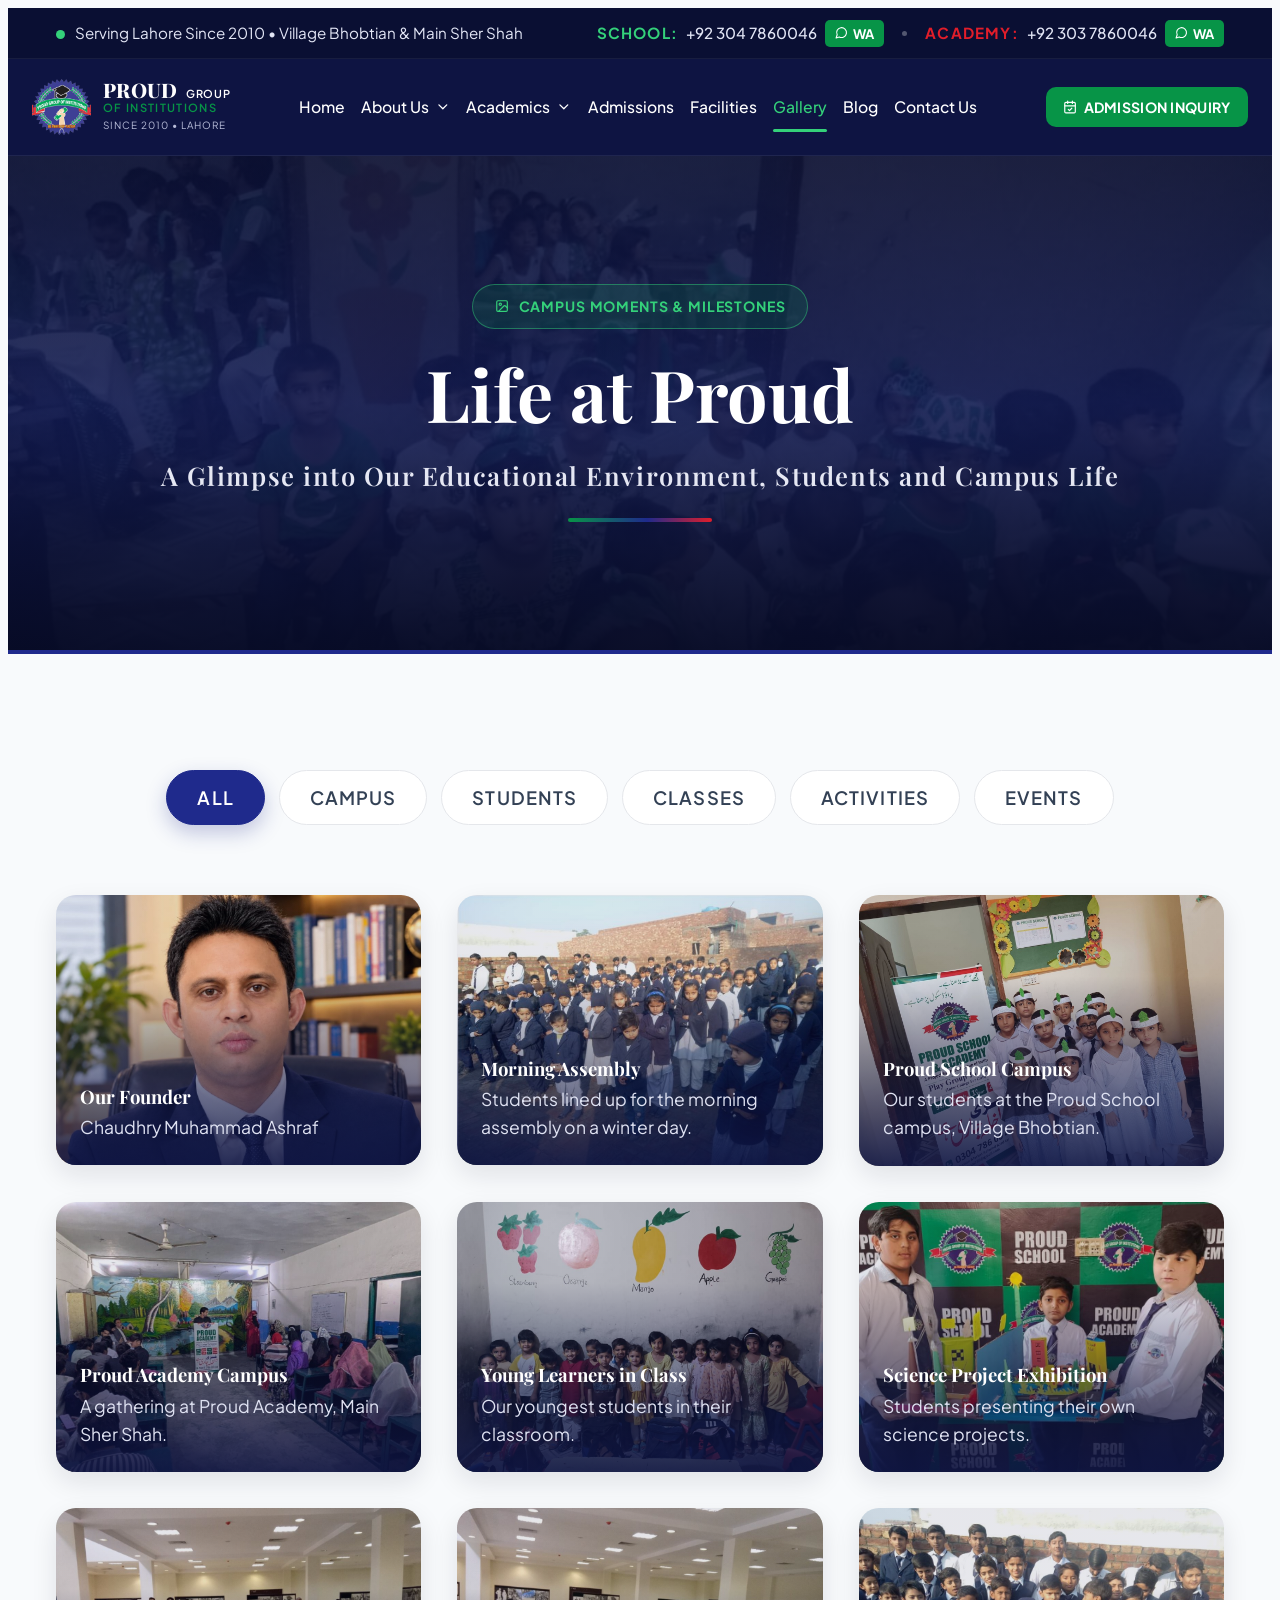
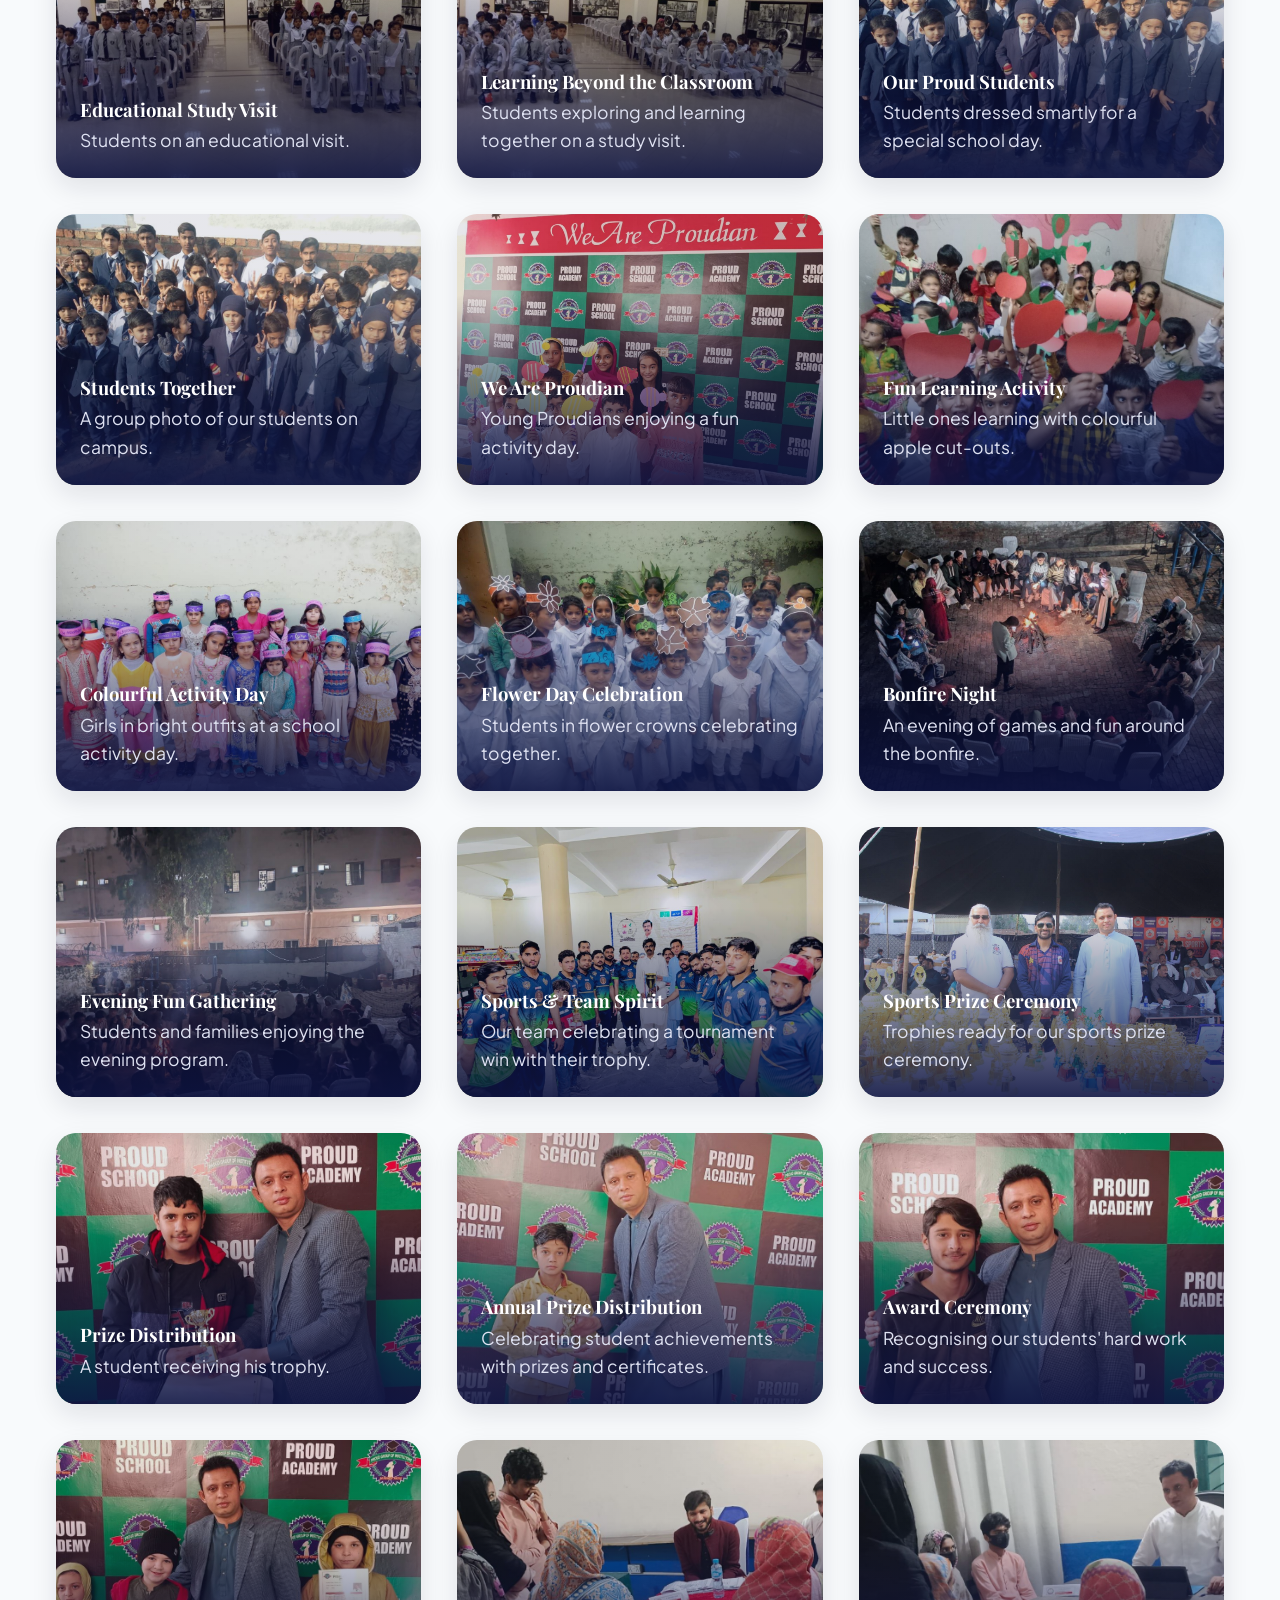
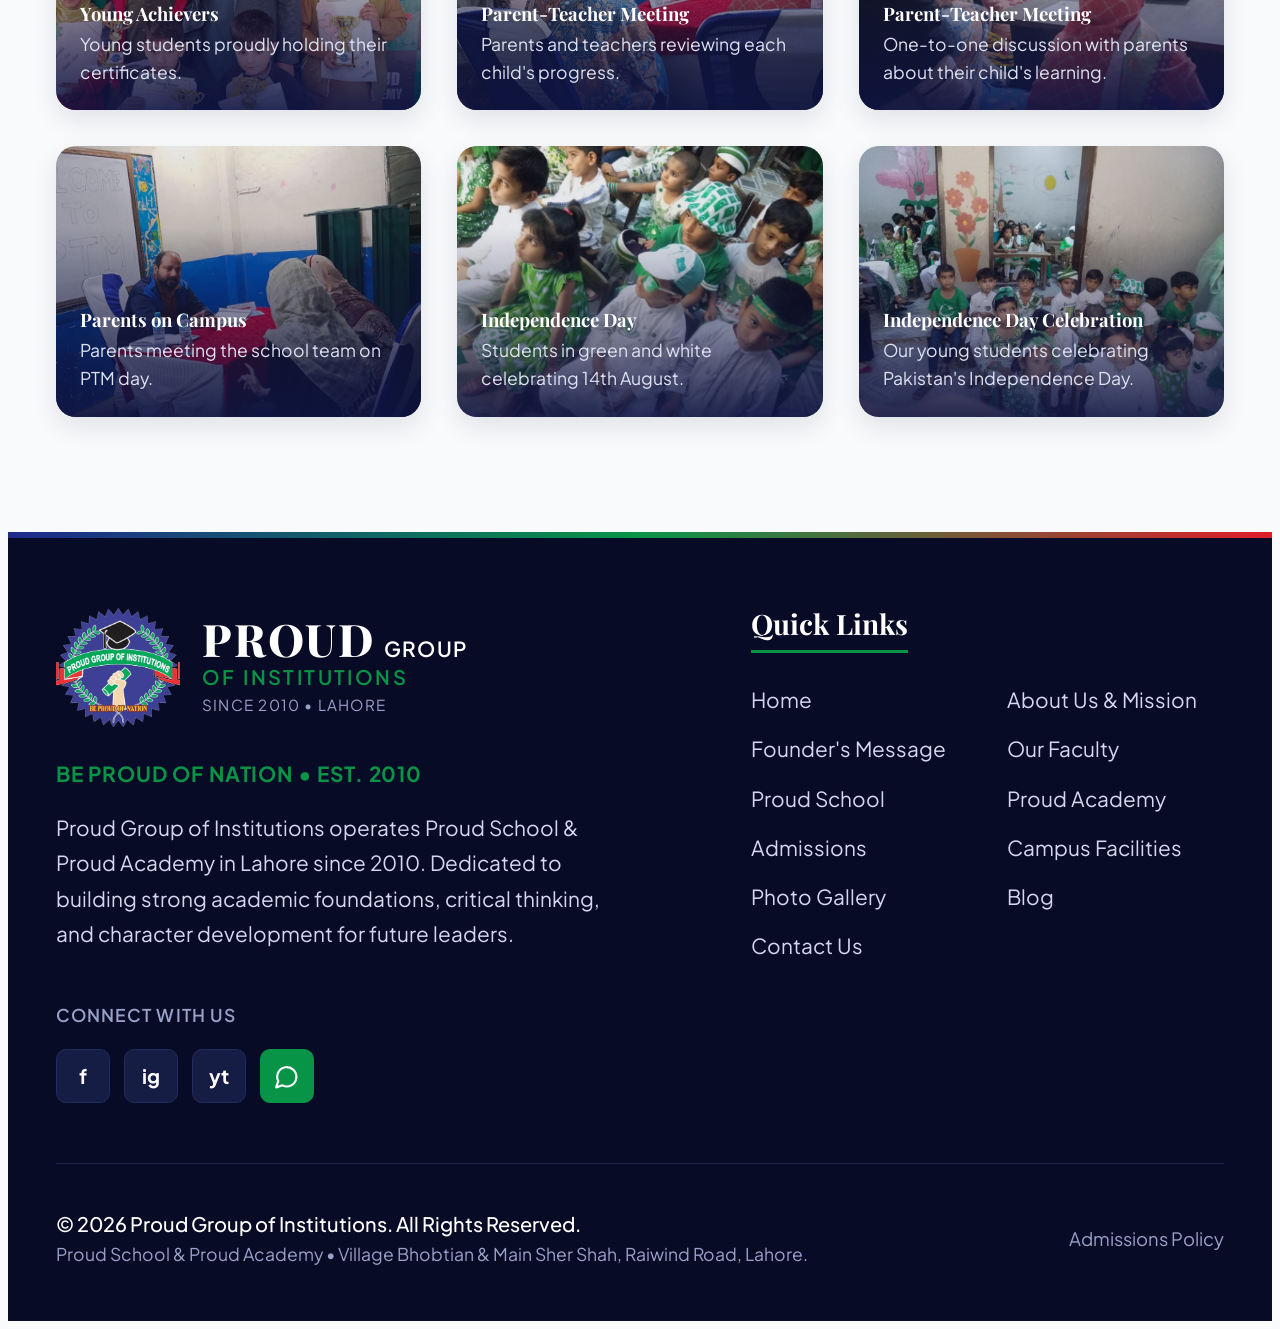
<file: gallery.html>
<!doctype html>
<html lang="en">
<head>
<meta charset="utf-8">
<meta name="viewport" content="width=device-width, initial-scale=1, viewport-fit=cover">
<title>Gallery | Life at Proud School &amp; Academy, Lahore</title>
<meta name="description" content="Photos of classrooms, assemblies, science demonstrations, speech competitions and events at Proud School and Proud Academy, Lahore.">
<link rel="canonical" href="https://proud-school-academy.vercel.app/gallery.html">
<meta property="og:type" content="website">
<meta property="og:site_name" content="Proud School &amp; Academy">
<meta property="og:title" content="Gallery | Life at Proud School &amp; Academy, Lahore">
<meta property="og:description" content="Photos of classrooms, assemblies, science demonstrations, speech competitions and events at Proud School and Proud Academy, Lahore.">
<meta property="og:url" content="https://proud-school-academy.vercel.app/gallery.html">
<meta property="og:image" content="https://proud-school-academy.vercel.app/img/p-school-banner.jpg">
<meta property="og:locale" content="en_PK">
<meta name="twitter:card" content="summary_large_image">
<script type="application/ld+json">{"@context": "https://schema.org", "@graph": [{"@type": "EducationalOrganization", "@id": "https://proud-school-academy.vercel.app/#org", "name": "Proud Group of Institutions", "alternateName": ["Proud School & Academy", "Proud School and Academy"], "url": "https://proud-school-academy.vercel.app/", "logo": "https://proud-school-academy.vercel.app/img/logo.png", "foundingDate": "2010", "slogan": "Be Proud of Nation", "areaServed": {"@type": "City", "name": "Lahore"}, "subOrganization": [{"@id": "https://proud-school-academy.vercel.app/proud-school.html#school"}, {"@id": "https://proud-school-academy.vercel.app/proud-academy.html#academy"}]}, {"@type": "School", "@id": "https://proud-school-academy.vercel.app/proud-school.html#school", "name": "Proud School", "description": "Primary and secondary school on Raiwind Road, Lahore", "url": "https://proud-school-academy.vercel.app/proud-school.html", "telephone": "+923047860046", "address": {"@type": "PostalAddress", "streetAddress": "Village Bhobtian, Raiwind Road", "addressLocality": "Lahore", "addressRegion": "Punjab", "addressCountry": "PK"}, "parentOrganization": {"@id": "https://proud-school-academy.vercel.app/#org"}, "openingHoursSpecification": [{"@type": "OpeningHoursSpecification", "dayOfWeek": ["Monday", "Tuesday", "Wednesday", "Thursday", "Friday", "Saturday"], "opens": "08:00", "closes": "14:00"}]}, {"@type": "EducationalOrganization", "@id": "https://proud-school-academy.vercel.app/proud-academy.html#academy", "name": "Proud Academy", "description": "Matric, FSc and subject coaching academy on Raiwind Road, Lahore", "url": "https://proud-school-academy.vercel.app/proud-academy.html", "telephone": "+923037860046", "address": {"@type": "PostalAddress", "streetAddress": "Main Sher Shah, 100 Feet Road, Raiwind Road", "addressLocality": "Lahore", "addressRegion": "Punjab", "addressCountry": "PK"}, "parentOrganization": {"@id": "https://proud-school-academy.vercel.app/#org"}, "openingHoursSpecification": [{"@type": "OpeningHoursSpecification", "dayOfWeek": ["Monday", "Tuesday", "Wednesday", "Thursday", "Friday", "Saturday"], "opens": "16:00", "closes": "20:00"}]}, {"@type": "WebPage", "@id": "https://proud-school-academy.vercel.app/gallery.html#webpage", "url": "https://proud-school-academy.vercel.app/gallery.html", "name": "Gallery | Life at Proud School & Academy, Lahore", "description": "Photos of classrooms, assemblies, science demonstrations, speech competitions and events at Proud School and Proud Academy, Lahore.", "isPartOf": {"@id": "https://proud-school-academy.vercel.app/#org"}, "inLanguage": "en"}, {"@type": "BreadcrumbList", "itemListElement": [{"@type": "ListItem", "position": 1, "name": "Home", "item": "https://proud-school-academy.vercel.app/"}, {"@type": "ListItem", "position": 2, "name": "Gallery", "item": "https://proud-school-academy.vercel.app/gallery.html"}]}]}</script>
<meta name="claude:viewport-fit-sides" content="cover">
</head>
<body>
<link rel="preconnect" href="https://fonts.googleapis.com"><link rel="preconnect" href="https://fonts.gstatic.com" crossorigin><link rel="stylesheet" href="https://fonts.googleapis.com/css2?family=Playfair+Display:wght@600;700;800&family=Plus+Jakarta+Sans:wght@400;500;600;700;800&family=JetBrains+Mono:wght@400;500;700&family=Amiri:wght@700&display=swap">
<link rel="stylesheet" href="styles.css">

<div class="topbar"><div class="wrap">
  <div class="l"><span><span class="dot"></span>Serving Lahore Since 2010 • Village Bhobtian &amp; Main Sher Shah</span><span class="sep"></span><span class="lgs"><i data-i="sparkles"></i>Learn • Grow • Succeed</span></div>
  <div class="r">
    <span class="line"><span class="lab g">School:</span><a href="tel:+923047860046">+92 304 7860046</a><a class="wa-chip" href="https://wa.me/923047860046" target="_blank" rel="noopener"><i data-i="msg"></i>WA</a></span>
    <span class="mid-dot"></span>
    <span class="line"><span class="lab r">Academy:</span><a href="tel:+923037860046">+92 303 7860046</a><a class="wa-chip" href="https://wa.me/923037860046" target="_blank" rel="noopener"><i data-i="msg"></i>WA</a></span>
  </div>
</div></div>
<header class="nav" id="nav"><div class="wrap">
  <a class="brand" href="index.html" aria-label="Proud Group of Institutions home"><img src="img/logo.png" alt="Proud Group of Institutions crest"><div><div class="t1">PROUD<span class="grp">GROUP</span></div><div class="t2">Of Institutions</div><div class="t3">Since 2010 • Lahore</div></div></a>
  <nav class="menu" id="menu" aria-label="Main">
    <a href="index.html">Home</a>
    <span class="dd"><a href="about.html">About Us <i data-i="chevDown"></i></a><span class="dd-panel"><a href="about.html">About Proud</a><a href="founder.html">Founder's Message</a><a href="faculty.html">Our Faculty</a></span></span>
    <span class="dd"><a href="proud-school.html">Academics <i data-i="chevDown"></i></a><span class="dd-panel"><a href="proud-school.html">Proud School — Primary &amp; Secondary</a><a href="proud-academy.html">Proud Academy — Coaching &amp; Exam Prep</a></span></span>
    <a href="admissions.html">Admissions</a>
    <a href="facilities.html">Facilities</a>
    <a href="gallery.html" class="active">Gallery</a>
    <a href="blog.html">Blog</a>
    <a href="contact.html">Contact Us</a>
  </nav>
  <a class="btn btn-green btn-upper nav-cta" href="admissions.html"><i data-i="calCheck"></i>Admission Inquiry</a>
  <button class="burger" id="burger" aria-label="Open menu" aria-expanded="false"><i data-i="menu"></i></button>
</div></header>
<main id="top"><section class="phero " style="padding:0"><div class="bg" style="background-image:url(img/p-independence-day-2.jpg)"></div><div class="wrap">
  <span class="pill "><i data-i="images"></i>Campus Moments &amp; Milestones</span>
  <h1>Life at Proud</h1><p class="sub ">A Glimpse into Our Educational Environment, Students and Campus Life</p><span class="rule gbr"></span>
</div></section>
<section class="gal" style="border:0"><div class="wrap">
  <div class="gtabs" id="gtabs"><button aria-pressed="true" data-f="all">All</button><button aria-pressed="false" data-f="campus">Campus</button><button aria-pressed="false" data-f="students">Students</button><button aria-pressed="false" data-f="classes">Classes</button><button aria-pressed="false" data-f="activities">Activities</button><button aria-pressed="false" data-f="events">Events</button></div>
  <div class="gal-grid full" id="gallery-grid"><article class="gcard" data-cat="campus" style="background-image:url(img/p-founder-office.jpg)"><div class="cap"><h3>Our Founder</h3><p>Chaudhry Muhammad Ashraf</p></div></article><article class="gcard" data-cat="students" style="background-image:url(img/p-morning-assembly.jpg)"><div class="cap"><h3>Morning Assembly</h3><p>Students lined up for the morning assembly on a winter day.</p></div></article><article class="gcard" data-cat="campus" style="background-image:url(img/p-school-banner.jpg)"><div class="cap"><h3>Proud School Campus</h3><p>Our students at the Proud School campus, Village Bhobtian.</p></div></article><article class="gcard" data-cat="campus" style="background-image:url(img/p-academy-event.jpg)"><div class="cap"><h3>Proud Academy Campus</h3><p>A gathering at Proud Academy, Main Sher Shah.</p></div></article><article class="gcard" data-cat="classes" style="background-image:url(img/p-young-class.jpg)"><div class="cap"><h3>Young Learners in Class</h3><p>Our youngest students in their classroom.</p></div></article><article class="gcard" data-cat="classes" style="background-image:url(img/p-science-project.jpg)"><div class="cap"><h3>Science Project Exhibition</h3><p>Students presenting their own science projects.</p></div></article><article class="gcard" data-cat="classes" style="background-image:url(img/p-study-visit.jpg)"><div class="cap"><h3>Educational Study Visit</h3><p>Students on an educational visit.</p></div></article><article class="gcard" data-cat="classes" style="background-image:url(img/p-study-visit-2.jpg)"><div class="cap"><h3>Learning Beyond the Classroom</h3><p>Students exploring and learning together on a study visit.</p></div></article><article class="gcard" data-cat="students" style="background-image:url(img/p-students-boys.jpg)"><div class="cap"><h3>Our Proud Students</h3><p>Students dressed smartly for a special school day.</p></div></article><article class="gcard" data-cat="students" style="background-image:url(img/p-students-group.jpg)"><div class="cap"><h3>Students Together</h3><p>A group photo of our students on campus.</p></div></article><article class="gcard" data-cat="students" style="background-image:url(img/p-we-are-proudian.jpg)"><div class="cap"><h3>We Are Proudian</h3><p>Young Proudians enjoying a fun activity day.</p></div></article><article class="gcard" data-cat="activities" style="background-image:url(img/p-apple-activity.jpg)"><div class="cap"><h3>Fun Learning Activity</h3><p>Little ones learning with colourful apple cut-outs.</p></div></article><article class="gcard" data-cat="activities" style="background-image:url(img/p-culture-day.jpg)"><div class="cap"><h3>Colourful Activity Day</h3><p>Girls in bright outfits at a school activity day.</p></div></article><article class="gcard" data-cat="activities" style="background-image:url(img/p-spring-day.jpg)"><div class="cap"><h3>Flower Day Celebration</h3><p>Students in flower crowns celebrating together.</p></div></article><article class="gcard" data-cat="activities" style="background-image:url(img/p-bonfire-night.jpg)"><div class="cap"><h3>Bonfire Night</h3><p>An evening of games and fun around the bonfire.</p></div></article><article class="gcard" data-cat="activities" style="background-image:url(img/p-bonfire-night-2.jpg)"><div class="cap"><h3>Evening Fun Gathering</h3><p>Students and families enjoying the evening program.</p></div></article><article class="gcard" data-cat="activities" style="background-image:url(img/p-sports-team.jpg)"><div class="cap"><h3>Sports &amp; Team Spirit</h3><p>Our team celebrating a tournament win with their trophy.</p></div></article><article class="gcard" data-cat="events" style="background-image:url(img/p-sports-trophies.jpg)"><div class="cap"><h3>Sports Prize Ceremony</h3><p>Trophies ready for our sports prize ceremony.</p></div></article><article class="gcard" data-cat="events" style="background-image:url(img/p-prize-trophy.jpg)"><div class="cap"><h3>Prize Distribution</h3><p>A student receiving his trophy.</p></div></article><article class="gcard" data-cat="events" style="background-image:url(img/p-prize-2.jpg)"><div class="cap"><h3>Annual Prize Distribution</h3><p>Celebrating student achievements with prizes and certificates.</p></div></article><article class="gcard" data-cat="events" style="background-image:url(img/p-prize-3.jpg)"><div class="cap"><h3>Award Ceremony</h3><p>Recognising our students&#39; hard work and success.</p></div></article><article class="gcard" data-cat="events" style="background-image:url(img/p-prize-4.jpg)"><div class="cap"><h3>Young Achievers</h3><p>Young students proudly holding their certificates.</p></div></article><article class="gcard" data-cat="events" style="background-image:url(img/p-ptm-1.jpg)"><div class="cap"><h3>Parent-Teacher Meeting</h3><p>Parents and teachers reviewing each child&#39;s progress.</p></div></article><article class="gcard" data-cat="events" style="background-image:url(img/p-ptm-2.jpg)"><div class="cap"><h3>Parent-Teacher Meeting</h3><p>One-to-one discussion with parents about their child&#39;s learning.</p></div></article><article class="gcard" data-cat="events" style="background-image:url(img/p-ptm-3.jpg)"><div class="cap"><h3>Parents on Campus</h3><p>Parents meeting the school team on PTM day.</p></div></article><article class="gcard" data-cat="events" style="background-image:url(img/p-independence-day.jpg)"><div class="cap"><h3>Independence Day</h3><p>Students in green and white celebrating 14th August.</p></div></article><article class="gcard" data-cat="events" style="background-image:url(img/p-independence-day-2.jpg)"><div class="cap"><h3>Independence Day Celebration</h3><p>Our young students celebrating Pakistan&#39;s Independence Day.</p></div></article></div></div></section></main>

<footer><div class="wrap">
  <div class="grid">
    <div>
      <div class="fbrand"><img src="img/logo.png" alt=""><div><div class="t1">PROUD<span class="grp">GROUP</span></div><div class="t2">Of Institutions</div><div class="t3">Since 2010 • Lahore</div></div></div>
      <div class="motto">Be Proud of Nation • Est. 2010</div>
      <p class="fabout">Proud Group of Institutions operates Proud School &amp; Proud Academy in Lahore since 2010. Dedicated to building strong academic foundations, critical thinking, and character development for future leaders.</p>
      <div class="connect"><b>Connect With Us</b><div class="socials"><a href="#" aria-label="Facebook">f</a><a href="#" aria-label="Instagram">ig</a><a href="#" aria-label="YouTube">yt</a><a class="wa" href="https://wa.me/923047860046" target="_blank" rel="noopener" aria-label="WhatsApp"><i data-i="msg"></i></a></div></div>
    </div>
    <div><h4>Quick Links</h4><ul class="qlinks">
      <li><a href="index.html">Home</a></li><li><a href="about.html">About Us &amp; Mission</a></li><li><a href="founder.html">Founder's Message</a></li><li><a href="faculty.html">Our Faculty</a></li><li><a href="proud-school.html">Proud School</a></li><li><a href="proud-academy.html">Proud Academy</a></li><li><a href="admissions.html">Admissions</a></li><li><a href="facilities.html">Campus Facilities</a></li><li><a href="gallery.html">Photo Gallery</a></li><li><a href="blog.html">Blog</a></li><li><a href="contact.html">Contact Us</a></li></ul></div>
  </div>
  <div class="fbot"><div><b>© 2026 Proud Group of Institutions. All Rights Reserved.</b><p>Proud School &amp; Proud Academy • Village Bhobtian &amp; Main Sher Shah, Raiwind Road, Lahore.</p></div><div class="pol"><a href="admissions.html">Admissions Policy</a></div></div>
</div></footer>

<script>window.PAGE={};</script>
<script src="site.js"></script>
</body>
</html>
</file>
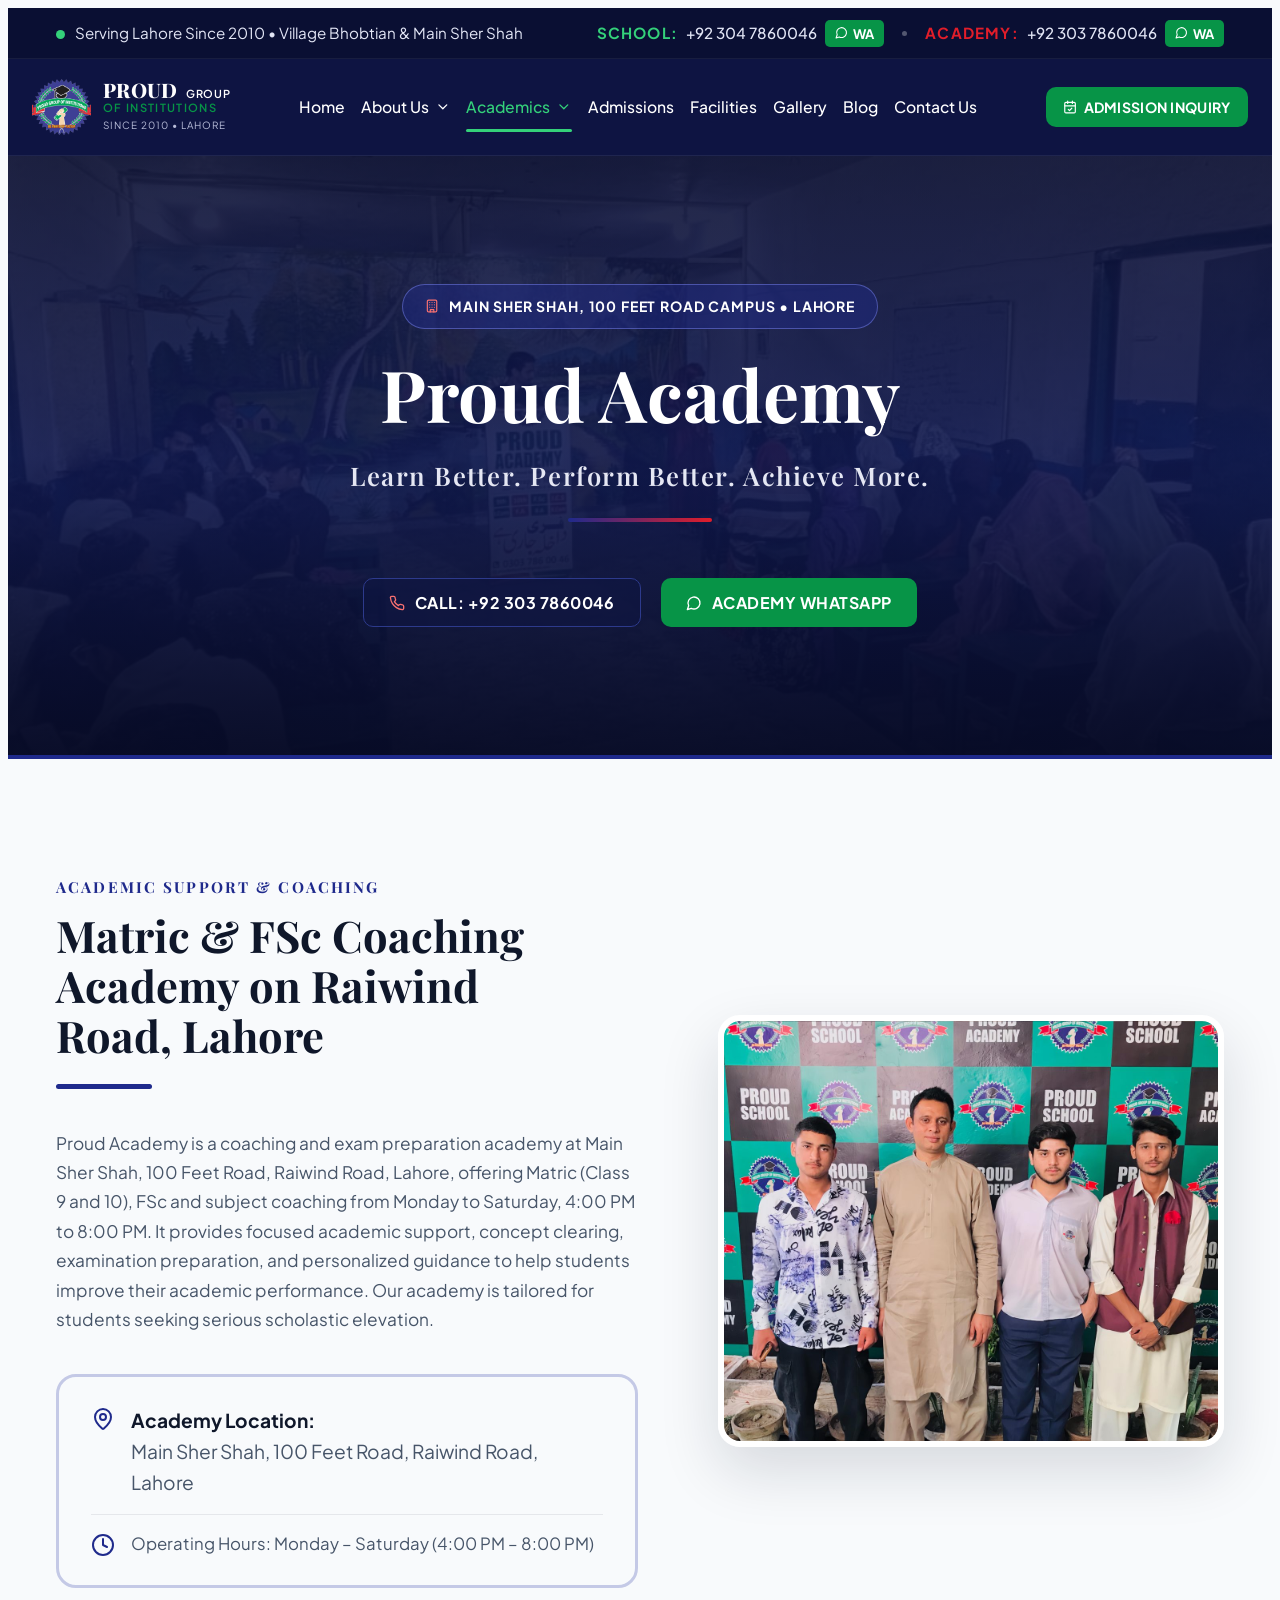
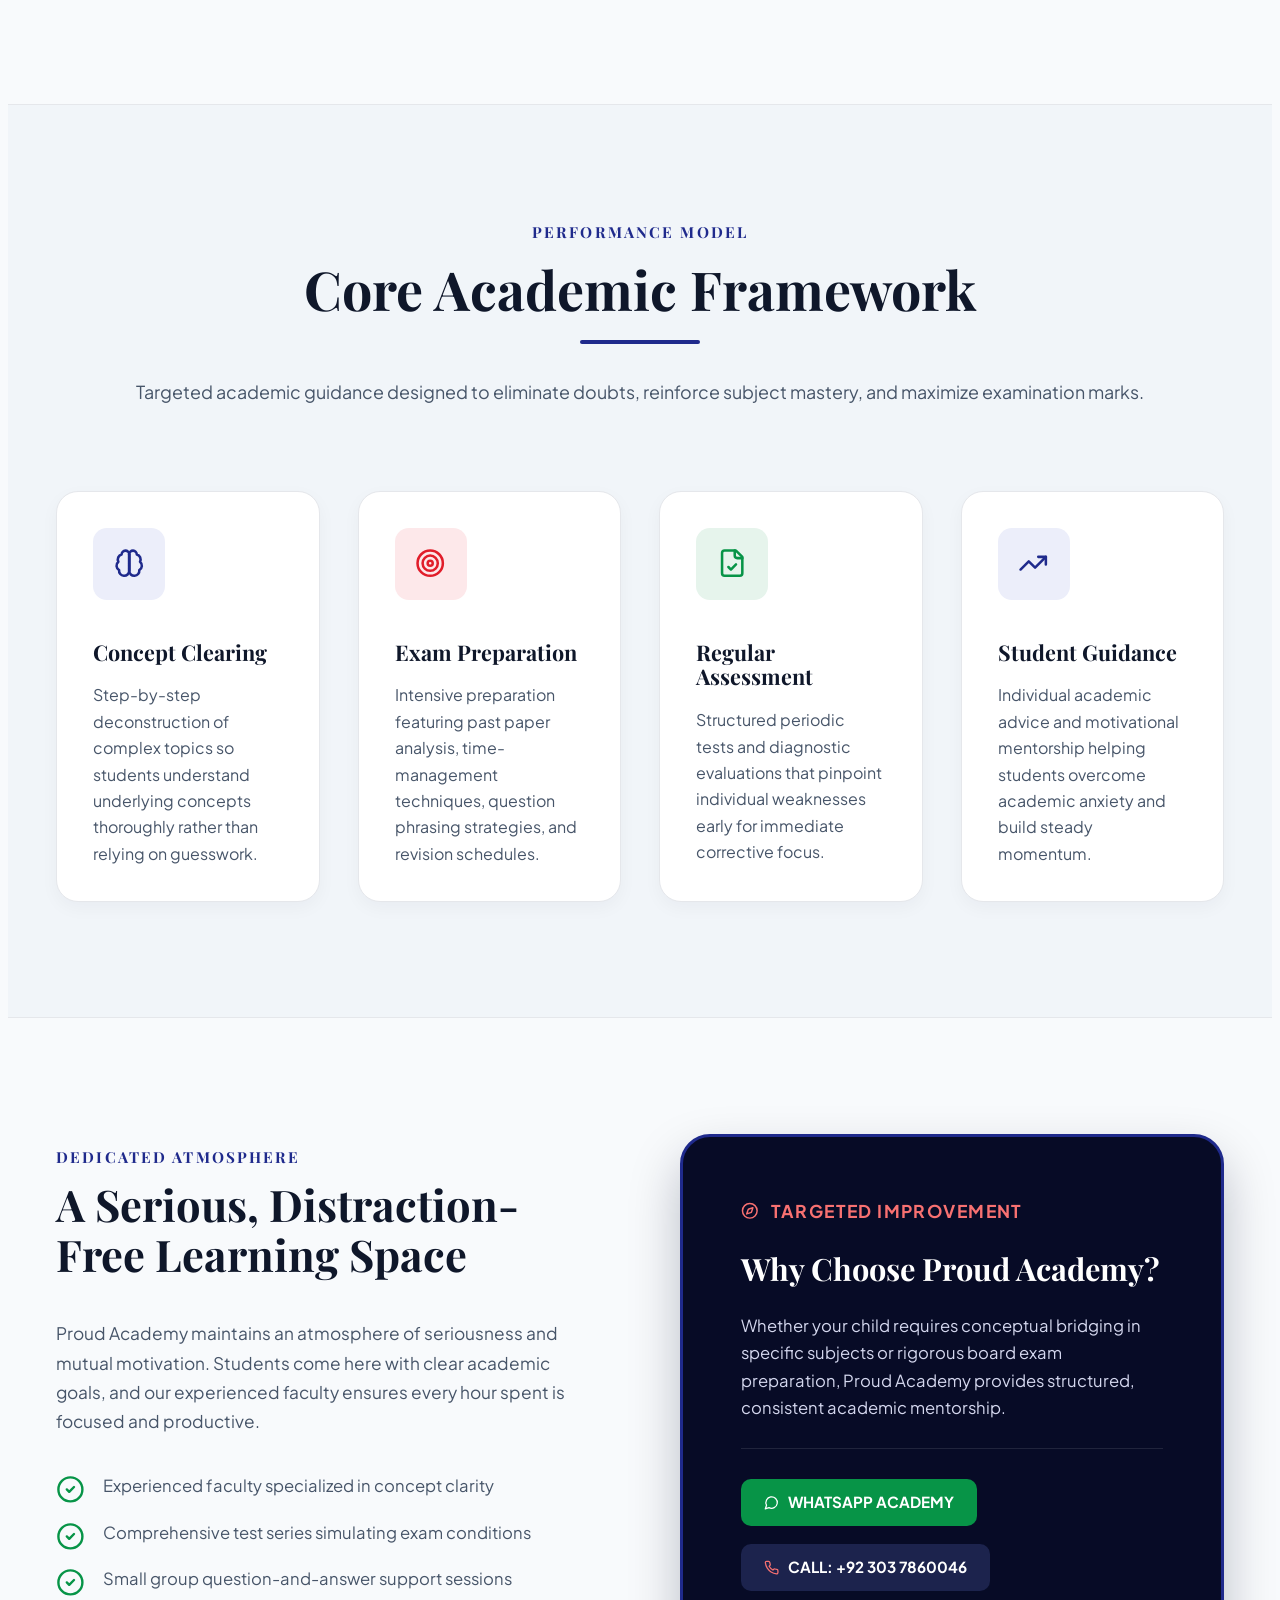
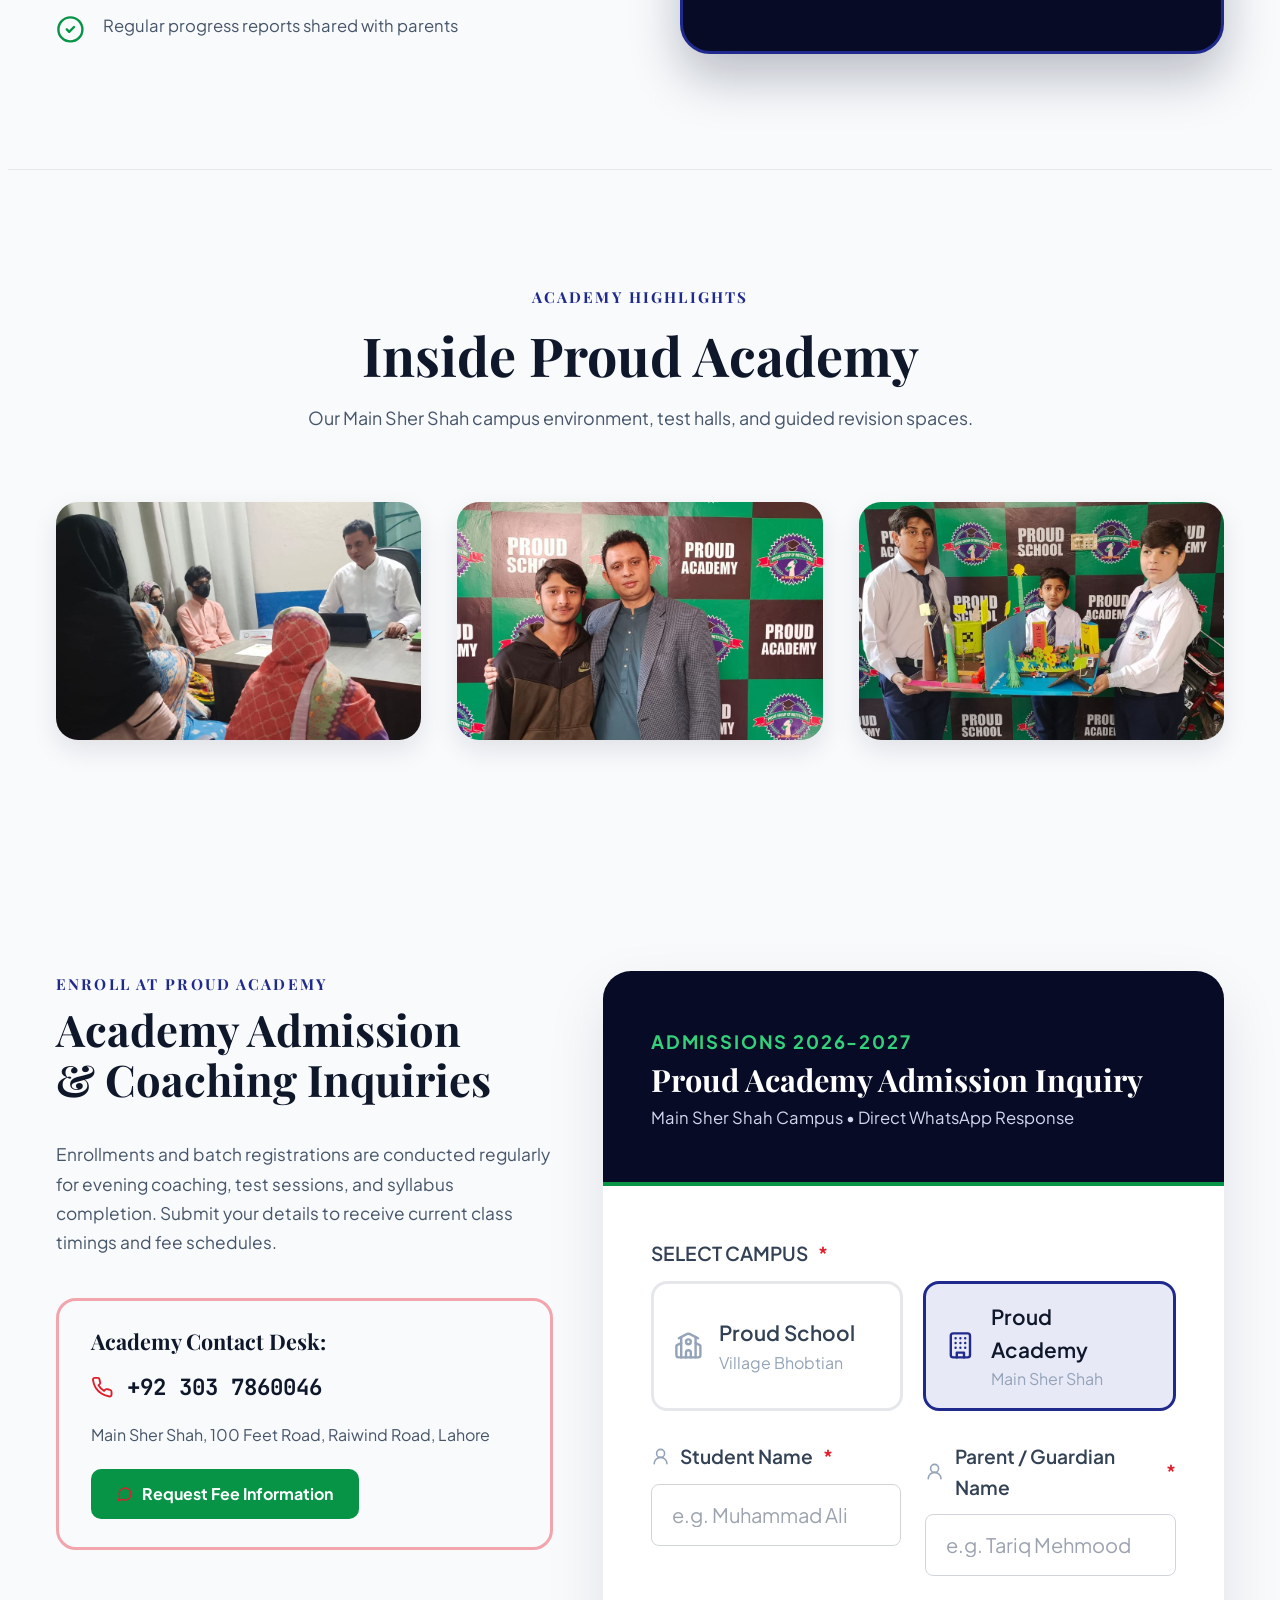
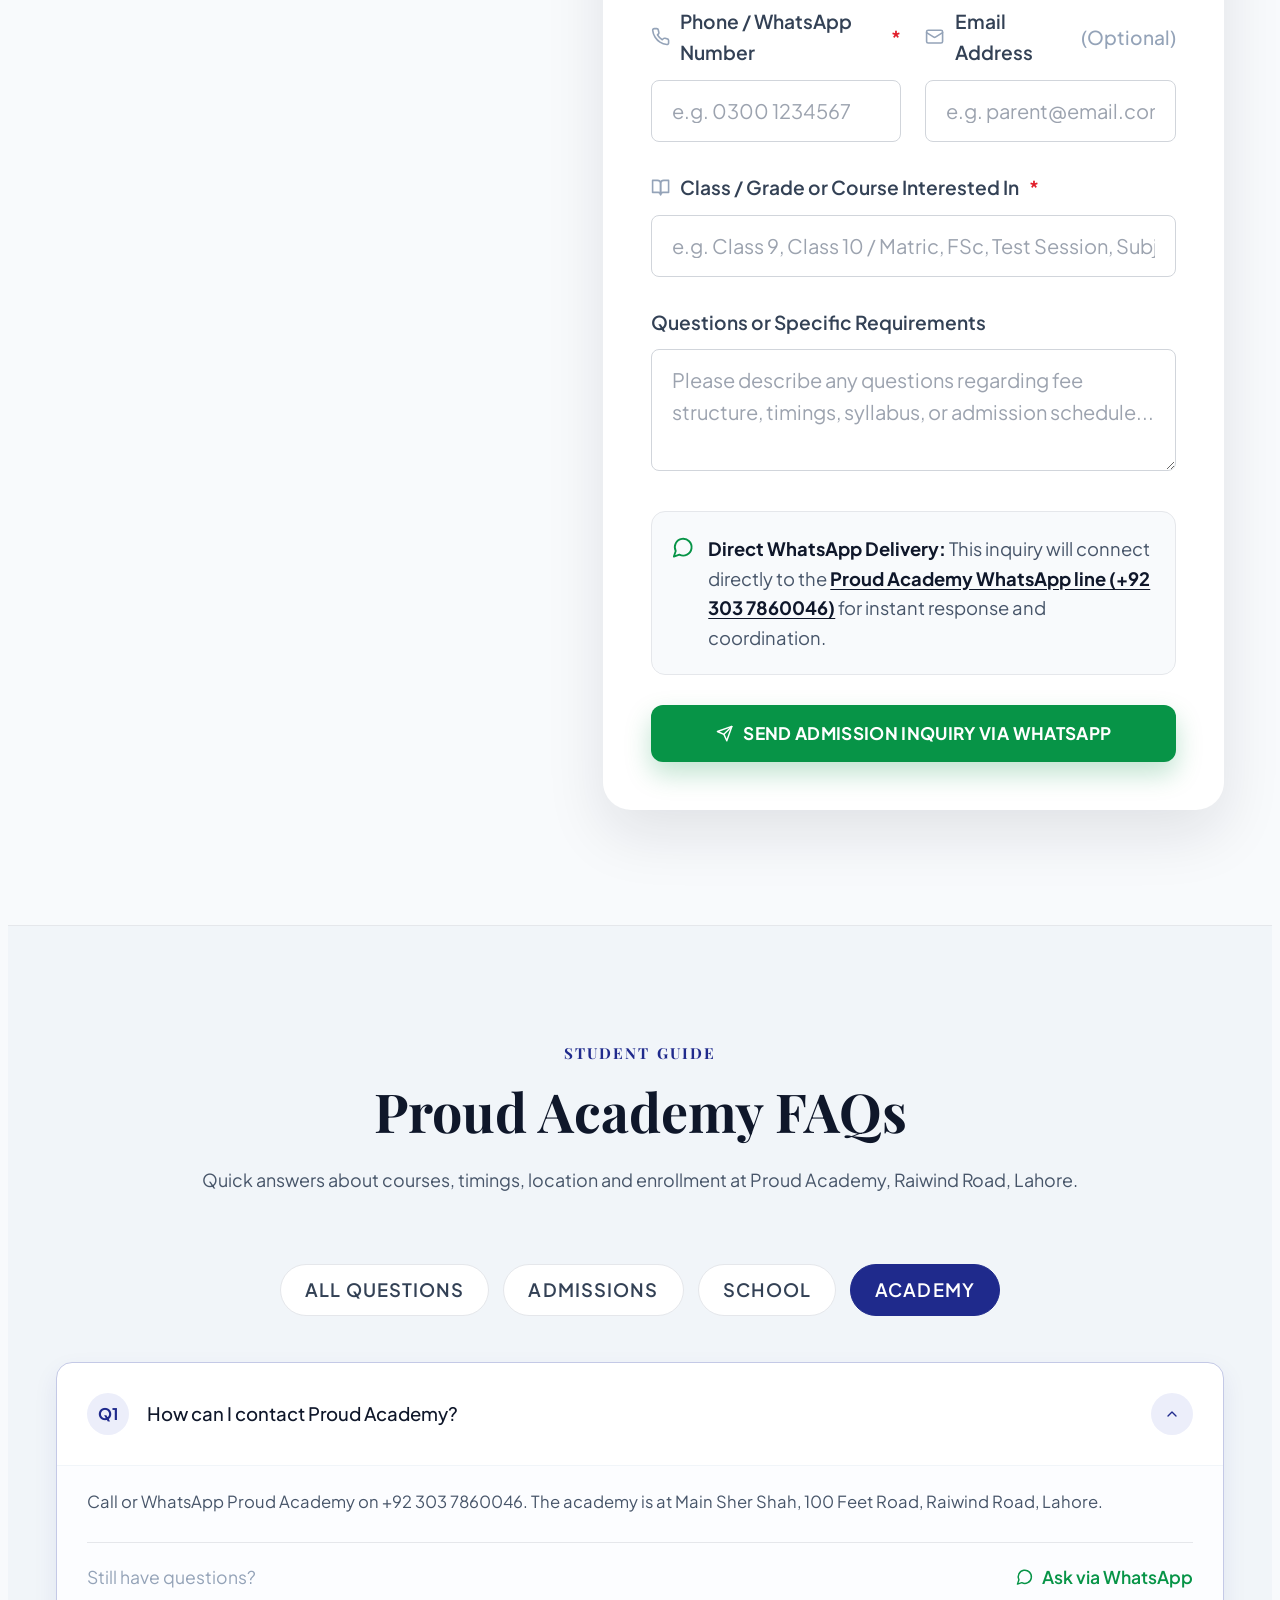
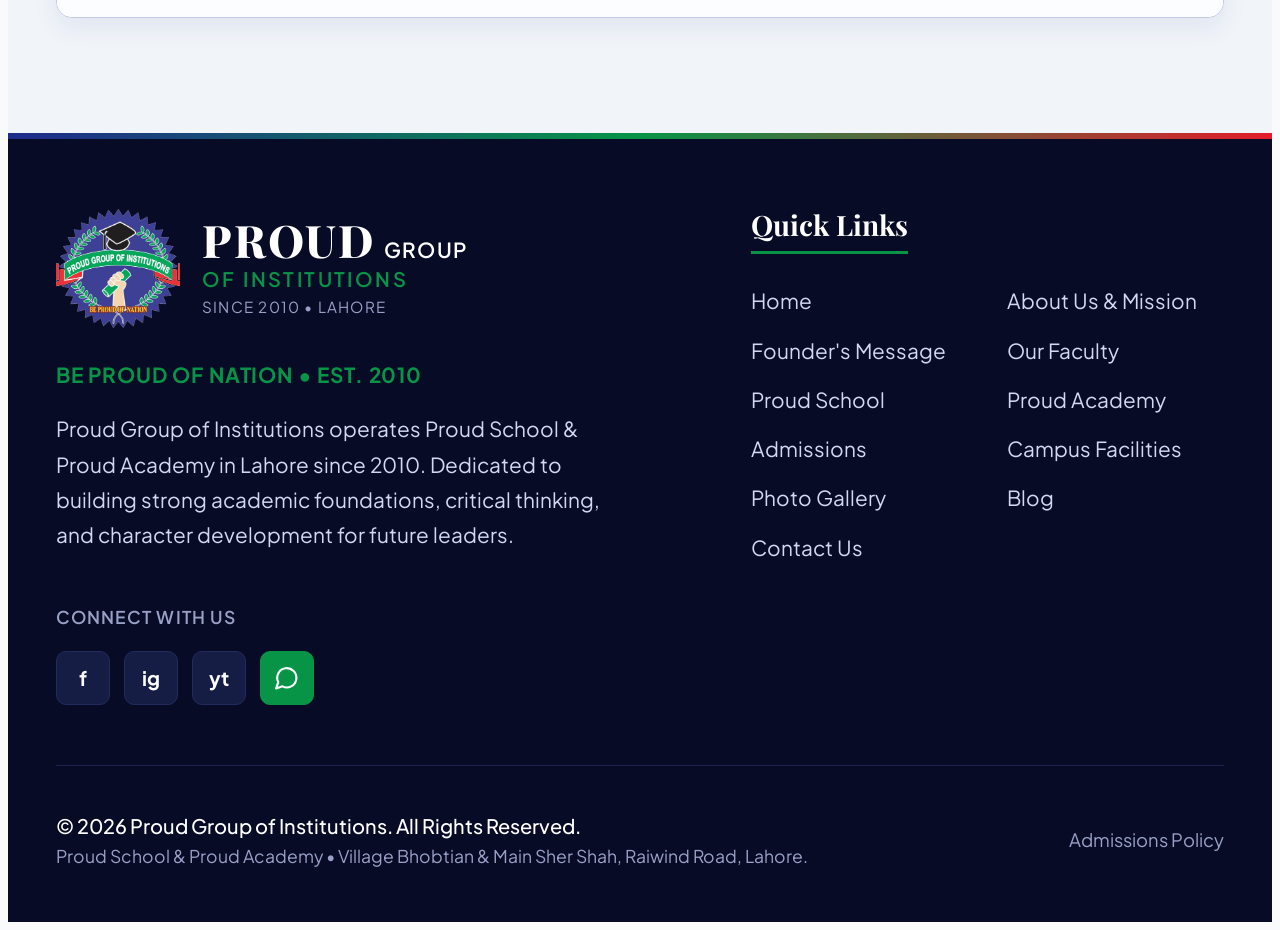
<file: proud-academy.html>
<!doctype html>
<html lang="en">
<head>
<meta charset="utf-8">
<meta name="viewport" content="width=device-width, initial-scale=1, viewport-fit=cover">
<title>Proud Academy | Matric &amp; FSc Coaching Academy on Raiwind Road, Lahore</title>
<meta name="description" content="Proud Academy, Main Sher Shah, Raiwind Road, Lahore: Matric (9th &amp; 10th), FSc and subject coaching with tests and board exam preparation. Mon–Sat 4 PM–8 PM.">
<link rel="canonical" href="https://proud-school-academy.vercel.app/proud-academy.html">
<meta property="og:type" content="website">
<meta property="og:site_name" content="Proud School &amp; Academy">
<meta property="og:title" content="Proud Academy | Matric &amp; FSc Coaching Academy on Raiwind Road, Lahore">
<meta property="og:description" content="Proud Academy, Main Sher Shah, Raiwind Road, Lahore: Matric (9th &amp; 10th), FSc and subject coaching with tests and board exam preparation. Mon–Sat 4 PM–8 PM.">
<meta property="og:url" content="https://proud-school-academy.vercel.app/proud-academy.html">
<meta property="og:image" content="https://proud-school-academy.vercel.app/img/p-school-banner.jpg">
<meta property="og:locale" content="en_PK">
<meta name="twitter:card" content="summary_large_image">
<script type="application/ld+json">{"@context": "https://schema.org", "@graph": [{"@type": "EducationalOrganization", "@id": "https://proud-school-academy.vercel.app/#org", "name": "Proud Group of Institutions", "alternateName": ["Proud School & Academy", "Proud School and Academy"], "url": "https://proud-school-academy.vercel.app/", "logo": "https://proud-school-academy.vercel.app/img/logo.png", "foundingDate": "2010", "slogan": "Be Proud of Nation", "areaServed": {"@type": "City", "name": "Lahore"}, "subOrganization": [{"@id": "https://proud-school-academy.vercel.app/proud-school.html#school"}, {"@id": "https://proud-school-academy.vercel.app/proud-academy.html#academy"}]}, {"@type": "School", "@id": "https://proud-school-academy.vercel.app/proud-school.html#school", "name": "Proud School", "description": "Primary and secondary school on Raiwind Road, Lahore", "url": "https://proud-school-academy.vercel.app/proud-school.html", "telephone": "+923047860046", "address": {"@type": "PostalAddress", "streetAddress": "Village Bhobtian, Raiwind Road", "addressLocality": "Lahore", "addressRegion": "Punjab", "addressCountry": "PK"}, "parentOrganization": {"@id": "https://proud-school-academy.vercel.app/#org"}, "openingHoursSpecification": [{"@type": "OpeningHoursSpecification", "dayOfWeek": ["Monday", "Tuesday", "Wednesday", "Thursday", "Friday", "Saturday"], "opens": "08:00", "closes": "14:00"}]}, {"@type": "EducationalOrganization", "@id": "https://proud-school-academy.vercel.app/proud-academy.html#academy", "name": "Proud Academy", "description": "Matric, FSc and subject coaching academy on Raiwind Road, Lahore", "url": "https://proud-school-academy.vercel.app/proud-academy.html", "telephone": "+923037860046", "address": {"@type": "PostalAddress", "streetAddress": "Main Sher Shah, 100 Feet Road, Raiwind Road", "addressLocality": "Lahore", "addressRegion": "Punjab", "addressCountry": "PK"}, "parentOrganization": {"@id": "https://proud-school-academy.vercel.app/#org"}, "openingHoursSpecification": [{"@type": "OpeningHoursSpecification", "dayOfWeek": ["Monday", "Tuesday", "Wednesday", "Thursday", "Friday", "Saturday"], "opens": "16:00", "closes": "20:00"}]}, {"@type": "WebPage", "@id": "https://proud-school-academy.vercel.app/proud-academy.html#webpage", "url": "https://proud-school-academy.vercel.app/proud-academy.html", "name": "Proud Academy | Matric & FSc Coaching Academy on Raiwind Road, Lahore", "description": "Proud Academy, Main Sher Shah, Raiwind Road, Lahore: Matric (9th & 10th), FSc and subject coaching with tests and board exam preparation. Mon–Sat 4 PM–8 PM.", "isPartOf": {"@id": "https://proud-school-academy.vercel.app/#org"}, "inLanguage": "en"}, {"@type": "BreadcrumbList", "itemListElement": [{"@type": "ListItem", "position": 1, "name": "Home", "item": "https://proud-school-academy.vercel.app/"}, {"@type": "ListItem", "position": 2, "name": "Proud Academy", "item": "https://proud-school-academy.vercel.app/proud-academy.html"}]}, {"@type": "FAQPage", "mainEntity": [{"@type": "Question", "name": "Which classes or programs are offered?", "acceptedAnswer": {"@type": "Answer", "text": "Proud School offers primary and secondary schooling at Village Bhobtian, Raiwind Road. Proud Academy offers coaching and exam preparation, including Matric and FSc, at Main Sher Shah, 100 Feet Road. Please contact the relevant campus to confirm seats in a specific class or program."}}, {"@type": "Question", "name": "How can I apply for admission?", "acceptedAnswer": {"@type": "Answer", "text": "Start by calling or sending a WhatsApp message to the relevant campus (+92 304 7860046 for Proud School, +92 303 7860046 for Proud Academy), or send the admission inquiry form on this website. The campus team will guide you on the next steps and a campus visit."}}, {"@type": "Question", "name": "What documents are required for admission?", "acceptedAnswer": {"@type": "Answer", "text": "For Proud School, parents are typically asked for the student's Birth Certificate or B-Form copy, a parent or guardian CNIC copy, recent passport size photographs and the previous school report card or leaving certificate (if applicable). Proud Academy typically asks for a registration form, parent contact details, subject and batch preferences, and a copy of current class enrollment or the last marks sheet. Please confirm the exact list with the campus."}}, {"@type": "Question", "name": "How can I obtain the fee structure?", "acceptedAnswer": {"@type": "Answer", "text": "Fees are not published on the website. Fee details depend on the class or program and are shared directly by each campus. Call or WhatsApp Proud School (+92 304 7860046) or Proud Academy (+92 303 7860046) to request fee information."}}, {"@type": "Question", "name": "How can I contact Proud School?", "acceptedAnswer": {"@type": "Answer", "text": "Call or WhatsApp Proud School on +92 304 7860046. The campus is at Village Bhobtian, Raiwind Road, Lahore."}}, {"@type": "Question", "name": "How can I contact Proud Academy?", "acceptedAnswer": {"@type": "Answer", "text": "Call or WhatsApp Proud Academy on +92 303 7860046. The academy is at Main Sher Shah, 100 Feet Road, Raiwind Road, Lahore."}}, {"@type": "Question", "name": "What are the campus timings?", "acceptedAnswer": {"@type": "Answer", "text": "Proud School: Monday to Saturday, 8:00 AM to 2:00 PM. Proud Academy: Monday to Saturday, 4:00 PM to 8:00 PM."}}, {"@type": "Question", "name": "How can I arrange a campus visit?", "acceptedAnswer": {"@type": "Answer", "text": "Call or send a WhatsApp message to the campus you want to visit, and the team will suggest a suitable time during campus hours. Directions to both campuses are on the Contact page."}}]}]}</script>
<meta name="claude:viewport-fit-sides" content="cover">
</head>
<body>
<link rel="preconnect" href="https://fonts.googleapis.com"><link rel="preconnect" href="https://fonts.gstatic.com" crossorigin><link rel="stylesheet" href="https://fonts.googleapis.com/css2?family=Playfair+Display:wght@600;700;800&family=Plus+Jakarta+Sans:wght@400;500;600;700;800&family=JetBrains+Mono:wght@400;500;700&family=Amiri:wght@700&display=swap">
<link rel="stylesheet" href="styles.css">

<div class="topbar"><div class="wrap">
  <div class="l"><span><span class="dot"></span>Serving Lahore Since 2010 • Village Bhobtian &amp; Main Sher Shah</span><span class="sep"></span><span class="lgs"><i data-i="sparkles"></i>Learn • Grow • Succeed</span></div>
  <div class="r">
    <span class="line"><span class="lab g">School:</span><a href="tel:+923047860046">+92 304 7860046</a><a class="wa-chip" href="https://wa.me/923047860046" target="_blank" rel="noopener"><i data-i="msg"></i>WA</a></span>
    <span class="mid-dot"></span>
    <span class="line"><span class="lab r">Academy:</span><a href="tel:+923037860046">+92 303 7860046</a><a class="wa-chip" href="https://wa.me/923037860046" target="_blank" rel="noopener"><i data-i="msg"></i>WA</a></span>
  </div>
</div></div>
<header class="nav" id="nav"><div class="wrap">
  <a class="brand" href="index.html" aria-label="Proud Group of Institutions home"><img src="img/logo.png" alt="Proud Group of Institutions crest"><div><div class="t1">PROUD<span class="grp">GROUP</span></div><div class="t2">Of Institutions</div><div class="t3">Since 2010 • Lahore</div></div></a>
  <nav class="menu" id="menu" aria-label="Main">
    <a href="index.html">Home</a>
    <span class="dd"><a href="about.html">About Us <i data-i="chevDown"></i></a><span class="dd-panel"><a href="about.html">About Proud</a><a href="founder.html">Founder's Message</a><a href="faculty.html">Our Faculty</a></span></span>
    <span class="dd"><a href="proud-school.html" class="active">Academics <i data-i="chevDown"></i></a><span class="dd-panel"><a href="proud-school.html">Proud School — Primary &amp; Secondary</a><a href="proud-academy.html">Proud Academy — Coaching &amp; Exam Prep</a></span></span>
    <a href="admissions.html">Admissions</a>
    <a href="facilities.html">Facilities</a>
    <a href="gallery.html">Gallery</a>
    <a href="blog.html">Blog</a>
    <a href="contact.html">Contact Us</a>
  </nav>
  <a class="btn btn-green btn-upper nav-cta" href="admissions.html"><i data-i="calCheck"></i>Admission Inquiry</a>
  <button class="burger" id="burger" aria-label="Open menu" aria-expanded="false"><i data-i="menu"></i></button>
</div></header>
<main id="top"><section class="phero " style="padding:0"><div class="bg" style="background-image:url(img/p-academy-event.jpg)"></div><div class="wrap">
  <span class="pill ink"><i data-i="building"></i>Main Sher Shah, 100 Feet Road Campus • Lahore</span>
  <h1>Proud Academy</h1><p class="sub ">Learn Better. Perform Better. Achieve More.</p><span class="rule br"></span><div class="btns"><a class="btn btn-ghost r" href="tel:+923037860046"><i data-i="phone"></i>Call: +92 303 7860046</a><a class="btn btn-green" href="https://wa.me/923037860046" target="_blank" rel="noopener"><i data-i="msg"></i>Academy WhatsApp</a></div>
</div></section>
<section class="band"><div class="wrap"><div class="split">
  <div><span class="eyebrow">Academic Support &amp; Coaching</span><h2>Matric &amp; FSc Coaching Academy on Raiwind Road, Lahore</h2><div class="bar b"></div>
    <p class="txt">Proud Academy is a coaching and exam preparation academy at Main Sher Shah, 100 Feet Road, Raiwind Road, Lahore, offering Matric (Class 9 and 10), FSc and subject coaching from Monday to Saturday, 4:00 PM to 8:00 PM. It provides focused academic support, concept clearing, examination preparation, and personalized guidance to help students improve their academic performance. Our academy is tailored for students seeking serious scholastic elevation.</p>
    <div class="infobox b"><div class="row"><i data-i="pin"></i><div><b>Academy Location:</b>Main Sher Shah, 100 Feet Road, Raiwind Road, Lahore</div></div><div class="row"><i data-i="clock"></i><span>Operating Hours: Monday – Saturday (4:00 PM – 8:00 PM)</span></div></div></div>
  <div class="ph-card tall" style="background-image:url(img/p-academy-team.jpg)"></div>
</div></div></section>
<section class="band-2"><div class="wrap">
  <div class="sec-head"><span class="eyebrow">Performance Model</span><h2>Core Academic Framework</h2><span class="rule solid" style="background:var(--blue)"></span><p class="lead">Targeted academic guidance designed to eliminate doubts, reinforce subject mastery, and maximize examination marks.</p></div>
  <div class="grid4"><article class="vcard"><span class="ic b"><i data-i="brain"></i></span><h3>Concept Clearing</h3><p>Step-by-step deconstruction of complex topics so students understand underlying concepts thoroughly rather than relying on guesswork.</p></article><article class="vcard"><span class="ic r"><i data-i="target"></i></span><h3>Exam Preparation</h3><p>Intensive preparation featuring past paper analysis, time-management techniques, question phrasing strategies, and revision schedules.</p></article><article class="vcard"><span class="ic g"><i data-i="fileCheck"></i></span><h3>Regular Assessment</h3><p>Structured periodic tests and diagnostic evaluations that pinpoint individual weaknesses early for immediate corrective focus.</p></article><article class="vcard"><span class="ic b"><i data-i="trendUp"></i></span><h3>Student Guidance</h3><p>Individual academic advice and motivational mentorship helping students overcome academic anxiety and build steady momentum.</p></article></div>
</div></section>
<section class="band"><div class="wrap"><div class="split even">
  <div><span class="eyebrow">Dedicated Atmosphere</span><h2>A Serious, Distraction-Free Learning Space</h2>
    <p class="txt">Proud Academy maintains an atmosphere of seriousness and mutual motivation. Students come here with clear academic goals, and our experienced faculty ensures every hour spent is focused and productive.</p>
    <ul class="dl" style="gap:16px"><li><i data-i="checkC"></i><span>Experienced faculty specialized in concept clarity</span></li><li><i data-i="checkC"></i><span>Comprehensive test series simulating exam conditions</span></li><li><i data-i="checkC"></i><span>Small group question-and-answer support sessions</span></li><li><i data-i="checkC"></i><span>Regular progress reports shared with parents</span></li></ul></div>
  <div class="darkcard"><div class="k f r"><i data-i="compass"></i>Targeted Improvement</div><h3>Why Choose Proud Academy?</h3>
    <p>Whether your child requires conceptual bridging in specific subjects or rigorous board exam preparation, Proud Academy provides structured, consistent academic mentorship.</p>
    <div class="acts"><a class="btn btn-green" href="https://wa.me/923037860046" target="_blank" rel="noopener"><i data-i="msg"></i>WhatsApp Academy</a><a class="btn btn-slate r" href="tel:+923037860046"><i data-i="phone"></i>Call: +92 303 7860046</a></div></div>
</div></div></section>
<section class="band" style="border-top:1px solid var(--line)"><div class="wrap">
  <div class="sec-head"><span class="eyebrow">Academy Highlights</span><h2>Inside Proud Academy</h2><p class="lead" style="margin-top:4px">Our Main Sher Shah campus environment, test halls, and guided revision spaces.</p></div>
  <div class="pics"><div style="background-image:url(img/p-ptm-2.jpg)"></div><div style="background-image:url(img/p-prize-3.jpg)"></div><div style="background-image:url(img/p-science-project.jpg)"></div></div>
</div></section>
<section class="band" id="inquiry"><div class="wrap"><div class="adm-split">
  <div><span class="eyebrow">Enroll at Proud Academy</span><h2>Academy Admission &amp; Coaching Inquiries</h2>
    <p class="txt">Enrollments and batch registrations are conducted regularly for evening coaching, test sessions, and syllabus completion. Submit your details to receive current class timings and fee schedules.</p>
    <div class="infobox r"><h4>Academy Contact Desk:</h4><div class="ph"><i data-i="phone"></i>+92 303 7860046</div><span>Main Sher Shah, 100 Feet Road, Raiwind Road, Lahore</span><a class="btn btn-green" href="https://wa.me/923037860046?text=Assalam%20o%20Alaikum%2C%20I%20would%20like%20fee%20details%20for%20Proud%20Academy.%20Class%20/%20program%3A%20" target="_blank" rel="noopener" style="align-self:flex-start;margin-top:6px"><i data-i="msg"></i>Request Fee Information</a></div></div>
  <div class="form-card">
  <div class="fh"><div class="k">ADMISSIONS 2026-2027</div><h3>Proud Academy Admission Inquiry</h3><p class="sub2">Main Sher Shah Campus • Direct WhatsApp Response</p></div>
  <form id="inq" data-campus="academy" novalidate>
    <div class="fg full"><span class="lbl">SELECT CAMPUS <span class="req">*</span></span>
      <div class="camp-pick">
        <button type="button" class="s" id="pick-school" aria-pressed="false"><i data-i="school"></i><span><b>Proud School</b><small>Village Bhobtian</small></span></button>
        <button type="button" class="a" id="pick-academy" aria-pressed="true"><i data-i="building"></i><span><b>Proud Academy</b><small>Main Sher Shah</small></span></button>
      </div></div>
    <div class="fg"><label for="f-student"><i data-i="user"></i>Student Name <span class="req">*</span></label><input id="f-student" required placeholder="e.g. Muhammad Ali"></div>
    <div class="fg"><label for="f-parent"><i data-i="user"></i>Parent / Guardian Name <span class="req">*</span></label><input id="f-parent" required placeholder="e.g. Tariq Mehmood"></div>
    <div class="fg"><label for="f-phone"><i data-i="phone"></i>Phone / WhatsApp Number <span class="req">*</span></label><input id="f-phone" type="tel" required placeholder="e.g. 0300 1234567"></div>
    <div class="fg"><label for="f-email"><i data-i="mail"></i>Email Address <span class="opt">(Optional)</span></label><input id="f-email" type="email" placeholder="e.g. parent@email.com"></div>
    <div class="fg full"><label for="f-class"><i data-i="book"></i>Class / Grade or Course Interested In <span class="req">*</span></label><input id="f-class" required placeholder="e.g. Class 9, Class 10 / Matric, FSc, Test Session, Subject Coaching"></div>
    <div class="fg full"><label for="f-q">Questions or Specific Requirements</label><textarea id="f-q" placeholder="Please describe any questions regarding fee structure, timings, syllabus, or admission schedule..."></textarea></div>
    <p class="fg full err" id="f-err" hidden>Please fill in the required fields marked with *.</p>
    <div class="note"><i data-i="msg"></i><span><b>Direct WhatsApp Delivery:</b> This inquiry will connect directly to the <u id="wa-line">Proud Academy WhatsApp line (+92 303 7860046)</u> for instant response and coordination.</span></div>
    <a class="btn btn-green send" id="send" href="https://wa.me/923037860046" target="_blank" rel="noopener"><i data-i="send"></i>Send Admission Inquiry via WhatsApp</a>
  </form>
</div>
</div></div></section><section class="faq"><div class="wrap">
  <div class="sec-head"><span class="eyebrow">Student Guide</span><h2>Proud Academy FAQs</h2><p class="lead">Quick answers about courses, timings, location and enrollment at Proud Academy, Raiwind Road, Lahore.</p></div>
  <div class="ftabs" id="ftabs"><button aria-pressed="true" data-f="all">All Questions</button><button aria-pressed="false" data-f="admissions">Admissions</button><button aria-pressed="false" data-f="school">School</button><button aria-pressed="false" data-f="academy">Academy</button></div>
  <div class="qs" id="qs"></div>
</div></section></main>

<footer><div class="wrap">
  <div class="grid">
    <div>
      <div class="fbrand"><img src="img/logo.png" alt=""><div><div class="t1">PROUD<span class="grp">GROUP</span></div><div class="t2">Of Institutions</div><div class="t3">Since 2010 • Lahore</div></div></div>
      <div class="motto">Be Proud of Nation • Est. 2010</div>
      <p class="fabout">Proud Group of Institutions operates Proud School &amp; Proud Academy in Lahore since 2010. Dedicated to building strong academic foundations, critical thinking, and character development for future leaders.</p>
      <div class="connect"><b>Connect With Us</b><div class="socials"><a href="#" aria-label="Facebook">f</a><a href="#" aria-label="Instagram">ig</a><a href="#" aria-label="YouTube">yt</a><a class="wa" href="https://wa.me/923047860046" target="_blank" rel="noopener" aria-label="WhatsApp"><i data-i="msg"></i></a></div></div>
    </div>
    <div><h4>Quick Links</h4><ul class="qlinks">
      <li><a href="index.html">Home</a></li><li><a href="about.html">About Us &amp; Mission</a></li><li><a href="founder.html">Founder's Message</a></li><li><a href="faculty.html">Our Faculty</a></li><li><a href="proud-school.html">Proud School</a></li><li><a href="proud-academy.html">Proud Academy</a></li><li><a href="admissions.html">Admissions</a></li><li><a href="facilities.html">Campus Facilities</a></li><li><a href="gallery.html">Photo Gallery</a></li><li><a href="blog.html">Blog</a></li><li><a href="contact.html">Contact Us</a></li></ul></div>
  </div>
  <div class="fbot"><div><b>© 2026 Proud Group of Institutions. All Rights Reserved.</b><p>Proud School &amp; Proud Academy • Village Bhobtian &amp; Main Sher Shah, Raiwind Road, Lahore.</p></div><div class="pol"><a href="admissions.html">Admissions Policy</a></div></div>
</div></footer>

<script>window.PAGE={"faq": [["admissions", "Which classes or programs are offered?", "Proud School offers primary and secondary schooling at Village Bhobtian, Raiwind Road. Proud Academy offers coaching and exam preparation, including Matric and FSc, at Main Sher Shah, 100 Feet Road. Please contact the relevant campus to confirm seats in a specific class or program."], ["admissions", "How can I apply for admission?", "Start by calling or sending a WhatsApp message to the relevant campus (+92 304 7860046 for Proud School, +92 303 7860046 for Proud Academy), or send the admission inquiry form on this website. The campus team will guide you on the next steps and a campus visit."], ["admissions", "What documents are required for admission?", "For Proud School, parents are typically asked for the student's Birth Certificate or B-Form copy, a parent or guardian CNIC copy, recent passport size photographs and the previous school report card or leaving certificate (if applicable). Proud Academy typically asks for a registration form, parent contact details, subject and batch preferences, and a copy of current class enrollment or the last marks sheet. Please confirm the exact list with the campus."], ["admissions", "How can I obtain the fee structure?", "Fees are not published on the website. Fee details depend on the class or program and are shared directly by each campus. Call or WhatsApp Proud School (+92 304 7860046) or Proud Academy (+92 303 7860046) to request fee information."], ["school", "How can I contact Proud School?", "Call or WhatsApp Proud School on +92 304 7860046. The campus is at Village Bhobtian, Raiwind Road, Lahore."], ["academy", "How can I contact Proud Academy?", "Call or WhatsApp Proud Academy on +92 303 7860046. The academy is at Main Sher Shah, 100 Feet Road, Raiwind Road, Lahore."], ["admissions", "What are the campus timings?", "Proud School: Monday to Saturday, 8:00 AM to 2:00 PM. Proud Academy: Monday to Saturday, 4:00 PM to 8:00 PM."], ["admissions", "How can I arrange a campus visit?", "Call or send a WhatsApp message to the campus you want to visit, and the team will suggest a suitable time during campus hours. Directions to both campuses are on the Contact page."]], "faqFilter": "academy"};</script>
<script src="site.js"></script>
</body>
</html>
</file>
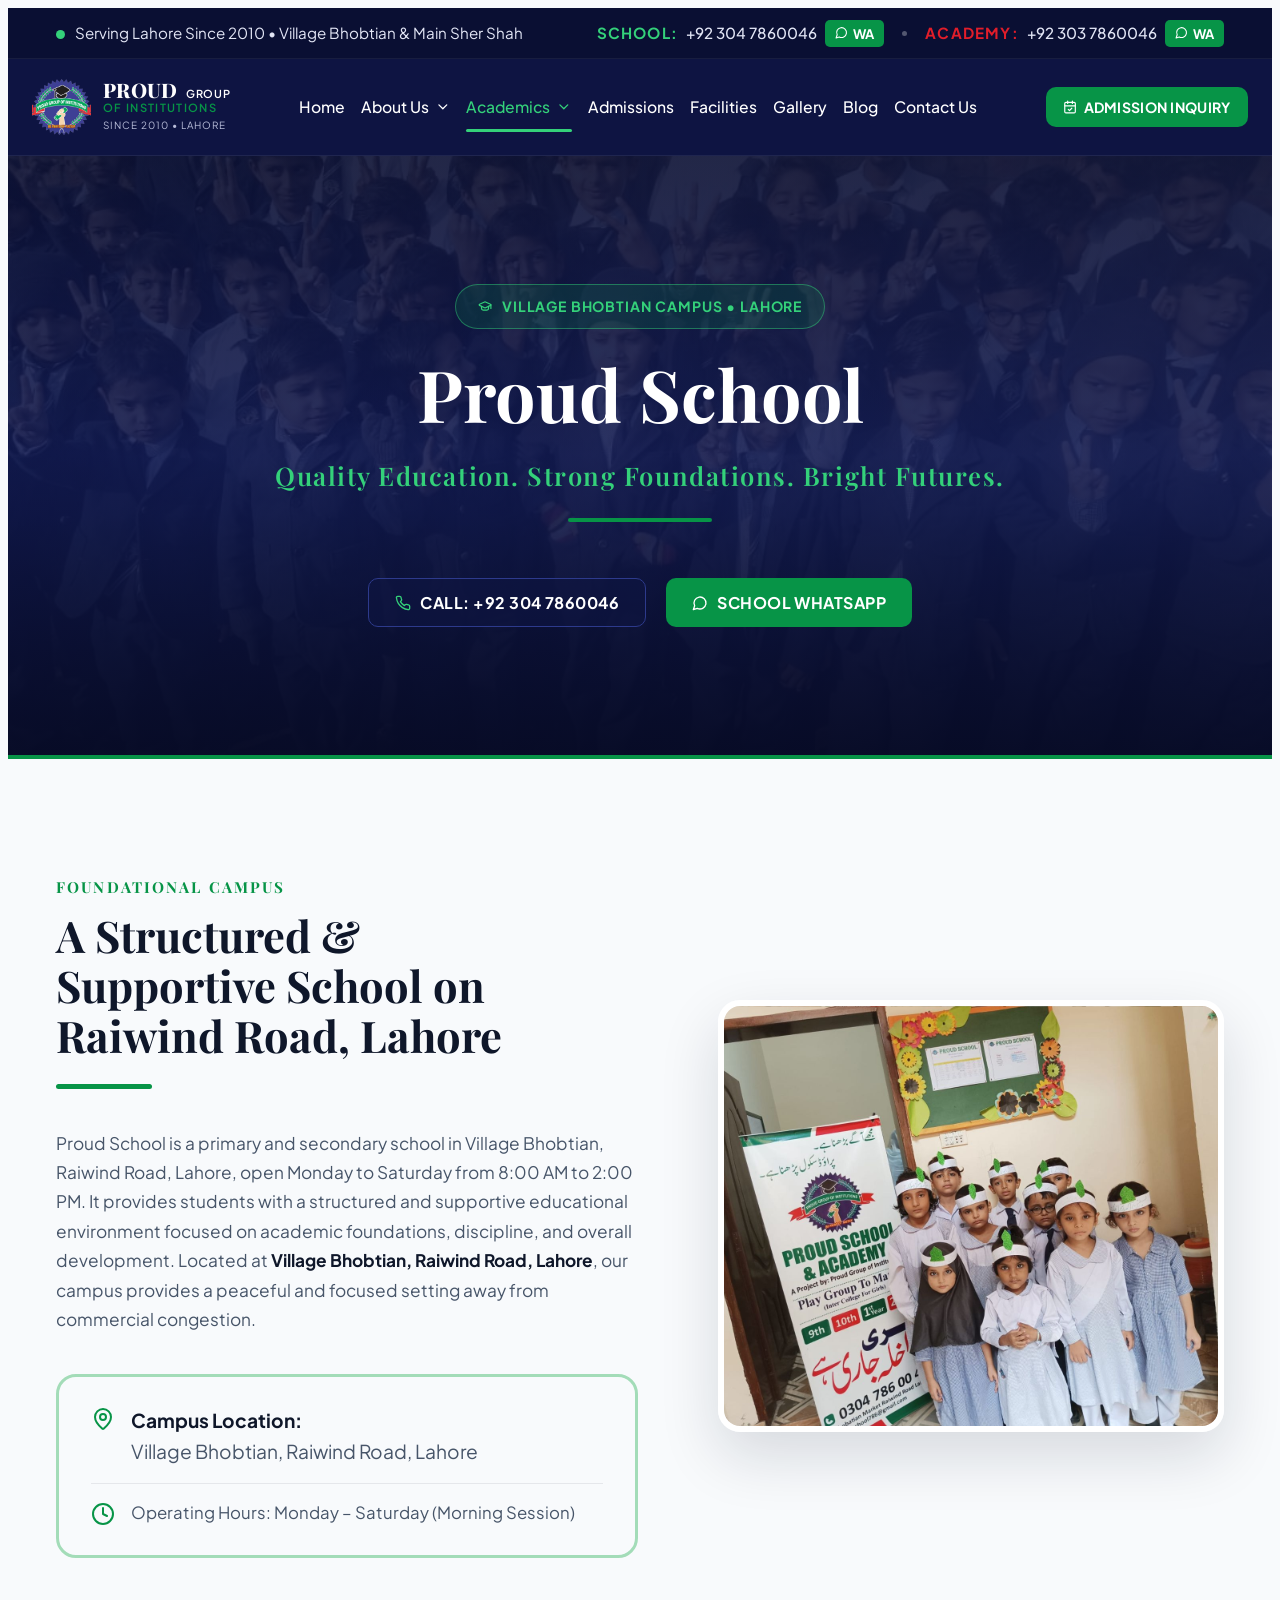
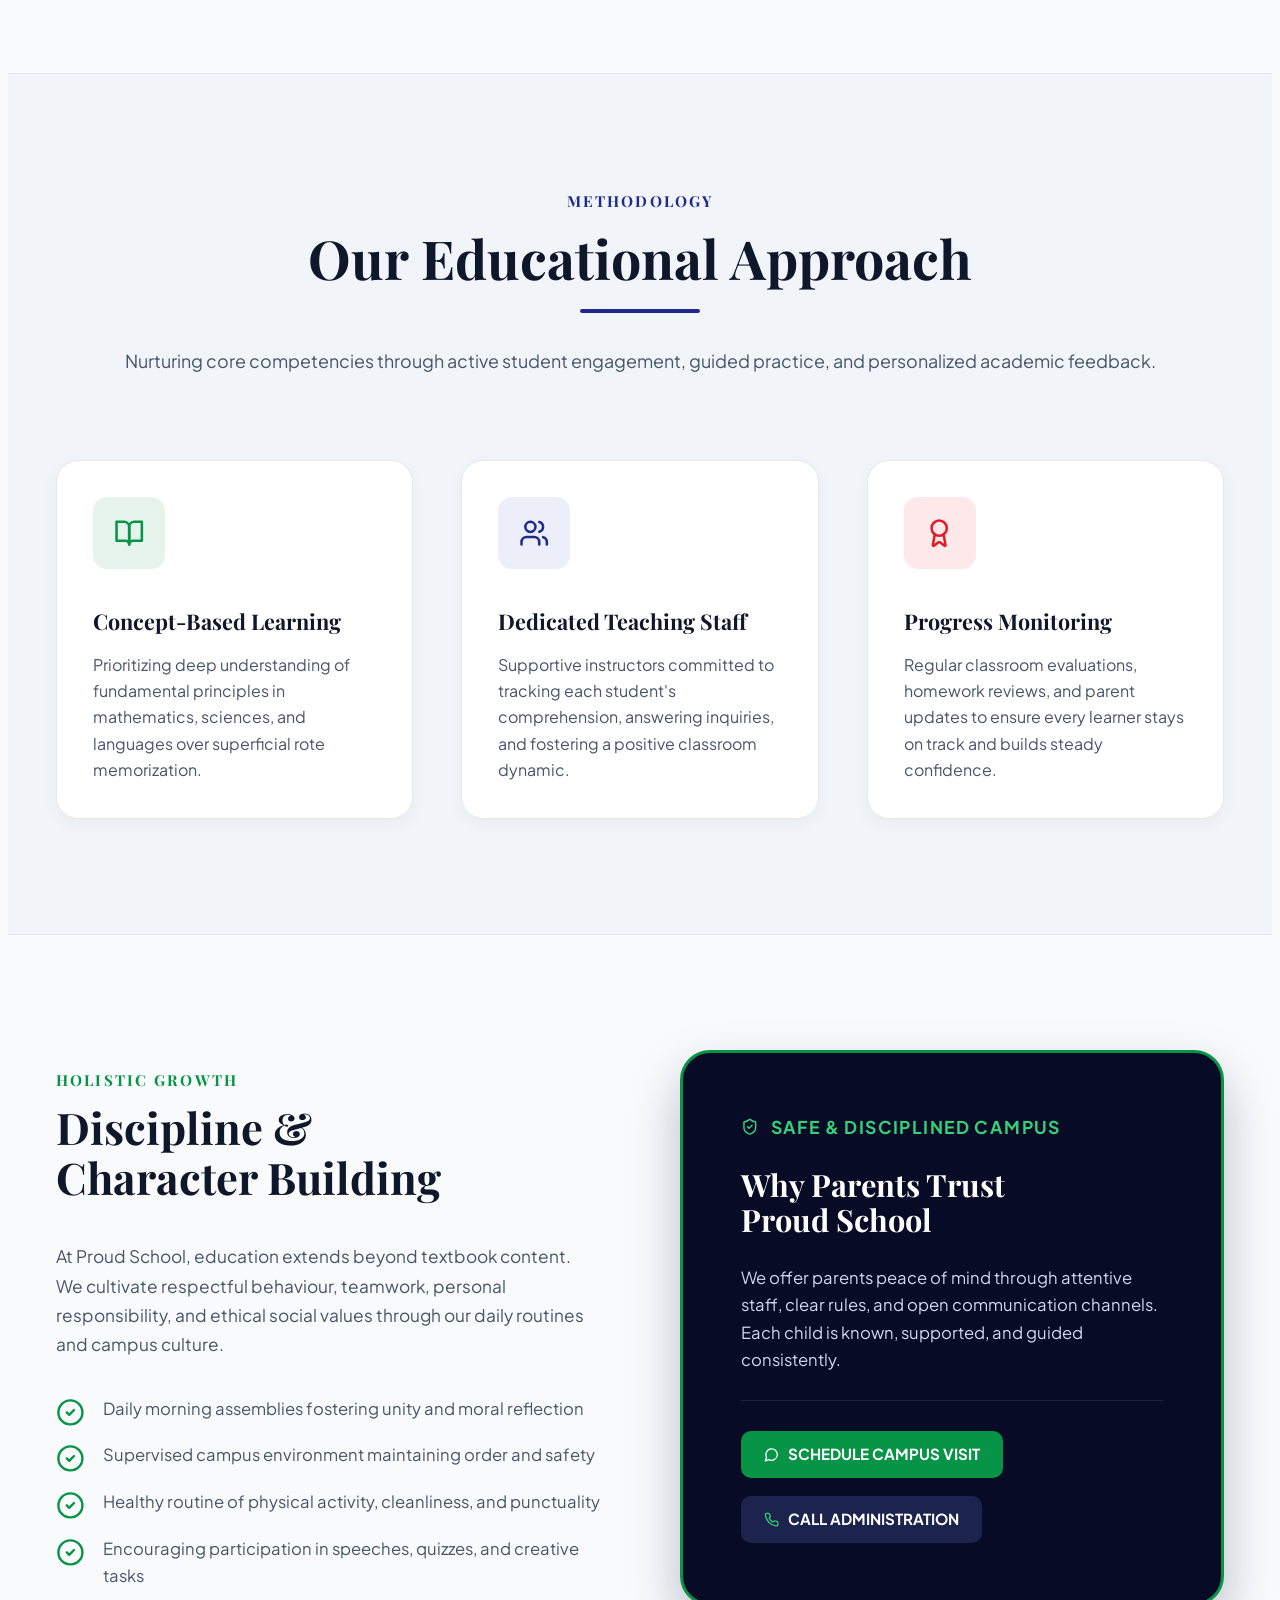
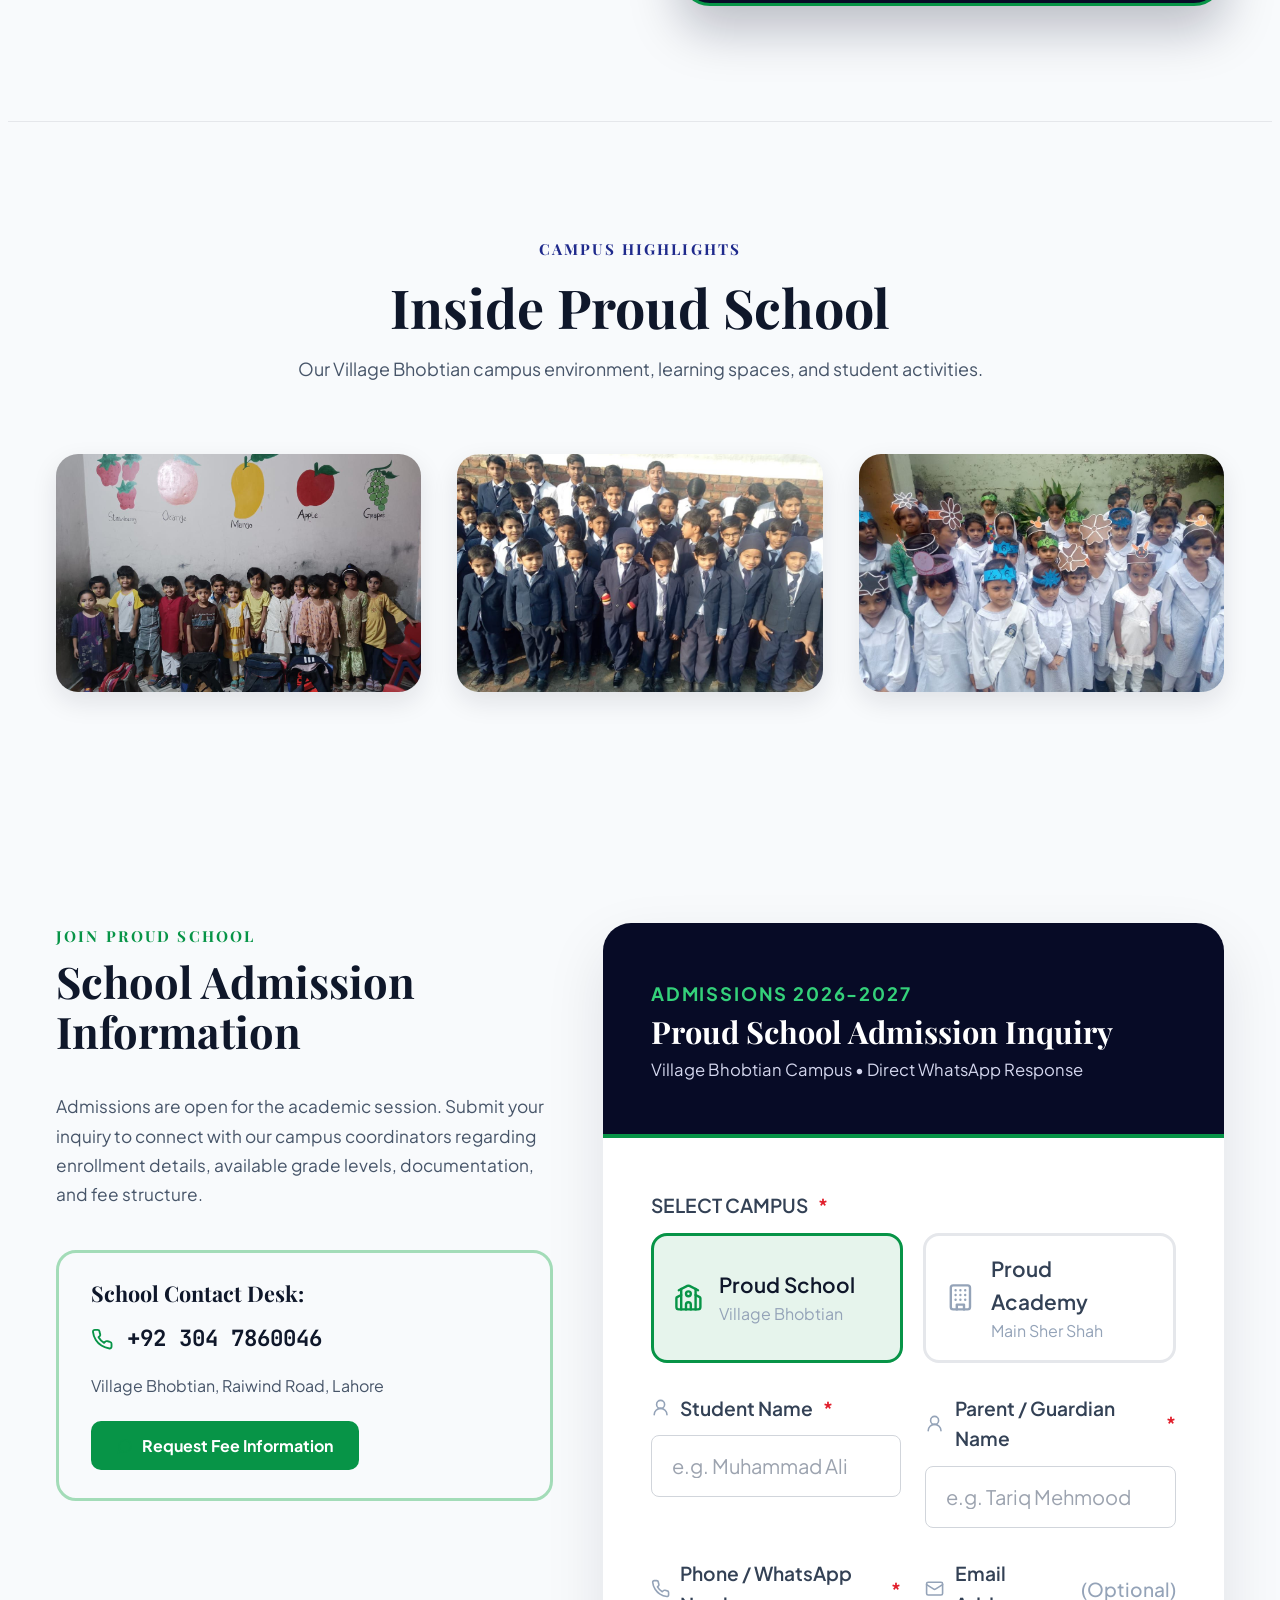
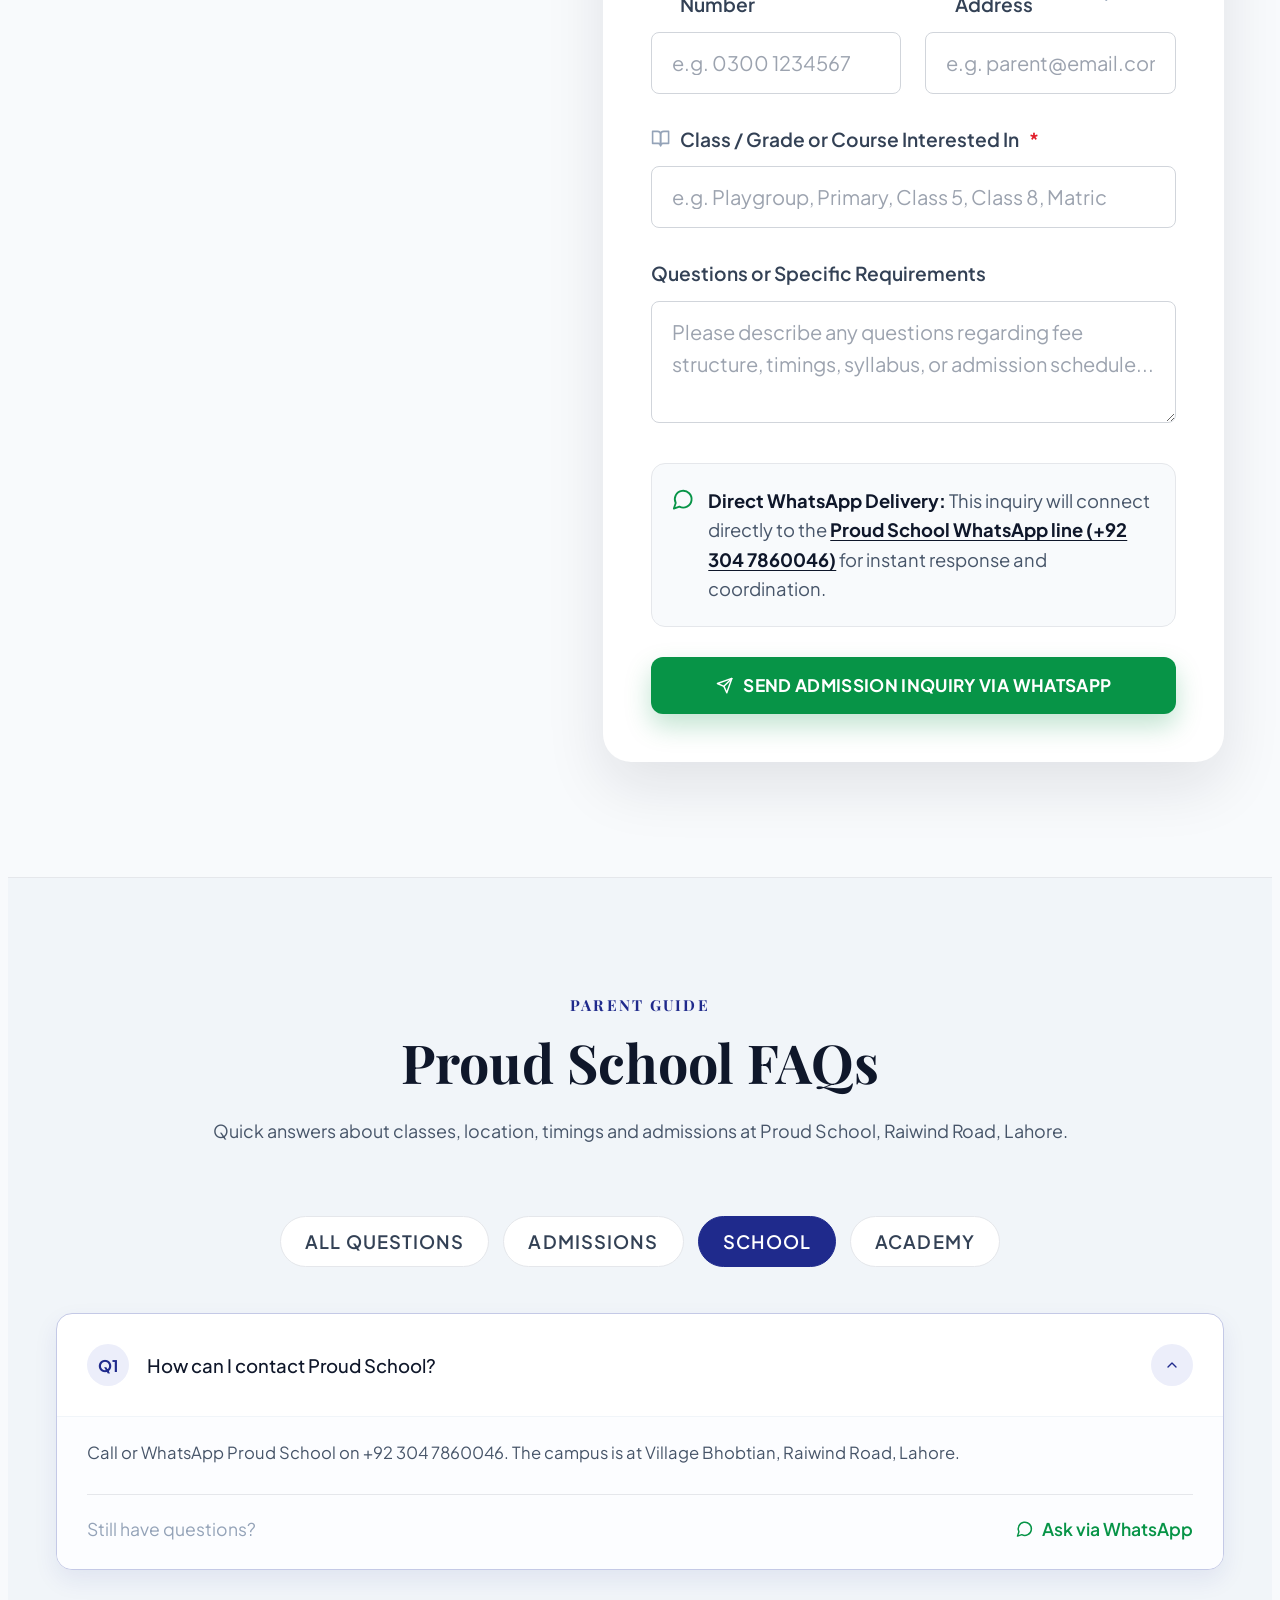
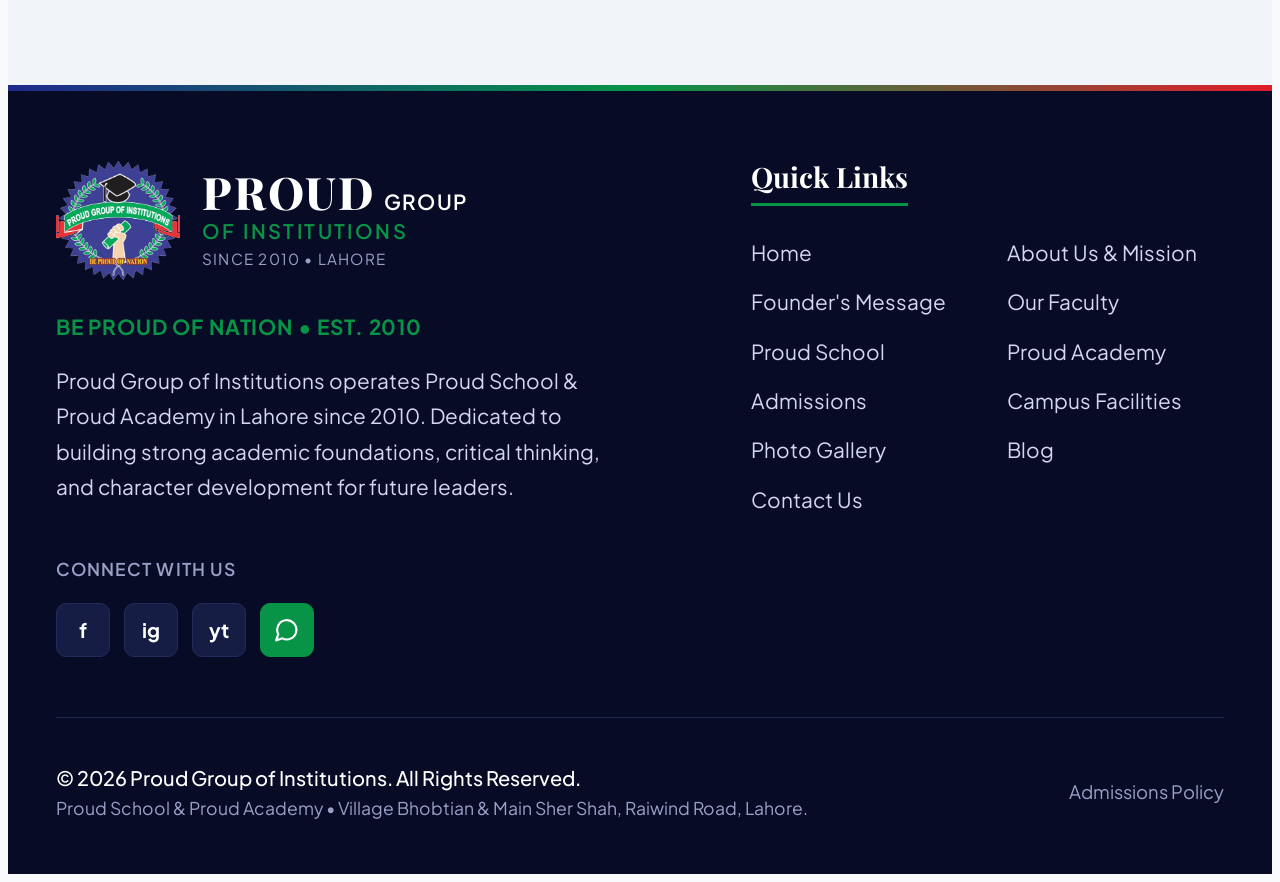
<file: proud-school.html>
<!doctype html>
<html lang="en">
<head>
<meta charset="utf-8">
<meta name="viewport" content="width=device-width, initial-scale=1, viewport-fit=cover">
<title>Proud School | Primary &amp; Secondary School on Raiwind Road, Lahore</title>
<meta name="description" content="Proud School, Village Bhobtian, Raiwind Road, Lahore: concept-based learning, discipline and character building. Open Mon–Sat 8 AM–2 PM. Admissions 2026-27 open.">
<link rel="canonical" href="https://proud-school-academy.vercel.app/proud-school.html">
<meta property="og:type" content="website">
<meta property="og:site_name" content="Proud School &amp; Academy">
<meta property="og:title" content="Proud School | Primary &amp; Secondary School on Raiwind Road, Lahore">
<meta property="og:description" content="Proud School, Village Bhobtian, Raiwind Road, Lahore: concept-based learning, discipline and character building. Open Mon–Sat 8 AM–2 PM. Admissions 2026-27 open.">
<meta property="og:url" content="https://proud-school-academy.vercel.app/proud-school.html">
<meta property="og:image" content="https://proud-school-academy.vercel.app/img/p-school-banner.jpg">
<meta property="og:locale" content="en_PK">
<meta name="twitter:card" content="summary_large_image">
<script type="application/ld+json">{"@context": "https://schema.org", "@graph": [{"@type": "EducationalOrganization", "@id": "https://proud-school-academy.vercel.app/#org", "name": "Proud Group of Institutions", "alternateName": ["Proud School & Academy", "Proud School and Academy"], "url": "https://proud-school-academy.vercel.app/", "logo": "https://proud-school-academy.vercel.app/img/logo.png", "foundingDate": "2010", "slogan": "Be Proud of Nation", "areaServed": {"@type": "City", "name": "Lahore"}, "subOrganization": [{"@id": "https://proud-school-academy.vercel.app/proud-school.html#school"}, {"@id": "https://proud-school-academy.vercel.app/proud-academy.html#academy"}]}, {"@type": "School", "@id": "https://proud-school-academy.vercel.app/proud-school.html#school", "name": "Proud School", "description": "Primary and secondary school on Raiwind Road, Lahore", "url": "https://proud-school-academy.vercel.app/proud-school.html", "telephone": "+923047860046", "address": {"@type": "PostalAddress", "streetAddress": "Village Bhobtian, Raiwind Road", "addressLocality": "Lahore", "addressRegion": "Punjab", "addressCountry": "PK"}, "parentOrganization": {"@id": "https://proud-school-academy.vercel.app/#org"}, "openingHoursSpecification": [{"@type": "OpeningHoursSpecification", "dayOfWeek": ["Monday", "Tuesday", "Wednesday", "Thursday", "Friday", "Saturday"], "opens": "08:00", "closes": "14:00"}]}, {"@type": "EducationalOrganization", "@id": "https://proud-school-academy.vercel.app/proud-academy.html#academy", "name": "Proud Academy", "description": "Matric, FSc and subject coaching academy on Raiwind Road, Lahore", "url": "https://proud-school-academy.vercel.app/proud-academy.html", "telephone": "+923037860046", "address": {"@type": "PostalAddress", "streetAddress": "Main Sher Shah, 100 Feet Road, Raiwind Road", "addressLocality": "Lahore", "addressRegion": "Punjab", "addressCountry": "PK"}, "parentOrganization": {"@id": "https://proud-school-academy.vercel.app/#org"}, "openingHoursSpecification": [{"@type": "OpeningHoursSpecification", "dayOfWeek": ["Monday", "Tuesday", "Wednesday", "Thursday", "Friday", "Saturday"], "opens": "16:00", "closes": "20:00"}]}, {"@type": "WebPage", "@id": "https://proud-school-academy.vercel.app/proud-school.html#webpage", "url": "https://proud-school-academy.vercel.app/proud-school.html", "name": "Proud School | Primary & Secondary School on Raiwind Road, Lahore", "description": "Proud School, Village Bhobtian, Raiwind Road, Lahore: concept-based learning, discipline and character building. Open Mon–Sat 8 AM–2 PM. Admissions 2026-27 open.", "isPartOf": {"@id": "https://proud-school-academy.vercel.app/#org"}, "inLanguage": "en"}, {"@type": "BreadcrumbList", "itemListElement": [{"@type": "ListItem", "position": 1, "name": "Home", "item": "https://proud-school-academy.vercel.app/"}, {"@type": "ListItem", "position": 2, "name": "Proud School", "item": "https://proud-school-academy.vercel.app/proud-school.html"}]}, {"@type": "FAQPage", "mainEntity": [{"@type": "Question", "name": "Which classes or programs are offered?", "acceptedAnswer": {"@type": "Answer", "text": "Proud School offers primary and secondary schooling at Village Bhobtian, Raiwind Road. Proud Academy offers coaching and exam preparation, including Matric and FSc, at Main Sher Shah, 100 Feet Road. Please contact the relevant campus to confirm seats in a specific class or program."}}, {"@type": "Question", "name": "How can I apply for admission?", "acceptedAnswer": {"@type": "Answer", "text": "Start by calling or sending a WhatsApp message to the relevant campus (+92 304 7860046 for Proud School, +92 303 7860046 for Proud Academy), or send the admission inquiry form on this website. The campus team will guide you on the next steps and a campus visit."}}, {"@type": "Question", "name": "What documents are required for admission?", "acceptedAnswer": {"@type": "Answer", "text": "For Proud School, parents are typically asked for the student's Birth Certificate or B-Form copy, a parent or guardian CNIC copy, recent passport size photographs and the previous school report card or leaving certificate (if applicable). Proud Academy typically asks for a registration form, parent contact details, subject and batch preferences, and a copy of current class enrollment or the last marks sheet. Please confirm the exact list with the campus."}}, {"@type": "Question", "name": "How can I obtain the fee structure?", "acceptedAnswer": {"@type": "Answer", "text": "Fees are not published on the website. Fee details depend on the class or program and are shared directly by each campus. Call or WhatsApp Proud School (+92 304 7860046) or Proud Academy (+92 303 7860046) to request fee information."}}, {"@type": "Question", "name": "How can I contact Proud School?", "acceptedAnswer": {"@type": "Answer", "text": "Call or WhatsApp Proud School on +92 304 7860046. The campus is at Village Bhobtian, Raiwind Road, Lahore."}}, {"@type": "Question", "name": "How can I contact Proud Academy?", "acceptedAnswer": {"@type": "Answer", "text": "Call or WhatsApp Proud Academy on +92 303 7860046. The academy is at Main Sher Shah, 100 Feet Road, Raiwind Road, Lahore."}}, {"@type": "Question", "name": "What are the campus timings?", "acceptedAnswer": {"@type": "Answer", "text": "Proud School: Monday to Saturday, 8:00 AM to 2:00 PM. Proud Academy: Monday to Saturday, 4:00 PM to 8:00 PM."}}, {"@type": "Question", "name": "How can I arrange a campus visit?", "acceptedAnswer": {"@type": "Answer", "text": "Call or send a WhatsApp message to the campus you want to visit, and the team will suggest a suitable time during campus hours. Directions to both campuses are on the Contact page."}}]}]}</script>
<meta name="claude:viewport-fit-sides" content="cover">
</head>
<body>
<link rel="preconnect" href="https://fonts.googleapis.com"><link rel="preconnect" href="https://fonts.gstatic.com" crossorigin><link rel="stylesheet" href="https://fonts.googleapis.com/css2?family=Playfair+Display:wght@600;700;800&family=Plus+Jakarta+Sans:wght@400;500;600;700;800&family=JetBrains+Mono:wght@400;500;700&family=Amiri:wght@700&display=swap">
<link rel="stylesheet" href="styles.css">

<div class="topbar"><div class="wrap">
  <div class="l"><span><span class="dot"></span>Serving Lahore Since 2010 • Village Bhobtian &amp; Main Sher Shah</span><span class="sep"></span><span class="lgs"><i data-i="sparkles"></i>Learn • Grow • Succeed</span></div>
  <div class="r">
    <span class="line"><span class="lab g">School:</span><a href="tel:+923047860046">+92 304 7860046</a><a class="wa-chip" href="https://wa.me/923047860046" target="_blank" rel="noopener"><i data-i="msg"></i>WA</a></span>
    <span class="mid-dot"></span>
    <span class="line"><span class="lab r">Academy:</span><a href="tel:+923037860046">+92 303 7860046</a><a class="wa-chip" href="https://wa.me/923037860046" target="_blank" rel="noopener"><i data-i="msg"></i>WA</a></span>
  </div>
</div></div>
<header class="nav" id="nav"><div class="wrap">
  <a class="brand" href="index.html" aria-label="Proud Group of Institutions home"><img src="img/logo.png" alt="Proud Group of Institutions crest"><div><div class="t1">PROUD<span class="grp">GROUP</span></div><div class="t2">Of Institutions</div><div class="t3">Since 2010 • Lahore</div></div></a>
  <nav class="menu" id="menu" aria-label="Main">
    <a href="index.html">Home</a>
    <span class="dd"><a href="about.html">About Us <i data-i="chevDown"></i></a><span class="dd-panel"><a href="about.html">About Proud</a><a href="founder.html">Founder's Message</a><a href="faculty.html">Our Faculty</a></span></span>
    <span class="dd"><a href="proud-school.html" class="active">Academics <i data-i="chevDown"></i></a><span class="dd-panel"><a href="proud-school.html">Proud School — Primary &amp; Secondary</a><a href="proud-academy.html">Proud Academy — Coaching &amp; Exam Prep</a></span></span>
    <a href="admissions.html">Admissions</a>
    <a href="facilities.html">Facilities</a>
    <a href="gallery.html">Gallery</a>
    <a href="blog.html">Blog</a>
    <a href="contact.html">Contact Us</a>
  </nav>
  <a class="btn btn-green btn-upper nav-cta" href="admissions.html"><i data-i="calCheck"></i>Admission Inquiry</a>
  <button class="burger" id="burger" aria-label="Open menu" aria-expanded="false"><i data-i="menu"></i></button>
</div></header>
<main id="top"><section class="phero gb" style="padding:0"><div class="bg" style="background-image:url(img/p-students-group.jpg)"></div><div class="wrap">
  <span class="pill "><i data-i="grad"></i>Village Bhobtian Campus • Lahore</span>
  <h1>Proud School</h1><p class="sub g">Quality Education. Strong Foundations. Bright Futures.</p><span class="rule green"></span><div class="btns"><a class="btn btn-ghost g" href="tel:+923047860046"><i data-i="phone"></i>Call: +92 304 7860046</a><a class="btn btn-green" href="https://wa.me/923047860046" target="_blank" rel="noopener"><i data-i="msg"></i>School WhatsApp</a></div>
</div></section>
<section class="band"><div class="wrap"><div class="split">
  <div><span class="eyebrow green">Foundational Campus</span><h2>A Structured &amp; Supportive School on Raiwind Road, Lahore</h2><div class="bar"></div>
    <p class="txt">Proud School is a primary and secondary school in Village Bhobtian, Raiwind Road, Lahore, open Monday to Saturday from 8:00 AM to 2:00 PM. It provides students with a structured and supportive educational environment focused on academic foundations, discipline, and overall development. Located at <b>Village Bhobtian, Raiwind Road, Lahore</b>, our campus provides a peaceful and focused setting away from commercial congestion.</p>
    <div class="infobox g"><div class="row"><i data-i="pin"></i><div><b>Campus Location:</b>Village Bhobtian, Raiwind Road, Lahore</div></div><div class="row"><i data-i="clock"></i><span>Operating Hours: Monday – Saturday (Morning Session)</span></div></div></div>
  <div class="ph-card tall" style="background-image:url(img/p-school-banner.jpg)"></div>
</div></div></section>
<section class="band-2"><div class="wrap">
  <div class="sec-head"><span class="eyebrow">Methodology</span><h2>Our Educational Approach</h2><span class="rule solid" style="background:var(--blue)"></span><p class="lead">Nurturing core competencies through active student engagement, guided practice, and personalized academic feedback.</p></div>
  <div class="grid3"><article class="vcard"><span class="ic g"><i data-i="book"></i></span><h3>Concept-Based Learning</h3><p>Prioritizing deep understanding of fundamental principles in mathematics, sciences, and languages over superficial rote memorization.</p></article><article class="vcard"><span class="ic b"><i data-i="users"></i></span><h3>Dedicated Teaching Staff</h3><p>Supportive instructors committed to tracking each student's comprehension, answering inquiries, and fostering a positive classroom dynamic.</p></article><article class="vcard"><span class="ic r"><i data-i="award"></i></span><h3>Progress Monitoring</h3><p>Regular classroom evaluations, homework reviews, and parent updates to ensure every learner stays on track and builds steady confidence.</p></article></div>
</div></section>
<section class="band"><div class="wrap"><div class="split even">
  <div><span class="eyebrow green">Holistic Growth</span><h2>Discipline &amp; Character Building</h2>
    <p class="txt">At Proud School, education extends beyond textbook content. We cultivate respectful behaviour, teamwork, personal responsibility, and ethical social values through our daily routines and campus culture.</p>
    <ul class="dl" style="gap:16px"><li><i data-i="checkC"></i><span>Daily morning assemblies fostering unity and moral reflection</span></li><li><i data-i="checkC"></i><span>Supervised campus environment maintaining order and safety</span></li><li><i data-i="checkC"></i><span>Healthy routine of physical activity, cleanliness, and punctuality</span></li><li><i data-i="checkC"></i><span>Encouraging participation in speeches, quizzes, and creative tasks</span></li></ul></div>
  <div class="darkcard gb"><div class="k f"><i data-i="shield"></i>Safe &amp; Disciplined Campus</div><h3>Why Parents Trust Proud School</h3>
    <p>We offer parents peace of mind through attentive staff, clear rules, and open communication channels. Each child is known, supported, and guided consistently.</p>
    <div class="acts"><a class="btn btn-green" href="https://wa.me/923047860046" target="_blank" rel="noopener"><i data-i="msg"></i>Schedule Campus Visit</a><a class="btn btn-slate" href="tel:+923047860046"><i data-i="phone"></i>Call Administration</a></div></div>
</div></div></section>
<section class="band" style="border-top:1px solid var(--line)"><div class="wrap">
  <div class="sec-head"><span class="eyebrow">Campus Highlights</span><h2>Inside Proud School</h2><p class="lead" style="margin-top:4px">Our Village Bhobtian campus environment, learning spaces, and student activities.</p></div>
  <div class="pics"><div style="background-image:url(img/p-young-class.jpg)"></div><div style="background-image:url(img/p-students-boys.jpg)"></div><div style="background-image:url(img/p-spring-day.jpg)"></div></div>
</div></section>
<section class="band" id="inquiry"><div class="wrap"><div class="adm-split">
  <div><span class="eyebrow green">Join Proud School</span><h2>School Admission Information</h2>
    <p class="txt">Admissions are open for the academic session. Submit your inquiry to connect with our campus coordinators regarding enrollment details, available grade levels, documentation, and fee structure.</p>
    <div class="infobox g"><h4>School Contact Desk:</h4><div class="ph"><i data-i="phone"></i>+92 304 7860046</div><span>Village Bhobtian, Raiwind Road, Lahore</span><a class="btn btn-green" href="https://wa.me/923047860046?text=Assalam%20o%20Alaikum%2C%20I%20would%20like%20fee%20details%20for%20Proud%20School.%20Class%20/%20program%3A%20" target="_blank" rel="noopener" style="align-self:flex-start;margin-top:6px"><i data-i="msg"></i>Request Fee Information</a></div></div>
  <div class="form-card">
  <div class="fh"><div class="k">ADMISSIONS 2026-2027</div><h3>Proud School Admission Inquiry</h3><p class="sub2">Village Bhobtian Campus • Direct WhatsApp Response</p></div>
  <form id="inq" data-campus="school" novalidate>
    <div class="fg full"><span class="lbl">SELECT CAMPUS <span class="req">*</span></span>
      <div class="camp-pick">
        <button type="button" class="s" id="pick-school" aria-pressed="true"><i data-i="school"></i><span><b>Proud School</b><small>Village Bhobtian</small></span></button>
        <button type="button" class="a" id="pick-academy" aria-pressed="false"><i data-i="building"></i><span><b>Proud Academy</b><small>Main Sher Shah</small></span></button>
      </div></div>
    <div class="fg"><label for="f-student"><i data-i="user"></i>Student Name <span class="req">*</span></label><input id="f-student" required placeholder="e.g. Muhammad Ali"></div>
    <div class="fg"><label for="f-parent"><i data-i="user"></i>Parent / Guardian Name <span class="req">*</span></label><input id="f-parent" required placeholder="e.g. Tariq Mehmood"></div>
    <div class="fg"><label for="f-phone"><i data-i="phone"></i>Phone / WhatsApp Number <span class="req">*</span></label><input id="f-phone" type="tel" required placeholder="e.g. 0300 1234567"></div>
    <div class="fg"><label for="f-email"><i data-i="mail"></i>Email Address <span class="opt">(Optional)</span></label><input id="f-email" type="email" placeholder="e.g. parent@email.com"></div>
    <div class="fg full"><label for="f-class"><i data-i="book"></i>Class / Grade or Course Interested In <span class="req">*</span></label><input id="f-class" required placeholder="e.g. Playgroup, Primary, Class 5, Class 8, Matric"></div>
    <div class="fg full"><label for="f-q">Questions or Specific Requirements</label><textarea id="f-q" placeholder="Please describe any questions regarding fee structure, timings, syllabus, or admission schedule..."></textarea></div>
    <p class="fg full err" id="f-err" hidden>Please fill in the required fields marked with *.</p>
    <div class="note"><i data-i="msg"></i><span><b>Direct WhatsApp Delivery:</b> This inquiry will connect directly to the <u id="wa-line">Proud School WhatsApp line (+92 304 7860046)</u> for instant response and coordination.</span></div>
    <a class="btn btn-green send" id="send" href="https://wa.me/923047860046" target="_blank" rel="noopener"><i data-i="send"></i>Send Admission Inquiry via WhatsApp</a>
  </form>
</div>
</div></div></section><section class="faq"><div class="wrap">
  <div class="sec-head"><span class="eyebrow">Parent Guide</span><h2>Proud School FAQs</h2><p class="lead">Quick answers about classes, location, timings and admissions at Proud School, Raiwind Road, Lahore.</p></div>
  <div class="ftabs" id="ftabs"><button aria-pressed="true" data-f="all">All Questions</button><button aria-pressed="false" data-f="admissions">Admissions</button><button aria-pressed="false" data-f="school">School</button><button aria-pressed="false" data-f="academy">Academy</button></div>
  <div class="qs" id="qs"></div>
</div></section></main>

<footer><div class="wrap">
  <div class="grid">
    <div>
      <div class="fbrand"><img src="img/logo.png" alt=""><div><div class="t1">PROUD<span class="grp">GROUP</span></div><div class="t2">Of Institutions</div><div class="t3">Since 2010 • Lahore</div></div></div>
      <div class="motto">Be Proud of Nation • Est. 2010</div>
      <p class="fabout">Proud Group of Institutions operates Proud School &amp; Proud Academy in Lahore since 2010. Dedicated to building strong academic foundations, critical thinking, and character development for future leaders.</p>
      <div class="connect"><b>Connect With Us</b><div class="socials"><a href="#" aria-label="Facebook">f</a><a href="#" aria-label="Instagram">ig</a><a href="#" aria-label="YouTube">yt</a><a class="wa" href="https://wa.me/923047860046" target="_blank" rel="noopener" aria-label="WhatsApp"><i data-i="msg"></i></a></div></div>
    </div>
    <div><h4>Quick Links</h4><ul class="qlinks">
      <li><a href="index.html">Home</a></li><li><a href="about.html">About Us &amp; Mission</a></li><li><a href="founder.html">Founder's Message</a></li><li><a href="faculty.html">Our Faculty</a></li><li><a href="proud-school.html">Proud School</a></li><li><a href="proud-academy.html">Proud Academy</a></li><li><a href="admissions.html">Admissions</a></li><li><a href="facilities.html">Campus Facilities</a></li><li><a href="gallery.html">Photo Gallery</a></li><li><a href="blog.html">Blog</a></li><li><a href="contact.html">Contact Us</a></li></ul></div>
  </div>
  <div class="fbot"><div><b>© 2026 Proud Group of Institutions. All Rights Reserved.</b><p>Proud School &amp; Proud Academy • Village Bhobtian &amp; Main Sher Shah, Raiwind Road, Lahore.</p></div><div class="pol"><a href="admissions.html">Admissions Policy</a></div></div>
</div></footer>

<script>window.PAGE={"faq": [["admissions", "Which classes or programs are offered?", "Proud School offers primary and secondary schooling at Village Bhobtian, Raiwind Road. Proud Academy offers coaching and exam preparation, including Matric and FSc, at Main Sher Shah, 100 Feet Road. Please contact the relevant campus to confirm seats in a specific class or program."], ["admissions", "How can I apply for admission?", "Start by calling or sending a WhatsApp message to the relevant campus (+92 304 7860046 for Proud School, +92 303 7860046 for Proud Academy), or send the admission inquiry form on this website. The campus team will guide you on the next steps and a campus visit."], ["admissions", "What documents are required for admission?", "For Proud School, parents are typically asked for the student's Birth Certificate or B-Form copy, a parent or guardian CNIC copy, recent passport size photographs and the previous school report card or leaving certificate (if applicable). Proud Academy typically asks for a registration form, parent contact details, subject and batch preferences, and a copy of current class enrollment or the last marks sheet. Please confirm the exact list with the campus."], ["admissions", "How can I obtain the fee structure?", "Fees are not published on the website. Fee details depend on the class or program and are shared directly by each campus. Call or WhatsApp Proud School (+92 304 7860046) or Proud Academy (+92 303 7860046) to request fee information."], ["school", "How can I contact Proud School?", "Call or WhatsApp Proud School on +92 304 7860046. The campus is at Village Bhobtian, Raiwind Road, Lahore."], ["academy", "How can I contact Proud Academy?", "Call or WhatsApp Proud Academy on +92 303 7860046. The academy is at Main Sher Shah, 100 Feet Road, Raiwind Road, Lahore."], ["admissions", "What are the campus timings?", "Proud School: Monday to Saturday, 8:00 AM to 2:00 PM. Proud Academy: Monday to Saturday, 4:00 PM to 8:00 PM."], ["admissions", "How can I arrange a campus visit?", "Call or send a WhatsApp message to the campus you want to visit, and the team will suggest a suitable time during campus hours. Directions to both campuses are on the Contact page."]], "faqFilter": "school"};</script>
<script src="site.js"></script>
</body>
</html>
</file>
<file: styles.css>
/* Layout: replica of the live Proud site — light page, navy bands, green/blue/red campus accents. Single deliberate look. */
:root{
  color-scheme: light;
  --navy-900:#070b26; --navy-850:#0a0f33; --navy-800:#0e1442; --navy-700:#141c52; --card-dark:#111a4d;
  --blue:#1f2a8c; --blue-600:#2a37a8; --blue-soft:#e8e9f6;
  --green:#079447; --green-600:#05823d; --green-bright:#34d17a; --green-soft:#e6f4ec;
  --red:#e11d2a; --red-bright:#f87171; --red-soft:#fde8ea;
  --ink:#0f172a; --text:#475569; --muted:#94a3b8; --line:#e5e7eb;
  --bg:#f8fafc; --bg-2:#f1f5f9; --white:#ffffff;
  --grad: linear-gradient(90deg,#1f2a8c,#079447 50%,#e11d2a);
  --f-display:"Playfair Display", Georgia, "Times New Roman", serif;
  --f-body:"Plus Jakarta Sans", system-ui, -apple-system, "Segoe UI", sans-serif;
  --f-mono:"JetBrains Mono", ui-monospace, Consolas, monospace;
  --f-arabic:"Amiri", "Traditional Arabic", serif;
  --wrap: 1820px;
}
*,*::before,*::after{box-sizing:border-box}
html{scroll-behavior:smooth}
@media (prefers-reduced-motion: reduce){html{scroll-behavior:auto}*{animation:none!important;transition:none!important}}
body{background:var(--bg);color:var(--text);font-family:var(--f-body);font-size:16px;line-height:1.6;-webkit-font-smoothing:antialiased}
body::before{content:"";position:fixed;inset:0 0 auto;height:env(safe-area-inset-top,0px);z-index:60;background:var(--navy-800)}
a{color:inherit;text-decoration:none}
h1,h2,h3,h4{font-family:var(--f-display);color:var(--ink);margin:0;line-height:1.15;text-wrap:balance}
p{margin:0}
:focus-visible{outline:3px solid var(--green-bright);outline-offset:2px;border-radius:6px}
.wrap{max-width:var(--wrap);margin:0 auto;padding-left:max(48px, env(safe-area-inset-left,0px));padding-right:max(48px, env(safe-area-inset-right,0px))}
@media (max-width:900px){.wrap{padding-left:max(16px, env(safe-area-inset-left,0px));padding-right:max(16px, env(safe-area-inset-right,0px))}}
svg.i{width:1em;height:1em;stroke:currentColor;fill:none;stroke-width:2;stroke-linecap:round;stroke-linejoin:round;flex:none}

/* Buttons */
.btn{display:inline-flex;align-items:center;justify-content:center;gap:.6em;font-family:var(--f-body);font-weight:700;border-radius:10px;padding:.95em 1.6em;border:0;cursor:pointer;transition:transform .15s, background .15s, box-shadow .15s;font-size:1rem;line-height:1.2;text-align:center}
.btn:hover{transform:translateY(-1px)}
.btn-green{background:var(--green);color:#fff}.btn-green:hover{background:var(--green-600)}
.btn-blue{background:var(--blue);color:#fff}.btn-blue:hover{background:var(--blue-600)}
.btn-dark{background:var(--navy-900);color:#fff}
.btn-upper{text-transform:uppercase;letter-spacing:.02em}
.btn .arrow{color:var(--green-bright)}

/* Section heads */
.eyebrow{font-family:var(--f-display);font-weight:700;text-transform:uppercase;letter-spacing:.14em;font-size:.95rem;color:var(--blue)}
.eyebrow.green{color:var(--green)}
.eyebrow.mint{color:var(--green-bright)}
.sec-head{text-align:center;max-width:1160px;margin:0 auto;display:flex;flex-direction:column;align-items:center;gap:14px}
.sec-head h2{font-size:clamp(2rem,4.2vw,4.4rem);font-weight:700}
.sec-head .rule{width:144px;height:4px;border-radius:4px;background:var(--grad);margin-top:6px}
.sec-head .rule.solid{width:120px;background:var(--green)}
.sec-head p.lead{font-size:clamp(1.05rem,1.4vw,1.4rem);max-width:1120px;color:var(--text);margin-top:20px}
.dark .sec-head h2{color:#fff}
.dark .sec-head p.lead{color:#c7cbe6}
section{padding-block:clamp(72px,9vw,150px)}

/* Top bar */
.topbar{background:var(--navy-850);color:#e2e5f5;font-size:.95rem;border-bottom:1px solid rgba(255,255,255,.06)}
.topbar .wrap{display:flex;align-items:center;justify-content:space-between;gap:18px;min-height:50px;flex-wrap:wrap;padding-block:6px}
.topbar .l{display:flex;align-items:center;gap:22px;flex-wrap:wrap}
.topbar .dot{width:9px;height:9px;border-radius:50%;background:var(--green-bright);display:inline-block;margin-right:10px}
.topbar .sep{width:1px;height:20px;background:rgba(255,255,255,.2)}
.topbar .lgs{display:flex;align-items:center;gap:8px;color:#c3c7e2}
.topbar .lgs svg{color:var(--red)}
.topbar .r{display:flex;align-items:center;gap:18px;flex-wrap:wrap}
.topbar .line{display:flex;align-items:center;gap:8px;font-weight:500}
.topbar .lab{font-weight:700;letter-spacing:.08em;text-transform:uppercase}
.topbar .lab.g{color:var(--green-bright)} .topbar .lab.r{color:var(--red)}
.topbar .line .ph.g{color:var(--green-bright)} .topbar .line .ph.r{color:var(--red)}
.wa-chip{display:inline-flex;align-items:center;gap:5px;background:var(--green);color:#fff;font-weight:700;font-size:.82rem;border-radius:5px;padding:3px 10px}
.topbar .mid-dot{width:5px;height:5px;border-radius:50%;background:rgba(255,255,255,.3)}
@media (max-width:1200px){.topbar .lgs,.topbar .sep{display:none}}
@media (max-width:760px){.topbar .l{display:none}.topbar .r{flex-direction:column;align-items:center;width:100%;gap:4px;font-size:.85rem}.topbar .mid-dot{display:none}.topbar .line{white-space:nowrap;font-size:.8rem;gap:6px}.topbar .lab{letter-spacing:.04em}}
@media (max-width:760px){.hero .wrap{padding-block:64px 170px}.hero .controls{bottom:84px}.features{margin-top:-56px}}
.topbar{overflow:hidden}

/* Nav */
.nav{position:sticky;top:env(safe-area-inset-top,0px);z-index:50;background:var(--navy-800);border-bottom:1px solid rgba(255,255,255,.07)}
.nav .wrap{display:flex;align-items:center;justify-content:space-between;gap:24px;min-height:122px}
.brand{display:flex;align-items:center;gap:20px;color:#fff}
.brand img{width:68px;height:auto}
.brand .t1{font-family:var(--f-display);font-weight:800;font-size:1.95rem;letter-spacing:.02em;line-height:1}
.brand .t1 .grp{font-family:var(--f-body);font-weight:600;font-size:1.15rem;letter-spacing:.06em;margin-left:8px}
.brand .t1 .grp .star{color:var(--green);margin-right:6px}
.brand .t2{color:var(--green);font-weight:600;letter-spacing:.12em;font-size:1.05rem;text-transform:uppercase;line-height:1.3}
.brand .t3{color:#b8bdd9;font-size:.85rem;letter-spacing:.1em;text-transform:uppercase;margin-top:4px}
.menu{display:flex;align-items:center;gap:clamp(18px,2vw,38px)}
.menu a{color:#fff;font-size:1.3rem;font-weight:500;padding:8px 0;position:relative;display:inline-flex;align-items:center;gap:6px}
.menu a.active{color:var(--green-bright)}
.menu a.active::after{content:"";position:absolute;left:0;right:0;bottom:-4px;height:3px;border-radius:3px;background:var(--green-bright)}
.menu .dd{position:relative}
.menu .dd-panel{position:absolute;top:calc(100% + 10px);left:-16px;background:#fff;border-radius:12px;box-shadow:0 18px 40px rgba(7,11,38,.25);padding:8px;min-width:260px;display:none;flex-direction:column}
.menu .dd:hover .dd-panel,.menu .dd:focus-within .dd-panel{display:flex}
.menu .dd-panel a{color:var(--ink);font-size:1rem;padding:10px 14px;border-radius:8px}
.menu .dd-panel a:hover{background:var(--bg-2)}
.nav-cta{font-size:1.3rem;padding:.75em 1.4em;border-radius:12px}
.burger{display:none;background:transparent;border:1px solid rgba(255,255,255,.25);color:#fff;border-radius:10px;width:46px;height:46px;font-size:1.4rem;cursor:pointer;align-items:center;justify-content:center}
@media (max-width:1500px){.menu a{font-size:1.1rem}.nav-cta{font-size:1.05rem}}
@media (max-width:1180px){
  .nav .wrap{min-height:84px}
  .burger{display:inline-flex}
  .menu,.nav-cta{display:none}
  .nav.open .menu{display:flex;position:absolute;left:0;right:0;top:100%;flex-direction:column;align-items:stretch;background:var(--navy-800);padding:12px max(16px, env(safe-area-inset-left,0px)) 20px;gap:0;border-bottom:1px solid rgba(255,255,255,.1)}
  .nav.open .menu a{padding:12px 4px;border-bottom:1px solid rgba(255,255,255,.07)}
  .nav.open .menu a.active::after{display:none}
  .menu .dd-panel{position:static;display:flex;background:transparent;box-shadow:none;padding:0 0 0 14px}
  .menu .dd-panel a{color:#c7cbe6}
  .brand img{width:54px}.brand .t1{font-size:1.5rem}.brand .t2{font-size:.85rem}.brand .t3{font-size:.72rem}
}

/* Hero */
.hero{position:relative;color:#fff;overflow:hidden;background:var(--navy-800)}
.hero .slides{position:absolute;inset:0}
.hero .slide{position:absolute;inset:0;background-size:cover;background-position:center;opacity:0;transition:opacity 1.1s ease;transform:scale(1.04)}
.hero .slide.on{opacity:1;animation:kb 9s ease-out forwards}
@keyframes kb{from{transform:scale(1.08)}to{transform:scale(1.0)}}
.hero::after{content:"";position:absolute;inset:0;background:linear-gradient(90deg,rgba(16,22,78,.93) 0%,rgba(18,24,82,.82) 45%,rgba(18,24,82,.66) 100%),linear-gradient(0deg,rgba(7,11,38,.55),transparent 40%)}
.hero .wrap{position:relative;z-index:2;min-height:clamp(640px,62vw,1110px);display:flex;flex-direction:column;justify-content:center;padding-block:120px 190px}
.pill{display:inline-flex;align-items:center;gap:10px;border:1px solid rgba(52,209,122,.45);background:rgba(7,148,71,.18);color:var(--green-bright);font-weight:700;text-transform:uppercase;letter-spacing:.02em;border-radius:999px;padding:10px 22px;font-size:clamp(.85rem,1.2vw,1.35rem);align-self:flex-start}
.hero h1{color:#fff;font-size:clamp(2.6rem,5.8vw,6.2rem);font-weight:700;line-height:1.07;margin-top:40px;max-width:1150px}
.hero .sub{font-size:clamp(1.1rem,1.6vw,1.75rem);max-width:820px;margin-top:40px;color:#e7e9f6;line-height:1.55}
.hero .ctas{display:flex;gap:24px;flex-wrap:wrap;margin-top:56px}
.hero .ctas .btn{font-size:clamp(1rem,1.25vw,1.4rem);padding:.95em 1.75em;border-radius:10px}
.btn-outline-blue{background:var(--blue);color:#fff;border:1px solid rgba(255,255,255,.25)}
.btn-outline-blue svg{color:var(--green-bright)}
.hero .controls{position:absolute;z-index:3;left:0;right:0;bottom:70px}
.hero .controls .wrap{min-height:0;padding-block:0;flex-direction:row;justify-content:space-between;align-items:center}
.dots{display:flex;align-items:center;gap:12px;padding-left:24px}
.dots button{width:12px;height:12px;border-radius:999px;background:rgba(255,255,255,.4);border:0;padding:0;cursor:pointer;transition:width .3s, background .3s}
.dots button.on{width:48px;background:var(--green)}
.counter{font-family:var(--f-mono);color:var(--green-bright);font-weight:500;margin-left:22px;font-size:1rem}
.arrows{display:flex;gap:18px}
.arrows button{width:66px;height:66px;border-radius:50%;border:1px solid rgba(255,255,255,.3);background:rgba(7,11,38,.4);color:#fff;font-size:1.4rem;display:inline-flex;align-items:center;justify-content:center;cursor:pointer}
.arrows button:hover{background:rgba(255,255,255,.12)}
@media (max-width:760px){.hero .wrap{padding-block:72px 150px}.hero h1{margin-top:28px}.hero .ctas{margin-top:36px}.arrows button{width:48px;height:48px}.hero .controls{bottom:56px}.dots{padding-left:0}}

/* Feature strip */
.features{position:relative;z-index:4;margin-top:-72px}
.features .card{background:#fff;border-radius:22px;box-shadow:0 20px 50px rgba(15,23,42,.08);display:grid;grid-template-columns:repeat(5,1fr);padding:48px 0 46px}
.feat{display:flex;flex-direction:column;align-items:center;text-align:center;gap:10px;padding:0 26px;border-right:1px solid var(--line)}
.feat:last-child{border-right:0}
.feat .ic{width:72px;height:72px;border-radius:16px;background:#eef0f8;color:var(--blue);display:flex;align-items:center;justify-content:center;font-size:1.9rem;box-shadow:0 6px 16px rgba(31,42,140,.08);margin-bottom:22px}
.feat h3{font-size:clamp(1.15rem,1.4vw,1.6rem);font-weight:700}
.feat p{font-size:1.05rem;color:var(--text);max-width:260px}
@media (max-width:1100px){.features .card{grid-template-columns:repeat(2,1fr);gap:34px 0;padding:36px 0}.feat:nth-child(2n){border-right:0}.feat:last-child{grid-column:1/-1}}
@media (max-width:560px){.features .card{grid-template-columns:1fr}.feat{border-right:0}}

/* Campuses */
.campuses{background:var(--bg)}
.camp-grid{display:grid;grid-template-columns:1fr 1fr;gap:62px;margin-top:100px}
.camp{background:#fff;border-radius:28px;overflow:hidden;box-shadow:0 16px 40px rgba(15,23,42,.08);display:flex;flex-direction:column}
.camp .img{position:relative;aspect-ratio:879/384;max-width:100%;background-size:cover;background-position:center}
.camp .img::after{content:"";position:absolute;inset:0;background:linear-gradient(180deg,rgba(14,20,66,.25) 0%,rgba(14,20,66,.45) 55%,rgba(14,20,66,.95) 100%)}
.camp .badge{position:absolute;z-index:2;top:28px;left:24px;color:#fff;font-weight:700;text-transform:uppercase;letter-spacing:.02em;border-radius:999px;padding:6px 20px;font-size:1.05rem}
.camp .cap{position:absolute;z-index:2;left:24px;right:24px;bottom:24px}
.camp .cap h3{color:#fff;font-size:clamp(1.8rem,3vw,3.1rem);font-weight:700}
.camp .cap p{font-size:clamp(1rem,1.3vw,1.4rem);font-weight:500;margin-top:4px}
.camp.school .badge{background:var(--green)} .camp.school .cap p{color:var(--green-bright)}
.camp.academy .badge{background:var(--red)} .camp.academy .cap p{color:var(--red-bright)}
.camp .body{padding:48px 48px 48px;display:flex;flex-direction:column;gap:26px;flex:1}
.camp .addr{display:flex;align-items:center;gap:14px;font-size:clamp(1rem,1.2vw,1.3rem);color:var(--ink);font-weight:500}
.camp.school .addr svg{color:var(--green)} .camp.academy .addr svg{color:var(--red)}
.camp .desc{font-size:clamp(1rem,1.15vw,1.25rem);line-height:1.7}
.camp h4{font-family:var(--f-body);font-size:1.1rem;font-weight:700;letter-spacing:.06em;text-transform:uppercase;margin-top:10px}
.hl{display:grid;grid-template-columns:1fr 1fr;gap:10px 30px;list-style:none;margin:0;padding:0 0 30px;border-bottom:1px solid var(--line)}
.hl li{display:flex;align-items:center;gap:12px;font-size:1.1rem;color:#334155}
.camp.school .hl svg{color:var(--green)} .camp.academy .hl svg{color:var(--red)}
.camp .acts{display:flex;gap:18px;flex-wrap:wrap;margin-top:auto}
.camp .acts .btn{font-size:1.25rem;padding:.8em 1.2em;flex:1 1 220px}
.camp .acts .btn-green{flex:0 1 auto}
@media (max-width:1100px){.camp-grid{grid-template-columns:1fr;gap:40px;margin-top:60px}}
@media (max-width:560px){.camp .body{padding:28px 20px}.hl{grid-template-columns:1fr}.camp .acts .btn{font-size:1.05rem}}

/* Principles */
.principles{background:#fff}
.tag-pill{display:inline-flex;align-items:center;gap:10px;background:var(--blue-soft);border:1px solid #c9cdea;border-radius:999px;padding:10px 24px;color:var(--blue);font-weight:700;letter-spacing:.06em;text-transform:uppercase;font-size:1.1rem}
.arabic{font-family:var(--f-arabic);color:var(--blue);font-size:clamp(2rem,3.4vw,3.2rem);line-height:1.6;margin-top:10px}
.trans{font-style:italic;color:#475569;letter-spacing:.04em;font-size:1.1rem}
.pillars{display:grid;grid-template-columns:repeat(3,1fr);gap:64px;margin-top:96px}
.pillar{border:2px solid;border-top-width:10px;border-radius:18px;background:var(--bg);padding:48px 48px 44px;display:flex;flex-direction:column;gap:30px;box-shadow:0 8px 20px rgba(15,23,42,.05)}
.pillar .top{display:flex;justify-content:space-between;align-items:center}
.pillar .ic{width:84px;height:84px;border-radius:16px;display:flex;align-items:center;justify-content:center;font-size:2.3rem}
.pillar .num{border-radius:999px;padding:6px 18px;font-weight:700;letter-spacing:.12em;font-size:1.05rem;border:1px solid}
.pillar h3{font-size:clamp(1.8rem,2.2vw,2.3rem);text-transform:uppercase;letter-spacing:.02em}
.pillar blockquote{margin:0;position:relative;font-size:clamp(1.1rem,1.35vw,1.45rem);line-height:1.75;color:#334155}
.pillar blockquote::before{content:"\201C";position:absolute;left:-12px;top:-34px;font-family:var(--f-display);font-size:5rem;line-height:1;opacity:.25}
.pillar .foot{border-top:1px solid var(--line);padding-top:30px;margin-top:auto;display:flex;align-items:center;gap:12px;font-weight:600;letter-spacing:.06em;text-transform:uppercase;font-size:1.1rem}
.pillar .foot::before{content:"";width:11px;height:11px;border-radius:50%;background:currentColor}
.pillar.b{border-color:#c9cdea;border-top-color:var(--blue)} .pillar.b .ic{background:var(--blue-soft);color:var(--blue)} .pillar.b .num{color:var(--blue);background:var(--blue-soft);border-color:#c9cdea} .pillar.b h3,.pillar.b .foot,.pillar.b blockquote::before{color:var(--blue)}
.pillar.g{border-color:#b7e2c8;border-top-color:var(--green)} .pillar.g .ic{background:var(--green-soft);color:var(--green)} .pillar.g .num{color:var(--green);background:var(--green-soft);border-color:#b7e2c8} .pillar.g h3,.pillar.g .foot,.pillar.g blockquote::before{color:var(--green)}
.pillar.r{border-color:#f6c3c8;border-top-color:var(--red)} .pillar.r .ic{background:var(--red-soft);color:var(--red)} .pillar.r .num{color:var(--red);background:var(--red-soft);border-color:#f6c3c8} .pillar.r h3,.pillar.r .foot,.pillar.r blockquote::before{color:var(--red)}
@media (max-width:1200px){.pillars{grid-template-columns:1fr;gap:40px;margin-top:60px}}
@media (max-width:560px){.pillar{padding:32px 22px}}

/* About */
.about{background:var(--bg);border-top:1px solid var(--line)}
.about .grid{display:grid;grid-template-columns:860px 1fr;gap:100px;align-items:center}
.about .photo{position:relative;border-radius:22px;border:6px solid #fff;box-shadow:0 24px 60px rgba(15,23,42,.14);aspect-ratio:848/700;max-width:100%;background-size:cover;background-position:center}
.about .photo::after{content:"";position:absolute;inset:0;border-radius:16px;background:linear-gradient(180deg,transparent 55%,rgba(10,15,51,.92))}
.about .photo .cap{position:absolute;z-index:2;left:36px;bottom:42px}
.about .photo .cap b{display:block;font-family:var(--f-display);color:#fff;font-size:clamp(1.3rem,1.8vw,1.9rem)}
.about .photo .cap span{color:var(--green-bright);font-size:1.1rem}
.about .years{position:absolute;z-index:3;right:30px;bottom:-56px;background:var(--navy-900);border:3px solid var(--green);border-radius:20px;padding:22px 30px;color:#fff;text-align:left}
.about .years b{display:block;font-family:var(--f-display);color:var(--green-bright);font-size:clamp(2rem,3vw,3rem);line-height:1}
.about .years span{letter-spacing:.1em;text-transform:uppercase;font-size:1.05rem}
.about h2{font-size:clamp(2rem,3.4vw,3.6rem);margin-top:16px}
.about .bar{width:96px;height:5px;border-radius:5px;background:var(--green);margin-top:24px}
.about .txt{font-size:clamp(1.05rem,1.35vw,1.45rem);line-height:1.7;margin-top:46px}
.about h4{font-family:var(--f-display);text-transform:uppercase;letter-spacing:.08em;font-size:1.25rem;margin-top:50px}
.checks{list-style:none;padding:0;margin:26px 0 0;display:grid;grid-template-columns:1fr 1fr;gap:16px 40px}
.checks li{display:flex;align-items:center;gap:14px;font-size:clamp(1rem,1.25vw,1.35rem);color:#334155}
.checks .ck{width:30px;height:30px;border-radius:50%;background:var(--green-soft);color:var(--green);display:inline-flex;align-items:center;justify-content:center;font-size:.95rem;flex:none}
.readmore{display:inline-flex;align-items:center;gap:12px;margin-top:52px;font-weight:700;color:var(--blue);font-size:clamp(1.1rem,1.4vw,1.5rem);border-bottom:3px solid var(--blue);padding-bottom:4px}
.readmore svg{color:var(--green)}
@media (max-width:1500px){.about .grid{grid-template-columns:1fr 1fr;gap:70px}}
@media (max-width:1000px){.about .grid{grid-template-columns:1fr;gap:100px}.checks{grid-template-columns:1fr}}

/* Philosophy (dark) */
.dark{background:radial-gradient(1200px 600px at 30% 10%,#121a5a 0%,transparent 60%),linear-gradient(180deg,var(--navy-800),var(--navy-900));color:#c7cbe6;border-top:4px solid var(--blue)}
.phil-grid{display:grid;grid-template-columns:repeat(3,1fr);gap:48px;margin-top:96px}
.phil{background:rgba(17,26,77,.85);border:1px solid;border-radius:22px;padding:50px 48px 54px;display:flex;flex-direction:column;gap:24px}
.phil .glow{height:4px;border-radius:4px}
.phil .n{width:84px;height:84px;border-radius:18px;display:flex;align-items:center;justify-content:center;font-family:var(--f-display);font-weight:700;font-size:1.9rem;border:1px solid;margin-top:16px}
.phil h3{font-size:clamp(1.8rem,2.2vw,2.4rem);letter-spacing:.03em}
.phil p{font-size:clamp(1.05rem,1.25vw,1.35rem);line-height:1.6;color:#d4d7ee}
.phil .tags{display:flex;justify-content:space-between;gap:12px;border-top:1px solid rgba(255,255,255,.1);padding-top:30px;margin-top:auto;font-family:var(--f-mono);font-size:1.02rem;flex-wrap:wrap}
.phil.b{border-color:#28317f}.phil.b .glow{background:linear-gradient(90deg,transparent,#2b3bb5,transparent)}.phil.b .n{color:#fff;background:#18215e;border-color:#2a3487}.phil.b h3{color:#fff}.phil.b .tags{color:#818cf8}
.phil.g{border-color:#13774a}.phil.g .glow{background:linear-gradient(90deg,transparent,var(--green),transparent)}.phil.g .n{color:var(--green-bright);background:#0d3d3a;border-color:#167548}.phil.g h3{color:var(--green-bright)}.phil.g .tags{color:var(--green-bright)}
.phil.r{border-color:#a61d33}.phil.r .glow{background:linear-gradient(90deg,transparent,var(--red),transparent)}.phil.r .n{color:var(--red-bright);background:#3a1638;border-color:#a61d33}.phil.r h3{color:var(--red-bright)}.phil.r .tags{color:var(--red-bright)}
@media (max-width:1200px){.phil-grid{grid-template-columns:1fr;gap:32px;margin-top:60px}}
@media (max-width:560px){.phil{padding:32px 22px}}

/* Why parents */
.why{background:var(--bg)}
.why-grid{display:grid;grid-template-columns:repeat(3,1fr);gap:50px 48px;margin-top:96px}
.wcard{background:#fff;border:1px solid var(--line);border-radius:22px;padding:42px 42px 40px;display:flex;flex-direction:column;gap:18px;box-shadow:0 6px 18px rgba(15,23,42,.04)}
.wcard .ic{width:72px;height:72px;border-radius:14px;background:#eceefa;color:var(--blue);display:flex;align-items:center;justify-content:center;font-size:1.9rem;margin-bottom:22px}
.wcard h3{font-size:clamp(1.35rem,1.6vw,1.75rem)}
.wcard p{font-size:clamp(1rem,1.2vw,1.3rem);line-height:1.65;flex:1}
.wcard .f{display:flex;justify-content:space-between;border-top:1px solid #f1f5f9;padding-top:22px;font-size:1.1rem}
.wcard .f span:first-child{color:var(--muted)} .wcard .f span:last-child{color:var(--green);font-weight:600}
@media (max-width:1200px){.why-grid{grid-template-columns:1fr 1fr;gap:28px;margin-top:60px}}
@media (max-width:700px){.why-grid{grid-template-columns:1fr}.wcard{padding:30px 22px}}

/* Skills (dark) */
.skills{background:var(--navy-900);border-top:4px solid var(--blue)}
.skills .sec-head h2{font-size:clamp(2rem,3.6vw,3.7rem)}
.sk-grid{display:grid;grid-template-columns:repeat(3,1fr);gap:38px 38px;margin-top:96px}
.sk{background:var(--card-dark);border:1px solid #1e2766;border-radius:22px;padding:36px 36px 70px;display:flex;flex-direction:column;gap:18px}
.sk .top{display:flex;justify-content:space-between;align-items:center;gap:10px}
.sk .chip{background:#0f3a3e;color:var(--green-bright);font-weight:700;letter-spacing:.04em;font-size:1.1rem;border-radius:6px;padding:4px 14px;text-transform:uppercase}
.sk .fa{font-family:var(--f-mono);font-size:1rem;color:#9aa1c7}
.sk h3{color:#fff;font-size:clamp(1.4rem,1.7vw,1.9rem);margin-top:6px}
.sk p{color:#d4d7ee;font-size:clamp(1rem,1.2vw,1.3rem);line-height:1.6;flex:1}
.sk .mrow{display:flex;justify-content:space-between;color:#c7cbe6;font-size:1.1rem;margin-top:6px}
.sk .mrow b{color:var(--green-bright);font-variant-numeric:tabular-nums}
.sk .track{height:9px;border-radius:9px;background:#26306a;overflow:hidden}
.sk .fill{height:100%;border-radius:9px;background:linear-gradient(90deg,#2633a3,#0f7d69 55%,#10a54b)}
@media (max-width:1200px){.sk-grid{grid-template-columns:1fr 1fr;gap:24px;margin-top:60px}}
@media (max-width:700px){.sk-grid{grid-template-columns:1fr}.sk{padding:28px 22px 40px}}

/* Facilities */
.fac{background:var(--bg)}
.fac .head{display:flex;justify-content:space-between;align-items:flex-start;gap:30px;flex-wrap:wrap}
.fac .head h2{font-size:clamp(2rem,3.4vw,3.6rem);margin-top:4px}
.fac .head p{font-size:clamp(1.05rem,1.35vw,1.45rem);max-width:980px;margin-top:20px}
.fac .head .btn{font-size:clamp(1rem,1.25vw,1.35rem);padding:.95em 1.5em;border-radius:14px}
.fac-grid{display:grid;grid-template-columns:repeat(4,1fr);gap:38px;margin-top:76px}
.fcard{background:#fff;border:1px solid var(--line);border-radius:20px;overflow:hidden;display:flex;flex-direction:column;box-shadow:0 8px 22px rgba(15,23,42,.06)}
.fcard .img{position:relative;aspect-ratio:426/288;max-width:100%;background-size:cover;background-position:center}
.fcard .img::after{content:"";position:absolute;inset:0;background:linear-gradient(180deg,transparent 50%,rgba(14,20,66,.65))}
.fcard .img span{position:absolute;z-index:2;left:18px;bottom:16px;color:var(--green-bright);font-weight:700;letter-spacing:.04em;text-transform:uppercase;font-size:1.15rem}
.fcard .b{padding:30px 30px 30px;display:flex;flex-direction:column;gap:20px;flex:1}
.fcard h3{font-size:clamp(1.2rem,1.4vw,1.55rem);min-height:2.4em}
.fcard p{font-size:1.1rem;line-height:1.6;display:-webkit-box;-webkit-line-clamp:2;-webkit-box-orient:vertical;overflow:hidden;flex:1}
.fcard .f{display:flex;justify-content:space-between;align-items:center;border-top:1px solid #f1f5f9;padding-top:20px;font-size:1.1rem}
.fcard .f span{color:var(--muted)} .fcard .f a{color:var(--blue);font-weight:600}
@media (max-width:1300px){.fac-grid{grid-template-columns:1fr 1fr}}
@media (max-width:640px){.fac-grid{grid-template-columns:1fr;margin-top:48px}}

/* Gallery */
.gal{background:var(--bg);border-top:1px solid var(--line)}
.gal .sec-head p.lead{margin-top:10px}
.gal-grid{display:grid;grid-template-columns:repeat(3,1fr);gap:36px;margin-top:80px}
.gcard{position:relative;border-radius:20px;overflow:hidden;aspect-ratio:583/383;max-width:100%;background:#162042 center/cover no-repeat;box-shadow:0 10px 26px rgba(15,23,42,.1)}
.gcard::after{content:"";position:absolute;inset:0;background:linear-gradient(180deg,rgba(14,20,66,.1) 30%,rgba(14,20,66,.9))}
.gcard .tag{position:absolute;z-index:2;left:18px;top:24px;background:var(--blue);color:#fff;font-weight:700;font-size:1.05rem;border-radius:999px;padding:3px 16px;text-transform:uppercase}
.gcard .cap{position:absolute;z-index:2;left:24px;right:24px;bottom:24px}
.gcard h3{color:#fff;font-size:clamp(1.15rem,1.45vw,1.6rem)}
.gcard p{color:#dfe2f2;font-size:1.1rem;white-space:nowrap;overflow:hidden;text-overflow:ellipsis;margin-top:6px}
.gcard.empty{background:linear-gradient(160deg,#1a2550,#0e1533)}
.gcard.empty .ph{position:absolute;inset:0;display:flex;align-items:center;justify-content:center;color:rgba(255,255,255,.12);font-size:6rem}
.gal .more{display:flex;justify-content:center;margin-top:60px}
.gal .more .btn{font-size:clamp(1rem,1.25vw,1.4rem);padding:1em 2em;border-radius:12px;box-shadow:0 14px 30px rgba(31,42,140,.25)}
@media (max-width:1100px){.gal-grid{grid-template-columns:1fr 1fr;gap:24px}}
@media (max-width:640px){.gal-grid{grid-template-columns:1fr;margin-top:48px}}

/* Admissions (dark) */
.adm{background:linear-gradient(180deg,var(--navy-900),#0b1442 60%,var(--navy-900));color:#c7cbe6}
.adm .pill{align-self:center;font-size:1.15rem;letter-spacing:.06em;padding:8px 24px}
.adm .sec-head h2{color:#fff;font-size:clamp(2.2rem,4.4vw,4.6rem);margin-top:10px}
.steps{display:grid;grid-template-columns:repeat(4,1fr);gap:38px;margin-top:96px}
.step{background:#161f52;border:1px solid #232c66;border-radius:22px;padding:44px 36px 46px;display:flex;flex-direction:column;gap:18px}
.step .n{font-family:var(--f-display);color:var(--green-bright);font-size:clamp(2.2rem,2.6vw,2.8rem);font-weight:700;line-height:1}
.step h3{color:#fff;font-size:clamp(1.4rem,1.6vw,1.75rem)}
.step p{font-size:clamp(1rem,1.2vw,1.3rem);line-height:1.6;color:#d4d7ee;flex:1}
.step .s{border-top:1px solid rgba(255,255,255,.1);padding-top:24px;font-family:var(--f-mono);color:var(--green-bright);font-size:1rem}
.adm .ctas{display:flex;justify-content:center;gap:24px;flex-wrap:wrap;margin-top:96px}
.adm .ctas .btn{font-size:clamp(1rem,1.3vw,1.4rem);padding:1em 2.2em;border-radius:12px}
@media (max-width:1200px){.steps{grid-template-columns:1fr 1fr;gap:24px;margin-top:60px}}
@media (max-width:640px){.steps{grid-template-columns:1fr}.adm .ctas{margin-top:56px}}

/* Contact */
.contact{background:var(--bg)}
.contact .grid{display:grid;grid-template-columns:716px 1fr;gap:74px;align-items:start}
.contact .lhead h2{font-size:clamp(2rem,3.4vw,3.6rem);margin-top:8px}
.contact .lhead p{font-size:clamp(1rem,1.3vw,1.35rem);margin-top:22px}
.ccard{background:#fff;border:3px solid;border-radius:22px;padding:42px 38px 34px;margin-top:50px;display:flex;flex-direction:column;gap:22px}
.ccard + .ccard{margin-top:50px}
.ccard .top{display:flex;gap:14px;align-items:flex-start;border-bottom:1px solid var(--line);padding-bottom:22px}
.ccard .ic{width:48px;height:48px;border-radius:10px;display:flex;align-items:center;justify-content:center;font-size:1.4rem;flex:none}
.ccard h3{font-size:1.6rem;text-transform:uppercase}
.ccard .ad{font-size:1.05rem;color:var(--text);margin-top:6px}
.ccard .ph{display:flex;align-items:center;gap:14px;font-family:var(--f-mono);font-weight:600;color:var(--ink);font-size:clamp(1.2rem,1.6vw,1.6rem);user-select:all}
.ccard .acts{display:flex;gap:14px;flex-wrap:wrap}
.ccard .acts .btn{font-size:1.2rem;padding:.75em 1em;flex:1 1 170px}
.ccard .acts .map{background:#f1f5f9;color:var(--ink);flex:0 0 auto}
.ccard.s{border-color:#a3dcb8}.ccard.s .ic{background:var(--green-soft);color:var(--green)}.ccard.s .ph svg,.ccard.s .btn-dark svg{color:var(--green-bright)}.ccard.s .ph svg{color:var(--green)}
.ccard.a{border-color:#f3a5ad}.ccard.a .ic{background:var(--red-soft);color:var(--red)}.ccard.a .ph svg{color:var(--red)}.ccard.a .btn-dark svg{color:var(--red-bright)}
.form-card{background:#fff;border-radius:28px;overflow:hidden;box-shadow:0 24px 60px rgba(15,23,42,.1)}
.form-card .fh{background:var(--navy-900);padding:56px 48px 50px;border-bottom:4px solid var(--green)}
.form-card .fh .k{color:var(--green-bright);font-weight:700;letter-spacing:.1em;font-size:1.15rem}
.form-card .fh h3{color:#fff;font-size:clamp(1.6rem,2.4vw,2.5rem);margin-top:6px}
.form-card .fh p{color:#d4d7ee;font-size:clamp(1rem,1.3vw,1.35rem);margin-top:10px}
form{padding:52px 48px 48px;display:grid;grid-template-columns:1fr 1fr;gap:30px 24px}
.fg{display:flex;flex-direction:column;gap:12px;min-width:0}
.fg.full{grid-column:1/-1}
.fg label,.fg .lbl{display:flex;align-items:center;gap:10px;font-weight:600;color:#334155;font-size:1.2rem}
.fg label svg{color:var(--muted)}
.req{color:var(--red)} .opt{color:var(--muted);font-weight:500}
.fg input,.fg textarea{width:100%;font:inherit;font-size:1.25rem;color:var(--ink);background:#fff;border:1px solid #d1d5db;border-radius:8px;padding:14px 20px}
.fg textarea{min-height:122px;resize:vertical}
.fg input::placeholder,.fg textarea::placeholder{color:#9ca3af}
.fg input:focus,.fg textarea:focus{outline:none;border-color:var(--green);box-shadow:0 0 0 3px rgba(7,148,71,.15)}
.fg .err{color:var(--red);font-size:.95rem}
.fg input.bad{border-color:var(--red)}
.camp-pick{display:grid;grid-template-columns:1fr 1fr;gap:20px}
.camp-pick button{display:flex;align-items:center;gap:16px;text-align:left;background:#fff;border:3px solid #e5e7eb;border-radius:16px;padding:16px 20px;cursor:pointer;font:inherit}
.camp-pick button svg{font-size:1.8rem;color:var(--muted)}
.camp-pick b{display:block;font-size:1.3rem;color:#334155;font-weight:600}
.camp-pick small{color:var(--muted);font-size:1rem}
.camp-pick button[aria-pressed="true"].s{background:var(--green-soft);border-color:var(--green)} .camp-pick button[aria-pressed="true"].s svg{color:var(--green)} .camp-pick button[aria-pressed="true"] b{color:var(--ink)}
.camp-pick button[aria-pressed="true"].a{background:var(--red-soft);border-color:var(--red)} .camp-pick button[aria-pressed="true"].a svg{color:var(--red)}
.note{grid-column:1/-1;display:flex;gap:14px;align-items:flex-start;background:var(--bg);border:1px solid var(--line);border-radius:14px;padding:22px 20px;font-size:1.15rem;color:#475569;margin-top:10px}
.note svg{color:var(--green);font-size:1.4rem;margin-top:2px}
.note b{color:var(--ink)} .note u{color:var(--ink);font-weight:700;text-underline-offset:3px}
.send{grid-column:1/-1;font-size:clamp(1rem,1.35vw,1.4rem);padding:1.05em;border-radius:12px;box-shadow:0 12px 26px rgba(7,148,71,.25);text-transform:uppercase;letter-spacing:.02em}
@media (max-width:1500px){.contact .grid{grid-template-columns:1fr 1.25fr;gap:50px}}
@media (max-width:1100px){.contact .grid{grid-template-columns:1fr}}
@media (max-width:640px){form{grid-template-columns:1fr;padding:32px 20px}.form-card .fh{padding:36px 22px}.camp-pick{grid-template-columns:1fr}.ccard{padding:28px 20px}}

/* FAQ */
.faq{background:var(--bg-2);border-top:1px solid var(--line)}
.faq .sec-head p.lead{margin-top:10px}
.ftabs{display:flex;justify-content:center;gap:14px;flex-wrap:wrap;margin-top:70px}
.ftabs button{font:inherit;font-weight:600;letter-spacing:.06em;text-transform:uppercase;font-size:1.15rem;padding:10px 24px;border-radius:999px;border:1px solid var(--line);background:#fff;color:#334155;cursor:pointer}
.ftabs button[aria-pressed="true"]{background:var(--blue);color:#fff;border-color:var(--blue)}
.qs{max-width:1344px;margin:46px auto 0;display:flex;flex-direction:column;gap:20px}
.q{background:#fff;border:1px solid var(--line);border-radius:16px;overflow:hidden;transition:box-shadow .2s,border-color .2s}
.q.open{border-color:#c4c9e6;box-shadow:0 10px 24px rgba(31,42,140,.08)}
.q > button{width:100%;display:flex;align-items:center;gap:18px;background:transparent;border:0;padding:30px 30px;cursor:pointer;font:inherit;text-align:left}
.q .qn{width:42px;height:42px;border-radius:50%;background:#eceefa;color:var(--blue);font-weight:700;display:flex;align-items:center;justify-content:center;flex:none}
.q .qt{flex:1;font-size:clamp(1.1rem,1.45vw,1.55rem);font-weight:500;color:var(--ink)}
.q .chev{width:42px;height:42px;border-radius:50%;display:flex;align-items:center;justify-content:center;color:var(--muted);transition:transform .2s,background .2s;flex:none}
.q.open .chev{transform:rotate(180deg);background:#eceefa;color:var(--blue)}
.q .a{border-top:1px solid #f1f5f9;padding:22px 30px 26px;background:#fcfdff}
.q .a p{font-size:clamp(1rem,1.3vw,1.3rem);line-height:1.7}
.q .a .more{display:flex;justify-content:space-between;align-items:center;gap:10px;border-top:1px solid var(--line);margin-top:26px;padding-top:20px;font-size:1.1rem;color:var(--muted);flex-wrap:wrap}
.q .a .more a{color:var(--green);font-weight:600;display:inline-flex;gap:8px;align-items:center}

/* Footer */
footer{background:var(--navy-900);color:#c7cbe6;position:relative}
footer::before{content:"";display:block;height:6px;background:var(--grad)}
footer .grid{display:grid;grid-template-columns:1.25fr .6fr 1fr 1fr;gap:60px;padding-block:90px 60px}
.fbrand{display:flex;align-items:center;gap:22px;color:#fff}
.fbrand img{width:94px}
.fbrand .t1{font-family:var(--f-display);font-weight:800;font-size:2.8rem;letter-spacing:.04em;line-height:1}
.fbrand .t1 .grp{font-family:var(--f-body);font-size:1.3rem;font-weight:600;letter-spacing:.06em;margin-left:8px}
.fbrand .t1 .grp .star{color:var(--green)}
.fbrand .t2{color:var(--green);letter-spacing:.12em;font-size:1.25rem;font-weight:600;text-transform:uppercase}
.fbrand .t3{font-size:.95rem;letter-spacing:.08em;color:#9aa1c7;text-transform:uppercase}
.motto{color:var(--green);font-weight:700;letter-spacing:.04em;font-size:1.3rem;margin-top:30px;text-transform:uppercase}
.fabout{font-size:1.3rem;line-height:1.7;margin-top:20px;color:#d4d7ee;max-width:560px}
.fl{list-style:none;padding:0;margin:44px 0 0;display:flex;flex-direction:column;gap:10px}
.fl li{display:flex;align-items:center;gap:14px;font-size:1.2rem;color:#e2e5f5}
.fl li svg{color:var(--green)} .fl li.r svg{color:var(--red)}
.connect{margin-top:50px}
.connect b{display:block;letter-spacing:.06em;text-transform:uppercase;color:#9aa1c7;font-weight:600;font-size:1.1rem}
.socials{display:flex;gap:14px;margin-top:20px}
.socials a{width:54px;height:54px;border-radius:10px;background:#161d45;border:1px solid #232b5c;display:flex;align-items:center;justify-content:center;color:#fff;font-weight:700;font-size:1.25rem}
.socials a.wa{background:var(--green);border-color:var(--green);font-size:1.6rem}
footer h4{color:#fff;font-size:1.75rem;display:inline-block;padding-bottom:10px;border-bottom:3px solid var(--green)}
.qlinks{list-style:none;padding:0;margin:30px 0 0;display:flex;flex-direction:column;gap:18px}
.qlinks a{font-size:1.3rem;color:#d4d7ee}.qlinks a:hover{color:#fff}
.fcamp .k{font-weight:600;letter-spacing:.02em;text-transform:uppercase;font-size:1.15rem}
.fcamp h4{display:block;margin-top:4px;padding-bottom:14px}
.fcamp.s .k{color:var(--green-bright)} .fcamp.s h4{border-color:var(--green)}
.fcamp.a .k{color:var(--red)} .fcamp.a h4{border-color:var(--red)}
.fcamp .row{display:flex;align-items:flex-start;gap:14px;font-size:1.3rem;margin-top:26px;color:#e2e5f5}
.fcamp .row svg{margin-top:5px}
.fcamp.s .row svg{color:var(--green)} .fcamp.a .row svg{color:var(--red)}
.fcamp .row.ph{font-weight:700;color:#fff;user-select:all}
.fcamp .acts{display:flex;gap:12px;margin-top:22px;flex-wrap:wrap}
.fcamp .acts a{display:inline-flex;align-items:center;gap:8px;border-radius:8px;padding:9px 18px;font-weight:600;font-size:1.2rem}
.fcamp .acts .c{background:#1c234d;color:#fff}
.fcamp.s .acts .c svg{color:var(--green-bright)} .fcamp.a .acts .c svg{color:var(--red)}
.fcamp .acts .w{background:var(--green);color:#fff}
.fcamp .hrs{display:flex;align-items:center;gap:12px;margin-top:26px;color:#9aa1c7;font-size:1.2rem}
.fcamp.s .hrs svg{color:var(--green)} .fcamp.a .hrs svg{color:var(--red)}
.fbot{border-top:1px solid #1d2450;padding-block:44px 52px;display:flex;justify-content:space-between;align-items:center;gap:20px;flex-wrap:wrap}
.fbot b{color:#fff;font-weight:500;font-size:1.25rem}
.fbot p{font-size:1.1rem;color:#9aa1c7}
.fbot .pol{color:#9aa1c7;font-size:1.15rem;display:flex;gap:28px;margin-right:330px}
@media (max-width:1400px){footer .grid{grid-template-columns:1fr 1fr;gap:56px}.fbot .pol{margin-right:0}}
@media (max-width:760px){footer .grid{grid-template-columns:1fr;padding-block:60px 40px}.fbrand .t1{font-size:2rem}.fbrand img{width:70px}.fabout,.qlinks a,.fcamp .row{font-size:1.1rem}}

/* Floating contact */
.float{position:fixed;z-index:70;right:calc(36px + env(safe-area-inset-right,0px));bottom:calc(16px + env(safe-area-inset-bottom,0px));display:flex;align-items:center;gap:22px;background:var(--navy-900);border:3px solid var(--green);border-radius:999px;padding:12px 12px 12px 26px;color:#fff;box-shadow:0 14px 34px rgba(7,11,38,.35)}
.float a{display:flex;align-items:center;gap:16px;font-weight:800;letter-spacing:.04em;font-size:1.2rem;text-transform:uppercase}
.float a::before{content:"";width:13px;height:13px;border-radius:50%;background:var(--green-bright);box-shadow:0 0 0 0 rgba(52,209,122,.6);animation:ping 2s infinite}
@keyframes ping{0%{box-shadow:0 0 0 0 rgba(52,209,122,.6)}80%,100%{box-shadow:0 0 0 10px rgba(52,209,122,0)}}
.float button{width:46px;height:46px;border-radius:50%;background:var(--green);color:#fff;border:0;display:flex;align-items:center;justify-content:center;font-size:1.3rem;cursor:pointer}
@media (max-width:640px){.float{right:calc(16px + env(safe-area-inset-right,0px));padding:8px 8px 8px 18px;gap:12px}.float a{font-size:.95rem}.float button{width:38px;height:38px}}

/* ===== Inner pages ===== */
.camp-pick button[aria-pressed="true"].a{background:var(--blue-soft);border-color:var(--blue)} .camp-pick button[aria-pressed="true"].a svg{color:var(--blue)}

.phero{position:relative;overflow:hidden;background:linear-gradient(180deg,#0a0f33 0%,#111a52 60%,#0a0f33 100%);color:#fff;text-align:center;border-bottom:4px solid var(--blue)}
.phero.gb{border-bottom-color:var(--green)}
.phero .bg{position:absolute;inset:0;background-size:cover;background-position:center;opacity:.22;filter:saturate(.6)}
.phero::after{content:"";position:absolute;inset:0;background:linear-gradient(180deg,rgba(10,15,51,.55),rgba(17,26,82,.5) 50%,rgba(7,11,38,.92))}
.phero .wrap{position:relative;z-index:2;padding-block:clamp(90px,10vw,190px);display:flex;flex-direction:column;align-items:center;gap:26px}
.phero .pill{align-self:center;font-size:clamp(.85rem,1.1vw,1.15rem);letter-spacing:.06em}
.phero .pill.ink{color:#fff;background:rgba(31,42,140,.45);border-color:rgba(129,140,248,.45)}
.phero .pill.ink svg{color:var(--red-bright)}
.phero h1{color:#fff;font-size:clamp(2.4rem,5.6vw,6rem);font-weight:700;line-height:1.08}
.phero .sub{font-family:var(--f-display);font-weight:600;letter-spacing:.06em;font-size:clamp(1.15rem,2vw,2.2rem);color:#e5e7f3;max-width:1180px;line-height:1.35}
.phero .sub.g{color:var(--green-bright)}
.phero .rule{width:144px;height:4px;border-radius:4px;background:var(--grad)}
.phero .rule.gbr{background:linear-gradient(90deg,var(--green),var(--blue) 55%,var(--red))}
.phero .rule.green{background:var(--green)}
.phero .rule.br{background:linear-gradient(90deg,var(--blue),var(--red))}
.phero .btns{display:flex;gap:20px;flex-wrap:wrap;justify-content:center;margin-top:30px}
.phero .btns .btn{font-size:clamp(1rem,1.25vw,1.35rem);padding:.85em 1.6em;letter-spacing:.03em;text-transform:uppercase}
.btn-ghost{background:rgba(14,20,66,.6);color:#fff;border:1px solid #2d3a8c}
.btn-ghost.g svg{color:var(--green-bright)} .btn-ghost.r svg{color:var(--red-bright)}

.band{background:var(--bg)} .band-2{background:var(--bg-2);border-top:1px solid var(--line);border-bottom:1px solid var(--line)}
.split{display:grid;grid-template-columns:1.15fr 1fr;gap:80px;align-items:center}
.split.even{grid-template-columns:1fr 1fr}
.split h2{font-size:clamp(2rem,3.4vw,3.6rem);margin-top:10px}
.split .bar{width:96px;height:5px;border-radius:5px;background:var(--green);margin-top:24px}
.split .bar.b{background:var(--blue)}
.split .txt{font-size:clamp(1.05rem,1.35vw,1.45rem);line-height:1.7;margin-top:40px}
.split .txt + .txt{margin-top:20px}
.split .txt b{color:var(--ink)} .split .txt b.g{color:var(--green)} .split .txt b.b{color:var(--blue)}
.ph-card{position:relative;border-radius:22px;border:6px solid #fff;box-shadow:0 24px 60px rgba(15,23,42,.14);aspect-ratio:847/600;max-width:100%;background-size:cover;background-position:center}
.ph-card.tall{aspect-ratio:702/600}
.ph-card .cap{position:absolute;left:0;right:0;bottom:0;padding:120px 36px 36px;border-radius:0 0 16px 16px;background:linear-gradient(180deg,transparent,rgba(10,15,51,.95))}
.ph-card .cap b{display:block;color:var(--green-bright);letter-spacing:.06em;text-transform:uppercase;font-size:1.15rem}
.ph-card .cap span{color:#fff;font-size:clamp(1rem,1.25vw,1.3rem)}
.motto-box{border:3px solid #c9cdea;border-radius:20px;padding:30px 32px;margin-top:40px;display:flex;flex-direction:column;gap:8px;color:var(--text)}
.motto-box b{font-family:var(--f-display);color:var(--ink);letter-spacing:.06em;font-size:1.2rem}
.motto-box i{font-family:var(--f-display);color:var(--blue);font-size:1.35rem}
.infobox{border:3px solid;border-radius:20px;padding:28px 32px;margin-top:40px;display:flex;flex-direction:column;gap:16px}
.infobox.g{border-color:#a3dcb8} .infobox.b{border-color:#c4c9e6} .infobox.r{border-color:#f3a5ad}
.infobox .row{display:flex;gap:16px;align-items:flex-start;font-size:1.2rem}
.infobox .row + .row{border-top:1px solid var(--line);padding-top:16px;font-size:1.05rem}
.infobox .row svg{font-size:1.5rem;margin-top:2px}
.infobox.g svg{color:var(--green)} .infobox.b svg{color:var(--blue)} .infobox.r svg{color:var(--red)}
.infobox b{color:var(--ink);display:block}
.infobox .ph{font-family:var(--f-mono);font-weight:700;color:var(--ink);font-size:1.4rem;user-select:all;display:flex;gap:14px;align-items:center}
.infobox h4{font-family:var(--f-display);font-size:1.35rem;margin:0}

.grid4{display:grid;grid-template-columns:repeat(4,1fr);gap:38px;margin-top:84px}
.grid3{display:grid;grid-template-columns:repeat(3,1fr);gap:48px;margin-top:84px}
.vcard{background:#fff;border:1px solid var(--line);border-radius:22px;padding:36px 36px 34px;display:flex;flex-direction:column;gap:18px;box-shadow:0 6px 18px rgba(15,23,42,.04)}
.vcard .ic{width:72px;height:72px;border-radius:14px;display:flex;align-items:center;justify-content:center;font-size:1.9rem;margin-bottom:22px}
.vcard .ic.b{background:#eceefa;color:var(--blue)} .vcard .ic.g{background:var(--green-soft);color:var(--green)} .vcard .ic.r{background:var(--red-soft);color:var(--red)}
.vcard h3{font-size:clamp(1.35rem,1.6vw,1.75rem)}
.vcard p{font-size:clamp(1rem,1.2vw,1.3rem);line-height:1.65;flex:1}
.vcard .f{border-top:1px solid #f1f5f9;padding-top:20px;color:var(--green);font-weight:700;letter-spacing:.06em;font-size:1.05rem}
@media (max-width:1200px){.grid4,.grid3{grid-template-columns:1fr 1fr;gap:24px;margin-top:56px}.split,.split.even{grid-template-columns:1fr;gap:56px}}
@media (max-width:700px){.grid4,.grid3{grid-template-columns:1fr}.vcard{padding:28px 22px}}

.phil .stage{align-self:flex-start;font-family:var(--f-mono);font-weight:700;font-size:1rem;border-radius:6px;padding:5px 14px;letter-spacing:.04em;margin-bottom:-10px}
.phil.b .stage{background:#1d2770;color:#fff} .phil.g .stage{background:#0f4a3a;color:var(--green-bright)} .phil.r .stage{background:#4a1a3a;color:var(--red-bright)}

.diff{display:grid;grid-template-columns:1.4fr 1fr;gap:80px;align-items:center}
.diff h2{font-size:clamp(2rem,3.4vw,3.6rem);margin-top:10px}
.diff .diff-intro{font-size:clamp(1rem,1.3vw,1.35rem);margin-top:46px}
.diff .diff-intro b{color:#334155}
.dl{list-style:none;padding:0;margin:36px 0 0;display:flex;flex-direction:column;gap:26px}
.dl li{display:flex;gap:18px;font-size:clamp(1rem,1.3vw,1.35rem);line-height:1.6}
.dl li svg{color:var(--green);font-size:1.8rem;margin-top:2px}
.dl li b{color:var(--ink)}
.darkcard{background:var(--navy-900);border:3px solid var(--blue);border-radius:30px;padding:60px 58px;color:#d4d7ee;box-shadow:0 24px 50px rgba(7,11,38,.25);display:flex;flex-direction:column;gap:26px}
.darkcard.gb{border-color:var(--green)}
.darkcard .k{font-family:var(--f-display);font-weight:700;letter-spacing:.08em;text-transform:uppercase;color:var(--green-bright);font-size:1.1rem;display:flex;gap:12px;align-items:center}
.darkcard .k.f{font-family:var(--f-body)}
.darkcard .k.r{color:var(--red-bright)}
.darkcard h3{color:#fff;font-size:clamp(1.7rem,2.4vw,2.6rem)}
.darkcard p{font-size:clamp(1rem,1.3vw,1.35rem);line-height:1.65}
.darkcard p b{color:#fff}
.darkcard .pl{list-style:none;padding:24px 0 0;margin:0;border-top:1px solid rgba(255,255,255,.1);display:flex;flex-direction:column;gap:14px;color:var(--green-bright);font-size:1.2rem}
.darkcard .acts{display:flex;gap:18px;flex-wrap:wrap;border-top:1px solid rgba(255,255,255,.1);padding-top:30px}
.darkcard .acts .btn{text-transform:uppercase;font-size:clamp(.95rem,1.1vw,1.15rem);padding:.95em 1.5em}
.btn-slate{background:#1c234d;color:#fff} .btn-slate svg{color:var(--green-bright)} .btn-slate.r svg{color:var(--red-bright)}
@media (max-width:1200px){.diff{grid-template-columns:1fr;gap:56px}}
@media (max-width:640px){.darkcard{padding:36px 24px}}

/* Admissions */
.lsteps{display:grid;grid-template-columns:repeat(4,1fr);gap:38px;margin-top:84px}
.lstep{background:#fff;border:1px solid var(--line);border-radius:22px;padding:48px 42px 44px;display:flex;flex-direction:column;gap:20px;box-shadow:0 6px 18px rgba(15,23,42,.04)}
.lstep .n{font-family:var(--f-display);font-weight:700;font-size:clamp(2.2rem,2.6vw,2.8rem);line-height:1}
.lstep h3{font-size:clamp(1.4rem,1.6vw,1.75rem)}
.lstep p{font-size:clamp(1rem,1.2vw,1.3rem);line-height:1.6;flex:1}
.lstep .s{border-top:1px solid #f1f5f9;padding-top:24px;font-family:var(--f-mono);font-weight:700;color:#64748b;font-size:1rem}
.cb{color:var(--blue)} .cg{color:var(--green)} .cr{color:var(--red)}
.acards{display:grid;grid-template-columns:1fr 1fr;gap:50px}
.acard{background:#fff;border:3px solid;border-radius:30px;padding:54px 48px 48px;display:flex;flex-direction:column;gap:24px}
.acard.g{border-color:var(--green)} .acard.b{border-color:var(--blue)}
.acard .top{display:flex;gap:20px;align-items:center}
.acard .ic{width:72px;height:72px;border-radius:16px;display:flex;align-items:center;justify-content:center;font-size:2rem;flex:none}
.acard.g .ic{background:var(--green-soft);color:var(--green)} .acard.b .ic{background:#eceefa;color:var(--blue)}
.acard h3{font-size:clamp(1.6rem,2.2vw,2.4rem)}
.acard .top small{color:var(--text);font-size:1.15rem}
.acard p{font-size:clamp(1rem,1.25vw,1.3rem);line-height:1.65}
.acard h4{font-family:var(--f-body);text-transform:uppercase;letter-spacing:.06em;font-size:1.1rem;margin-top:6px}
.req-l{list-style:none;padding:0 0 30px;margin:-8px 0 0;display:flex;flex-direction:column;gap:12px;border-bottom:1px solid var(--line)}
.req-l li{display:flex;gap:14px;align-items:center;font-size:clamp(1rem,1.25vw,1.3rem);color:#334155}
.acard.g .req-l svg{color:var(--green)} .acard.b .req-l svg{color:var(--blue)}
.acard .acts{display:flex;gap:18px;margin-top:auto;flex-wrap:wrap}
.acard .acts .btn{flex:1 1 200px;font-size:1.2rem;padding:.8em}
.acard .acts .btn-dark svg{color:var(--green-bright)} .acard.b .acts .btn-dark svg{color:var(--red-bright)}
.form-solo{max-width:1246px;margin:70px auto 0}
.form-card .fh .sub2{color:#d4d7ee;font-size:clamp(1rem,1.3vw,1.3rem);margin-top:8px}
@media (max-width:1200px){.lsteps{grid-template-columns:1fr 1fr;gap:24px;margin-top:56px}.acards{grid-template-columns:1fr;gap:32px}}
@media (max-width:640px){.lsteps{grid-template-columns:1fr}.acard{padding:32px 22px}}

/* Contact */
.ccards{display:grid;grid-template-columns:1fr 1fr;gap:74px;margin-top:84px}
.cc{background:#fff;border:3px solid;border-radius:30px;padding:54px 48px 48px;display:flex;flex-direction:column;box-shadow:0 14px 34px rgba(15,23,42,.06)}
.cc.g{border-color:var(--green)} .cc.b{border-color:var(--blue)}
.cc .top{display:flex;align-items:center;gap:20px;padding-bottom:30px;border-bottom:1px solid var(--line)}
.cc .ic{width:72px;height:72px;border-radius:16px;display:flex;align-items:center;justify-content:center;font-size:2rem;flex:none}
.cc.g .ic{background:var(--green-soft);color:var(--green)} .cc.b .ic{background:#eceefa;color:var(--blue)}
.cc .k{font-weight:600;letter-spacing:.06em;text-transform:uppercase;font-size:1.15rem}
.cc.g .k{color:var(--green)} .cc.b .k{color:var(--blue)}
.cc h3{font-size:clamp(1.6rem,2.3vw,2.4rem);text-transform:uppercase}
.cc .since{margin-left:auto;border-radius:999px;padding:6px 18px;font-weight:600;font-size:1.15rem;border:1px solid}
.cc.g .since{background:var(--green-soft);color:var(--green);border-color:#a3dcb8} .cc.b .since{background:#eceefa;color:var(--blue);border-color:#c4c9e6}
.cc .rows{display:flex;flex-direction:column;gap:26px;padding:34px 0;border-bottom:1px solid var(--line)}
.cc .row{display:flex;gap:18px;align-items:flex-start}
.cc .row svg{font-size:1.8rem;margin-top:2px}
.cc.g .row svg{color:var(--green)} .cc.b .row svg{color:var(--blue)}
.cc .row b{display:block;color:var(--ink);font-weight:600;font-size:1.25rem}
.cc .row span{font-size:1.2rem}
.cc .row .mono{font-family:var(--f-mono);font-weight:700;color:var(--ink);font-size:1.45rem;user-select:all}
.cc .acts{display:flex;gap:18px;flex-wrap:wrap;padding-top:26px}
.cc .acts .btn{text-transform:uppercase;font-size:1.15rem;padding:.85em 1em;flex:1 1 200px}
.cc .acts .map{background:#f1f5f9;color:var(--ink);flex:0 0 auto}
.cc .acts .btn-dark svg{color:var(--green-bright)} .cc.b .acts .btn-dark svg{color:var(--red-bright)}
.cc.g .acts .map svg{color:var(--green)} .cc.b .acts .map svg{color:var(--blue)}
.navcard{background:#fff;border:1px solid var(--line);border-radius:30px;padding:56px 48px;display:grid;grid-template-columns:1.6fr 1fr;gap:60px;align-items:center;box-shadow:0 14px 34px rgba(15,23,42,.06)}
.navcard h2{font-size:clamp(1.8rem,2.8vw,3rem);margin-top:6px}
.navcard p{font-size:clamp(1rem,1.25vw,1.3rem);line-height:1.65;margin-top:20px}
.maplinks{display:flex;flex-direction:column;gap:20px}
.maplinks a{display:flex;align-items:center;gap:18px;background:var(--bg);border:1px solid var(--line);border-radius:18px;padding:22px 26px}
.maplinks a:hover{border-color:#c4c9e6}
.maplinks a > svg:first-child{font-size:1.8rem}
.maplinks a:first-child > svg:first-child{color:var(--green)} .maplinks a:last-child > svg:first-child{color:var(--blue)}
.maplinks b{display:block;color:var(--ink);font-size:1.3rem;font-weight:600}
.maplinks small{color:var(--text);font-size:1rem}
.maplinks .ext{margin-left:auto;color:var(--muted);font-size:1.4rem}
@media (max-width:1200px){.ccards{grid-template-columns:1fr;gap:36px;margin-top:56px}.navcard{grid-template-columns:1fr;gap:36px}}
@media (max-width:640px){.cc,.navcard{padding:32px 22px}.cc .since{display:none}}

/* Facilities */
.intro-band{text-align:center;max-width:1100px;margin:0 auto;display:flex;flex-direction:column;gap:10px}
.intro-band p{font-size:clamp(1.05rem,1.3vw,1.35rem);line-height:1.65}
.fbig-grid{display:grid;grid-template-columns:1fr 1fr;gap:62px}
.fbig{background:#fff;border:1px solid var(--line);border-radius:30px;overflow:hidden;display:flex;flex-direction:column;box-shadow:0 14px 34px rgba(15,23,42,.07)}
.fbig .img{position:relative;aspect-ratio:879/384;max-width:100%;background:#1a2550 center/cover no-repeat}
.fbig .img::after{content:"";position:absolute;inset:0;background:linear-gradient(180deg,transparent 55%,rgba(14,20,66,.55))}
.fbig .img.empty{background:linear-gradient(180deg,#fff,#d8dbe3 60%,#6b7280)}
.fbig .img.empty .phi{position:absolute;inset:0;display:flex;align-items:center;justify-content:center;font-size:5rem;color:rgba(15,23,42,.12)}
.fbig .badge{position:absolute;z-index:2;top:24px;left:24px;background:var(--blue);color:#fff;font-weight:700;text-transform:uppercase;letter-spacing:.02em;border-radius:999px;padding:6px 18px;font-size:1.1rem}
.fbig .area{position:absolute;z-index:2;right:26px;bottom:20px;font-family:var(--f-mono);font-weight:700;color:var(--green-bright);font-size:1rem}
.fbig .b{padding:44px 42px 42px;display:flex;flex-direction:column;gap:20px;flex:1}
.fbig h3{font-size:clamp(1.5rem,2vw,2.2rem)}
.fbig p{font-size:clamp(1rem,1.25vw,1.3rem);line-height:1.65}
.fbig h4{font-family:var(--f-body);text-transform:uppercase;letter-spacing:.06em;font-size:1.1rem;border-top:1px solid var(--line);padding-top:30px;margin-top:auto}
.kf{list-style:none;padding:0;margin:0;display:grid;grid-template-columns:1fr 1fr;gap:12px 24px}
.kf li{display:flex;gap:12px;align-items:flex-start;font-size:1.1rem;color:#334155}
.kf li svg{color:var(--green);margin-top:4px}
@media (max-width:1200px){.fbig-grid{grid-template-columns:1fr;gap:36px}}
@media (max-width:640px){.fbig .b{padding:28px 22px}.kf{grid-template-columns:1fr}}
.safety{background:var(--navy-900);color:#d4d7ee}
.safety .split h2{color:#fff}
.safety .txt{color:#d4d7ee}
.sl{list-style:none;padding:0;margin:44px 0 0;display:flex;flex-direction:column;gap:20px}
.sl li{display:flex;gap:16px;align-items:center;font-size:clamp(1rem,1.3vw,1.35rem);color:#e2e5f5}
.sl li svg{color:var(--green-bright);font-size:1.4rem}
.safety .darkcard{background:#111a4d;border-color:#2a37a8}

/* Gallery page */
.gtabs{display:flex;justify-content:center;gap:14px;flex-wrap:wrap}
.gtabs button{font:inherit;font-weight:600;letter-spacing:.06em;text-transform:uppercase;font-size:1.15rem;padding:12px 30px;border-radius:999px;border:1px solid var(--line);background:#fff;color:#334155;cursor:pointer}
.gtabs button[aria-pressed="true"]{background:var(--blue);color:#fff;border-color:var(--blue);box-shadow:0 8px 20px rgba(31,42,140,.25)}
.gal-grid.full{margin-top:70px}
.gal-grid.full .gcard{aspect-ratio:581/430}
.gal-grid.full .gcard p{white-space:normal;display:-webkit-box;-webkit-line-clamp:2;-webkit-box-orient:vertical}

/* Campus pages */
.pics{display:grid;grid-template-columns:repeat(3,1fr);gap:36px;margin-top:70px}
.pics div{border-radius:22px;aspect-ratio:583/380;max-width:100%;background-size:cover;background-position:center;box-shadow:0 10px 26px rgba(15,23,42,.1)}
@media (max-width:900px){.pics{grid-template-columns:1fr;gap:20px}}
.adm-split{display:grid;grid-template-columns:716px 1fr;gap:74px;align-items:start}
.adm-split h2{font-size:clamp(2rem,3.4vw,3.6rem);margin-top:8px}
.adm-split .txt{font-size:clamp(1rem,1.35vw,1.4rem);line-height:1.7;margin-top:36px}
@media (max-width:1500px){.adm-split{grid-template-columns:1fr 1.25fr;gap:50px}}
@media (max-width:1100px){.adm-split{grid-template-columns:1fr}}
.checks.one{grid-template-columns:1fr}
.checks.one .ckc{color:var(--green);font-size:1.4rem;display:inline-flex}

[hidden]{display:none!important}

/* Founder & Faculty */
.photo-ph{position:relative;border-radius:22px;border:3px dashed #c4c9e6;background:linear-gradient(160deg,#eef0f8,#e2e6f3);display:flex;flex-direction:column;align-items:center;justify-content:center;gap:14px;color:#7c86b8;text-align:center;max-width:100%;background-size:cover;background-position:center}
.photo-ph svg{font-size:4.5rem;opacity:.7}
.photo-ph span{font-weight:600;letter-spacing:.06em;text-transform:uppercase;font-size:1rem}
.photo-ph.has-img{border:6px solid #fff;box-shadow:0 24px 60px rgba(15,23,42,.14)}
.photo-ph.has-img > *{display:none}
.founder{display:grid;grid-template-columns:560px 1fr;gap:90px;align-items:start}
.founder .side{display:flex;flex-direction:column;gap:26px;position:sticky;top:calc(150px + env(safe-area-inset-top,0px))}
.founder .photo-ph{aspect-ratio:4/5}
.founder .who{background:var(--navy-900);border-radius:20px;padding:28px 30px;border-bottom:5px solid var(--green)}
.founder .who b{display:block;font-family:var(--f-display);color:#fff;font-size:1.7rem}
.founder .who span{color:var(--green-bright);font-weight:600;letter-spacing:.04em;font-size:1.05rem}
.founder h2{font-size:clamp(2rem,3.4vw,3.6rem);margin-top:10px}
.founder .bar{width:96px;height:5px;border-radius:5px;background:var(--green);margin-top:24px}
.letter{position:relative;margin-top:44px;display:flex;flex-direction:column;gap:22px;font-size:clamp(1.05rem,1.35vw,1.4rem);line-height:1.8;color:#334155}
.letter::before{content:"\201C";position:absolute;left:-18px;top:-70px;font-family:var(--f-display);font-size:8rem;line-height:1;color:var(--blue);opacity:.12}
.letter .salute{font-family:var(--f-display);font-weight:700;color:var(--ink);font-size:1.4rem}
.sign{margin-top:20px;border-top:1px solid var(--line);padding-top:28px;display:flex;flex-direction:column;gap:4px}
.sign b{font-family:var(--f-display);font-style:italic;color:var(--blue);font-size:1.9rem}
.sign span{color:var(--text);font-size:1.1rem}
.motto-band{text-align:center;display:flex;flex-direction:column;align-items:center;gap:22px}
.motto-band .big{font-family:var(--f-display);color:#fff;font-size:clamp(2.2rem,4.6vw,4.8rem);font-weight:700;font-style:italic}
.motto-band p{color:#c7cbe6;font-size:clamp(1.05rem,1.35vw,1.4rem);max-width:900px}
@media (max-width:1300px){.founder{grid-template-columns:1fr;gap:56px}.founder .side{position:static;max-width:560px;margin:0 auto;width:100%}}

.fac-grid2{display:grid;grid-template-columns:repeat(4,1fr);gap:38px;margin-top:60px}
.tcard{background:#fff;border:1px solid var(--line);border-radius:24px;overflow:hidden;display:flex;flex-direction:column;box-shadow:0 8px 22px rgba(15,23,42,.06)}
.tcard .photo-ph{border-radius:0;border:0;border-bottom:1px solid var(--line);aspect-ratio:1/1}
.tcard .photo-ph.has-img{border:0;box-shadow:none}
.tcard .photo-ph svg{font-size:3.6rem}
.tcard .chip{position:absolute;top:16px;left:16px;border-radius:999px;padding:4px 14px;font-weight:700;font-size:.9rem;text-transform:uppercase;letter-spacing:.03em;color:#fff;display:block!important}
.tcard .chip.s{background:var(--green)} .tcard .chip.a{background:var(--blue)}
.tcard .b{padding:28px 28px 30px;display:flex;flex-direction:column;gap:10px;flex:1}
.tcard h3{font-size:clamp(1.3rem,1.5vw,1.6rem)}
.tcard .role{color:var(--blue);font-weight:600;font-size:1.1rem}
.tcard .q{display:flex;gap:10px;align-items:flex-start;font-size:1.05rem;color:#334155;margin-top:6px}
.tcard .q svg{color:var(--green);margin-top:4px;font-size:1.15rem}
.tcard p{font-size:1.05rem;line-height:1.6;border-top:1px solid #f1f5f9;padding-top:14px;margin-top:6px}
@media (max-width:1400px){.fac-grid2{grid-template-columns:repeat(3,1fr)}}
@media (max-width:1000px){.fac-grid2{grid-template-columns:1fr 1fr;gap:24px}}
@media (max-width:600px){.fac-grid2{grid-template-columns:1fr}}

/* Quick facts */
.facts{display:grid;grid-template-columns:1fr 1.25fr;gap:70px;align-items:start;background:#fff;border:1px solid var(--line);border-radius:30px;padding:56px 52px;box-shadow:0 14px 34px rgba(15,23,42,.06)}
.facts h2{font-size:clamp(1.8rem,3vw,3.2rem);margin-top:10px}
.facts .bar{width:96px;height:5px;border-radius:5px;background:var(--green);margin-top:22px}
.facts .txt{font-size:clamp(1.05rem,1.3vw,1.35rem);line-height:1.7;margin-top:30px}
.facts-list{margin:0;display:flex;flex-direction:column}
.facts-list > div{display:grid;grid-template-columns:180px 1fr;gap:20px;padding:18px 0;border-bottom:1px solid var(--line)}
.facts-list > div:last-child{border-bottom:0}
.facts-list dt{font-weight:700;color:var(--blue);text-transform:uppercase;letter-spacing:.05em;font-size:1rem;padding-top:3px}
.facts-list dd{margin:0;font-size:clamp(1rem,1.2vw,1.2rem);color:#334155;line-height:1.6}
.facts-list a{color:var(--green);font-weight:600}
@media (max-width:1200px){.facts{grid-template-columns:1fr;gap:30px}}
@media (max-width:640px){.facts{padding:32px 22px}.facts-list > div{grid-template-columns:1fr;gap:4px}}


.menu a{white-space:nowrap}
@media (max-width:1680px){
  .burger{display:inline-flex}
  .menu,.nav-cta{display:none}
  .nav .wrap{min-height:90px}
  .nav.open .menu{display:flex;position:absolute;left:0;right:0;top:100%;flex-direction:column;align-items:stretch;background:var(--navy-800);padding:12px max(16px, env(safe-area-inset-left,0px)) 20px;gap:0;border-bottom:1px solid rgba(255,255,255,.1)}
  .nav.open .menu a{padding:12px 4px;border-bottom:1px solid rgba(255,255,255,.07);font-size:1.1rem}
  .nav.open .menu a.active::after{display:none}
  .menu .dd-panel{position:static;display:flex;background:transparent;box-shadow:none;padding:0 0 0 14px}
  .menu .dd-panel a{color:#c7cbe6}
}
/* Bigger logo */
.brand img{width:96px}
.fbrand img{width:124px}
@media (max-width:1360px){.brand img{width:76px}}
@media (max-width:760px){.brand img{width:62px}.fbrand img{width:92px}}

/* Blog */
.bgrid{display:grid;grid-template-columns:repeat(3,1fr);gap:40px;margin-top:60px}
.bcard{background:#fff;border:1px solid var(--line);border-radius:24px;overflow:hidden;display:flex;flex-direction:column;box-shadow:0 8px 22px rgba(15,23,42,.06);transition:transform .2s, box-shadow .2s}
.bcard:hover{transform:translateY(-3px);box-shadow:0 16px 34px rgba(15,23,42,.1)}
.bcard .img{aspect-ratio:16/9;max-width:100%;background-size:cover;background-position:center;position:relative}
.bcard .cat{position:absolute;top:16px;left:16px;background:var(--blue);color:#fff;font-weight:700;font-size:.9rem;text-transform:uppercase;letter-spacing:.03em;border-radius:999px;padding:4px 14px}
.bcard .b{padding:28px 30px 30px;display:flex;flex-direction:column;gap:14px;flex:1}
.bmeta{display:flex;gap:16px;flex-wrap:wrap;color:var(--muted);font-size:.98rem}
.bmeta span{display:inline-flex;gap:6px;align-items:center}
.bcard h2,.bcard h3{font-size:clamp(1.3rem,1.6vw,1.7rem);line-height:1.25}
.bcard p{font-size:1.08rem;line-height:1.6;flex:1}
.bcard .more{color:var(--blue);font-weight:700;display:inline-flex;gap:8px;align-items:center}
.bcard .more svg{color:var(--green)}
@media (max-width:1200px){.bgrid{grid-template-columns:1fr 1fr;gap:26px}}
@media (max-width:700px){.bgrid{grid-template-columns:1fr}}
.post{max-width:860px;margin:0 auto}
.post .cover{border-radius:24px;aspect-ratio:16/8;max-width:100%;background-size:cover;background-position:center;box-shadow:0 20px 50px rgba(15,23,42,.12);margin-bottom:50px}
.post .crumbs{font-size:1rem;color:var(--muted);margin-bottom:26px}
.post .crumbs a{color:var(--blue);font-weight:600}
.prose{font-size:clamp(1.08rem,1.25vw,1.25rem);line-height:1.8;color:#334155;display:flex;flex-direction:column;gap:20px}
.prose h2{font-size:clamp(1.5rem,2.2vw,2.1rem);margin-top:22px}
.prose h3{font-size:clamp(1.25rem,1.6vw,1.5rem);margin-top:10px}
.prose ul,.prose ol{margin:0;padding-left:1.4em;display:flex;flex-direction:column;gap:8px}
.prose strong{color:var(--ink)}
.prose a{color:var(--blue);font-weight:600;text-decoration:underline;text-underline-offset:3px}
.prose .tldr{background:var(--green-soft);border-left:5px solid var(--green);border-radius:12px;padding:20px 24px;color:#14532d}
.post-cta{margin-top:50px;background:var(--navy-900);border-radius:24px;padding:40px 40px;color:#d4d7ee;display:flex;flex-direction:column;gap:16px;border-bottom:5px solid var(--green)}
.post-cta h3{color:#fff;font-size:clamp(1.4rem,2vw,2rem)}
.post-cta .acts{display:flex;gap:14px;flex-wrap:wrap;margin-top:6px}
.post-cta .acts .btn{text-transform:uppercase;font-size:1rem}
@media (max-width:640px){.post-cta{padding:28px 22px}}
.phero .bmeta{color:#c7cbe6;justify-content:center;font-size:1.05rem}
/* Section links land below the sticky header */
[id]{scroll-margin-top:calc(140px + env(safe-area-inset-top,0px))}
@media (max-width:1360px){[id]{scroll-margin-top:calc(100px + env(safe-area-inset-top,0px))}}
/* Home contact without the form */
.contact .grid.noform{display:block}
.contact .grid.noform > div{display:grid;grid-template-columns:1fr 1fr;gap:0 50px}
.contact .grid.noform .lhead{grid-column:1/-1}
.contact .grid.noform .ccard + .ccard{margin-top:50px}
@media (max-width:1100px){.contact .grid.noform > div{grid-template-columns:1fr}.contact .grid.noform .ccard + .ccard{margin-top:30px}}

/* ===== Opening intro (homepage) ===== */
.intro{position:fixed;inset:0;z-index:200;cursor:default;background:radial-gradient(1100px 700px at 50% 45%,#16205e 0%,#0c1240 45%,#060a24 100%);color:#fff;display:flex;align-items:center;justify-content:center;cursor:pointer;overflow:hidden;transition:opacity .7s ease, visibility .7s;padding:env(safe-area-inset-top,0px) max(16px,env(safe-area-inset-right,0px)) env(safe-area-inset-bottom,0px) max(16px,env(safe-area-inset-left,0px))}
.intro.out{opacity:0;visibility:hidden}
html.intro-on,html.intro-on body{overflow:hidden}
.intro .glow{position:absolute;width:min(900px,90vw);aspect-ratio:2/1;border-radius:50%;background:radial-gradient(closest-side,rgba(43,59,181,.35),transparent);filter:blur(10px);animation:introGlow 3.4s ease-in-out infinite alternate}
@keyframes introGlow{from{transform:scale(.92);opacity:.6}to{transform:scale(1.06);opacity:1}}
.intro .dot{position:absolute;width:5px;height:5px;border-radius:50%;background:#34d17a;opacity:0;animation:introDot 4s ease-in-out infinite}
.intro .dot.b{background:#6b7cff}.intro .dot.r{background:#f87171}
@keyframes introDot{0%{opacity:0;transform:translateY(12px)}40%{opacity:.55}100%{opacity:0;transform:translateY(-28px)}}
.intro .skip{position:absolute;top:calc(24px + env(safe-area-inset-top,0px));right:calc(28px + env(safe-area-inset-right,0px));background:var(--blue);color:#fff;border:1px solid rgba(255,255,255,.18);border-radius:999px;padding:10px 22px;font:700 .95rem/1 var(--f-body);letter-spacing:.06em;display:inline-flex;gap:10px;align-items:center;cursor:pointer;z-index:2}
.intro .skip:hover{background:var(--blue-600)}
.intro .core{position:relative;z-index:1;display:flex;flex-direction:column;align-items:center;gap:26px;text-align:center;opacity:0;transform:translateY(14px) scale(.97);animation:introIn .9s cubic-bezier(.2,.7,.2,1) 1.5s forwards}
@keyframes introIn{to{opacity:1;transform:none}}
.intro .lockup{display:flex;align-items:center;gap:26px}
.intro .lockup img{width:clamp(96px,11vw,150px);height:auto;filter:drop-shadow(0 10px 30px rgba(0,0,0,.45))}
.intro .lockup .n1{font-family:var(--f-display);font-weight:800;font-size:clamp(2.2rem,5vw,4rem);letter-spacing:.04em;line-height:1;color:#e8eaf6;text-align:left}
.intro .lockup .n1 small{font-family:var(--f-body);font-weight:600;font-size:.36em;letter-spacing:.08em;margin-left:10px;color:#e8eaf6}
.intro .lockup .n2{font-weight:600;color:var(--green-bright);letter-spacing:.14em;font-size:clamp(.95rem,1.7vw,1.4rem);text-transform:uppercase;text-align:left;margin-top:8px}
.intro .bar{width:min(290px,60vw);height:4px;border-radius:4px;background:var(--grad);transform:scaleX(0);animation:introBar .8s ease-out 2s forwards}
@keyframes introBar{to{transform:scaleX(1)}}
.intro .tag{font-family:var(--f-display);font-weight:700;font-size:clamp(1.4rem,3.2vw,2.6rem);letter-spacing:.12em;text-transform:uppercase}
.intro .since{display:flex;align-items:center;gap:18px;color:var(--green-bright);font-family:var(--f-display);letter-spacing:.3em;font-size:clamp(.95rem,1.5vw,1.25rem);text-transform:uppercase}
.intro .since::before,.intro .since::after{content:"";width:34px;height:2px;background:var(--green)}
.intro .foot{position:absolute;left:0;right:0;bottom:calc(40px + env(safe-area-inset-bottom,0px));display:flex;flex-direction:column;align-items:center;gap:16px;padding:0 16px;text-align:center}
.intro .prog{width:min(215px,50vw);height:4px;border-radius:4px;background:rgba(255,255,255,.1);overflow:hidden}
.intro .prog i{display:block;height:100%;width:100%;background:var(--grad);transform-origin:left;transform:scaleX(0);animation:introProg 3.2s linear forwards}
@keyframes introProg{to{transform:scaleX(1)}}
.intro .foot span{color:#9aa1c7;letter-spacing:.08em;font-weight:500;font-size:clamp(.72rem,1vw,.95rem);text-transform:uppercase}
@media (max-width:640px){.intro .lockup{flex-direction:column;gap:16px}.intro .lockup .n1,.intro .lockup .n2{text-align:center}}
@media (prefers-reduced-motion: reduce){.intro .core{animation-duration:.01s;animation-delay:0s}.intro .bar{animation-delay:0s;animation-duration:.01s}.intro .dot,.intro .glow{animation:none}}

.nav-cta{white-space:nowrap}

/* v2 homepage helpers (existing design system) */
.phil-more{display:flex;justify-content:center;margin-top:60px}
.phil-more .btn{font-size:clamp(.95rem,1.1vw,1.15rem);padding:.95em 1.6em;border-radius:12px}
.adm .feeline{text-align:center;color:#c7cbe6;font-size:clamp(1rem,1.2vw,1.2rem);margin-top:34px;line-height:1.7}
.adm .feeline a{color:var(--green-bright);font-weight:700;text-decoration:underline;text-underline-offset:4px;padding:6px 2px}
.ccard .hrs-row{display:flex;align-items:center;gap:12px;color:var(--text);font-size:1.15rem;margin-top:-6px}
.ccard.s .hrs-row svg{color:var(--green)} .ccard.a .hrs-row svg{color:var(--red)}
.acard .acts .btn{min-height:52px}
.req-note{font-size:1rem;color:var(--muted);margin-top:-10px}
footer .fcta{display:flex;justify-content:space-between;align-items:center;gap:24px;flex-wrap:wrap;border-bottom:1px solid #1d2450;padding-block:56px 50px}
footer .fcta b{display:block;font-family:var(--f-display);color:#fff;font-size:clamp(1.5rem,2.2vw,2.2rem)}
footer .fcta span{color:#c7cbe6;font-size:clamp(1rem,1.2vw,1.2rem)}
footer .fcta-btns{display:flex;gap:16px;flex-wrap:wrap}
footer .fcta-btns .btn{font-size:clamp(.95rem,1.05vw,1.1rem);padding:.95em 1.5em;min-height:52px}
footer .grid{padding-block:70px 60px}
/* Comfortable tap areas on phones (visuals unchanged) */
.dots button{position:relative}
.dots button::after{content:"";position:absolute;inset:-16px -5px}
@media (max-width:640px){.float button{width:44px;height:44px}}

/* ===== PC: full menu always visible (phones/tablets keep the menu button) ===== */
@media (min-width:1101px){
  .burger{display:none!important}
  .nav .wrap{min-height:110px}
  .menu{display:flex!important;position:static;flex-direction:row;align-items:center;background:none;padding:0;border:0;gap:clamp(12px,1.25vw,36px)}
  .menu a{white-space:nowrap;padding:8px 0;border:0}
  .menu a.active::after{display:block}
  .nav-cta{display:inline-flex!important;white-space:nowrap}
  .menu .dd-panel{position:absolute;top:calc(100% + 10px);left:-16px;background:#fff;border-radius:12px;box-shadow:0 18px 40px rgba(7,11,38,.25);padding:8px;min-width:280px;display:none;flex-direction:column}
  .menu .dd:hover .dd-panel,.menu .dd:focus-within .dd-panel{display:flex}
  .menu .dd-panel a{color:var(--ink);font-size:1rem;padding:10px 14px;border-radius:8px}
  .menu .dd-panel a:hover{background:var(--bg-2)}
  .menu .dd::after{content:"";position:absolute;left:0;right:0;top:100%;height:14px}
}
@media (min-width:1101px) and (max-width:1760px){
  .nav .wrap{gap:18px;padding-left:max(24px, env(safe-area-inset-left,0px));padding-right:max(24px, env(safe-area-inset-right,0px));min-height:96px}
  .menu a{font-size:clamp(.9rem,.92vw,1.15rem)}
  .nav-cta{font-size:clamp(.8rem,.82vw,1.05rem);padding:.75em 1.05em;border-radius:10px;gap:.45em}
  .brand{gap:12px}
  .brand img{width:clamp(58px,4.6vw,84px)}
  .brand .t1{font-size:clamp(1.25rem,1.45vw,1.9rem)}
  .brand .t1 .grp{font-size:.55em}
  .brand .t2{font-size:clamp(.7rem,.75vw,1rem)}
  .brand .t3{font-size:clamp(.62rem,.62vw,.82rem)}
}
@media (min-width:1101px) and (max-width:1250px){
  .nav-cta i,.nav-cta svg{display:none}
  .menu{gap:11px}
}
@media (min-width:1101px) and (max-width:1760px){
  .menu a{font-size:clamp(.98rem,1.02vw,1.2rem)}
  .nav-cta{font-size:clamp(.88rem,.9vw,1.1rem);padding:.85em 1.25em}
}
@media (min-width:1101px) and (max-width:1250px){.menu a{font-size:.95rem}.nav-cta{font-size:.85rem;padding:.8em 1em}}

/* Hero: centred content, slides auto-advance without visible controls */
.hero .wrap{align-items:center;text-align:center;padding-block:120px 160px}
.hero .pill{align-self:center}
.hero h1,.hero .sub{margin-left:auto;margin-right:auto}
.hero .ctas{justify-content:center}
.hero .controls{display:none}
@media (max-width:760px){.hero .wrap{padding-block:72px 130px}}

/* Laptop fit: top bar on one line, hero sized to the screen */
@media (max-width:1440px){.topbar .lgs,.topbar .sep{display:none}}
@media (min-width:761px){
  .hero .wrap{min-height:max(480px, calc(100svh - 150px));padding-block:clamp(48px,7vh,110px) clamp(110px,14vh,170px)}
  .hero h1{font-size:clamp(2.4rem,min(4.6vw,8.2vh),5.8rem);margin-top:clamp(18px,3vh,40px);max-width:1200px}
  .hero .sub{font-size:clamp(1.02rem,min(1.35vw,2.6vh),1.6rem);margin-top:clamp(14px,2.6vh,34px);max-width:860px}
  .hero .ctas{margin-top:clamp(22px,4vh,52px)}
  .hero .pill{font-size:clamp(.8rem,min(1vw,1.9vh),1.2rem);padding:8px 20px}
  .hero .ctas .btn{font-size:clamp(.92rem,min(1.05vw,2vh),1.3rem)}
}

/* Footer: brand + quick links only */
footer .grid{grid-template-columns:1.3fr 1fr;gap:80px}
footer .qlinks{display:grid;grid-template-columns:repeat(2,minmax(0,1fr));gap:16px 40px}
@media (max-width:760px){footer .grid{grid-template-columns:1fr;gap:40px}}

.fbot .pol{margin-right:0!important}
.sk{padding-bottom:40px}
.tcard[hidden]{display:none}
@media (max-width:600px){.gtabs{flex-wrap:nowrap;gap:8px}.gtabs button{padding:10px 14px;font-size:.85rem;letter-spacing:.03em;white-space:nowrap}}
.founder{grid-template-columns:380px 1fr;gap:70px}
.founder .who{padding:22px 24px}.founder .who b{font-size:1.4rem}.founder .who span{font-size:.95rem}
@media (max-width:1300px){.founder{grid-template-columns:320px 1fr;gap:50px}}
@media (max-width:900px){.founder{grid-template-columns:1fr;gap:40px}.founder .side{position:static;max-width:280px;margin:0 auto;width:100%}}
.founder{grid-template-columns:clamp(220px,calc((100svh - 330px)*.8),300px) 1fr;gap:64px}
.founder .who{padding:16px 20px;border-radius:16px;border-bottom-width:4px}.founder .who b{font-size:1.15rem}.founder .who span{font-size:.85rem}
.founder .side{gap:18px}
@media (max-width:900px){.founder{grid-template-columns:1fr;gap:40px}.founder .side{max-width:240px}}
.founder .who{padding:14px 18px;border-radius:14px}
.founder .who b{font-size:1.02rem;line-height:1.3}
.founder .who span{font-size:.78rem;letter-spacing:.02em;line-height:1.4;display:block;margin-top:2px}
/* About: Proud Academy banner */
.pa-banner{background:var(--bg);padding:clamp(48px,6vw,90px) 0}
.pa-card{max-width:1100px;margin:0 auto;background:#fff;border-radius:22px;overflow:hidden;box-shadow:0 24px 60px rgba(15,23,42,.12);border:1px solid var(--line)}
.pa-stripe{height:clamp(22px,3vw,38px);position:relative}
.pa-stripe.top{background:linear-gradient(115deg,#e3262e 0 44%,#fff 44% 46%,#0b8a3e 46% 100%)}
.pa-stripe.bottom{background:linear-gradient(115deg,#0b8a3e 0 54%,#fff 54% 56%,#e3262e 56% 100%)}
.pa-head{display:grid;grid-template-columns:auto 1fr auto;align-items:center;gap:clamp(12px,3vw,40px);padding:clamp(18px,3vw,36px) clamp(16px,4vw,48px) 0}
.pa-portrait{width:clamp(70px,13vw,150px);height:auto;display:block;box-shadow:0 6px 18px rgba(0,0,0,.18)}
.pa-arabic{font-family:'Amiri',serif;font-weight:700;color:#2b3aa8;text-align:center;font-size:clamp(1.6rem,5.2vw,4.4rem);line-height:1.5}
.pa-title{display:grid;grid-template-columns:auto 1fr;margin:clamp(18px,3vw,34px) clamp(16px,4vw,48px) 0;border:4px solid #e3262e}
.pa-logo{display:flex;align-items:center;justify-content:center;padding:clamp(8px,1.5vw,16px) clamp(10px,2vw,26px);border-right:4px solid #e3262e}
.pa-logo img{width:clamp(64px,12vw,150px);height:auto}
.pa-name{display:flex;flex-direction:column;align-items:center;justify-content:center;text-align:center;padding:clamp(8px,1.5vw,16px)}
.pa-name h2{font-family:'Oswald',var(--f-body);font-weight:700;color:#0b8a3e;font-size:clamp(2rem,7vw,5.6rem);line-height:1;letter-spacing:.01em;margin:0}
.pa-name p{font-family:'Oswald',var(--f-body);font-weight:600;color:#111;font-size:clamp(.95rem,2.2vw,1.9rem);margin-top:8px}
.pa-cols{display:grid;grid-template-columns:repeat(3,1fr);padding:clamp(20px,3vw,36px) clamp(16px,4vw,48px)}
.pa-cols > div{padding:0 clamp(14px,2vw,26px)}
.pa-cols > div + div{border-left:5px solid #0b8a3e}
.pa-cols h3{font-family:'Oswald',var(--f-body);font-weight:700;color:#e3262e;text-align:center;font-size:clamp(1.3rem,2.4vw,2.1rem);letter-spacing:.02em;margin:0 0 12px}
.pa-cols p{color:#111;font-size:clamp(.92rem,1.1vw,1.08rem);line-height:1.6;text-align:justify;font-weight:500}
@media (max-width:760px){.pa-cols{grid-template-columns:1fr;gap:22px}.pa-cols > div{padding:0}.pa-cols > div + div{border-left:0;border-top:4px solid #0b8a3e;padding-top:20px}.pa-cols p{text-align:left}}
.pa-arabic{white-space:nowrap;font-size:clamp(1.2rem,4vw,3.4rem)}
.pa-name h2{white-space:nowrap;font-size:clamp(1.7rem,6vw,5rem)}
.pa-cols p{text-align:left}
.pa-name,.pa-arabic{min-width:0}
@media (max-width:760px){.pa-name h2{white-space:normal;font-size:clamp(1.6rem,8vw,2.4rem)}.pa-portrait{width:58px}.pa-head{gap:8px}.pa-arabic{font-size:clamp(1rem,5.2vw,1.6rem)}}
@media (max-width:760px){.pa-arabic{white-space:normal;line-height:1.6}}
.pa-arabic{display:flex;justify-content:center;align-items:center}
.pa-arabic img{width:100%;max-width:520px;height:auto;display:block}
@media (max-width:760px){.pa-arabic img{max-width:220px}}
</file>
